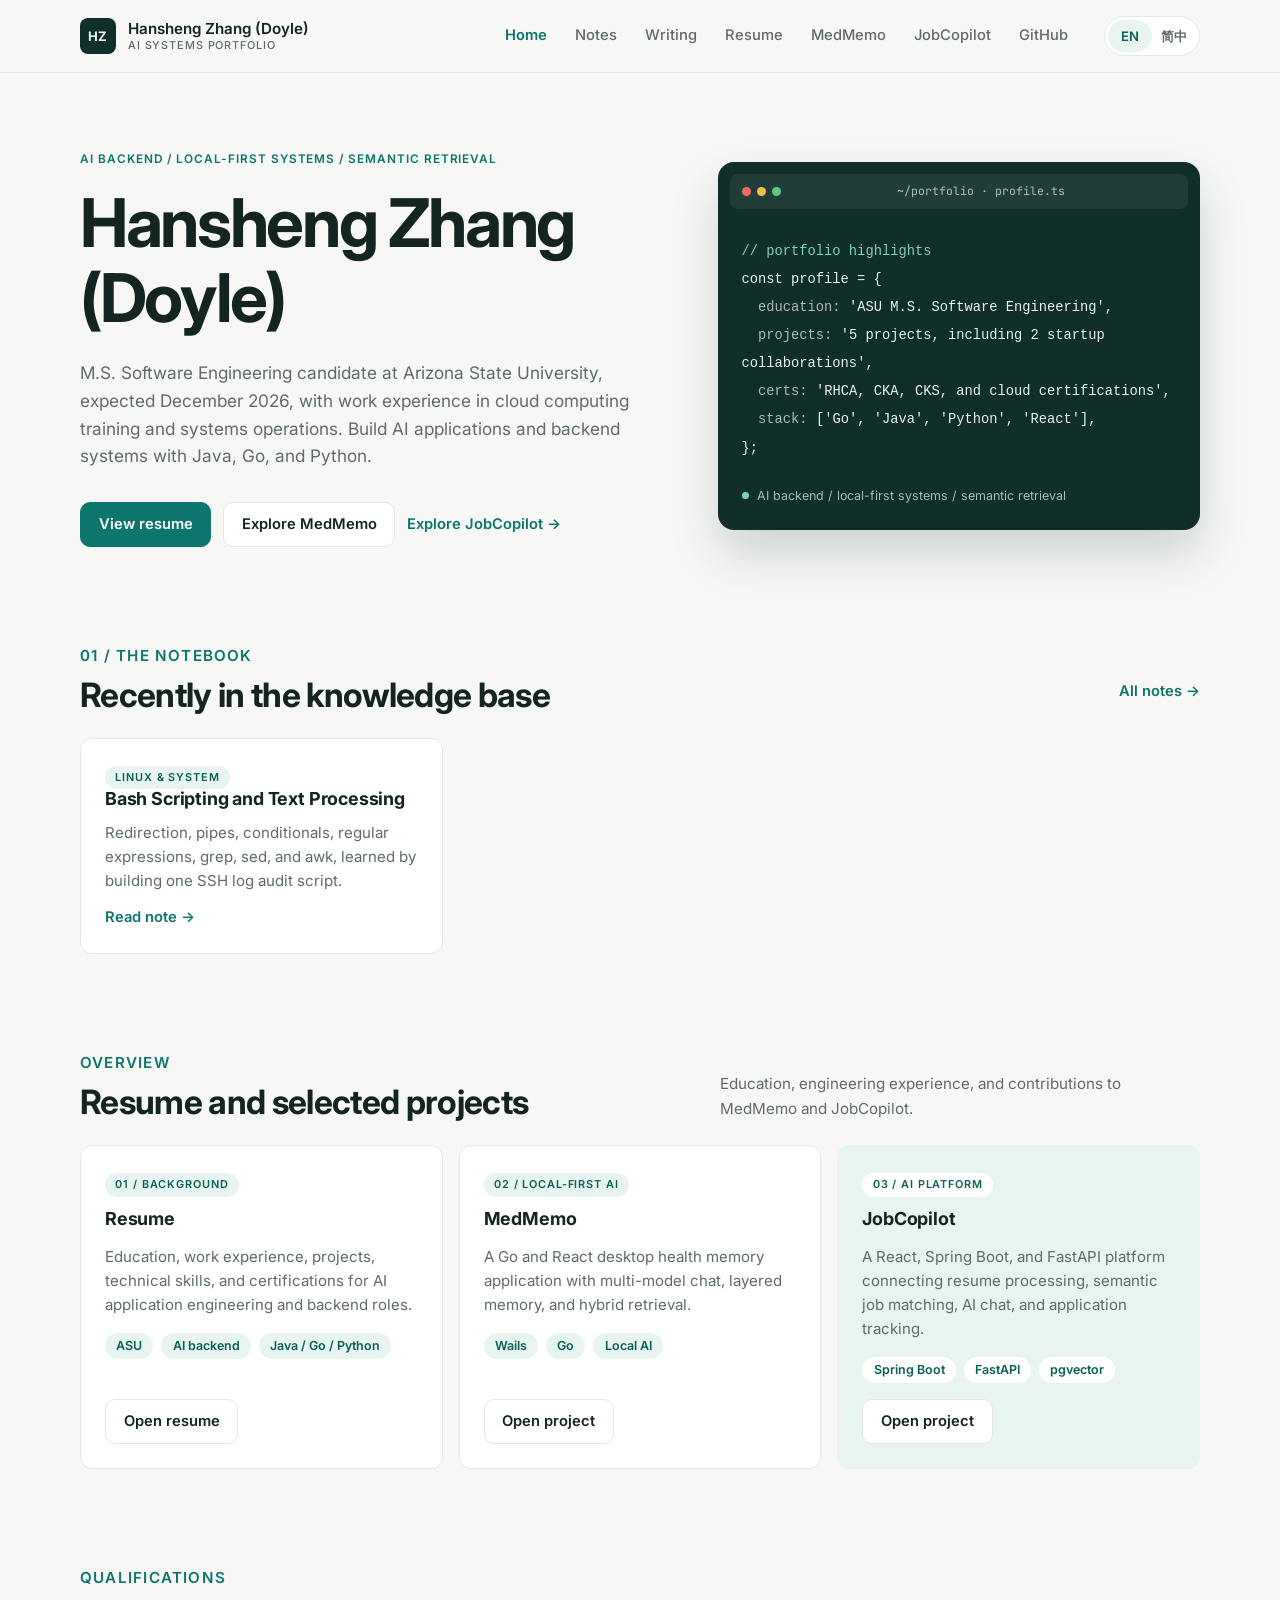
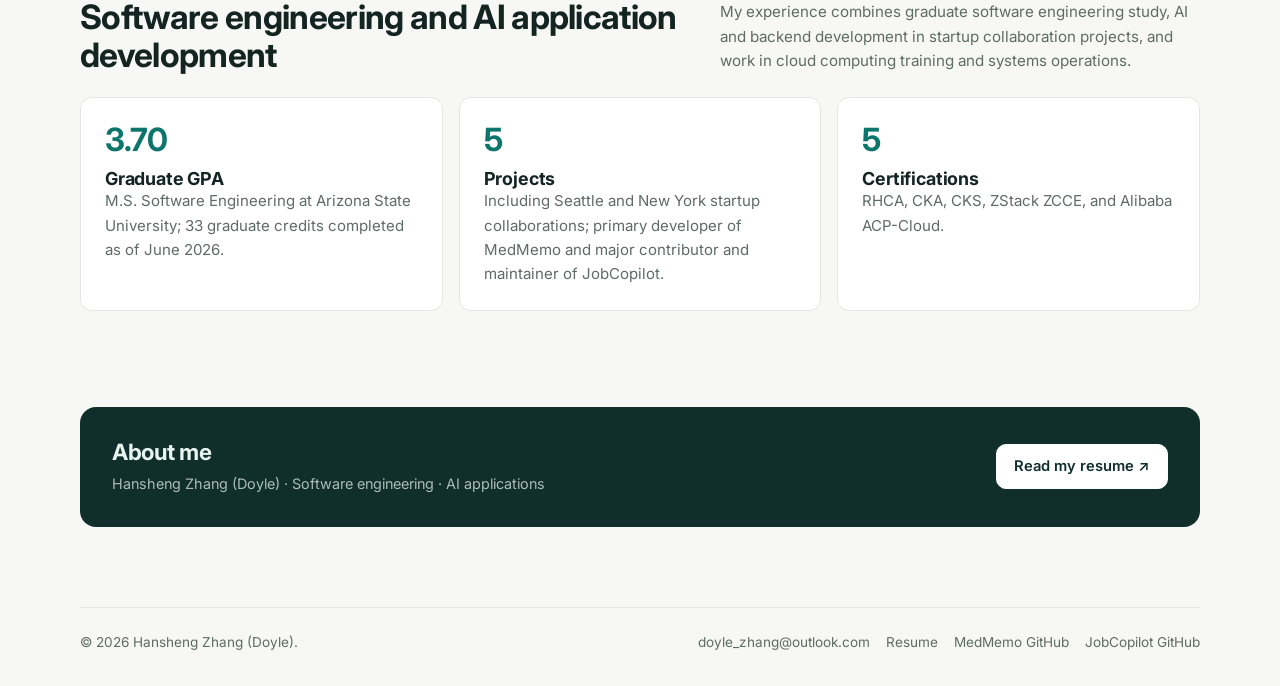
<file: index.html>
<!doctype html>
<html lang="en">
  <head>
    <meta charset="utf-8">
    <meta name="viewport" content="width=device-width, initial-scale=1">
    <meta name="description" content="Hansheng Zhang (Doyle) portfolio for AI backend, local-first AI systems, and semantic retrieval projects." data-i18n-attr="content:meta.index.description">
    <title data-i18n="meta.index.title">Hansheng Zhang (Doyle) | AI Backend Portfolio</title>
    <link rel="preconnect" href="https://fonts.googleapis.com">
    <link rel="preconnect" href="https://fonts.gstatic.com" crossorigin>
    <link href="https://fonts.googleapis.com/css2?family=Inter:wght@400;500;600;700&amp;family=JetBrains+Mono:wght@400;500&amp;display=swap" rel="stylesheet">
    <link rel="stylesheet" href="./styles.css">
    <script src="./script.js" defer></script>
  </head>
  <body>
    <a class="skip-link" href="#main" data-i18n="common.skip">Skip to content</a>
    <header class="site-header">
      <div class="nav-wrap">
        <a class="brand" href="./index.html" aria-label="Hansheng Zhang (Doyle) home" data-i18n-attr="aria-label:common.homeAria">
          <span class="brand-mark">HZ</span>
          <span class="brand-name">
            <span data-i18n="common.name">Hansheng Zhang (Doyle)</span>
            <small data-i18n="common.siteDescription">AI systems portfolio</small>
          </span>
        </a>
        <button class="nav-toggle" type="button" aria-expanded="false" aria-controls="nav-menu" aria-label="Toggle menu" data-i18n-attr="aria-label:common.menuToggle">
          <span class="nav-toggle-bars" aria-hidden="true"></span>
        </button>
        <div class="nav-menu" id="nav-menu">
          <nav class="site-nav" aria-label="Primary navigation" data-i18n-attr="aria-label:common.navAria">
            <a data-nav href="index.html" data-i18n="common.navHome">Home</a>
            <a data-nav data-nav-section="notes" href="notes.html" data-i18n="common.navNotes">Notes</a>
            <a data-nav data-nav-section="writing" href="writing.html" data-i18n="common.navWriting">Writing</a>
            <a data-nav href="resume.html" data-i18n="common.navResume">Resume</a>
            <a data-nav href="medmemo.html" data-i18n="common.navMedMemo">MedMemo</a>
            <a data-nav href="jobcopilot.html" data-i18n="common.navJobCopilot">JobCopilot</a>
            <a href="https://github.com/hzhan516" target="_blank" rel="noreferrer" data-i18n="common.navGitHub">GitHub</a>
          </nav>
          <div class="lang-switcher" aria-label="Language selector" data-i18n-attr="aria-label:common.languageSelector">
            <button type="button" data-lang-option="en" data-i18n="common.languageEnglish">EN</button>
            <button type="button" data-lang-option="zh-CN" data-i18n="common.languageChinese">简中</button>
          </div>
        </div>
      </div>
    </header>

    <main id="main">
      <section class="hero">
        <div class="container hero-grid">
          <div class="hero-copy">
            <p class="eyebrow" data-i18n="index.heroEyebrow">AI backend / local-first systems / semantic retrieval</p>
            <h1 data-i18n="index.heroTitle">Hansheng Zhang (Doyle)</h1>
            <p class="lead" data-i18n="index.heroLead">
              M.S. Software Engineering candidate at Arizona State University, expected December 2026, with work experience in cloud computing training and systems operations. Build AI applications and backend systems with Java, Go, and Python.
            </p>
            <div class="hero-actions" aria-label="Key portfolio routes" data-i18n-attr="aria-label:index.routesAria">
              <a class="button" href="./resume.html" data-i18n="index.viewResume">View resume</a>
              <a class="button secondary" href="./medmemo.html" data-i18n="index.exploreMedMemo">Explore MedMemo</a>
              <a class="text-link" href="./jobcopilot.html" data-i18n="index.exploreJobCopilot">Explore JobCopilot →</a>
            </div>
          </div>
          <div class="code-window" aria-label="Portfolio highlights" data-i18n-attr="aria-label:index.highlightsAria">
            <div class="code-window-bar" aria-hidden="true">
              <span></span><span></span><span></span>
              <small>~/portfolio · profile.ts</small>
            </div>
<pre><code><span class="code-comment">// <span data-i18n="index.codeComment">portfolio highlights</span></span>
const profile = {
  <span class="code-key">education:</span> '<span data-i18n="index.signalEducation">ASU M.S. Software Engineering</span>',
  <span class="code-key">projects:</span> '<span data-i18n="index.signalProjects">5 projects, including 2 startup collaborations</span>',
  <span class="code-key">certs:</span> '<span data-i18n="index.signalCerts">RHCA, CKA, CKS, and cloud certifications</span>',
  <span class="code-key">stack:</span> ['Go', 'Java', 'Python', 'React'],
};</code></pre>
            <p class="code-status" data-i18n="index.heroEyebrow">AI backend / local-first systems / semantic retrieval</p>
          </div>
        </div>
      </section>

      <section class="section">
        <div class="container">
          <div class="section-header">
            <div>
              <p class="eyebrow" data-i18n="index.notebookEyebrow">01 / The notebook</p>
              <h2 data-i18n="index.notebookTitle">Recently in the knowledge base</h2>
            </div>
            <a class="text-link" href="./notes.html" data-i18n="index.notebookAll">All notes →</a>
          </div>
          <div class="route-grid" data-notes-list>
            <article class="route-card post-card">
              <div>
                <p class="eyebrow" data-i18n="notes.cat_linux">Linux & System</p>
                <h3 data-i18n="notes.bashTitle">Bash Scripting and Text Processing</h3>
              </div>
              <p data-i18n="notes.bashSummary">Redirection, pipes, conditionals, regular expressions, grep, sed, and awk, learned by building one SSH log audit script.</p>
              <a class="text-link" href="./notes/bash-scripting-text-processing.html" data-i18n="notes.readNote" data-i18n-attr="href:notes.bashHref">Read note →</a>
            </article>
          </div>
        </div>
      </section>

      <section class="section">
        <div class="container">
          <div class="section-header">
            <div>
              <p class="eyebrow" data-i18n="index.routeEyebrow">Overview</p>
              <h2 data-i18n="index.routeTitle">Resume and selected projects</h2>
            </div>
            <p data-i18n="index.routeIntro">
              Education, engineering experience, and contributions to MedMemo and JobCopilot.
            </p>
          </div>
          <div class="route-grid">
            <article class="route-card">
              <div>
                <p class="eyebrow" data-i18n="index.resumeEyebrow">01 / Background</p>
                <h3 data-i18n="index.resumeTitle">Resume</h3>
              </div>
              <p data-i18n="index.resumeBody">
                Education, work experience, projects, technical skills, and certifications for AI application engineering and backend roles.
              </p>
              <div class="tag-row" aria-label="Resume topics" data-i18n-attr="aria-label:index.resumeTopics">
                <span class="tag" data-i18n="index.tagAsu">ASU</span>
                <span class="tag" data-i18n="index.tagAiBackend">AI backend</span>
                <span class="tag" data-i18n="index.tagLanguages">Java / Go / Python</span>
              </div>
              <a class="button secondary" href="./resume.html" data-i18n="index.openResume">Open resume</a>
            </article>

            <article class="route-card">
              <div>
                <p class="eyebrow" data-i18n="index.medmemoEyebrow">02 / Local-first AI</p>
                <h3>MedMemo</h3>
              </div>
              <p data-i18n="index.medmemoBody">
                A Go and React desktop health memory application with multi-model chat, layered memory, and hybrid retrieval.
              </p>
              <div class="tag-row" aria-label="MedMemo topics" data-i18n-attr="aria-label:index.medmemoTopics">
                <span class="tag" data-i18n="index.tagWails">Wails</span>
                <span class="tag" data-i18n="index.tagGo">Go</span>
                <span class="tag" data-i18n="index.tagLocalAi">Local AI</span>
              </div>
              <a class="button secondary" href="./medmemo.html" data-i18n="index.openProject">Open project</a>
            </article>

            <article class="route-card">
              <div>
                <p class="eyebrow" data-i18n="index.jobcopilotEyebrow">03 / AI platform</p>
                <h3>JobCopilot</h3>
              </div>
              <p data-i18n="index.jobcopilotBody">
                A React, Spring Boot, and FastAPI platform connecting resume processing, semantic job matching, AI chat, and application tracking.
              </p>
              <div class="tag-row" aria-label="JobCopilot topics" data-i18n-attr="aria-label:index.jobcopilotTopics">
                <span class="tag" data-i18n="index.tagSpring">Spring Boot</span>
                <span class="tag" data-i18n="index.tagFastapi">FastAPI</span>
                <span class="tag" data-i18n="index.tagPgvector">pgvector</span>
              </div>
              <a class="button secondary" href="./jobcopilot.html" data-i18n="index.openProject">Open project</a>
            </article>
          </div>
        </div>
      </section>

      <section class="section">
        <div class="container">
          <div class="section-header">
            <div>
              <p class="eyebrow" data-i18n="index.proofEyebrow">Qualifications</p>
              <h2 data-i18n="index.proofTitle">Software engineering and AI application development</h2>
            </div>
            <p data-i18n="index.proofIntro">
              My experience combines graduate software engineering study, AI and backend development in startup collaboration projects, and work in cloud computing training and systems operations.
            </p>
          </div>
          <div class="proof-grid">
            <article class="proof-item">
              <span class="proof-number">3.70</span>
              <h3 data-i18n="index.gpaTitle">Graduate GPA</h3>
              <p data-i18n="index.gpaBody">M.S. Software Engineering at Arizona State University; 33 graduate credits completed as of June 2026.</p>
            </article>
            <article class="proof-item">
              <span class="proof-number">5</span>
              <h3 data-i18n="index.flagshipTitle">Projects</h3>
              <p data-i18n="index.flagshipBody">Including Seattle and New York startup collaborations; primary developer of MedMemo and major contributor and maintainer of JobCopilot.</p>
            </article>
            <article class="proof-item">
              <span class="proof-number">5</span>
              <h3 data-i18n="index.certTitle">Certifications</h3>
              <p data-i18n="index.certBody">RHCA, CKA, CKS, ZStack ZCCE, and Alibaba ACP-Cloud.</p>
            </article>
          </div>
        </div>
      </section>

      <section class="section">
        <div class="container about-banner">
          <div>
            <h2 data-i18n="index.aboutTitle">About me</h2>
            <p data-i18n="index.aboutBody">Hansheng Zhang (Doyle) · Software engineering · AI applications</p>
          </div>
          <a class="button" href="./resume.html" data-i18n="index.aboutCta">Read my resume ↗</a>
        </div>
      </section>
    </main>

    <footer class="site-footer">
      <div class="container footer-wrap">
        <p>&copy; <span data-year></span> <span data-i18n="common.name">Hansheng Zhang (Doyle)</span>.</p>
        <div class="footer-links">
          <a href="mailto:doyle_zhang@outlook.com" data-i18n="common.footerEmail">doyle_zhang@outlook.com</a>
          <a href="./resume.html" data-i18n="common.footerResume">Resume</a>
          <a href="https://github.com/hzhan516/medmemo" target="_blank" rel="noreferrer" data-i18n="common.footerMedMemoGitHub">MedMemo GitHub</a>
          <a href="https://github.com/hzhan516/JobCopilot" target="_blank" rel="noreferrer" data-i18n="common.footerJobCopilotGitHub">JobCopilot GitHub</a>
        </div>
      </div>
    </footer>
  </body>
</html>
</file>
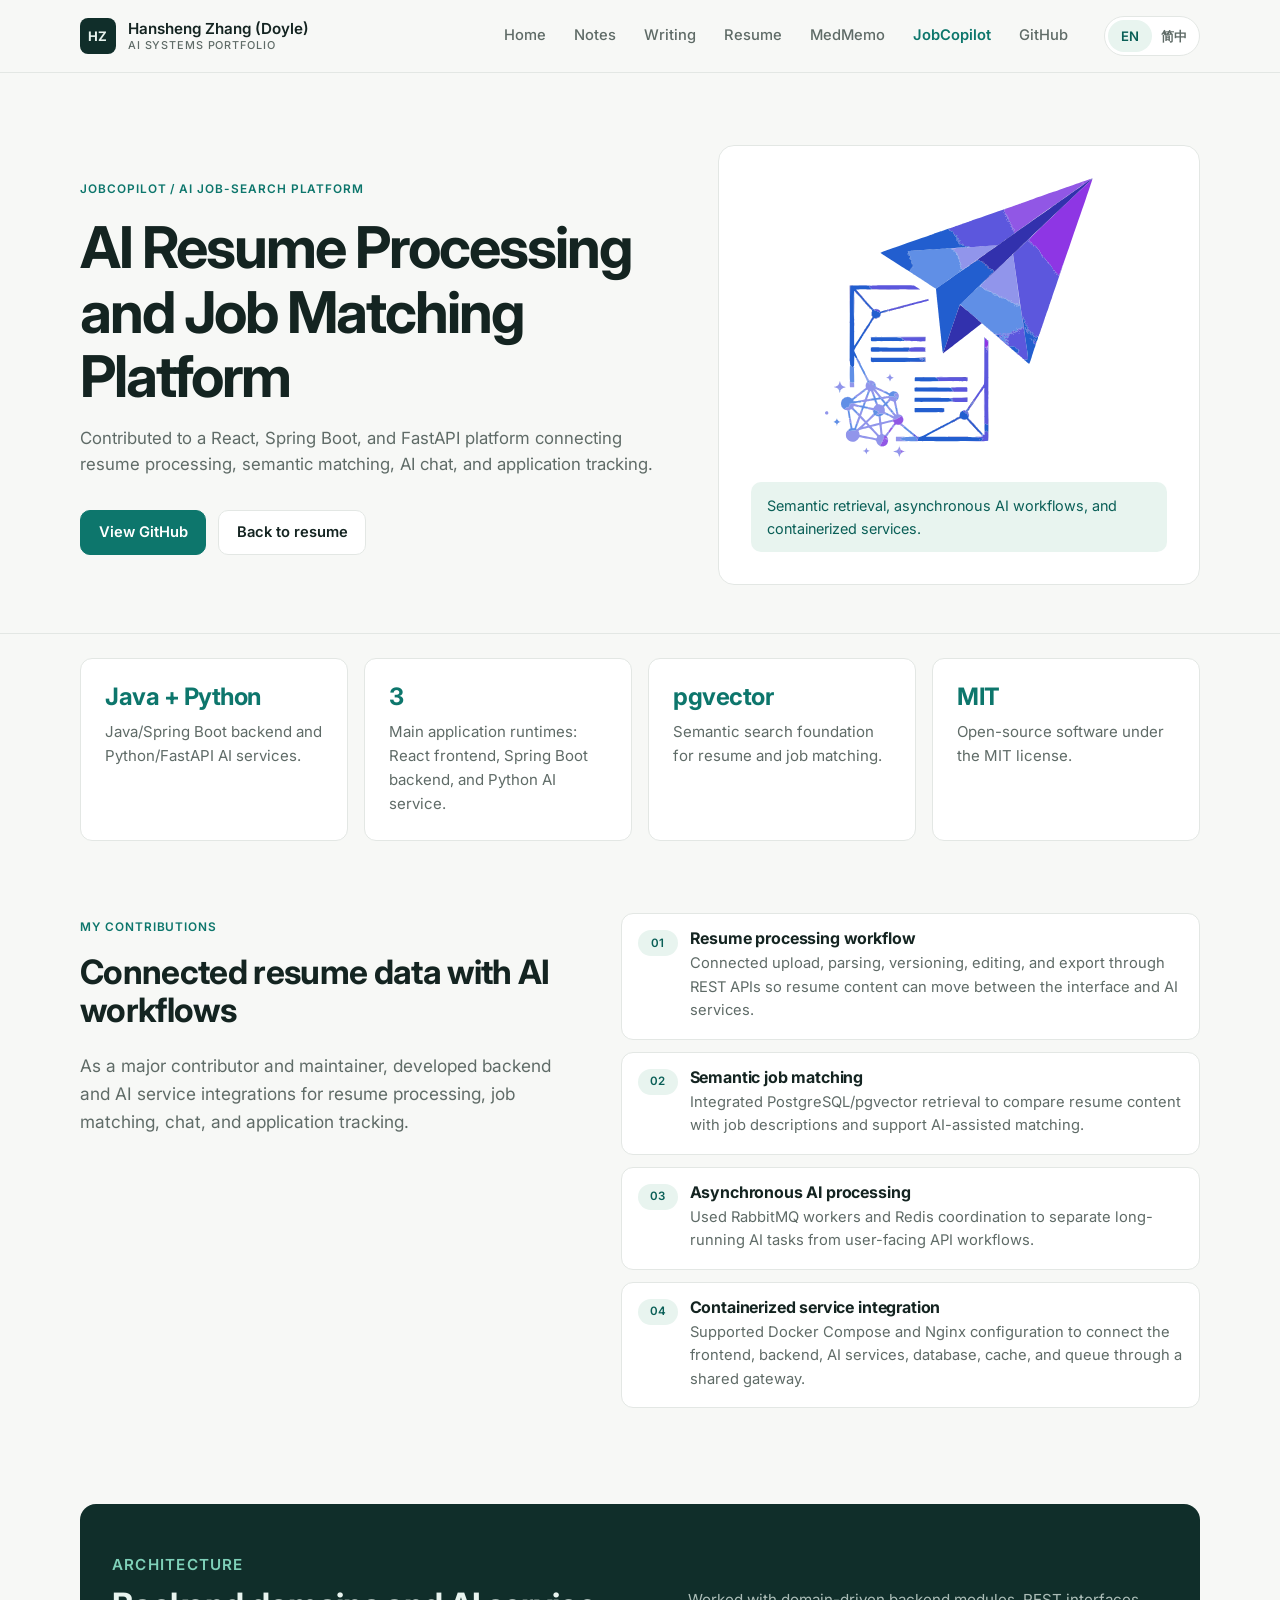
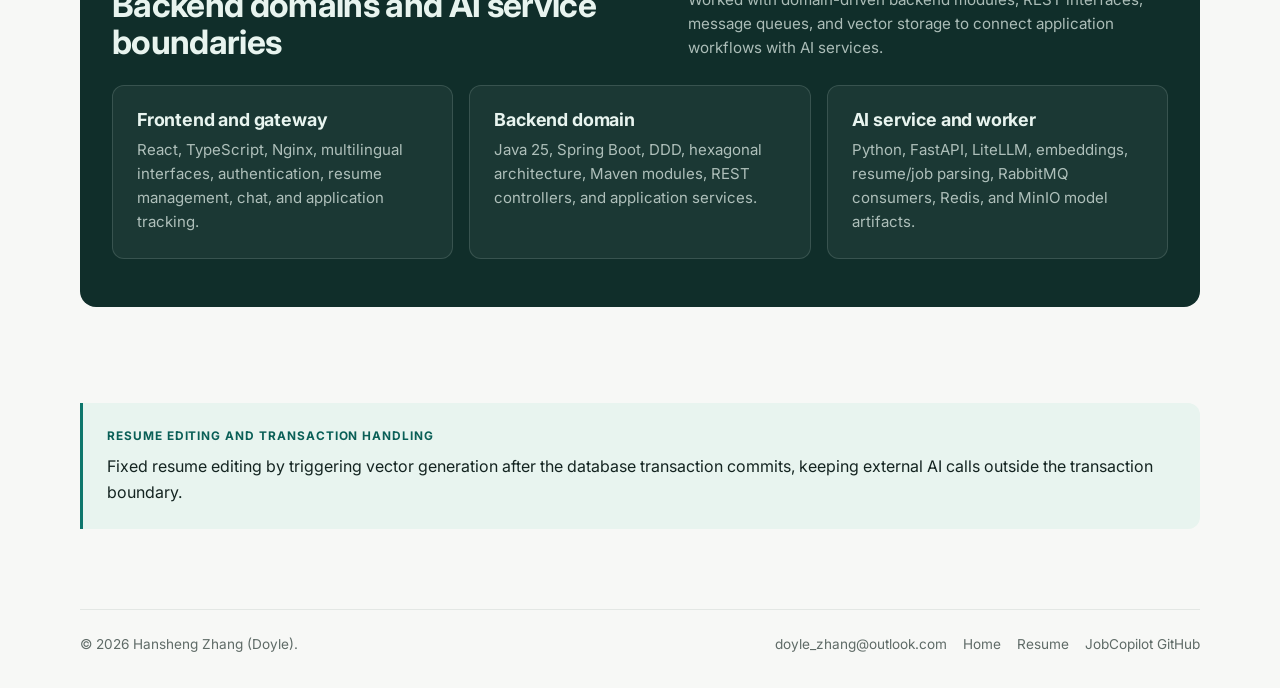
<file: jobcopilot.html>
<!doctype html>
<html lang="en">
  <head>
    <meta charset="utf-8">
    <meta name="viewport" content="width=device-width, initial-scale=1">
    <meta name="description" content="JobCopilot project page: an AI-powered job-search platform by Hansheng Zhang (Doyle)." data-i18n-attr="content:meta.jobcopilot.description">
    <title data-i18n="meta.jobcopilot.title">JobCopilot | Hansheng Zhang (Doyle)</title>
    <link rel="preconnect" href="https://fonts.googleapis.com">
    <link rel="preconnect" href="https://fonts.gstatic.com" crossorigin>
    <link href="https://fonts.googleapis.com/css2?family=Inter:wght@400;500;600;700&amp;family=JetBrains+Mono:wght@400;500&amp;display=swap" rel="stylesheet">
    <link rel="stylesheet" href="./styles.css">
    <script src="./script.js" defer></script>
  </head>
  <body>
    <a class="skip-link" href="#main" data-i18n="common.skip">Skip to content</a>
    <header class="site-header">
      <div class="nav-wrap">
        <a class="brand" href="./index.html" aria-label="Hansheng Zhang (Doyle) home" data-i18n-attr="aria-label:common.homeAria">
          <span class="brand-mark">HZ</span>
          <span class="brand-name">
            <span data-i18n="common.name">Hansheng Zhang (Doyle)</span>
            <small data-i18n="common.siteDescription">AI systems portfolio</small>
          </span>
        </a>
        <button class="nav-toggle" type="button" aria-expanded="false" aria-controls="nav-menu" aria-label="Toggle menu" data-i18n-attr="aria-label:common.menuToggle">
          <span class="nav-toggle-bars" aria-hidden="true"></span>
        </button>
        <div class="nav-menu" id="nav-menu">
          <nav class="site-nav" aria-label="Primary navigation" data-i18n-attr="aria-label:common.navAria">
            <a data-nav href="index.html" data-i18n="common.navHome">Home</a>
            <a data-nav data-nav-section="notes" href="notes.html" data-i18n="common.navNotes">Notes</a>
            <a data-nav data-nav-section="writing" href="writing.html" data-i18n="common.navWriting">Writing</a>
            <a data-nav href="resume.html" data-i18n="common.navResume">Resume</a>
            <a data-nav href="medmemo.html" data-i18n="common.navMedMemo">MedMemo</a>
            <a data-nav href="jobcopilot.html" data-i18n="common.navJobCopilot">JobCopilot</a>
            <a href="https://github.com/hzhan516" target="_blank" rel="noreferrer" data-i18n="common.navGitHub">GitHub</a>
          </nav>
          <div class="lang-switcher" aria-label="Language selector" data-i18n-attr="aria-label:common.languageSelector">
            <button type="button" data-lang-option="en" data-i18n="common.languageEnglish">EN</button>
            <button type="button" data-lang-option="zh-CN" data-i18n="common.languageChinese">简中</button>
          </div>
        </div>
      </div>
    </header>

    <main id="main">
      <section class="page-hero">
        <div class="container project-hero-grid">
          <div>
            <p class="eyebrow" data-i18n="jobcopilot.eyebrow">JobCopilot / AI job-search platform</p>
            <h1 class="page-title" data-i18n="jobcopilot.title">AI Resume Processing and Job Matching Platform</h1>
            <p class="page-kicker" data-i18n="jobcopilot.kicker">
              Contributed to a React, Spring Boot, and FastAPI platform connecting resume processing, semantic matching, AI chat, and application tracking.
            </p>
            <div class="inline-actions">
              <a class="button" href="https://github.com/hzhan516/JobCopilot" target="_blank" rel="noreferrer" data-i18n="jobcopilot.viewGithub">View GitHub</a>
              <a class="button secondary" href="./resume.html" data-i18n="jobcopilot.backResume">Back to resume</a>
            </div>
          </div>
          <div class="project-visual">
            <img src="./assets/jobcopilot-mark.svg" alt="JobCopilot project mark" data-i18n-attr="alt:jobcopilot.markAlt">
            <p class="caption" data-i18n="jobcopilot.caption">
              Semantic retrieval, asynchronous AI workflows, and containerized services.
            </p>
          </div>
        </div>
      </section>

      <section class="section compact">
        <div class="container metrics-grid" aria-label="JobCopilot quick facts" data-i18n-attr="aria-label:jobcopilot.factsAria">
          <article class="metric-item">
            <strong>Java + Python</strong>
            <p data-i18n="jobcopilot.stackBody">Java/Spring Boot backend and Python/FastAPI AI services.</p>
          </article>
          <article class="metric-item">
            <strong>3</strong>
            <p data-i18n="jobcopilot.runtimeBody">Main application runtimes: React frontend, Spring Boot backend, and Python AI service.</p>
          </article>
          <article class="metric-item">
            <strong>pgvector</strong>
            <p data-i18n="jobcopilot.vectorBody">Semantic search foundation for resume and job matching.</p>
          </article>
          <article class="metric-item">
            <strong>MIT</strong>
            <p data-i18n="jobcopilot.licenseBody">Open-source software under the MIT license.</p>
          </article>
        </div>
      </section>

      <section class="section">
        <div class="container split-section">
          <div>
            <p class="eyebrow" data-i18n="jobcopilot.takeawayEyebrow">My Contributions</p>
            <h2 data-i18n="jobcopilot.takeawayTitle">Connected resume data with AI workflows</h2>
            <p class="lead" data-i18n="jobcopilot.takeawayBody">
              As a major contributor and maintainer, developed backend and AI service integrations for resume processing, job matching, chat, and application tracking.
            </p>
          </div>
          <ul class="feature-list">
            <li>
              <div>
                <h3 data-i18n="jobcopilot.feature1Title">Resume processing workflow</h3>
                <p data-i18n="jobcopilot.feature1Body">Connected upload, parsing, versioning, editing, and export through REST APIs so resume content can move between the interface and AI services.</p>
              </div>
            </li>
            <li>
              <div>
                <h3 data-i18n="jobcopilot.feature2Title">Semantic job matching</h3>
                <p data-i18n="jobcopilot.feature2Body">Integrated PostgreSQL/pgvector retrieval to compare resume content with job descriptions and support AI-assisted matching.</p>
              </div>
            </li>
            <li>
              <div>
                <h3 data-i18n="jobcopilot.feature3Title">Asynchronous AI processing</h3>
                <p data-i18n="jobcopilot.feature3Body">Used RabbitMQ workers and Redis coordination to separate long-running AI tasks from user-facing API workflows.</p>
              </div>
            </li>
            <li>
              <div>
                <h3 data-i18n="jobcopilot.feature4Title">Containerized service integration</h3>
                <p data-i18n="jobcopilot.feature4Body">Supported Docker Compose and Nginx configuration to connect the frontend, backend, AI services, database, cache, and queue through a shared gateway.</p>
              </div>
            </li>
          </ul>
        </div>
      </section>

      <section class="section proof-band">
        <div class="container">
          <div class="section-header">
            <div>
              <p class="eyebrow" data-i18n="jobcopilot.proofEyebrow">Architecture</p>
              <h2 data-i18n="jobcopilot.proofTitle">Backend domains and AI service boundaries</h2>
            </div>
            <p data-i18n="jobcopilot.proofIntro">
              Worked with domain-driven backend modules, REST interfaces, message queues, and vector storage to connect application workflows with AI services.
            </p>
          </div>
          <div class="stack-grid">
            <article class="stack-item">
              <h3 data-i18n="jobcopilot.stack1Title">Frontend and gateway</h3>
              <p data-i18n="jobcopilot.stack1Body">React, TypeScript, Nginx, multilingual interfaces, authentication, resume management, chat, and application tracking.</p>
            </article>
            <article class="stack-item">
              <h3 data-i18n="jobcopilot.stack2Title">Backend domain</h3>
              <p data-i18n="jobcopilot.stack2Body">Java 25, Spring Boot, DDD, hexagonal architecture, Maven modules, REST controllers, and application services.</p>
            </article>
            <article class="stack-item">
              <h3 data-i18n="jobcopilot.stack3Title">AI service and worker</h3>
              <p data-i18n="jobcopilot.stack3Body">Python, FastAPI, LiteLLM, embeddings, resume/job parsing, RabbitMQ consumers, Redis, and MinIO model artifacts.</p>
            </article>
          </div>
        </div>
      </section>

      <section class="section">
        <div class="container">
          <div class="notice">
            <strong data-i18n="jobcopilot.resultTitle">Resume Editing and Transaction Handling</strong>
            <p data-i18n="jobcopilot.resultBody">
              Fixed resume editing by triggering vector generation after the database transaction commits, keeping external AI calls outside the transaction boundary.
            </p>
          </div>
        </div>
      </section>
    </main>

    <footer class="site-footer">
      <div class="container footer-wrap">
        <p>&copy; <span data-year></span> <span data-i18n="common.name">Hansheng Zhang (Doyle)</span>.</p>
        <div class="footer-links">
          <a href="mailto:doyle_zhang@outlook.com" data-i18n="common.footerEmail">doyle_zhang@outlook.com</a>
          <a href="./index.html" data-i18n="common.footerHome">Home</a>
          <a href="./resume.html" data-i18n="common.footerResume">Resume</a>
          <a href="https://github.com/hzhan516/JobCopilot" target="_blank" rel="noreferrer" data-i18n="common.footerJobCopilotGitHub">JobCopilot GitHub</a>
        </div>
      </div>
    </footer>
  </body>
</html>
</file>
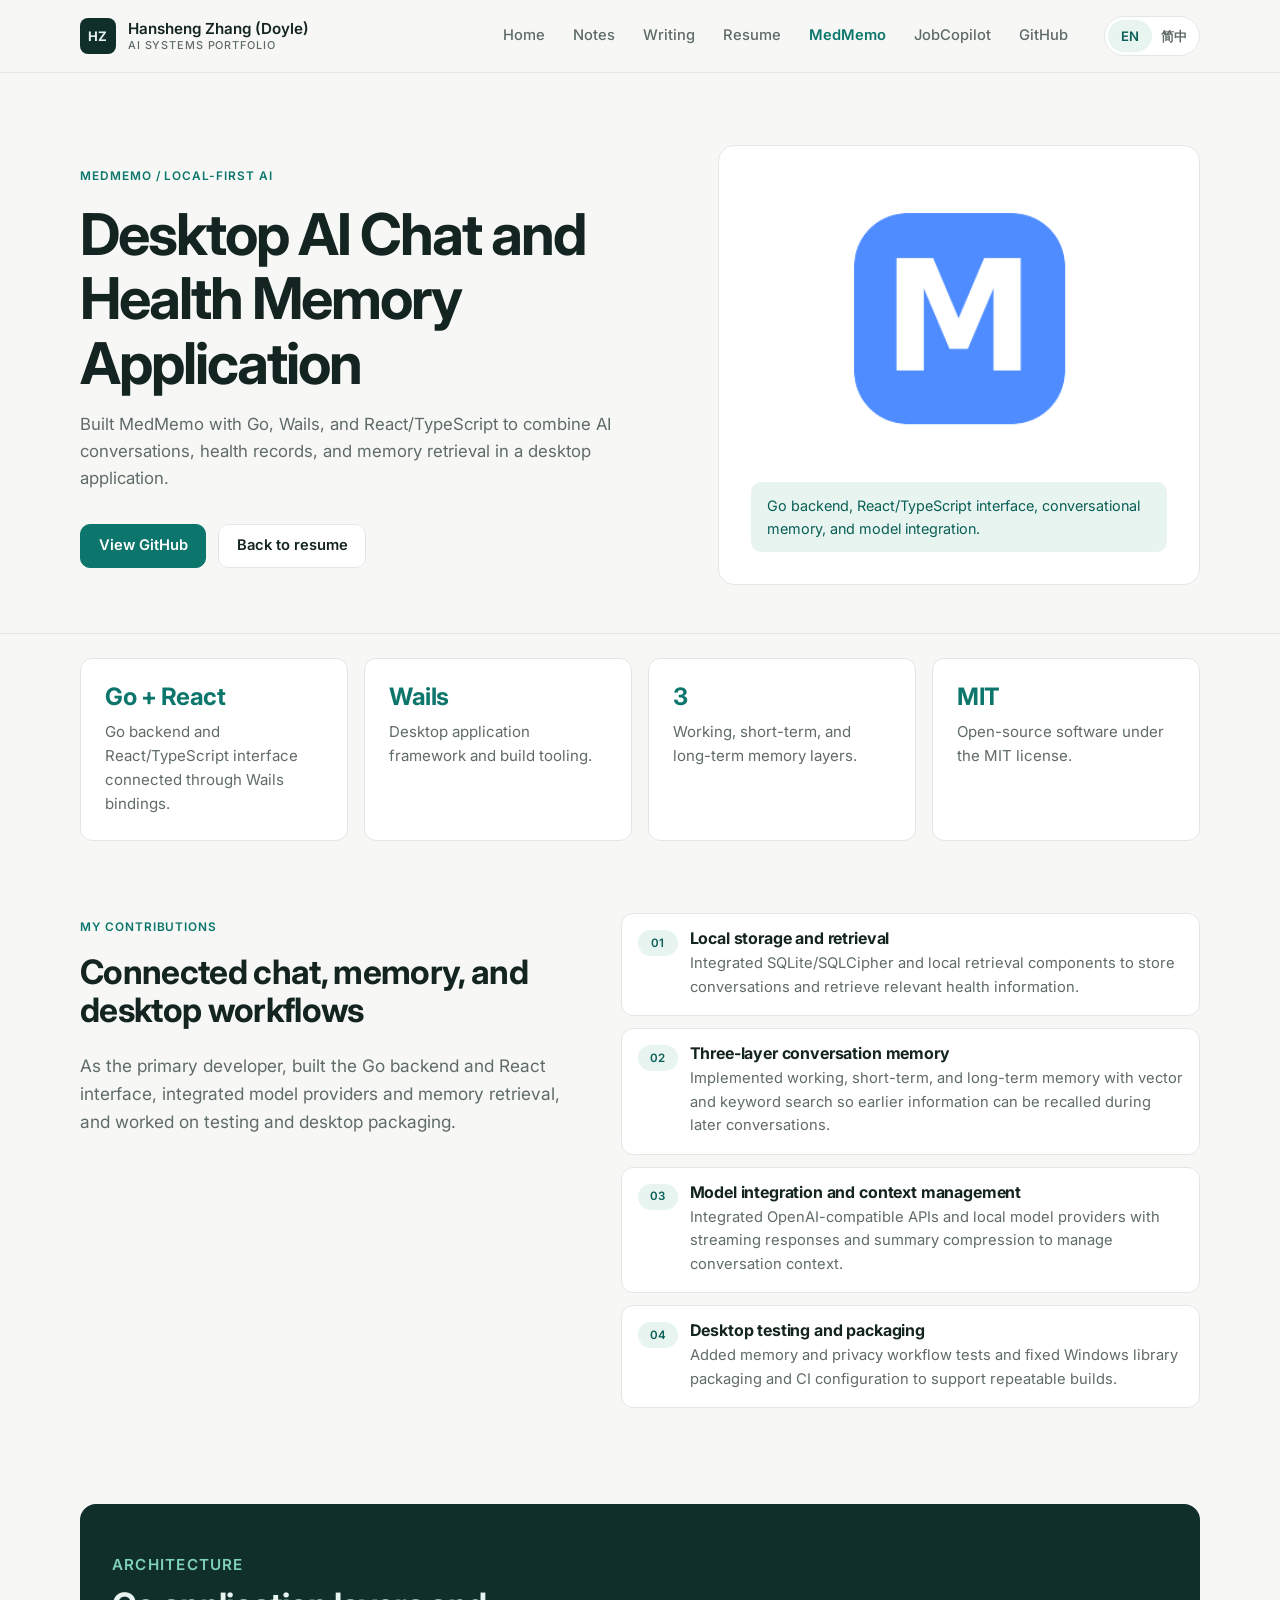
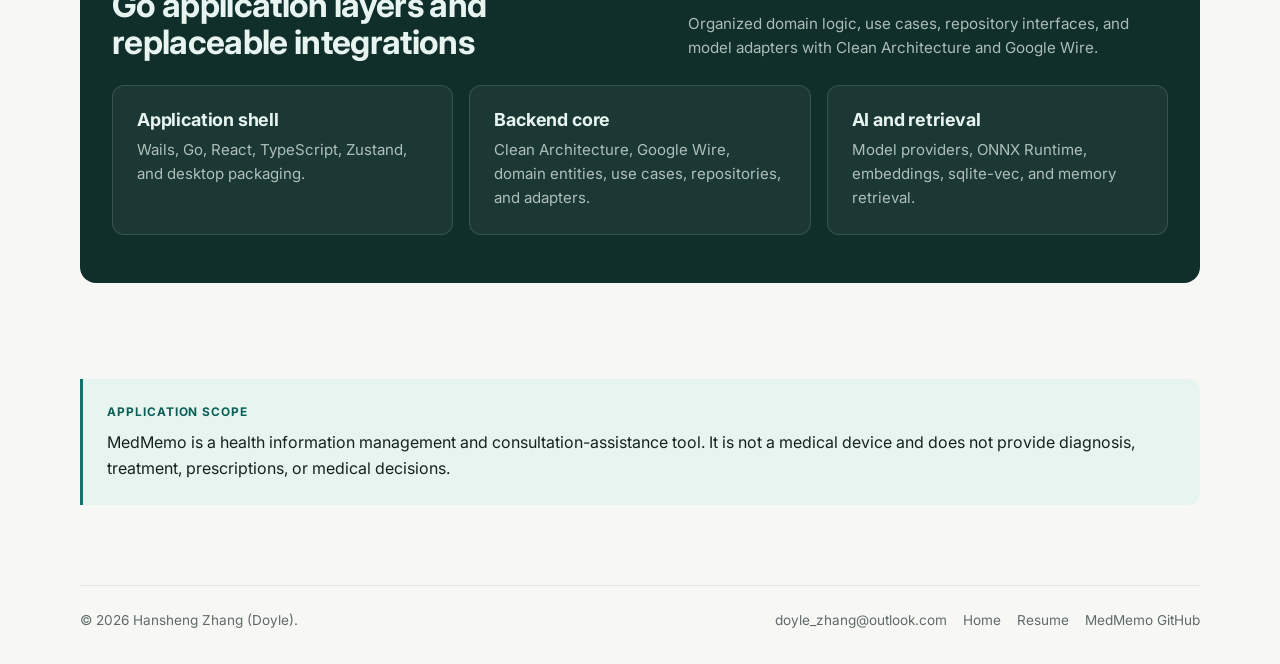
<file: medmemo.html>
<!doctype html>
<html lang="en">
  <head>
    <meta charset="utf-8">
    <meta name="viewport" content="width=device-width, initial-scale=1">
    <meta name="description" content="MedMemo project page: a privacy-first local health memory assistant by Hansheng Zhang (Doyle)." data-i18n-attr="content:meta.medmemo.description">
    <title data-i18n="meta.medmemo.title">MedMemo | Hansheng Zhang (Doyle)</title>
    <link rel="preconnect" href="https://fonts.googleapis.com">
    <link rel="preconnect" href="https://fonts.gstatic.com" crossorigin>
    <link href="https://fonts.googleapis.com/css2?family=Inter:wght@400;500;600;700&amp;family=JetBrains+Mono:wght@400;500&amp;display=swap" rel="stylesheet">
    <link rel="stylesheet" href="./styles.css">
    <script src="./script.js" defer></script>
  </head>
  <body>
    <a class="skip-link" href="#main" data-i18n="common.skip">Skip to content</a>
    <header class="site-header">
      <div class="nav-wrap">
        <a class="brand" href="./index.html" aria-label="Hansheng Zhang (Doyle) home" data-i18n-attr="aria-label:common.homeAria">
          <span class="brand-mark">HZ</span>
          <span class="brand-name">
            <span data-i18n="common.name">Hansheng Zhang (Doyle)</span>
            <small data-i18n="common.siteDescription">AI systems portfolio</small>
          </span>
        </a>
        <button class="nav-toggle" type="button" aria-expanded="false" aria-controls="nav-menu" aria-label="Toggle menu" data-i18n-attr="aria-label:common.menuToggle">
          <span class="nav-toggle-bars" aria-hidden="true"></span>
        </button>
        <div class="nav-menu" id="nav-menu">
          <nav class="site-nav" aria-label="Primary navigation" data-i18n-attr="aria-label:common.navAria">
            <a data-nav href="index.html" data-i18n="common.navHome">Home</a>
            <a data-nav data-nav-section="notes" href="notes.html" data-i18n="common.navNotes">Notes</a>
            <a data-nav data-nav-section="writing" href="writing.html" data-i18n="common.navWriting">Writing</a>
            <a data-nav href="resume.html" data-i18n="common.navResume">Resume</a>
            <a data-nav href="medmemo.html" data-i18n="common.navMedMemo">MedMemo</a>
            <a data-nav href="jobcopilot.html" data-i18n="common.navJobCopilot">JobCopilot</a>
            <a href="https://github.com/hzhan516" target="_blank" rel="noreferrer" data-i18n="common.navGitHub">GitHub</a>
          </nav>
          <div class="lang-switcher" aria-label="Language selector" data-i18n-attr="aria-label:common.languageSelector">
            <button type="button" data-lang-option="en" data-i18n="common.languageEnglish">EN</button>
            <button type="button" data-lang-option="zh-CN" data-i18n="common.languageChinese">简中</button>
          </div>
        </div>
      </div>
    </header>

    <main id="main">
      <section class="page-hero">
        <div class="container project-hero-grid">
          <div>
            <p class="eyebrow" data-i18n="medmemo.eyebrow">MedMemo / local-first AI</p>
            <h1 class="page-title" data-i18n="medmemo.title">Desktop AI Chat and Health Memory Application</h1>
            <p class="page-kicker" data-i18n="medmemo.kicker">
              Built MedMemo with Go, Wails, and React/TypeScript to combine AI conversations, health records, and memory retrieval in a desktop application.
            </p>
            <div class="inline-actions">
              <a class="button" href="https://github.com/hzhan516/medmemo" target="_blank" rel="noreferrer" data-i18n="medmemo.viewGithub">View GitHub</a>
              <a class="button secondary" href="./resume.html" data-i18n="medmemo.backResume">Back to resume</a>
            </div>
          </div>
          <div class="project-visual">
            <img src="./assets/medmemo-icon.png" alt="MedMemo app icon" data-i18n-attr="alt:medmemo.iconAlt">
            <p class="caption" data-i18n="medmemo.caption">
              Go backend, React/TypeScript interface, conversational memory, and model integration.
            </p>
          </div>
        </div>
      </section>

      <section class="section compact">
        <div class="container metrics-grid" aria-label="MedMemo quick facts" data-i18n-attr="aria-label:medmemo.factsAria">
          <article class="metric-item">
            <strong>Go + React</strong>
            <p data-i18n="medmemo.stackBody">Go backend and React/TypeScript interface connected through Wails bindings.</p>
          </article>
          <article class="metric-item">
            <strong>Wails</strong>
            <p data-i18n="medmemo.desktopBody">Desktop application framework and build tooling.</p>
          </article>
          <article class="metric-item">
            <strong>3</strong>
            <p data-i18n="medmemo.memoryBody">Working, short-term, and long-term memory layers.</p>
          </article>
          <article class="metric-item">
            <strong>MIT</strong>
            <p data-i18n="medmemo.licenseBody">Open-source software under the MIT license.</p>
          </article>
        </div>
      </section>

      <section class="section">
        <div class="container split-section">
          <div>
            <p class="eyebrow" data-i18n="medmemo.takeawayEyebrow">My Contributions</p>
            <h2 data-i18n="medmemo.takeawayTitle">Connected chat, memory, and desktop workflows</h2>
            <p class="lead" data-i18n="medmemo.takeawayBody">
              As the primary developer, built the Go backend and React interface, integrated model providers and memory retrieval, and worked on testing and desktop packaging.
            </p>
          </div>
          <ul class="feature-list">
            <li>
              <div>
                <h3 data-i18n="medmemo.feature1Title">Local storage and retrieval</h3>
                <p data-i18n="medmemo.feature1Body">Integrated SQLite/SQLCipher and local retrieval components to store conversations and retrieve relevant health information.</p>
              </div>
            </li>
            <li>
              <div>
                <h3 data-i18n="medmemo.feature2Title">Three-layer conversation memory</h3>
                <p data-i18n="medmemo.feature2Body">Implemented working, short-term, and long-term memory with vector and keyword search so earlier information can be recalled during later conversations.</p>
              </div>
            </li>
            <li>
              <div>
                <h3 data-i18n="medmemo.feature3Title">Model integration and context management</h3>
                <p data-i18n="medmemo.feature3Body">Integrated OpenAI-compatible APIs and local model providers with streaming responses and summary compression to manage conversation context.</p>
              </div>
            </li>
            <li>
              <div>
                <h3 data-i18n="medmemo.feature4Title">Desktop testing and packaging</h3>
                <p data-i18n="medmemo.feature4Body">Added memory and privacy workflow tests and fixed Windows library packaging and CI configuration to support repeatable builds.</p>
              </div>
            </li>
          </ul>
        </div>
      </section>

      <section class="section proof-band">
        <div class="container">
          <div class="section-header">
            <div>
              <p class="eyebrow" data-i18n="medmemo.proofEyebrow">Architecture</p>
              <h2 data-i18n="medmemo.proofTitle">Go application layers and replaceable integrations</h2>
            </div>
            <p data-i18n="medmemo.proofIntro">
              Organized domain logic, use cases, repository interfaces, and model adapters with Clean Architecture and Google Wire.
            </p>
          </div>
          <div class="stack-grid">
            <article class="stack-item">
              <h3 data-i18n="medmemo.stack1Title">Application shell</h3>
              <p data-i18n="medmemo.stack1Body">Wails, Go, React, TypeScript, Zustand, and desktop packaging.</p>
            </article>
            <article class="stack-item">
              <h3 data-i18n="medmemo.stack2Title">Backend core</h3>
              <p data-i18n="medmemo.stack2Body">Clean Architecture, Google Wire, domain entities, use cases, repositories, and adapters.</p>
            </article>
            <article class="stack-item">
              <h3 data-i18n="medmemo.stack3Title">AI and retrieval</h3>
              <p data-i18n="medmemo.stack3Body">Model providers, ONNX Runtime, embeddings, sqlite-vec, and memory retrieval.</p>
            </article>
          </div>
        </div>
      </section>

      <section class="section">
        <div class="container">
          <div class="notice">
            <strong data-i18n="medmemo.safetyTitle">Application Scope</strong>
            <p data-i18n="medmemo.safetyBody">
              MedMemo is a health information management and consultation-assistance tool. It is not a medical device and does not provide diagnosis, treatment, prescriptions, or medical decisions.
            </p>
          </div>
        </div>
      </section>
    </main>

    <footer class="site-footer">
      <div class="container footer-wrap">
        <p>&copy; <span data-year></span> <span data-i18n="common.name">Hansheng Zhang (Doyle)</span>.</p>
        <div class="footer-links">
          <a href="mailto:doyle_zhang@outlook.com" data-i18n="common.footerEmail">doyle_zhang@outlook.com</a>
          <a href="./index.html" data-i18n="common.footerHome">Home</a>
          <a href="./resume.html" data-i18n="common.footerResume">Resume</a>
          <a href="https://github.com/hzhan516/medmemo" target="_blank" rel="noreferrer" data-i18n="common.footerMedMemoGitHub">MedMemo GitHub</a>
        </div>
      </div>
    </footer>
  </body>
</html>
</file>
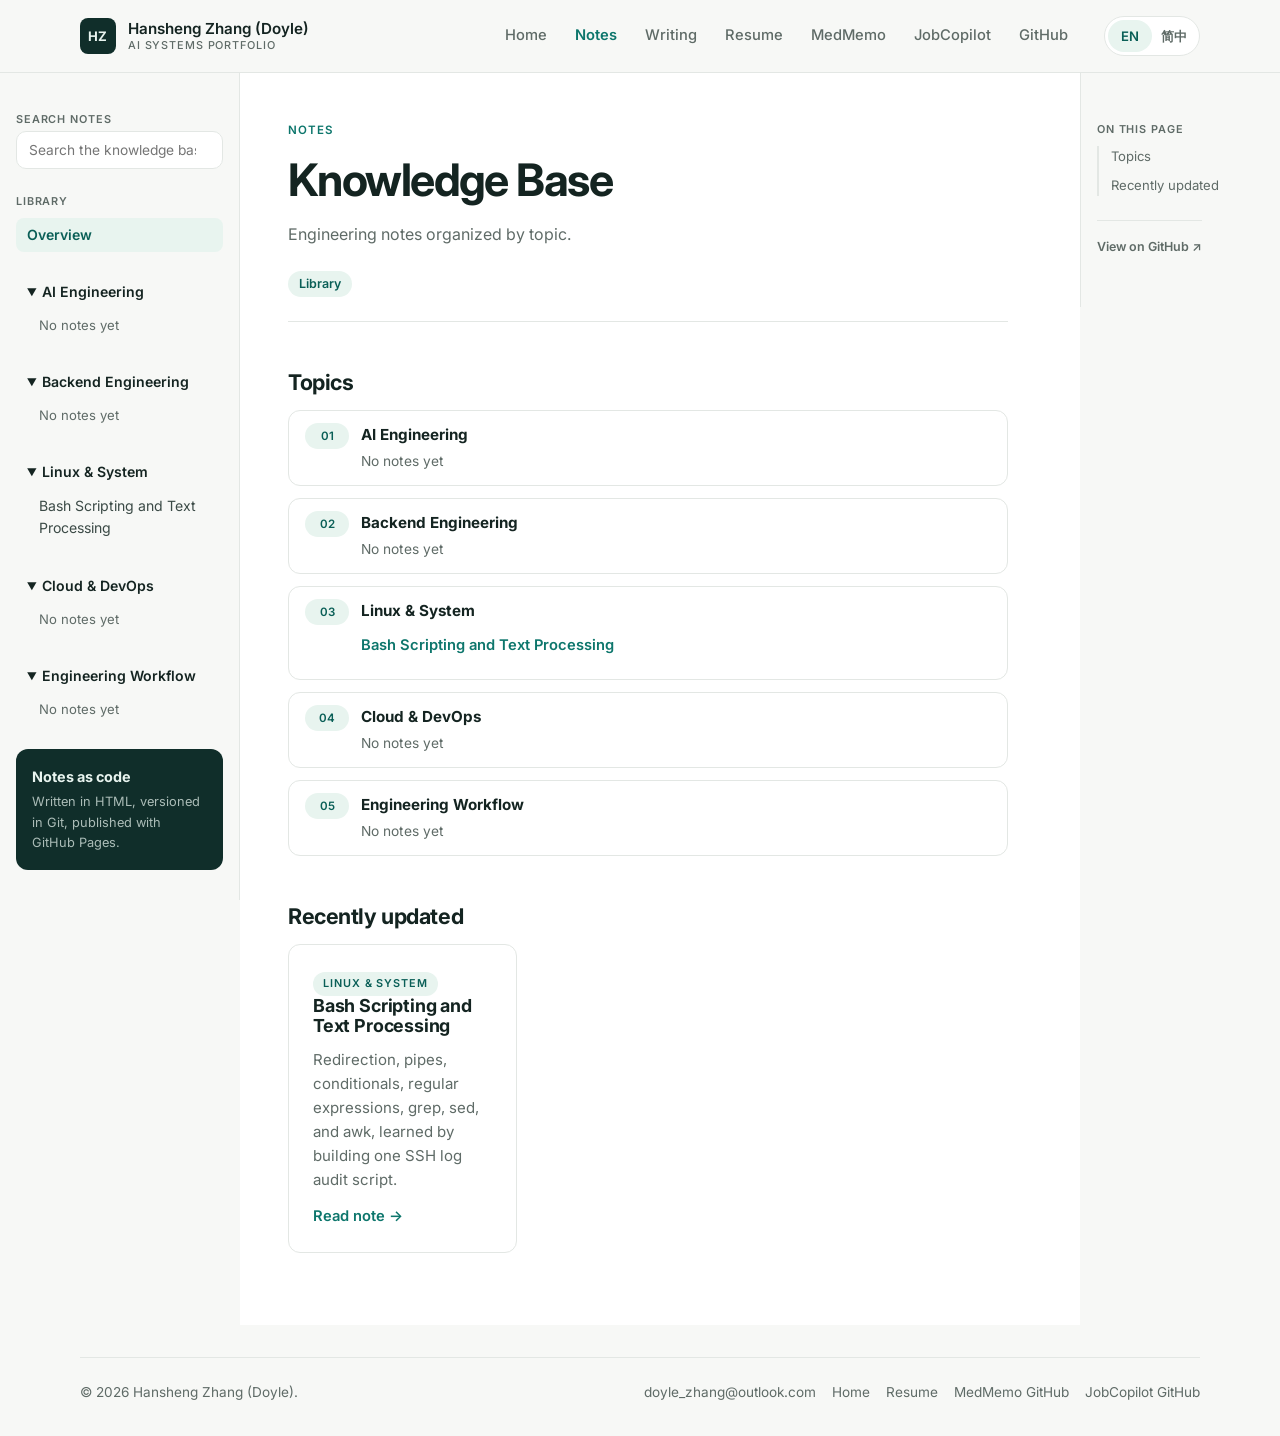
<file: notes.html>
<!doctype html>
<html lang="en">
  <head>
    <meta charset="utf-8">
    <meta name="viewport" content="width=device-width, initial-scale=1">
    <meta name="description" content="Engineering knowledge base by Hansheng Zhang (Doyle)." data-i18n-attr="content:meta.notes.description">
    <title data-i18n="meta.notes.title">Notes | Hansheng Zhang (Doyle)</title>
    <link rel="preconnect" href="https://fonts.googleapis.com">
    <link rel="preconnect" href="https://fonts.gstatic.com" crossorigin>
    <link href="https://fonts.googleapis.com/css2?family=Inter:wght@400;500;600;700&amp;family=JetBrains+Mono:wght@400;500&amp;display=swap" rel="stylesheet">
    <link rel="stylesheet" href="./styles.css">
    <script src="./script.js" defer></script>
  </head>
  <body>
    <a class="skip-link" href="#main" data-i18n="common.skip">Skip to content</a>
    <header class="site-header">
      <div class="nav-wrap">
        <a class="brand" href="./index.html" aria-label="Hansheng Zhang (Doyle) home" data-i18n-attr="aria-label:common.homeAria">
          <span class="brand-mark">HZ</span>
          <span class="brand-name">
            <span data-i18n="common.name">Hansheng Zhang (Doyle)</span>
            <small data-i18n="common.siteDescription">AI systems portfolio</small>
          </span>
        </a>
        <button class="nav-toggle" type="button" aria-expanded="false" aria-controls="nav-menu" aria-label="Toggle menu" data-i18n-attr="aria-label:common.menuToggle">
          <span class="nav-toggle-bars" aria-hidden="true"></span>
        </button>
        <div class="nav-menu" id="nav-menu">
          <nav class="site-nav" aria-label="Primary navigation" data-i18n-attr="aria-label:common.navAria">
            <a data-nav href="index.html" data-i18n="common.navHome">Home</a>
            <a data-nav data-nav-section="notes" href="notes.html" data-i18n="common.navNotes">Notes</a>
            <a data-nav data-nav-section="writing" href="writing.html" data-i18n="common.navWriting">Writing</a>
            <a data-nav href="resume.html" data-i18n="common.navResume">Resume</a>
            <a data-nav href="medmemo.html" data-i18n="common.navMedMemo">MedMemo</a>
            <a data-nav href="jobcopilot.html" data-i18n="common.navJobCopilot">JobCopilot</a>
            <a href="https://github.com/hzhan516" target="_blank" rel="noreferrer" data-i18n="common.navGitHub">GitHub</a>
          </nav>
          <div class="lang-switcher" aria-label="Language selector" data-i18n-attr="aria-label:common.languageSelector">
            <button type="button" data-lang-option="en" data-i18n="common.languageEnglish">EN</button>
            <button type="button" data-lang-option="zh-CN" data-i18n="common.languageChinese">简中</button>
          </div>
        </div>
      </div>
    </header>

    <main id="main" class="kb-layout">
        <aside class="kb-sidebar" aria-label="Knowledge base navigation" data-i18n-attr="aria-label:notes.sidebarAria">
          <div class="kb-search">
            <label class="kb-label" for="kb-search" data-i18n="notes.searchLabel">Search notes</label>
            <input id="kb-search" type="search" placeholder="Search the knowledge base…" data-kb-search data-i18n-attr="placeholder:notes.searchPlaceholder">
          </div>
          <div>
            <p class="kb-label" data-i18n="notes.library">Library</p>
            <ul class="kb-nav">
              <li><a href="./notes.html" aria-current="page" data-i18n="notes.overview">Overview</a></li>
            </ul>
          </div>
          <details class="kb-group" open>
            <summary data-i18n="notes.cat_ai">AI Engineering</summary>
            <ul class="kb-nav" data-category="ai">
              <li class="kb-empty" data-i18n="notes.emptyCategory">No notes yet</li>
            </ul>
          </details>
          <details class="kb-group" open>
            <summary data-i18n="notes.cat_backend">Backend Engineering</summary>
            <ul class="kb-nav" data-category="backend">
              <li class="kb-empty" data-i18n="notes.emptyCategory">No notes yet</li>
            </ul>
          </details>
          <details class="kb-group" open>
            <summary data-i18n="notes.cat_linux">Linux & System</summary>
            <ul class="kb-nav" data-category="linux">
              <li><a href="./notes/bash-scripting-text-processing.html" data-i18n="notes.bashTitle" data-i18n-attr="href:notes.bashHref">Bash Scripting and Text Processing</a></li>
            </ul>
          </details>
          <details class="kb-group" open>
            <summary data-i18n="notes.cat_cloud">Cloud & DevOps</summary>
            <ul class="kb-nav" data-category="cloud">
              <li class="kb-empty" data-i18n="notes.emptyCategory">No notes yet</li>
            </ul>
          </details>
          <details class="kb-group" open>
            <summary data-i18n="notes.cat_workflow">Engineering Workflow</summary>
            <ul class="kb-nav" data-category="workflow">
              <li class="kb-empty" data-i18n="notes.emptyCategory">No notes yet</li>
            </ul>
          </details>

          <div class="kb-card">
            <strong data-i18n="notes.cardTitle">Notes as code</strong>
            <p data-i18n="notes.cardBody">Written in HTML, versioned in Git, published with GitHub Pages.</p>
          </div>
        </aside>

        <article class="kb-article">
          <p class="breadcrumb" data-i18n="notes.breadcrumb">Notes</p>
          <h1 data-i18n="notes.title">Knowledge Base</h1>
          <p class="lead" data-i18n="notes.lead">Engineering notes organized by topic.</p>
          <div class="kb-meta">
            <span class="tag" data-i18n="notes.tagLibrary">Library</span>
          </div>

          <section id="topics" aria-labelledby="topics-heading">
            <h2 id="topics-heading" data-i18n="notes.topicsTitle">Topics</h2>
            <ol class="step-list">
              <li><div><strong data-i18n="notes.cat_ai">AI Engineering</strong><span data-i18n="notes.emptyCategory">No notes yet</span></div></li>
              <li><div><strong data-i18n="notes.cat_backend">Backend Engineering</strong><span data-i18n="notes.emptyCategory">No notes yet</span></div></li>
              <li><div><strong data-i18n="notes.cat_linux">Linux & System</strong><span><a class="text-link" href="./notes/bash-scripting-text-processing.html" data-i18n="notes.bashTitle" data-i18n-attr="href:notes.bashHref">Bash Scripting and Text Processing</a></span></div></li>
              <li><div><strong data-i18n="notes.cat_cloud">Cloud & DevOps</strong><span data-i18n="notes.emptyCategory">No notes yet</span></div></li>
              <li><div><strong data-i18n="notes.cat_workflow">Engineering Workflow</strong><span data-i18n="notes.emptyCategory">No notes yet</span></div></li>
            </ol>
          </section>

          <section id="recent" aria-labelledby="recent-heading">
            <h2 id="recent-heading" data-i18n="notes.recentTitle">Recently updated</h2>
            <div class="route-grid" data-notes-list>
              <article class="route-card post-card">
                <div>
                  <p class="eyebrow" data-i18n="notes.cat_linux">Linux & System</p>
                  <h3 data-i18n="notes.bashTitle">Bash Scripting and Text Processing</h3>
                </div>
                <p data-i18n="notes.bashSummary">Redirection, pipes, conditionals, regular expressions, grep, sed, and awk, learned by building one SSH log audit script.</p>
                <a class="text-link" href="./notes/bash-scripting-text-processing.html" data-i18n="notes.readNote" data-i18n-attr="href:notes.bashHref">Read note →</a>
              </article>
            </div>
          </section>
        </article>

        <aside class="kb-toc" aria-label="On this page" data-i18n-attr="aria-label:notes.tocLabel">
          <p class="kb-label" data-i18n="notes.tocLabel">On this page</p>
          <ul>
            <li><a href="#topics" data-i18n="notes.topicsTitle">Topics</a></li>
            <li><a href="#recent" data-i18n="notes.recentTitle">Recently updated</a></li>
          </ul>
          <a class="text-link" href="https://github.com/hzhan516/hzhan516.github.io" target="_blank" rel="noreferrer" data-i18n="notes.viewSource">View on GitHub ↗</a>
        </aside>
    </main>

    <footer class="site-footer">
      <div class="container footer-wrap">
        <p>&copy; <span data-year></span> <span data-i18n="common.name">Hansheng Zhang (Doyle)</span>.</p>
        <div class="footer-links">
          <a href="mailto:doyle_zhang@outlook.com" data-i18n="common.footerEmail">doyle_zhang@outlook.com</a>
          <a href="./index.html" data-i18n="common.footerHome">Home</a>
          <a href="./resume.html" data-i18n="common.footerResume">Resume</a>
          <a href="https://github.com/hzhan516/medmemo" target="_blank" rel="noreferrer" data-i18n="common.footerMedMemoGitHub">MedMemo GitHub</a>
          <a href="https://github.com/hzhan516/JobCopilot" target="_blank" rel="noreferrer" data-i18n="common.footerJobCopilotGitHub">JobCopilot GitHub</a>
        </div>
      </div>
    </footer>
  </body>
</html>
</file>
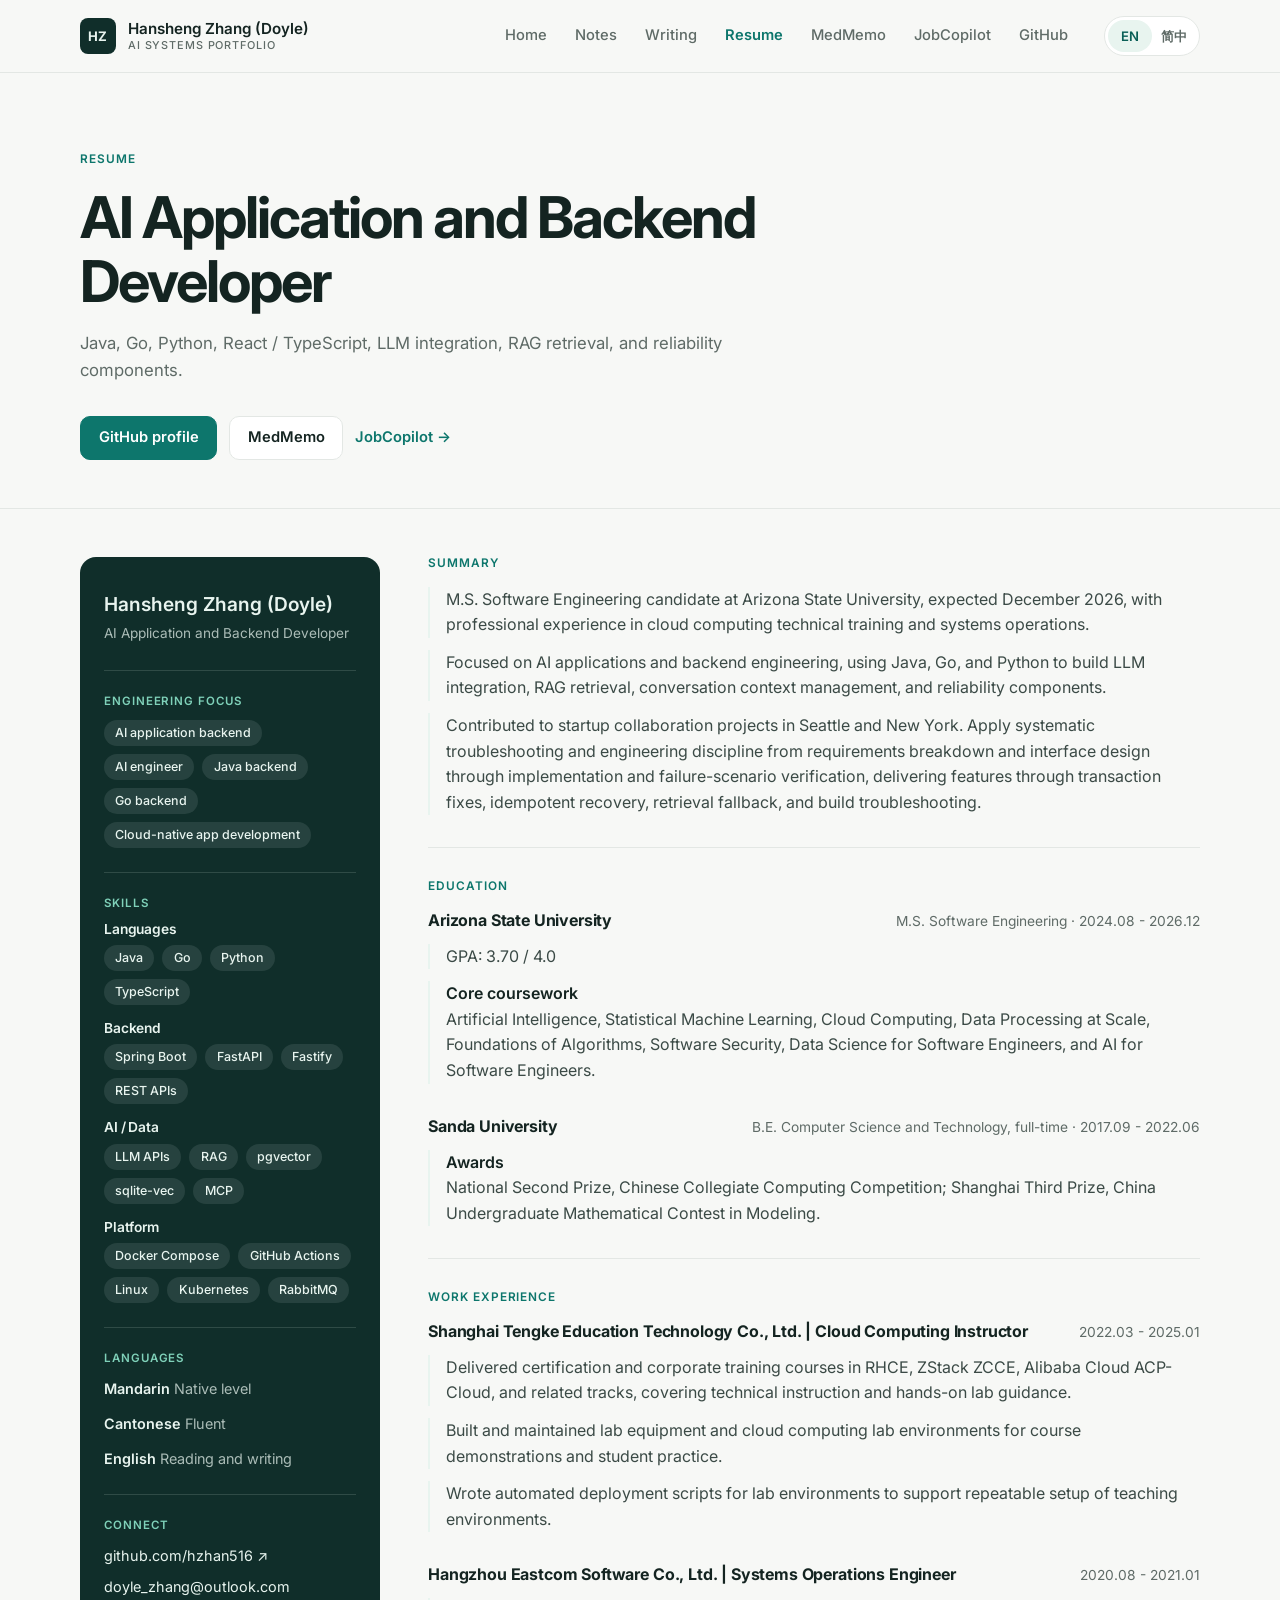
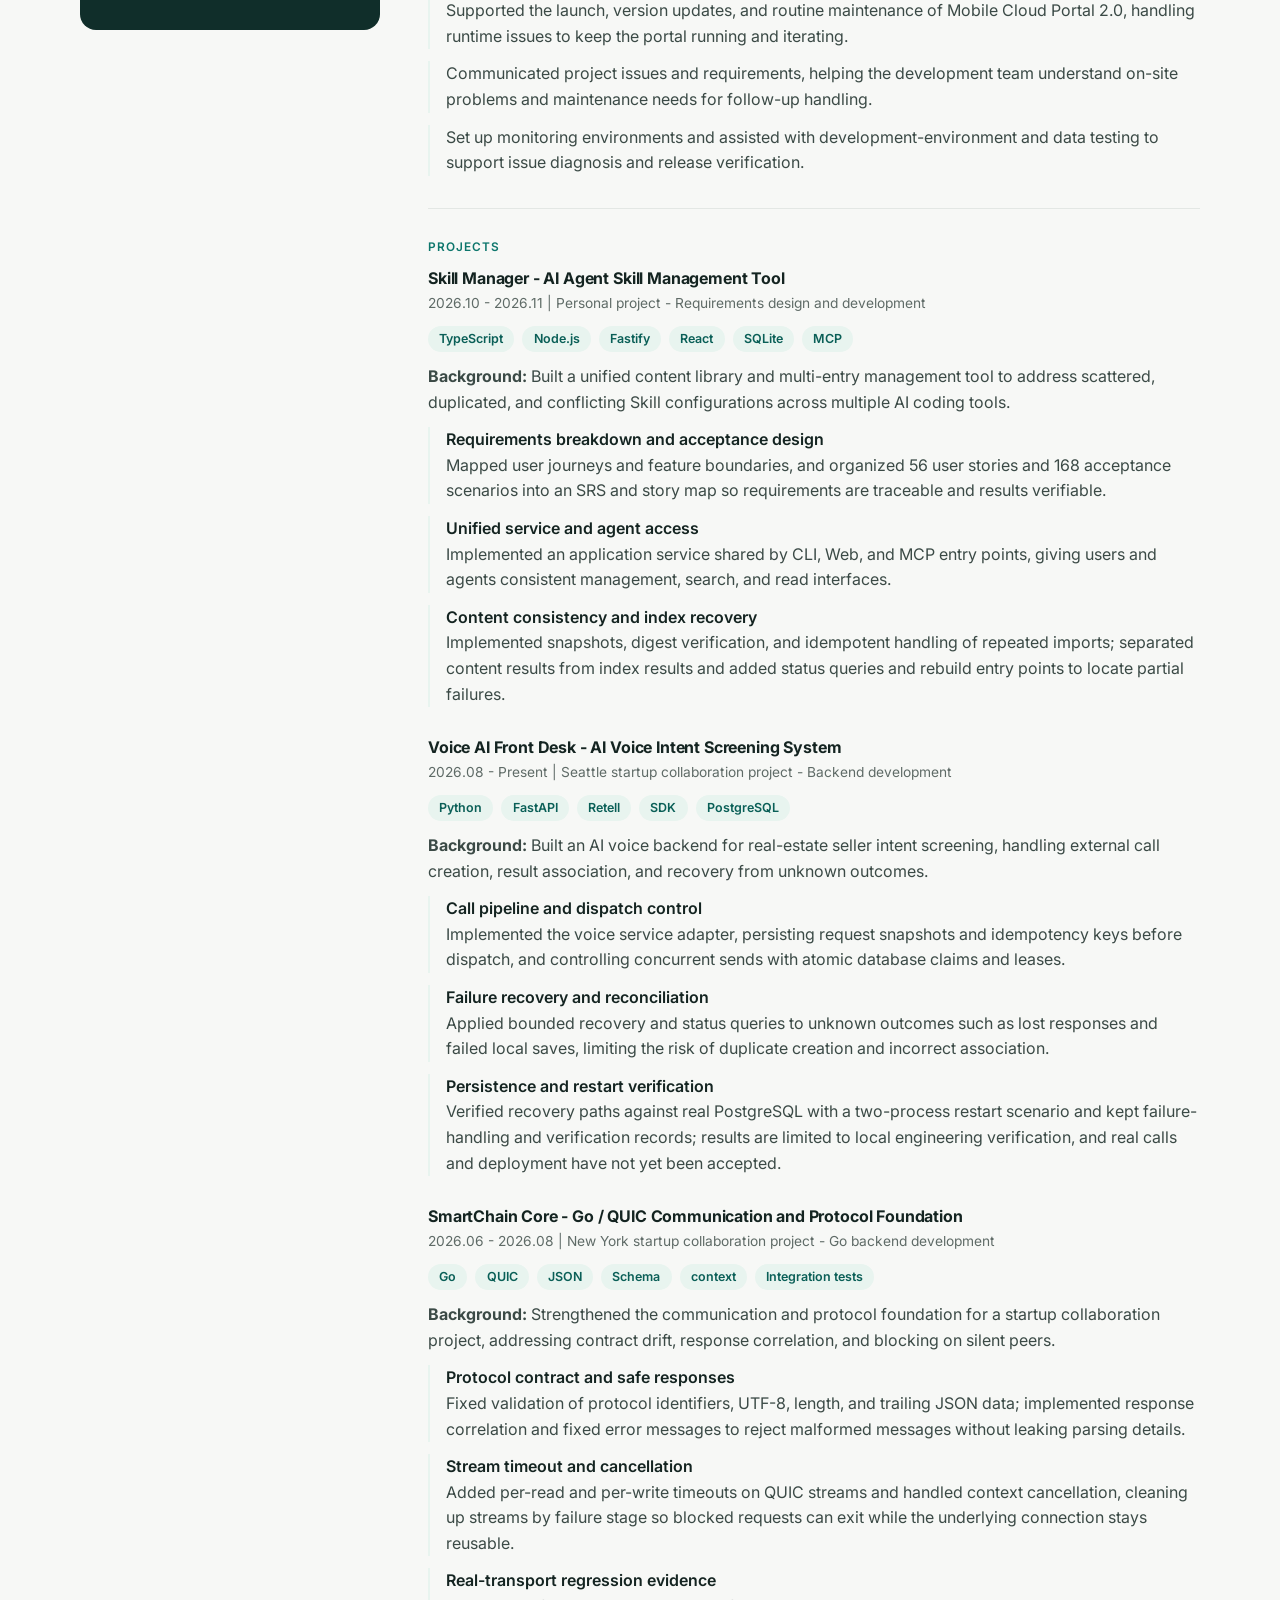
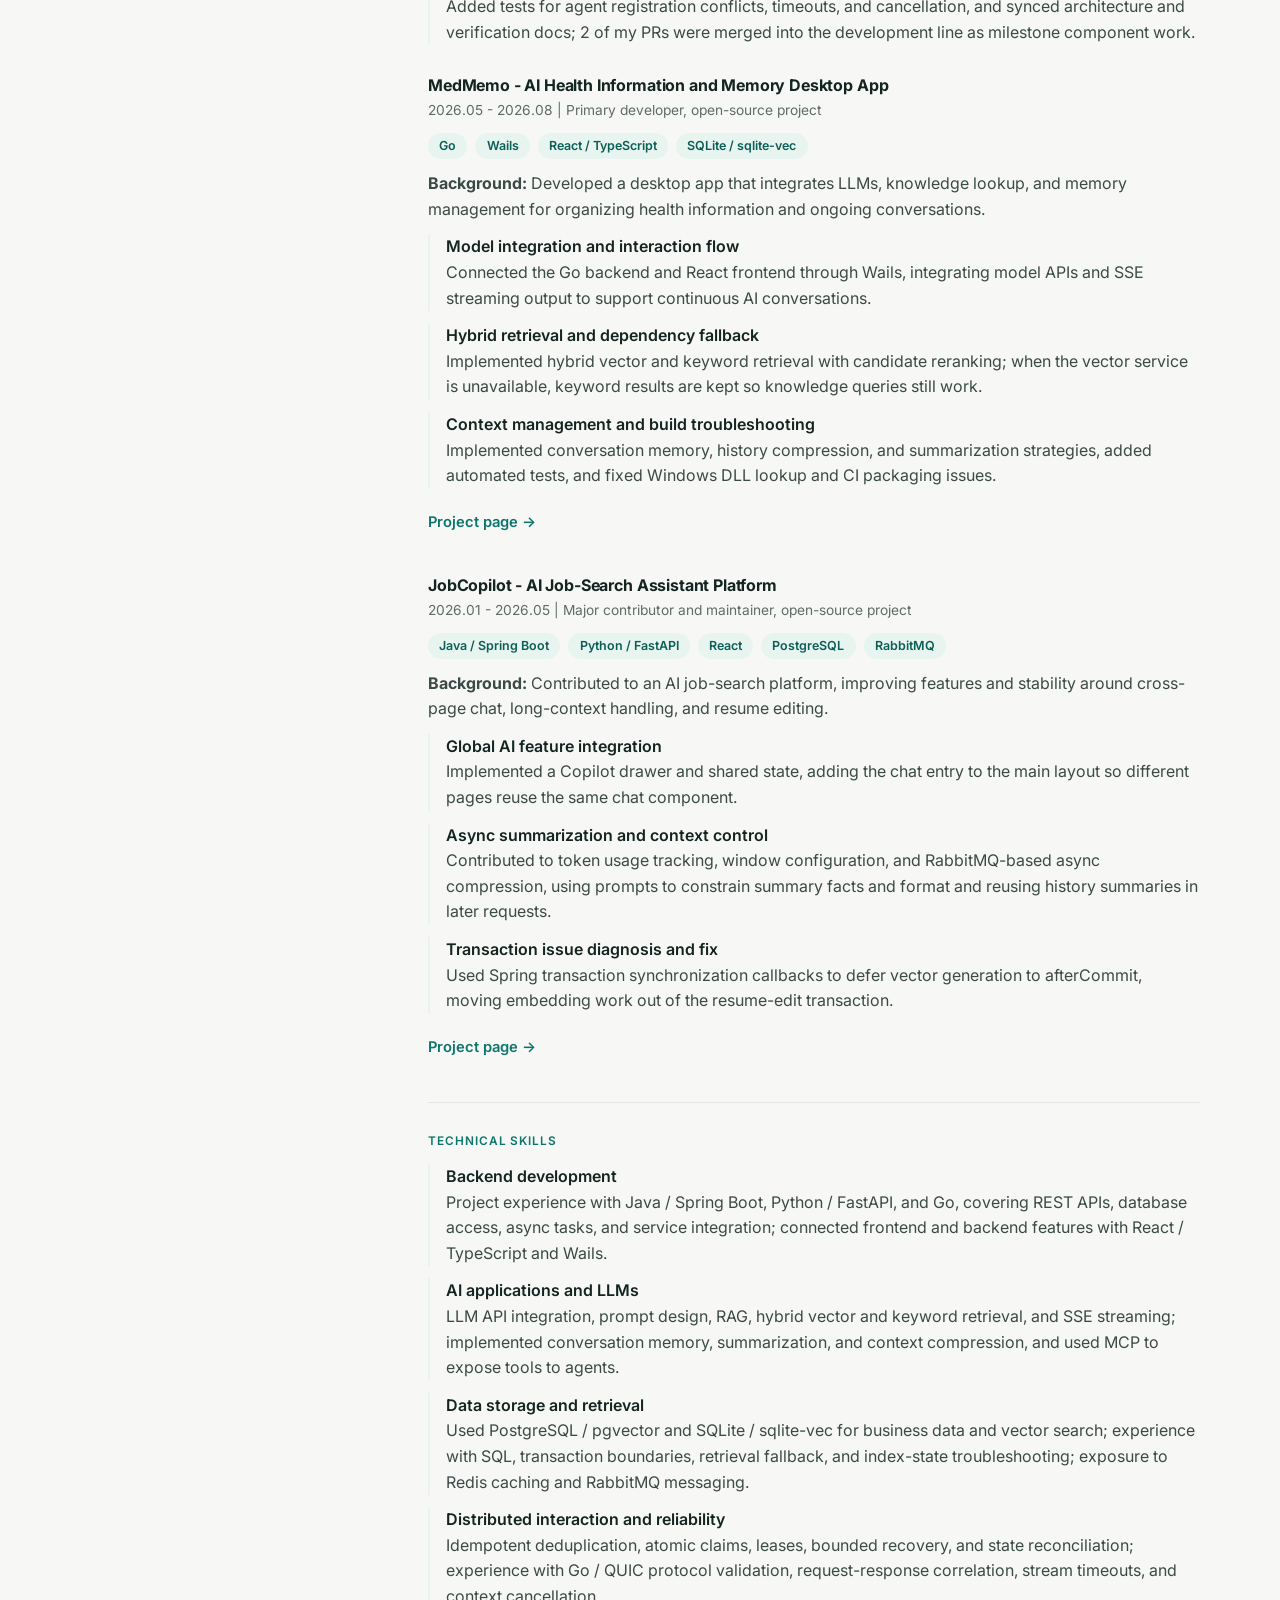
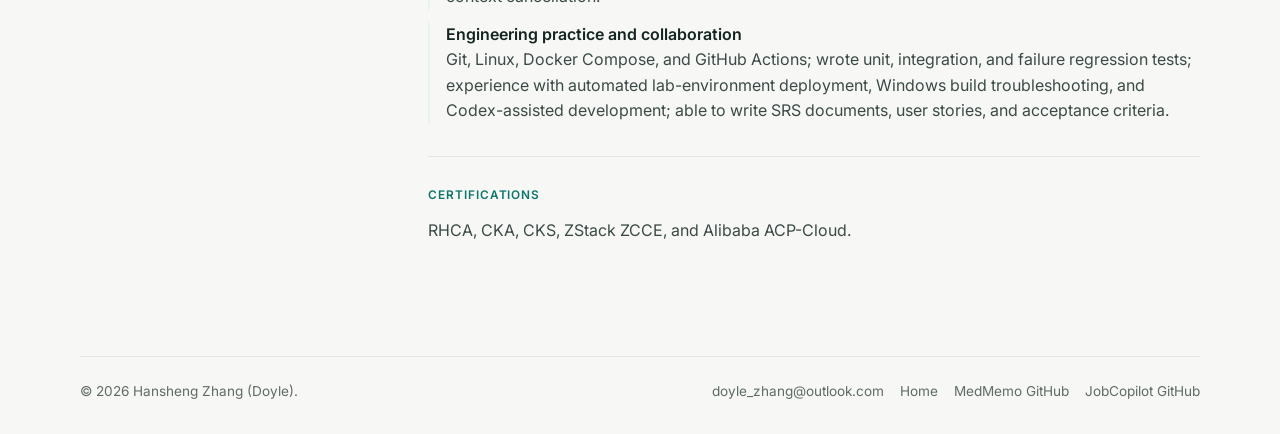
<file: resume.html>
<!doctype html>
<html lang="en">
  <head>
    <meta charset="utf-8">
    <meta name="viewport" content="width=device-width, initial-scale=1">
    <meta name="description" content="Resume for Hansheng Zhang (Doyle): education, work experience, and AI and backend projects." data-i18n-attr="content:meta.resume.description">
    <title data-i18n="meta.resume.title">Hansheng Zhang (Doyle) | Resume</title>
    <link rel="preconnect" href="https://fonts.googleapis.com">
    <link rel="preconnect" href="https://fonts.gstatic.com" crossorigin>
    <link href="https://fonts.googleapis.com/css2?family=Inter:wght@400;500;600;700&amp;family=JetBrains+Mono:wght@400;500&amp;display=swap" rel="stylesheet">
    <link rel="stylesheet" href="./styles.css">
    <script src="./script.js" defer></script>
  </head>
  <body>
    <a class="skip-link" href="#main" data-i18n="common.skip">Skip to content</a>
    <header class="site-header">
      <div class="nav-wrap">
        <a class="brand" href="./index.html" aria-label="Hansheng Zhang (Doyle) home" data-i18n-attr="aria-label:common.homeAria">
          <span class="brand-mark">HZ</span>
          <span class="brand-name">
            <span data-i18n="common.name">Hansheng Zhang (Doyle)</span>
            <small data-i18n="common.siteDescription">AI systems portfolio</small>
          </span>
        </a>
        <button class="nav-toggle" type="button" aria-expanded="false" aria-controls="nav-menu" aria-label="Toggle menu" data-i18n-attr="aria-label:common.menuToggle">
          <span class="nav-toggle-bars" aria-hidden="true"></span>
        </button>
        <div class="nav-menu" id="nav-menu">
          <nav class="site-nav" aria-label="Primary navigation" data-i18n-attr="aria-label:common.navAria">
            <a data-nav href="index.html" data-i18n="common.navHome">Home</a>
            <a data-nav data-nav-section="notes" href="notes.html" data-i18n="common.navNotes">Notes</a>
            <a data-nav data-nav-section="writing" href="writing.html" data-i18n="common.navWriting">Writing</a>
            <a data-nav href="resume.html" data-i18n="common.navResume">Resume</a>
            <a data-nav href="medmemo.html" data-i18n="common.navMedMemo">MedMemo</a>
            <a data-nav href="jobcopilot.html" data-i18n="common.navJobCopilot">JobCopilot</a>
            <a href="https://github.com/hzhan516" target="_blank" rel="noreferrer" data-i18n="common.navGitHub">GitHub</a>
          </nav>
          <div class="lang-switcher" aria-label="Language selector" data-i18n-attr="aria-label:common.languageSelector">
            <button type="button" data-lang-option="en" data-i18n="common.languageEnglish">EN</button>
            <button type="button" data-lang-option="zh-CN" data-i18n="common.languageChinese">简中</button>
          </div>
        </div>
      </div>
    </header>

    <main id="main">
      <section class="page-hero">
        <div class="container">
          <p class="eyebrow" data-i18n="resume.eyebrow">Resume</p>
          <h1 class="page-title" data-i18n="resume.title">AI Application and Backend Developer</h1>
          <p class="page-kicker" data-i18n="resume.kicker">
            Java, Go, Python, React / TypeScript, LLM integration, RAG retrieval, and reliability components.
          </p>
          <div class="inline-actions">
            <a class="button" href="https://github.com/hzhan516" target="_blank" rel="noreferrer" data-i18n="resume.githubProfile">GitHub profile</a>
            <a class="button secondary" href="./medmemo.html">MedMemo</a>
            <a class="text-link" href="./jobcopilot.html" data-i18n="resume.jobcopilotLink">JobCopilot →</a>
          </div>
        </div>
      </section>

      <section class="section">
        <div class="container resume-layout">
          <aside class="resume-side" aria-label="Resume side details" data-i18n-attr="aria-label:resume.sideAria">
            <div class="side-name">
              <strong data-i18n="common.name">Hansheng Zhang (Doyle)</strong>
              <span data-i18n="resume.title">AI Application and Backend Developer</span>
            </div>
            <section class="side-section" aria-labelledby="roles-heading">
              <h2 id="roles-heading" data-i18n="resume.targetRoles">Engineering Focus</h2>
              <div class="tag-row">
                <span class="tag" data-i18n="resume.roleAiBackend">AI application backend</span>
                <span class="tag" data-i18n="resume.roleAiEngineer">AI engineer</span>
                <span class="tag" data-i18n="resume.roleJavaBackend">Java backend</span>
                <span class="tag" data-i18n="resume.roleGoBackend">Go backend</span>
                <span class="tag" data-i18n="resume.roleCloudNative">Cloud-native app development</span>
              </div>
            </section>
            <section class="side-section" aria-labelledby="skills-heading">
              <h2 id="skills-heading" data-i18n="resume.skills">Skills</h2>
              <div class="skill-groups">
                <div class="skill-group">
                  <h3 data-i18n="resume.languages">Languages</h3>
                  <div class="tag-row">
                    <span class="tag">Java</span>
                    <span class="tag">Go</span>
                    <span class="tag">Python</span>
                    <span class="tag">TypeScript</span>
                  </div>
                </div>
                <div class="skill-group">
                  <h3 data-i18n="resume.backend">Backend</h3>
                  <div class="tag-row">
                    <span class="tag">Spring Boot</span>
                    <span class="tag">FastAPI</span>
                    <span class="tag">Fastify</span>
                    <span class="tag">REST APIs</span>
                  </div>
                </div>
                <div class="skill-group">
                  <h3 data-i18n="resume.aiData">AI / Data</h3>
                  <div class="tag-row">
                    <span class="tag">LLM APIs</span>
                    <span class="tag">RAG</span>
                    <span class="tag">pgvector</span>
                    <span class="tag">sqlite-vec</span>
                    <span class="tag">MCP</span>
                  </div>
                </div>
                <div class="skill-group">
                  <h3 data-i18n="resume.platform">Platform</h3>
                  <div class="tag-row">
                    <span class="tag">Docker Compose</span>
                    <span class="tag">GitHub Actions</span>
                    <span class="tag">Linux</span>
                    <span class="tag">Kubernetes</span>
                    <span class="tag">RabbitMQ</span>
                  </div>
                </div>
              </div>
            </section>
            <section class="side-section" aria-labelledby="languages-heading">
              <h2 id="languages-heading" data-i18n="resume.spokenLanguages">Languages</h2>
              <ul class="resume-list">
                <li><strong data-i18n="resume.mandarin">Mandarin</strong> <span data-i18n="resume.mandarinLevel">Native level</span></li>
                <li><strong data-i18n="resume.cantonese">Cantonese</strong> <span data-i18n="resume.cantoneseLevel">Fluent</span></li>
                <li><strong data-i18n="resume.english">English</strong> <span data-i18n="resume.englishLevel">Reading and writing</span></li>
              </ul>
            </section>
            <section class="side-section" aria-labelledby="connect-heading">
              <h2 id="connect-heading" data-i18n="resume.connect">Connect</h2>
              <div class="side-links">
                <a href="https://github.com/hzhan516" target="_blank" rel="noreferrer">github.com/hzhan516 ↗</a>
                <a href="mailto:doyle_zhang@outlook.com">doyle_zhang@outlook.com</a>
              </div>
            </section>
          </aside>

          <div class="resume-main">
            <section class="resume-block" aria-labelledby="profile-heading">
              <h2 id="profile-heading" data-i18n="resume.profileHeading">Summary</h2>
              <ul class="resume-list">
                <li data-i18n="resume.summary1">M.S. Software Engineering candidate at Arizona State University, expected December 2026, with professional experience in cloud computing technical training and systems operations.</li>
                <li data-i18n="resume.summary2">Focused on AI applications and backend engineering, using Java, Go, and Python to build LLM integration, RAG retrieval, conversation context management, and reliability components.</li>
                <li data-i18n="resume.summary3">Contributed to startup collaboration projects in Seattle and New York. Apply systematic troubleshooting and engineering discipline from requirements breakdown and interface design through implementation and failure-scenario verification, delivering features through transaction fixes, idempotent recovery, retrieval fallback, and build troubleshooting.</li>
              </ul>
            </section>

            <section class="resume-block" aria-labelledby="education-heading">
              <h2 id="education-heading" data-i18n="resume.education">Education</h2>
              <div class="resume-entry">
                <div class="entry-head">
                  <h3 data-i18n="resume.asuSchool">Arizona State University</h3>
                  <span class="entry-meta"><span data-i18n="resume.asuDegree">M.S. Software Engineering</span> · 2024.08 - 2026.12</span>
                </div>
                <ul class="resume-list">
                  <li data-i18n="resume.asuGpa">GPA: 3.70 / 4.0</li>
                  <li><strong data-i18n="resume.courseworkLabel">Core coursework</strong> <span data-i18n="resume.courseworkBody">Artificial Intelligence, Statistical Machine Learning, Cloud Computing, Data Processing at Scale, Foundations of Algorithms, Software Security, Data Science for Software Engineers, and AI for Software Engineers.</span></li>
                </ul>
              </div>
              <div class="resume-entry">
                <div class="entry-head">
                  <h3 data-i18n="resume.sandaSchool">Sanda University</h3>
                  <span class="entry-meta"><span data-i18n="resume.sandaDegree">B.E. Computer Science and Technology, full-time</span> · 2017.09 - 2022.06</span>
                </div>
                <ul class="resume-list">
                  <li><strong data-i18n="resume.awardsLabel">Awards</strong> <span data-i18n="resume.awardsBody">National Second Prize, Chinese Collegiate Computing Competition; Shanghai Third Prize, China Undergraduate Mathematical Contest in Modeling.</span></li>
                </ul>
              </div>
            </section>

            <section class="resume-block" aria-labelledby="work-heading">
              <h2 id="work-heading" data-i18n="resume.workHeading">Work Experience</h2>
              <div class="resume-entry">
                <div class="entry-head">
                  <h3 data-i18n="resume.tengkeTitle">Shanghai Tengke Education Technology Co., Ltd. | Cloud Computing Instructor</h3>
                  <span class="entry-meta">2022.03 - 2025.01</span>
                </div>
                <ul class="resume-list">
                  <li data-i18n="resume.tengke1">Delivered certification and corporate training courses in RHCE, ZStack ZCCE, Alibaba Cloud ACP-Cloud, and related tracks, covering technical instruction and hands-on lab guidance.</li>
                  <li data-i18n="resume.tengke2">Built and maintained lab equipment and cloud computing lab environments for course demonstrations and student practice.</li>
                  <li data-i18n="resume.tengke3">Wrote automated deployment scripts for lab environments to support repeatable setup of teaching environments.</li>
                </ul>
              </div>
              <div class="resume-entry">
                <div class="entry-head">
                  <h3 data-i18n="resume.eastcomTitle">Hangzhou Eastcom Software Co., Ltd. | Systems Operations Engineer</h3>
                  <span class="entry-meta">2020.08 - 2021.01</span>
                </div>
                <ul class="resume-list">
                  <li data-i18n="resume.eastcom1">Supported the launch, version updates, and routine maintenance of Mobile Cloud Portal 2.0, handling runtime issues to keep the portal running and iterating.</li>
                  <li data-i18n="resume.eastcom2">Communicated project issues and requirements, helping the development team understand on-site problems and maintenance needs for follow-up handling.</li>
                  <li data-i18n="resume.eastcom3">Set up monitoring environments and assisted with development-environment and data testing to support issue diagnosis and release verification.</li>
                </ul>
              </div>
            </section>

            <section class="resume-block" aria-labelledby="projects-heading">
              <h2 id="projects-heading" data-i18n="resume.projectsHeading">Projects</h2>
              <div class="resume-entry">
                <div class="entry-head">
                  <h3 data-i18n="resume.skillManagerTitle">Skill Manager - AI Agent Skill Management Tool</h3>
                  <span class="entry-meta"><span data-i18n="resume.skillManagerMeta">2026.10 - 2026.11 | Personal project - Requirements design and development</span></span>
                </div>
                <div class="tag-row"><span class="tag">TypeScript</span><span class="tag">Node.js</span><span class="tag">Fastify</span><span class="tag">React</span><span class="tag">SQLite</span><span class="tag">MCP</span></div>
                <p><strong data-i18n="resume.projectBackground">Background: </strong><span data-i18n="resume.skillManagerBackground">Built a unified content library and multi-entry management tool to address scattered, duplicated, and conflicting Skill configurations across multiple AI coding tools.</span></p>
                <ul class="resume-list">
                  <li><strong data-i18n="resume.skillManager1Label">Requirements breakdown and acceptance design</strong> <span data-i18n="resume.skillManager1Body">Mapped user journeys and feature boundaries, and organized 56 user stories and 168 acceptance scenarios into an SRS and story map so requirements are traceable and results verifiable.</span></li>
                  <li><strong data-i18n="resume.skillManager2Label">Unified service and agent access</strong> <span data-i18n="resume.skillManager2Body">Implemented an application service shared by CLI, Web, and MCP entry points, giving users and agents consistent management, search, and read interfaces.</span></li>
                  <li><strong data-i18n="resume.skillManager3Label">Content consistency and index recovery</strong> <span data-i18n="resume.skillManager3Body">Implemented snapshots, digest verification, and idempotent handling of repeated imports; separated content results from index results and added status queries and rebuild entry points to locate partial failures.</span></li>
                </ul>
              </div>
              <div class="resume-entry">
                <div class="entry-head">
                  <h3 data-i18n="resume.voiceTitle">Voice AI Front Desk - AI Voice Intent Screening System</h3>
                  <span class="entry-meta"><span data-i18n="resume.voiceMeta">2026.08 - Present | Seattle startup collaboration project - Backend development</span></span>
                </div>
                <div class="tag-row"><span class="tag">Python</span><span class="tag">FastAPI</span><span class="tag">Retell</span><span class="tag">SDK</span><span class="tag">PostgreSQL</span></div>
                <p><strong data-i18n="resume.projectBackground">Background: </strong><span data-i18n="resume.voiceBackground">Built an AI voice backend for real-estate seller intent screening, handling external call creation, result association, and recovery from unknown outcomes.</span></p>
                <ul class="resume-list">
                  <li><strong data-i18n="resume.voice1Label">Call pipeline and dispatch control</strong> <span data-i18n="resume.voice1Body">Implemented the voice service adapter, persisting request snapshots and idempotency keys before dispatch, and controlling concurrent sends with atomic database claims and leases.</span></li>
                  <li><strong data-i18n="resume.voice2Label">Failure recovery and reconciliation</strong> <span data-i18n="resume.voice2Body">Applied bounded recovery and status queries to unknown outcomes such as lost responses and failed local saves, limiting the risk of duplicate creation and incorrect association.</span></li>
                  <li><strong data-i18n="resume.voice3Label">Persistence and restart verification</strong> <span data-i18n="resume.voice3Body">Verified recovery paths against real PostgreSQL with a two-process restart scenario and kept failure-handling and verification records; results are limited to local engineering verification, and real calls and deployment have not yet been accepted.</span></li>
                </ul>
              </div>
              <div class="resume-entry">
                <div class="entry-head">
                  <h3 data-i18n="resume.smartchainTitle">SmartChain Core - Go / QUIC Communication and Protocol Foundation</h3>
                  <span class="entry-meta"><span data-i18n="resume.smartchainMeta">2026.06 - 2026.08 | New York startup collaboration project - Go backend development</span></span>
                </div>
                <div class="tag-row"><span class="tag">Go</span><span class="tag">QUIC</span><span class="tag">JSON</span><span class="tag">Schema</span><span class="tag">context</span><span class="tag" data-i18n="resume.tagIntegrationTests">Integration tests</span></div>
                <p><strong data-i18n="resume.projectBackground">Background: </strong><span data-i18n="resume.smartchainBackground">Strengthened the communication and protocol foundation for a startup collaboration project, addressing contract drift, response correlation, and blocking on silent peers.</span></p>
                <ul class="resume-list">
                  <li><strong data-i18n="resume.smartchain1Label">Protocol contract and safe responses</strong> <span data-i18n="resume.smartchain1Body">Fixed validation of protocol identifiers, UTF-8, length, and trailing JSON data; implemented response correlation and fixed error messages to reject malformed messages without leaking parsing details.</span></li>
                  <li><strong data-i18n="resume.smartchain2Label">Stream timeout and cancellation</strong> <span data-i18n="resume.smartchain2Body">Added per-read and per-write timeouts on QUIC streams and handled context cancellation, cleaning up streams by failure stage so blocked requests can exit while the underlying connection stays reusable.</span></li>
                  <li><strong data-i18n="resume.smartchain3Label">Real-transport regression evidence</strong> <span data-i18n="resume.smartchain3Body">Added tests for agent registration conflicts, timeouts, and cancellation, and synced architecture and verification docs; 2 of my PRs were merged into the development line as milestone component work.</span></li>
                </ul>
              </div>
              <div class="resume-entry">
                <div class="entry-head">
                  <h3 data-i18n="resume.medmemoTitle">MedMemo - AI Health Information and Memory Desktop App</h3>
                  <span class="entry-meta"><span data-i18n="resume.medmemoMeta">2026.05 - 2026.08 | Primary developer, open-source project</span></span>
                </div>
                <div class="tag-row"><span class="tag">Go</span><span class="tag">Wails</span><span class="tag">React / TypeScript</span><span class="tag">SQLite / sqlite-vec</span></div>
                <p><strong data-i18n="resume.projectBackground">Background: </strong><span data-i18n="resume.medmemoBackground">Developed a desktop app that integrates LLMs, knowledge lookup, and memory management for organizing health information and ongoing conversations.</span></p>
                <ul class="resume-list">
                  <li><strong data-i18n="resume.medmemo1Label">Model integration and interaction flow</strong> <span data-i18n="resume.medmemo1Body">Connected the Go backend and React frontend through Wails, integrating model APIs and SSE streaming output to support continuous AI conversations.</span></li>
                  <li><strong data-i18n="resume.medmemo2Label">Hybrid retrieval and dependency fallback</strong> <span data-i18n="resume.medmemo2Body">Implemented hybrid vector and keyword retrieval with candidate reranking; when the vector service is unavailable, keyword results are kept so knowledge queries still work.</span></li>
                  <li><strong data-i18n="resume.medmemo3Label">Context management and build troubleshooting</strong> <span data-i18n="resume.medmemo3Body">Implemented conversation memory, history compression, and summarization strategies, added automated tests, and fixed Windows DLL lookup and CI packaging issues.</span></li>
                </ul>
                <a class="text-link" href="./medmemo.html" data-i18n="resume.projectPage">Project page →</a>
              </div>
              <div class="resume-entry">
                <div class="entry-head">
                  <h3 data-i18n="resume.jobcopilotTitle">JobCopilot - AI Job-Search Assistant Platform</h3>
                  <span class="entry-meta"><span data-i18n="resume.jobcopilotMeta">2026.01 - 2026.05 | Major contributor and maintainer, open-source project</span></span>
                </div>
                <div class="tag-row"><span class="tag">Java / Spring Boot</span><span class="tag">Python / FastAPI</span><span class="tag">React</span><span class="tag">PostgreSQL</span><span class="tag">RabbitMQ</span></div>
                <p><strong data-i18n="resume.projectBackground">Background: </strong><span data-i18n="resume.jobcopilotBackground">Contributed to an AI job-search platform, improving features and stability around cross-page chat, long-context handling, and resume editing.</span></p>
                <ul class="resume-list">
                  <li><strong data-i18n="resume.jobcopilot1Label">Global AI feature integration</strong> <span data-i18n="resume.jobcopilot1Body">Implemented a Copilot drawer and shared state, adding the chat entry to the main layout so different pages reuse the same chat component.</span></li>
                  <li><strong data-i18n="resume.jobcopilot2Label">Async summarization and context control</strong> <span data-i18n="resume.jobcopilot2Body">Contributed to token usage tracking, window configuration, and RabbitMQ-based async compression, using prompts to constrain summary facts and format and reusing history summaries in later requests.</span></li>
                  <li><strong data-i18n="resume.jobcopilot3Label">Transaction issue diagnosis and fix</strong> <span data-i18n="resume.jobcopilot3Body">Used Spring transaction synchronization callbacks to defer vector generation to afterCommit, moving embedding work out of the resume-edit transaction.</span></li>
                </ul>
                <a class="text-link" href="./jobcopilot.html" data-i18n="resume.projectPage">Project page →</a>
              </div>
            </section>

            <section class="resume-block" aria-labelledby="skills-main-heading">
              <h2 id="skills-main-heading" data-i18n="resume.skillsHeading">Technical Skills</h2>
              <ul class="resume-list">
                <li><strong data-i18n="resume.skill1Label">Backend development</strong> <span data-i18n="resume.skill1Body">Project experience with Java / Spring Boot, Python / FastAPI, and Go, covering REST APIs, database access, async tasks, and service integration; connected frontend and backend features with React / TypeScript and Wails.</span></li>
                <li><strong data-i18n="resume.skill2Label">AI applications and LLMs</strong> <span data-i18n="resume.skill2Body">LLM API integration, prompt design, RAG, hybrid vector and keyword retrieval, and SSE streaming; implemented conversation memory, summarization, and context compression, and used MCP to expose tools to agents.</span></li>
                <li><strong data-i18n="resume.skill3Label">Data storage and retrieval</strong> <span data-i18n="resume.skill3Body">Used PostgreSQL / pgvector and SQLite / sqlite-vec for business data and vector search; experience with SQL, transaction boundaries, retrieval fallback, and index-state troubleshooting; exposure to Redis caching and RabbitMQ messaging.</span></li>
                <li><strong data-i18n="resume.skill4Label">Distributed interaction and reliability</strong> <span data-i18n="resume.skill4Body">Idempotent deduplication, atomic claims, leases, bounded recovery, and state reconciliation; experience with Go / QUIC protocol validation, request-response correlation, stream timeouts, and context cancellation.</span></li>
                <li><strong data-i18n="resume.skill5Label">Engineering practice and collaboration</strong> <span data-i18n="resume.skill5Body">Git, Linux, Docker Compose, and GitHub Actions; wrote unit, integration, and failure regression tests; experience with automated lab-environment deployment, Windows build troubleshooting, and Codex-assisted development; able to write SRS documents, user stories, and acceptance criteria.</span></li>
              </ul>
            </section>

            <section class="resume-block" aria-labelledby="certs-heading">
              <h2 id="certs-heading" data-i18n="resume.certificationsTitle">Certifications</h2>
              <p data-i18n="resume.certificationsBody">RHCA, CKA, CKS, ZStack ZCCE, and Alibaba ACP-Cloud.</p>
            </section>
          </div>
        </div>
      </section>
    </main>

    <footer class="site-footer">
      <div class="container footer-wrap">
        <p>&copy; <span data-year></span> <span data-i18n="common.name">Hansheng Zhang (Doyle)</span>.</p>
        <div class="footer-links">
          <a href="mailto:doyle_zhang@outlook.com" data-i18n="common.footerEmail">doyle_zhang@outlook.com</a>
          <a href="./index.html" data-i18n="common.footerHome">Home</a>
          <a href="https://github.com/hzhan516/medmemo" target="_blank" rel="noreferrer" data-i18n="common.footerMedMemoGitHub">MedMemo GitHub</a>
          <a href="https://github.com/hzhan516/JobCopilot" target="_blank" rel="noreferrer" data-i18n="common.footerJobCopilotGitHub">JobCopilot GitHub</a>
        </div>
      </div>
    </footer>
  </body>
</html>
</file>
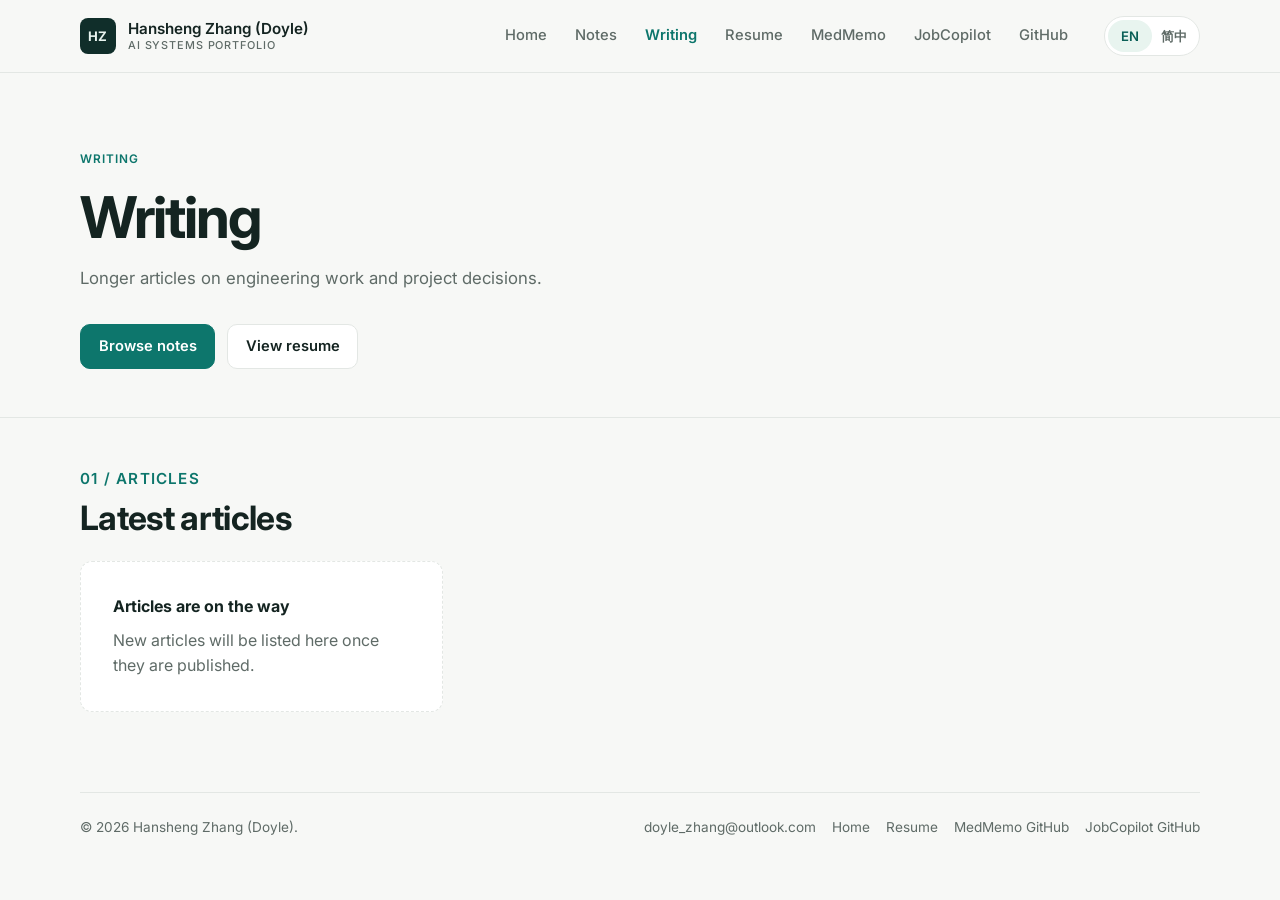
<file: writing.html>
<!doctype html>
<html lang="en">
  <head>
    <meta charset="utf-8">
    <meta name="viewport" content="width=device-width, initial-scale=1">
    <meta name="description" content="Articles by Hansheng Zhang (Doyle)." data-i18n-attr="content:meta.writing.description">
    <title data-i18n="meta.writing.title">Writing | Hansheng Zhang (Doyle)</title>
    <link rel="preconnect" href="https://fonts.googleapis.com">
    <link rel="preconnect" href="https://fonts.gstatic.com" crossorigin>
    <link href="https://fonts.googleapis.com/css2?family=Inter:wght@400;500;600;700&amp;family=JetBrains+Mono:wght@400;500&amp;display=swap" rel="stylesheet">
    <link rel="stylesheet" href="./styles.css">
    <script src="./script.js" defer></script>
  </head>
  <body>
    <a class="skip-link" href="#main" data-i18n="common.skip">Skip to content</a>
    <header class="site-header">
      <div class="nav-wrap">
        <a class="brand" href="./index.html" aria-label="Hansheng Zhang (Doyle) home" data-i18n-attr="aria-label:common.homeAria">
          <span class="brand-mark">HZ</span>
          <span class="brand-name">
            <span data-i18n="common.name">Hansheng Zhang (Doyle)</span>
            <small data-i18n="common.siteDescription">AI systems portfolio</small>
          </span>
        </a>
        <button class="nav-toggle" type="button" aria-expanded="false" aria-controls="nav-menu" aria-label="Toggle menu" data-i18n-attr="aria-label:common.menuToggle">
          <span class="nav-toggle-bars" aria-hidden="true"></span>
        </button>
        <div class="nav-menu" id="nav-menu">
          <nav class="site-nav" aria-label="Primary navigation" data-i18n-attr="aria-label:common.navAria">
            <a data-nav href="index.html" data-i18n="common.navHome">Home</a>
            <a data-nav data-nav-section="notes" href="notes.html" data-i18n="common.navNotes">Notes</a>
            <a data-nav data-nav-section="writing" href="writing.html" data-i18n="common.navWriting">Writing</a>
            <a data-nav href="resume.html" data-i18n="common.navResume">Resume</a>
            <a data-nav href="medmemo.html" data-i18n="common.navMedMemo">MedMemo</a>
            <a data-nav href="jobcopilot.html" data-i18n="common.navJobCopilot">JobCopilot</a>
            <a href="https://github.com/hzhan516" target="_blank" rel="noreferrer" data-i18n="common.navGitHub">GitHub</a>
          </nav>
          <div class="lang-switcher" aria-label="Language selector" data-i18n-attr="aria-label:common.languageSelector">
            <button type="button" data-lang-option="en" data-i18n="common.languageEnglish">EN</button>
            <button type="button" data-lang-option="zh-CN" data-i18n="common.languageChinese">简中</button>
          </div>
        </div>
      </div>
    </header>

    <main id="main">
      <section class="page-hero">
        <div class="container">
          <p class="eyebrow" data-i18n="writing.eyebrow">Writing</p>
          <h1 class="page-title" data-i18n="writing.title">Writing</h1>
          <p class="page-kicker" data-i18n="writing.kicker">Longer articles on engineering work and project decisions.</p>
          <div class="inline-actions">
            <a class="button" href="./notes.html" data-i18n="writing.toNotes">Browse notes</a>
            <a class="button secondary" href="./resume.html" data-i18n="index.viewResume">View resume</a>
          </div>
        </div>
      </section>

      <section class="section">
        <div class="container">
          <div class="section-header">
            <div>
              <p class="eyebrow" data-i18n="writing.listEyebrow">01 / Articles</p>
              <h2 data-i18n="writing.listTitle">Latest articles</h2>
            </div>
          </div>
          <div class="route-grid" data-posts-list>
            <div class="empty-state">
              <strong data-i18n="writing.emptyTitle">Articles are on the way</strong>
              <p data-i18n="writing.emptyBody">New articles will be listed here once they are published.</p>
            </div>
          </div>
        </div>
      </section>
    </main>

    <footer class="site-footer">
      <div class="container footer-wrap">
        <p>&copy; <span data-year></span> <span data-i18n="common.name">Hansheng Zhang (Doyle)</span>.</p>
        <div class="footer-links">
          <a href="mailto:doyle_zhang@outlook.com" data-i18n="common.footerEmail">doyle_zhang@outlook.com</a>
          <a href="./index.html" data-i18n="common.footerHome">Home</a>
          <a href="./resume.html" data-i18n="common.footerResume">Resume</a>
          <a href="https://github.com/hzhan516/medmemo" target="_blank" rel="noreferrer" data-i18n="common.footerMedMemoGitHub">MedMemo GitHub</a>
          <a href="https://github.com/hzhan516/JobCopilot" target="_blank" rel="noreferrer" data-i18n="common.footerJobCopilotGitHub">JobCopilot GitHub</a>
        </div>
      </div>
    </footer>
  </body>
</html>
</file>
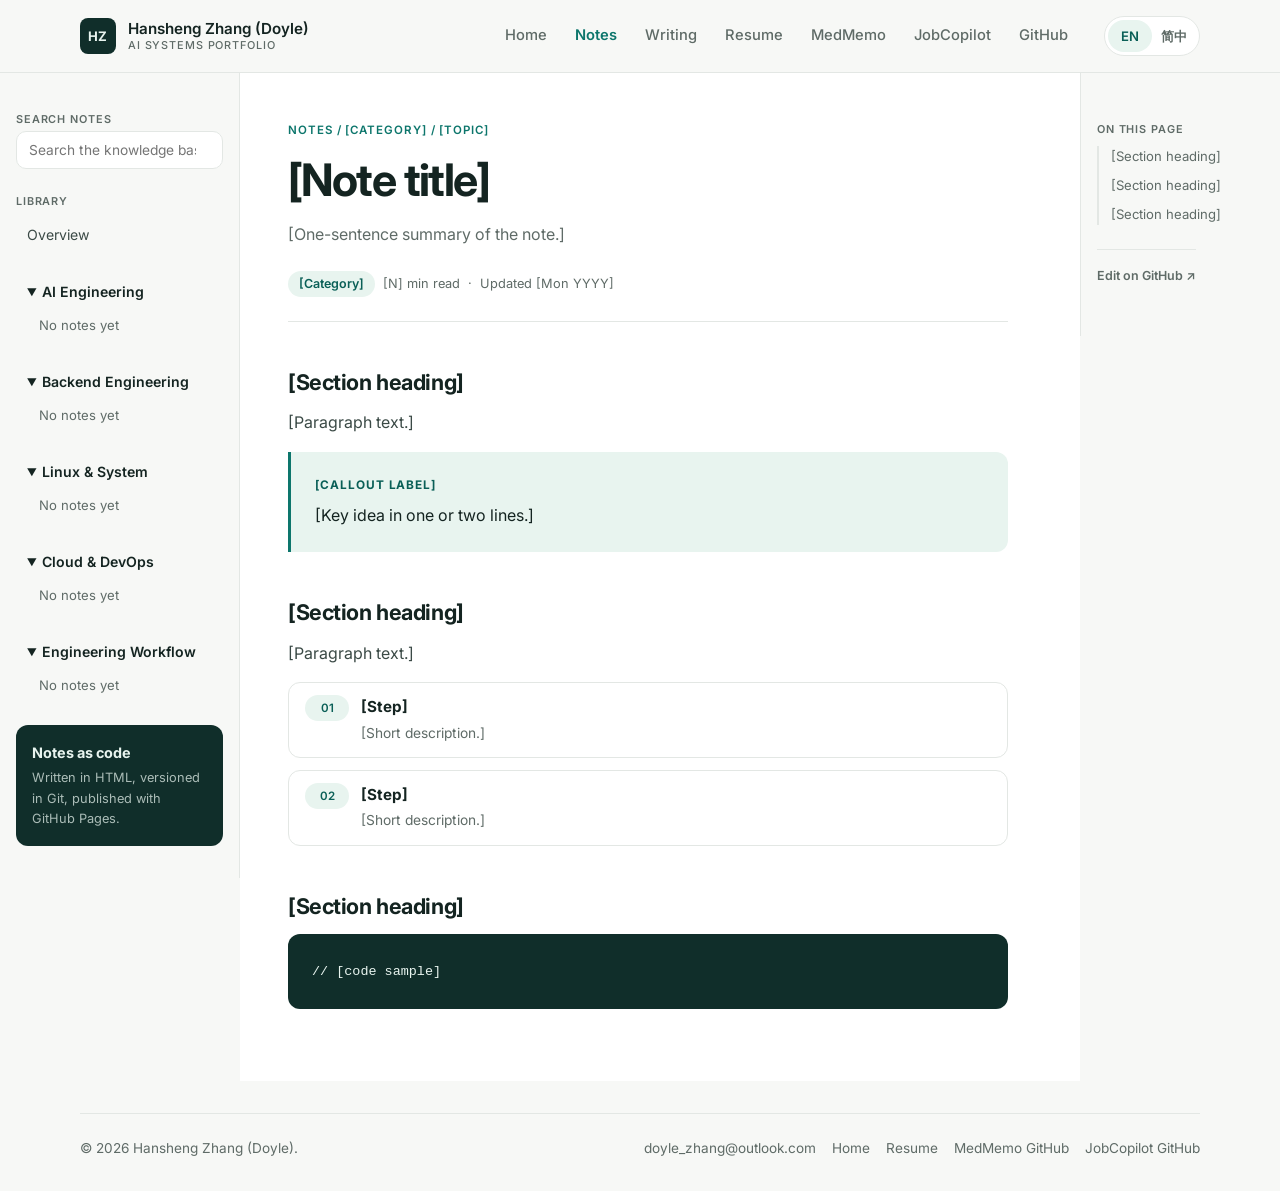
<file: notes/_template.html>
<!doctype html>
<html lang="en">
  <head>
    <meta charset="utf-8">
    <meta name="viewport" content="width=device-width, initial-scale=1">
    <meta name="description" content="[One-sentence summary of the note.]">
    <title>[Note title] | Notes</title>
    <meta name="robots" content="noindex">
    <link rel="preconnect" href="https://fonts.googleapis.com">
    <link rel="preconnect" href="https://fonts.gstatic.com" crossorigin>
    <link href="https://fonts.googleapis.com/css2?family=Inter:wght@400;500;600;700&amp;family=JetBrains+Mono:wght@400;500&amp;display=swap" rel="stylesheet">
    <link rel="stylesheet" href="../styles.css">
    <script src="../script.js" defer></script>
  </head>
  <body>
    <a class="skip-link" href="#main" data-i18n="common.skip">Skip to content</a>
    <header class="site-header">
      <div class="nav-wrap">
        <a class="brand" href="../index.html" aria-label="Hansheng Zhang (Doyle) home" data-i18n-attr="aria-label:common.homeAria">
          <span class="brand-mark">HZ</span>
          <span class="brand-name">
            <span data-i18n="common.name">Hansheng Zhang (Doyle)</span>
            <small data-i18n="common.siteDescription">AI systems portfolio</small>
          </span>
        </a>
        <button class="nav-toggle" type="button" aria-expanded="false" aria-controls="nav-menu" aria-label="Toggle menu" data-i18n-attr="aria-label:common.menuToggle">
          <span class="nav-toggle-bars" aria-hidden="true"></span>
        </button>
        <div class="nav-menu" id="nav-menu">
          <nav class="site-nav" aria-label="Primary navigation" data-i18n-attr="aria-label:common.navAria">
            <a data-nav href="../index.html" data-i18n="common.navHome">Home</a>
            <a data-nav data-nav-section="notes" href="../notes.html" data-i18n="common.navNotes">Notes</a>
            <a data-nav data-nav-section="writing" href="../writing.html" data-i18n="common.navWriting">Writing</a>
            <a data-nav href="../resume.html" data-i18n="common.navResume">Resume</a>
            <a data-nav href="../medmemo.html" data-i18n="common.navMedMemo">MedMemo</a>
            <a data-nav href="../jobcopilot.html" data-i18n="common.navJobCopilot">JobCopilot</a>
            <a href="https://github.com/hzhan516" target="_blank" rel="noreferrer" data-i18n="common.navGitHub">GitHub</a>
          </nav>
          <div class="lang-switcher" aria-label="Language selector" data-i18n-attr="aria-label:common.languageSelector">
            <button type="button" data-lang-option="en" data-i18n="common.languageEnglish">EN</button>
            <button type="button" data-lang-option="zh-CN" data-i18n="common.languageChinese">简中</button>
          </div>
        </div>
      </div>
    </header>

    <main id="main" class="kb-layout">
        <aside class="kb-sidebar" aria-label="Knowledge base navigation" data-i18n-attr="aria-label:notes.sidebarAria">
          <div class="kb-search">
            <label class="kb-label" for="kb-search" data-i18n="notes.searchLabel">Search notes</label>
            <input id="kb-search" type="search" placeholder="Search the knowledge base…" data-kb-search data-i18n-attr="placeholder:notes.searchPlaceholder">
          </div>
          <div>
            <p class="kb-label" data-i18n="notes.library">Library</p>
            <ul class="kb-nav">
              <li><a href="../notes.html" data-i18n="notes.overview">Overview</a></li>
            </ul>
          </div>
          <details class="kb-group" open>
            <summary data-i18n="notes.cat_ai">AI Engineering</summary>
            <ul class="kb-nav" data-category="ai">
              <li class="kb-empty" data-i18n="notes.emptyCategory">No notes yet</li>
            </ul>
          </details>
          <details class="kb-group" open>
            <summary data-i18n="notes.cat_backend">Backend Engineering</summary>
            <ul class="kb-nav" data-category="backend">
              <li class="kb-empty" data-i18n="notes.emptyCategory">No notes yet</li>
            </ul>
          </details>
          <details class="kb-group" open>
            <summary data-i18n="notes.cat_linux">Linux & System</summary>
            <ul class="kb-nav" data-category="linux">
              <li class="kb-empty" data-i18n="notes.emptyCategory">No notes yet</li>
            </ul>
          </details>
          <details class="kb-group" open>
            <summary data-i18n="notes.cat_cloud">Cloud & DevOps</summary>
            <ul class="kb-nav" data-category="cloud">
              <li class="kb-empty" data-i18n="notes.emptyCategory">No notes yet</li>
            </ul>
          </details>
          <details class="kb-group" open>
            <summary data-i18n="notes.cat_workflow">Engineering Workflow</summary>
            <ul class="kb-nav" data-category="workflow">
              <li class="kb-empty" data-i18n="notes.emptyCategory">No notes yet</li>
            </ul>
          </details>

          <div class="kb-card">
            <strong data-i18n="notes.cardTitle">Notes as code</strong>
            <p data-i18n="notes.cardBody">Written in HTML, versioned in Git, published with GitHub Pages.</p>
          </div>
        </aside>

        <article class="kb-article">
          <p class="breadcrumb">Notes / [Category] / [Topic]</p>
          <h1>[Note title]</h1>
          <p class="lead">[One-sentence summary of the note.]</p>
          <div class="kb-meta">
            <span class="tag">[Category]</span>
            <span>[N] min read</span>
            <span>·</span>
            <time datetime="YYYY-MM-DD">Updated [Mon YYYY]</time>
          </div>

          <section id="section-1">
            <h2>[Section heading]</h2>
            <p>[Paragraph text.]</p>
            <div class="notice">
              <strong>[Callout label]</strong>
              <p>[Key idea in one or two lines.]</p>
            </div>
          </section>

          <section id="section-2">
            <h2>[Section heading]</h2>
            <p>[Paragraph text.]</p>
            <ol class="step-list">
              <li><div><strong>[Step]</strong><span>[Short description.]</span></div></li>
              <li><div><strong>[Step]</strong><span>[Short description.]</span></div></li>
            </ol>
          </section>

          <section id="section-3">
            <h2>[Section heading]</h2>
<pre class="code-block"><code>// [code sample]</code></pre>
          </section>
        </article>

        <aside class="kb-toc" aria-label="On this page" data-i18n-attr="aria-label:notes.tocLabel">
          <p class="kb-label" data-i18n="notes.tocLabel">On this page</p>
          <ul>
            <li><a href="#section-1">[Section heading]</a></li>
            <li><a href="#section-2">[Section heading]</a></li>
            <li><a href="#section-3">[Section heading]</a></li>
          </ul>
          <a class="text-link" href="https://github.com/hzhan516/hzhan516.github.io" target="_blank" rel="noreferrer" data-i18n="notes.editSource">Edit on GitHub ↗</a>
        </aside>
    </main>

    <footer class="site-footer">
      <div class="container footer-wrap">
        <p>&copy; <span data-year></span> <span data-i18n="common.name">Hansheng Zhang (Doyle)</span>.</p>
        <div class="footer-links">
          <a href="mailto:doyle_zhang@outlook.com" data-i18n="common.footerEmail">doyle_zhang@outlook.com</a>
          <a href="../index.html" data-i18n="common.footerHome">Home</a>
          <a href="../resume.html" data-i18n="common.footerResume">Resume</a>
          <a href="https://github.com/hzhan516/medmemo" target="_blank" rel="noreferrer" data-i18n="common.footerMedMemoGitHub">MedMemo GitHub</a>
          <a href="https://github.com/hzhan516/JobCopilot" target="_blank" rel="noreferrer" data-i18n="common.footerJobCopilotGitHub">JobCopilot GitHub</a>
        </div>
      </div>
    </footer>
  </body>
</html>
</file>
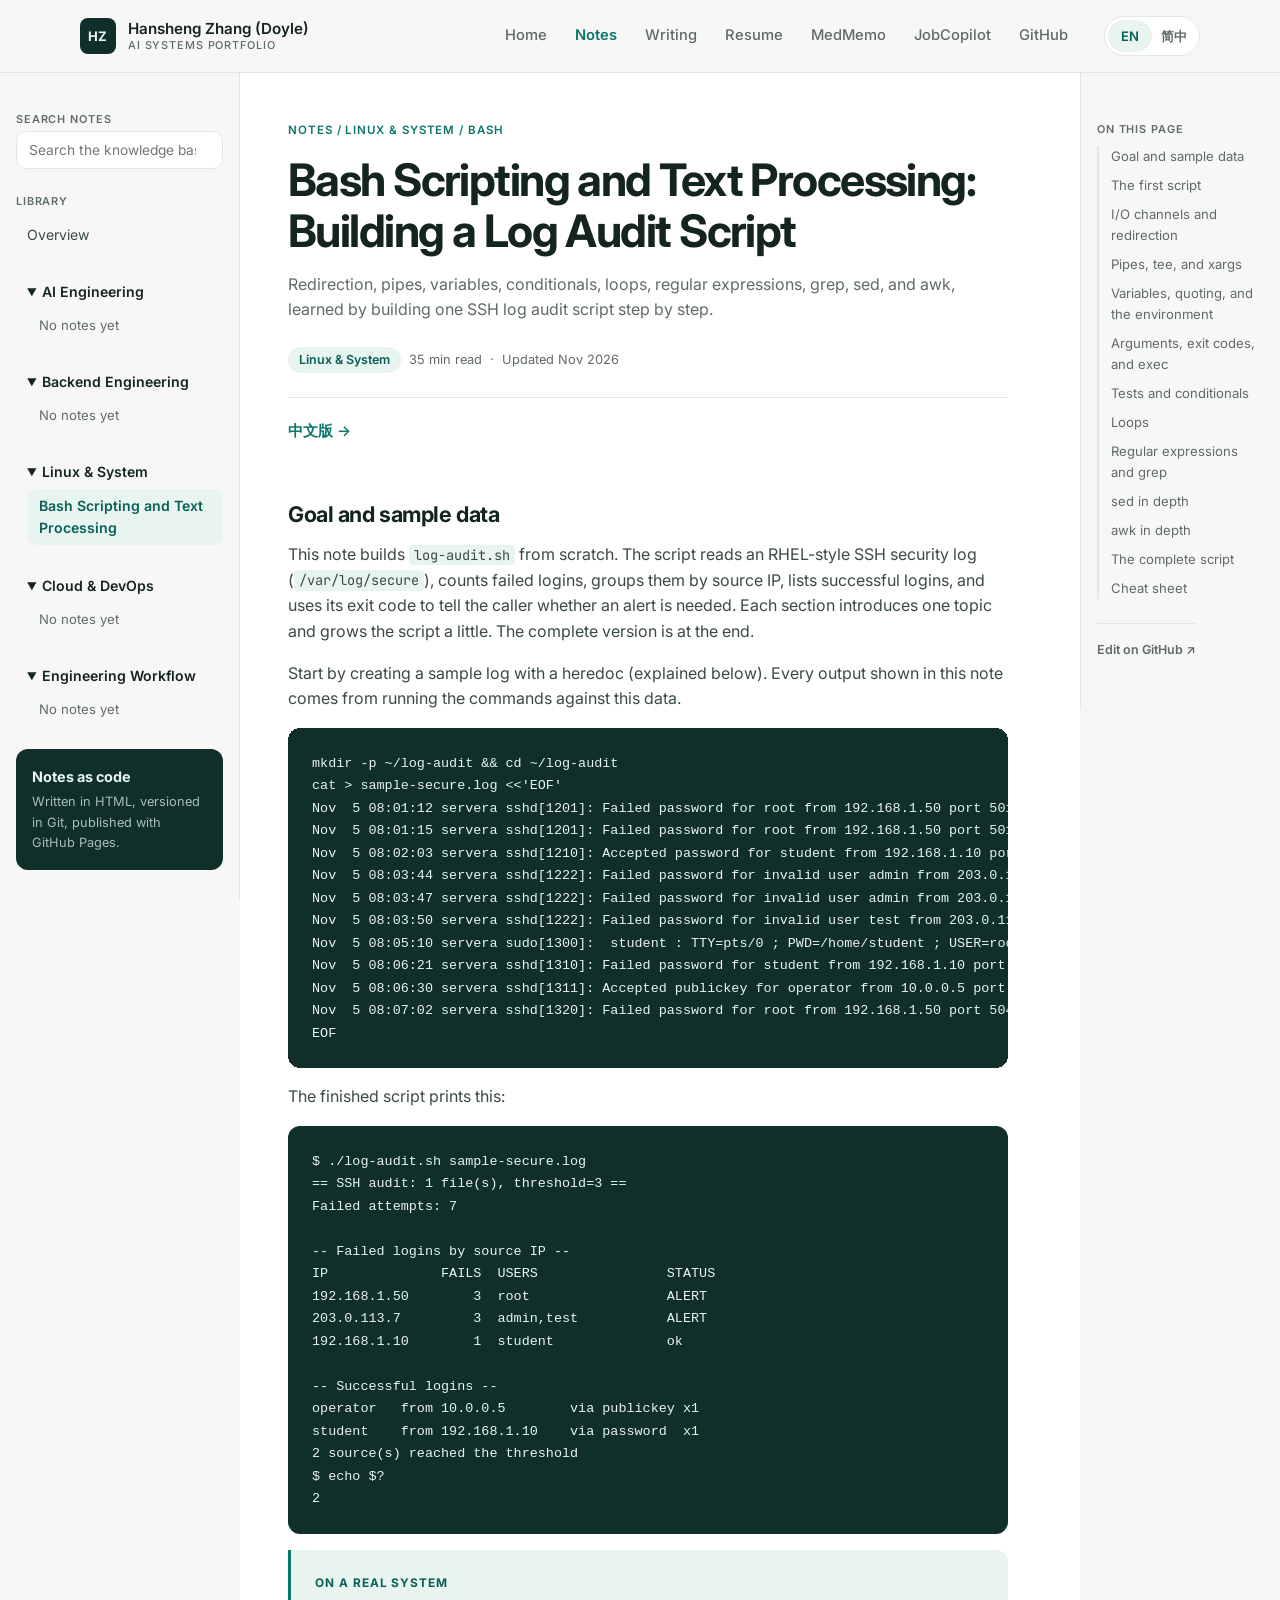
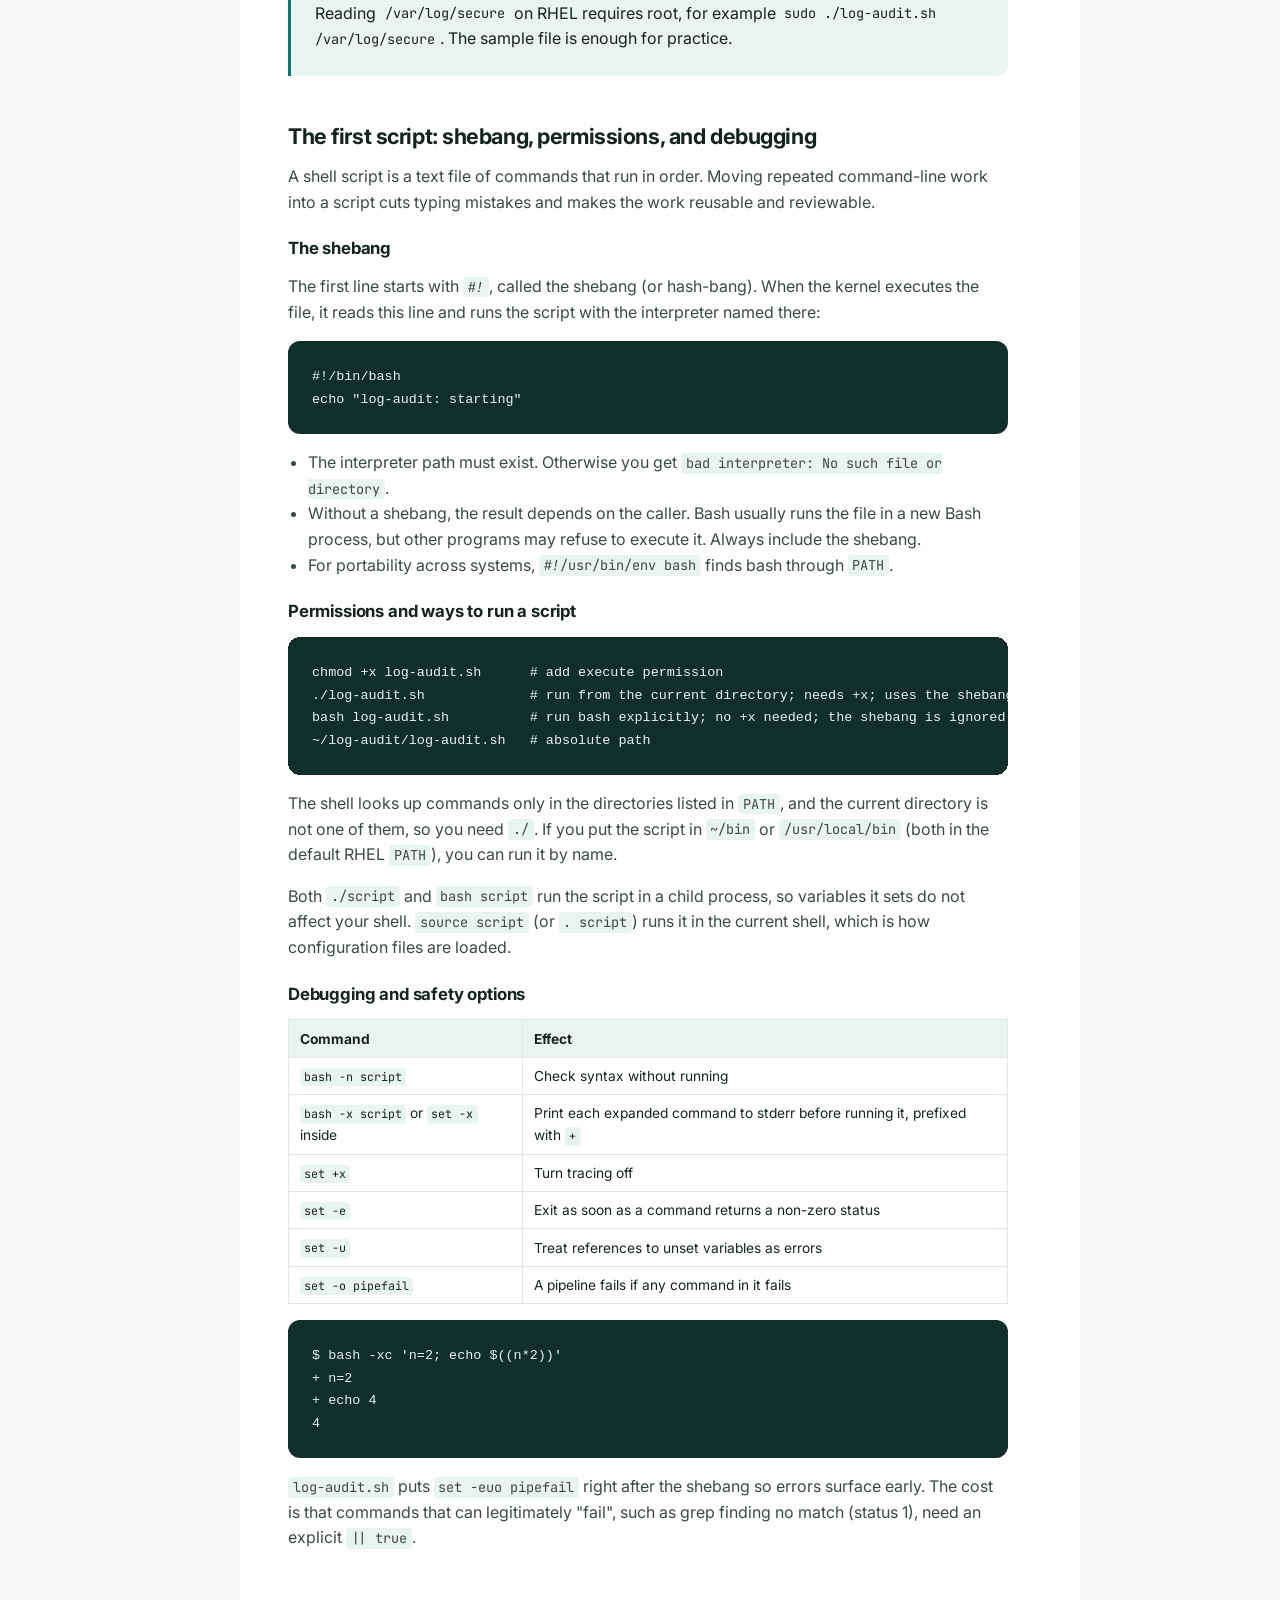
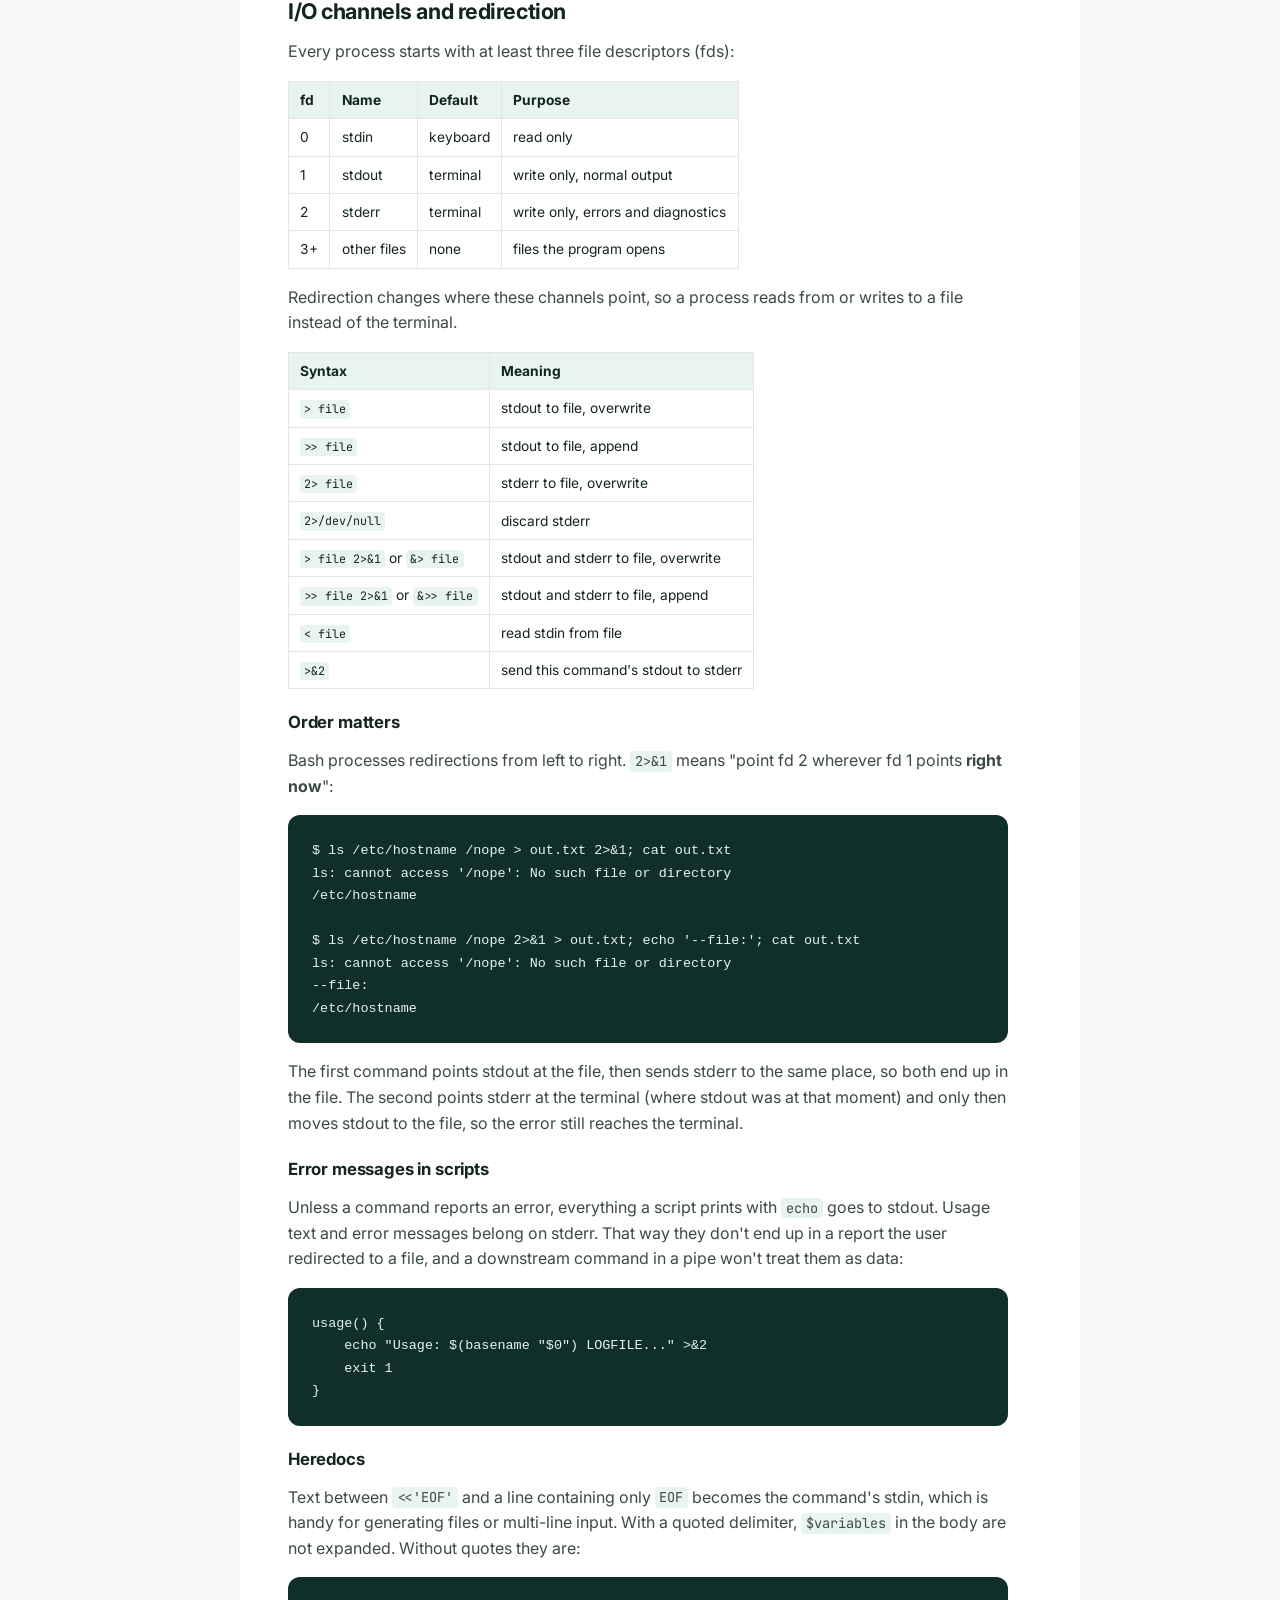
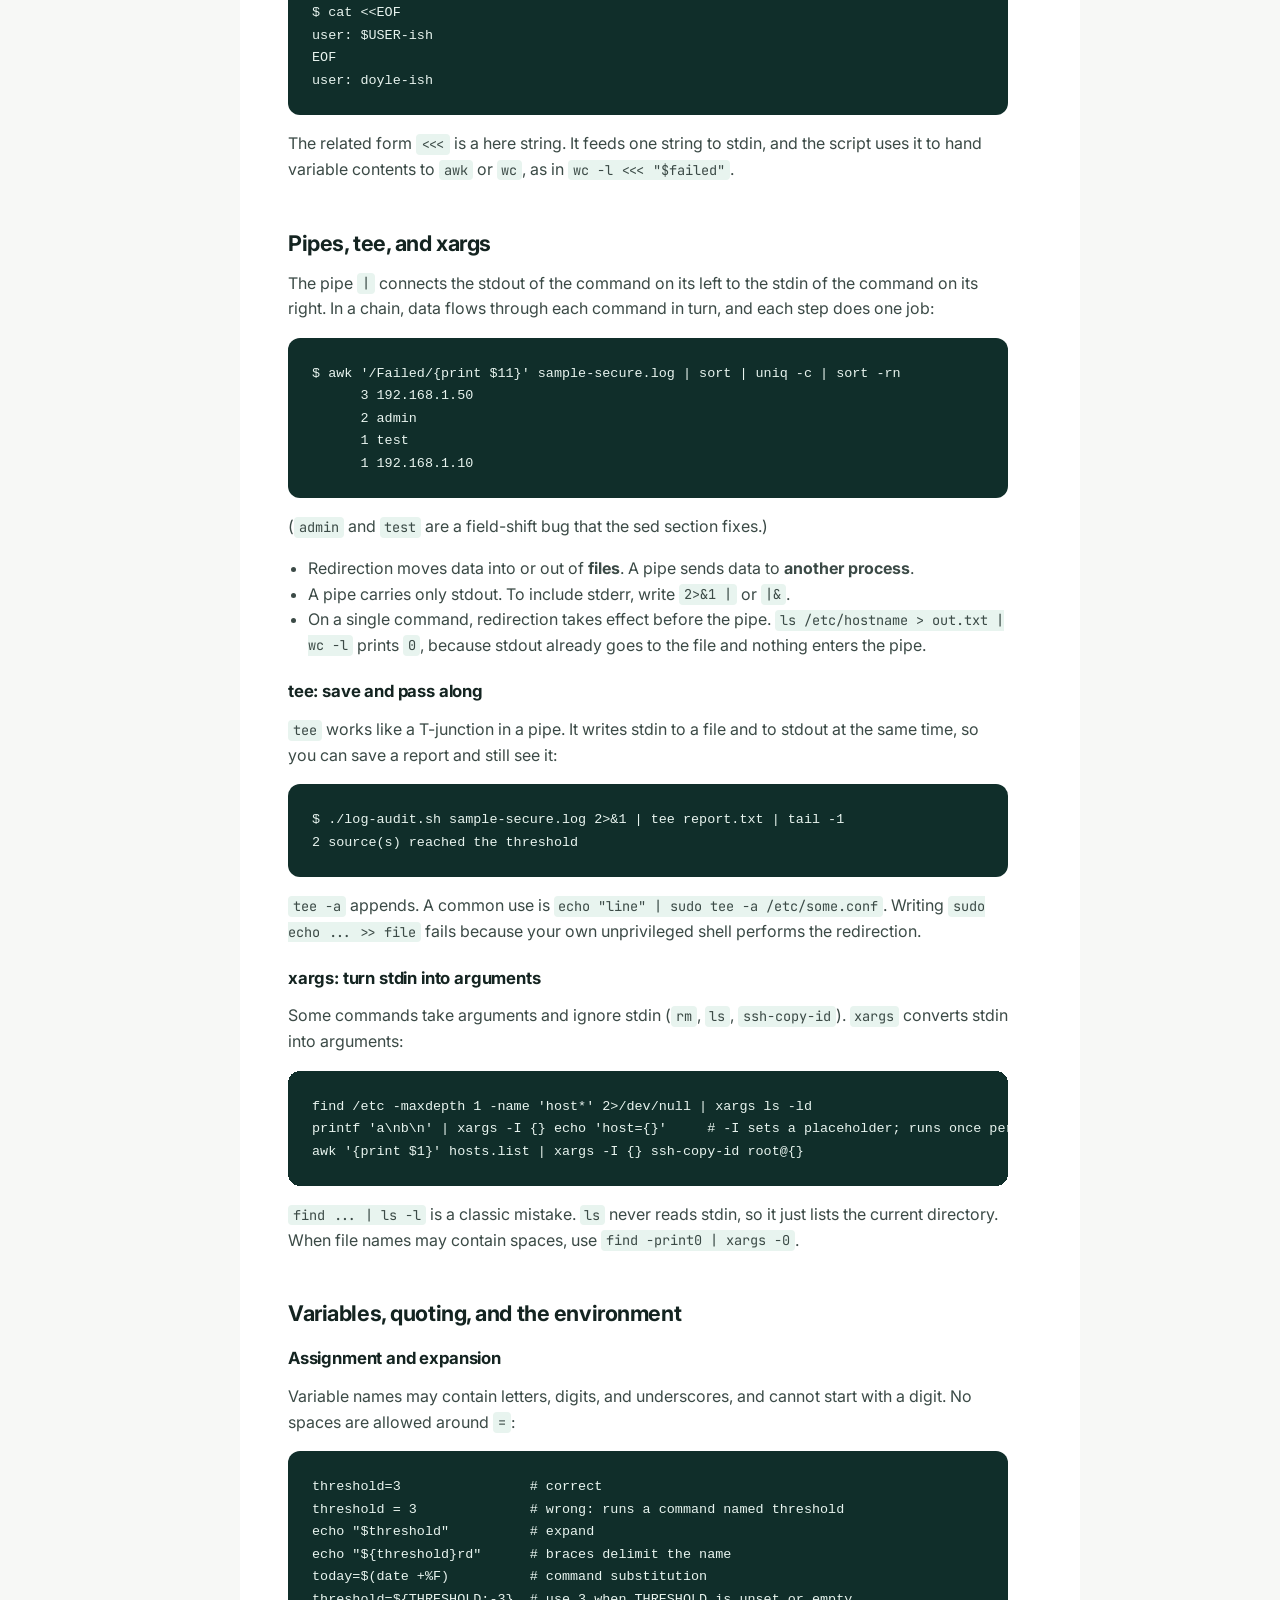
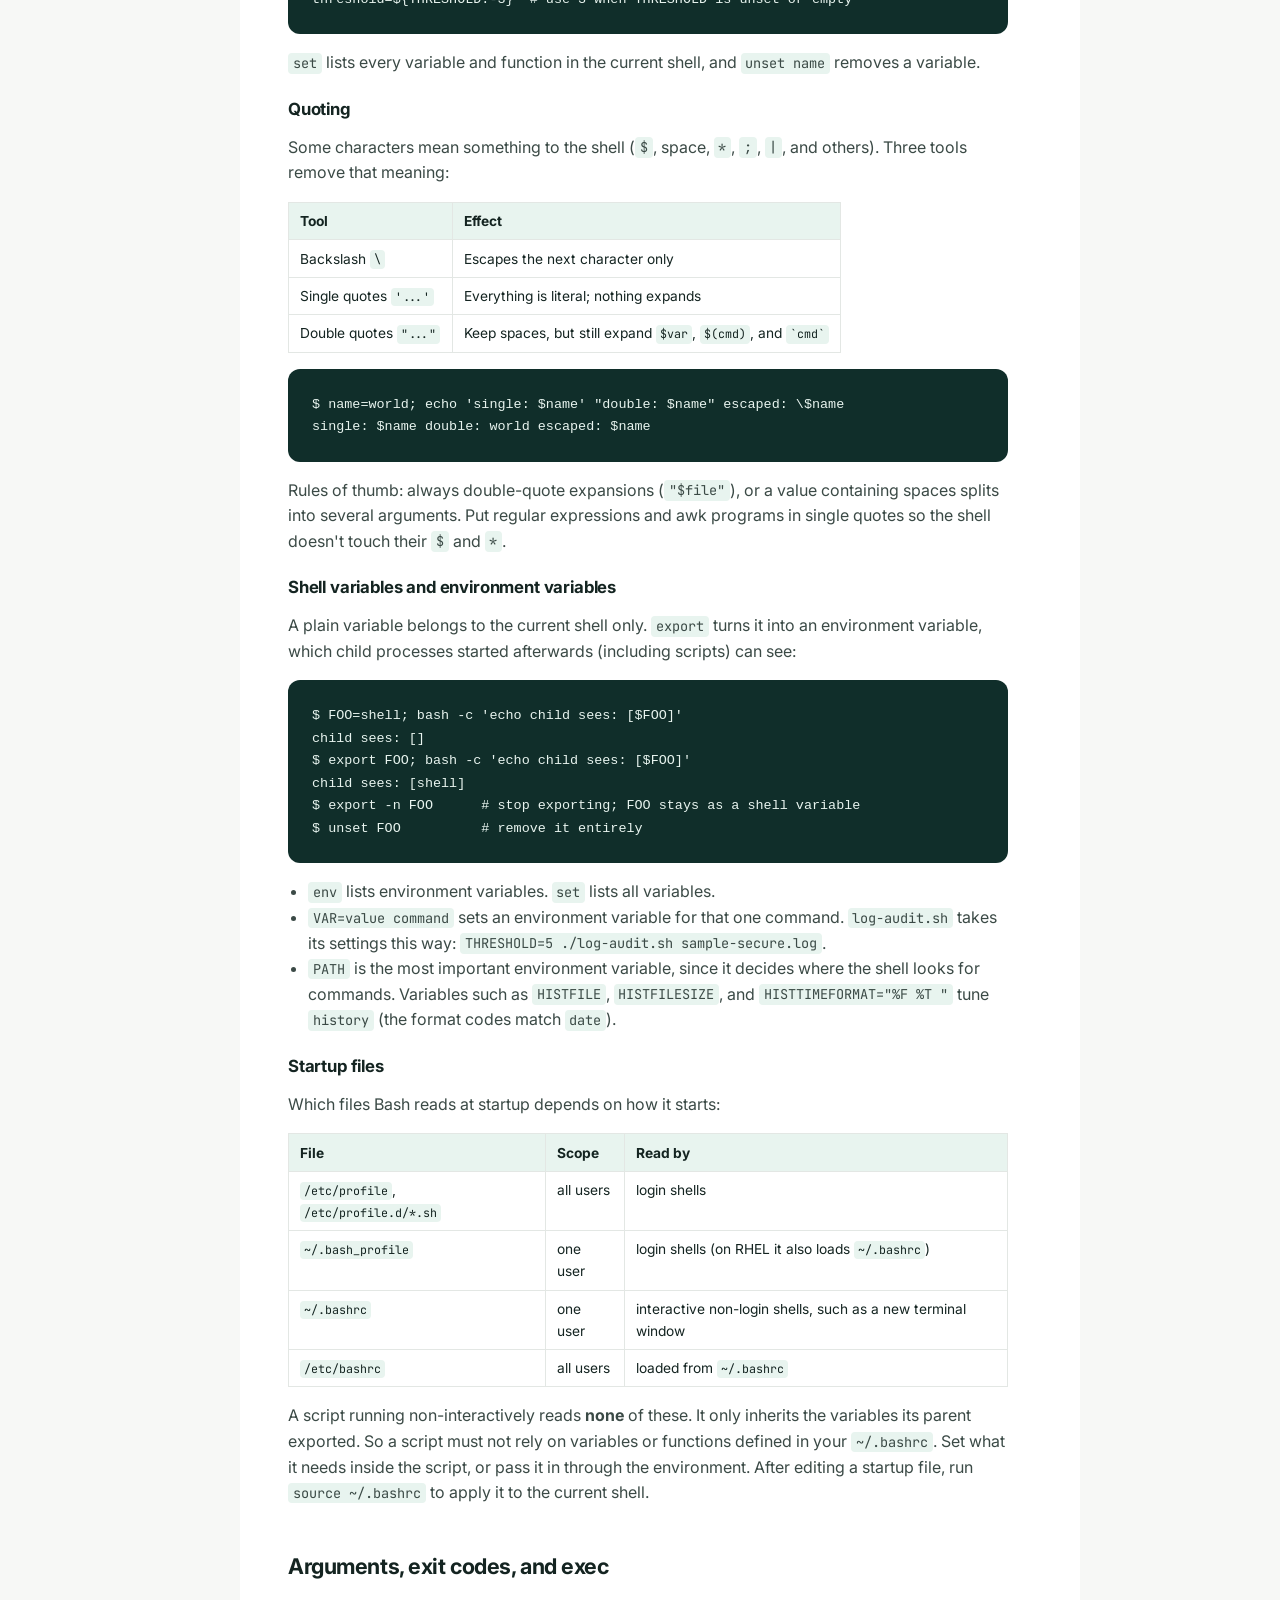
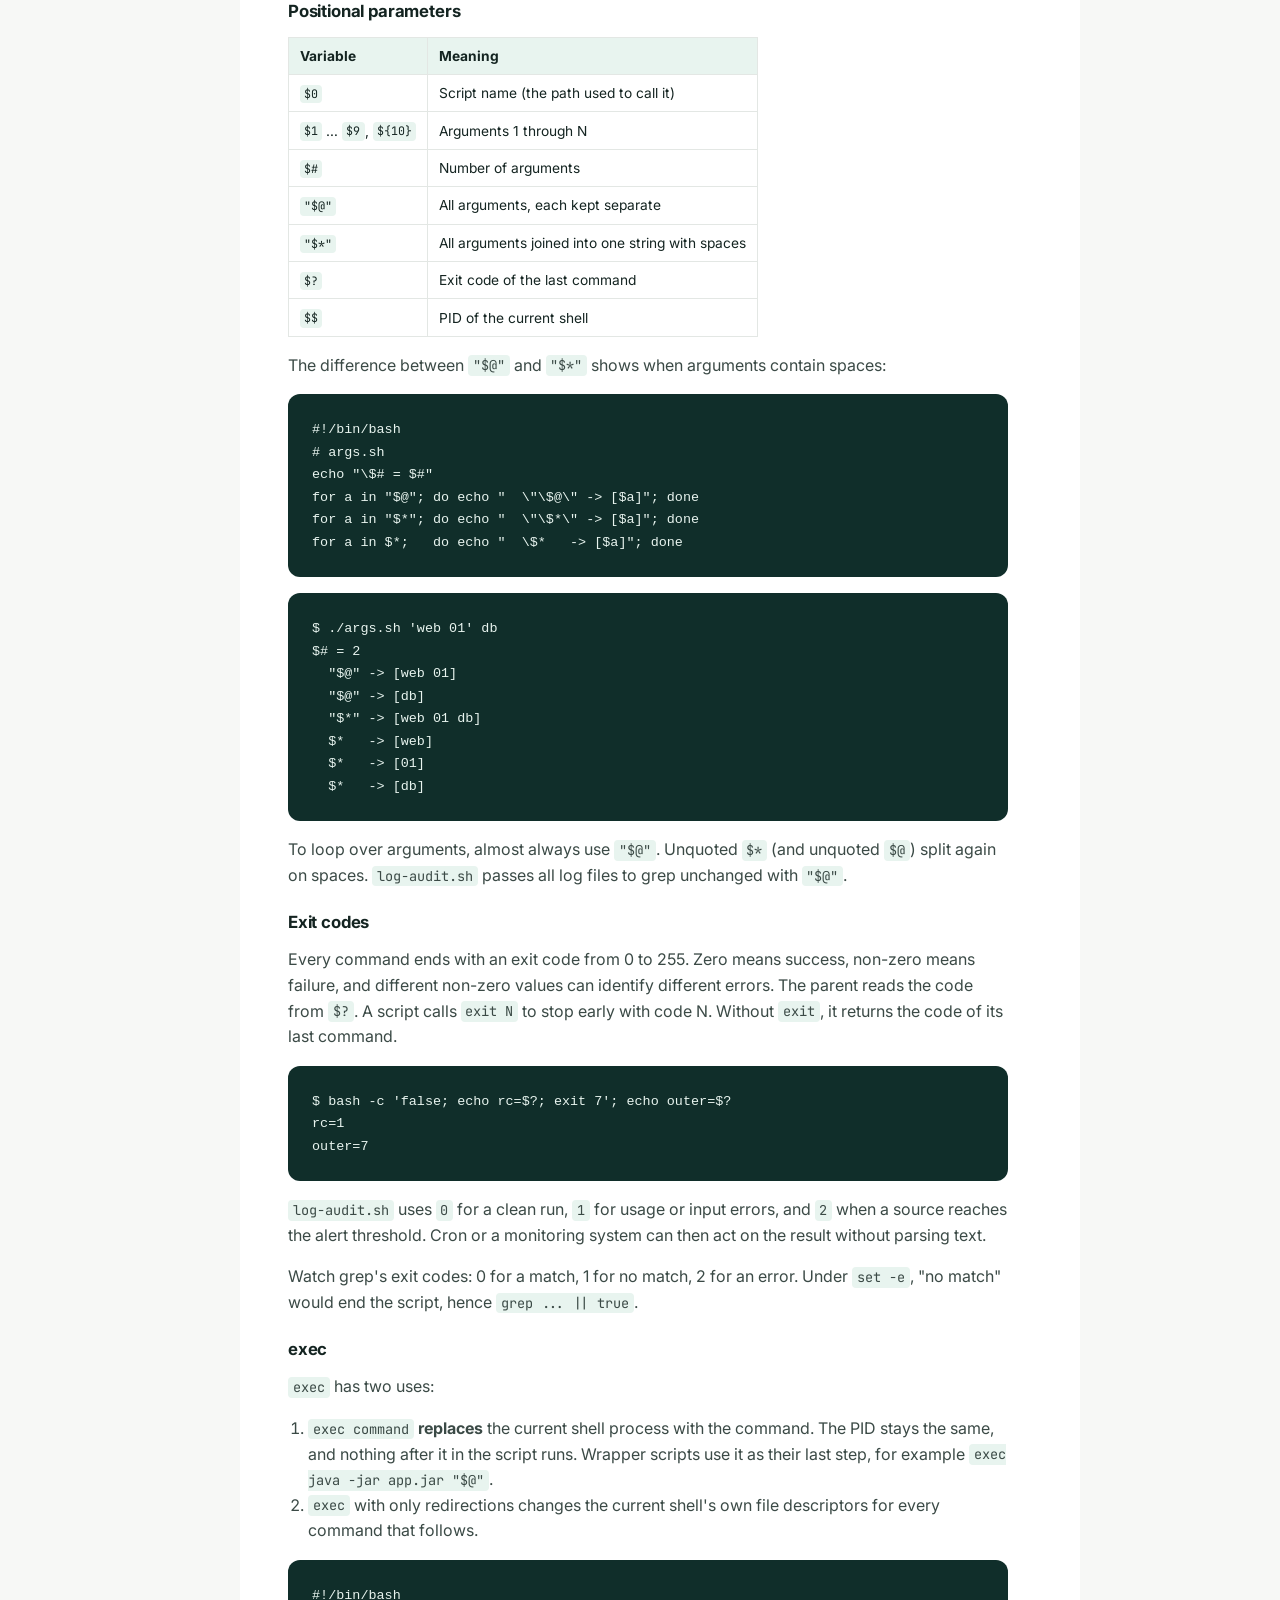
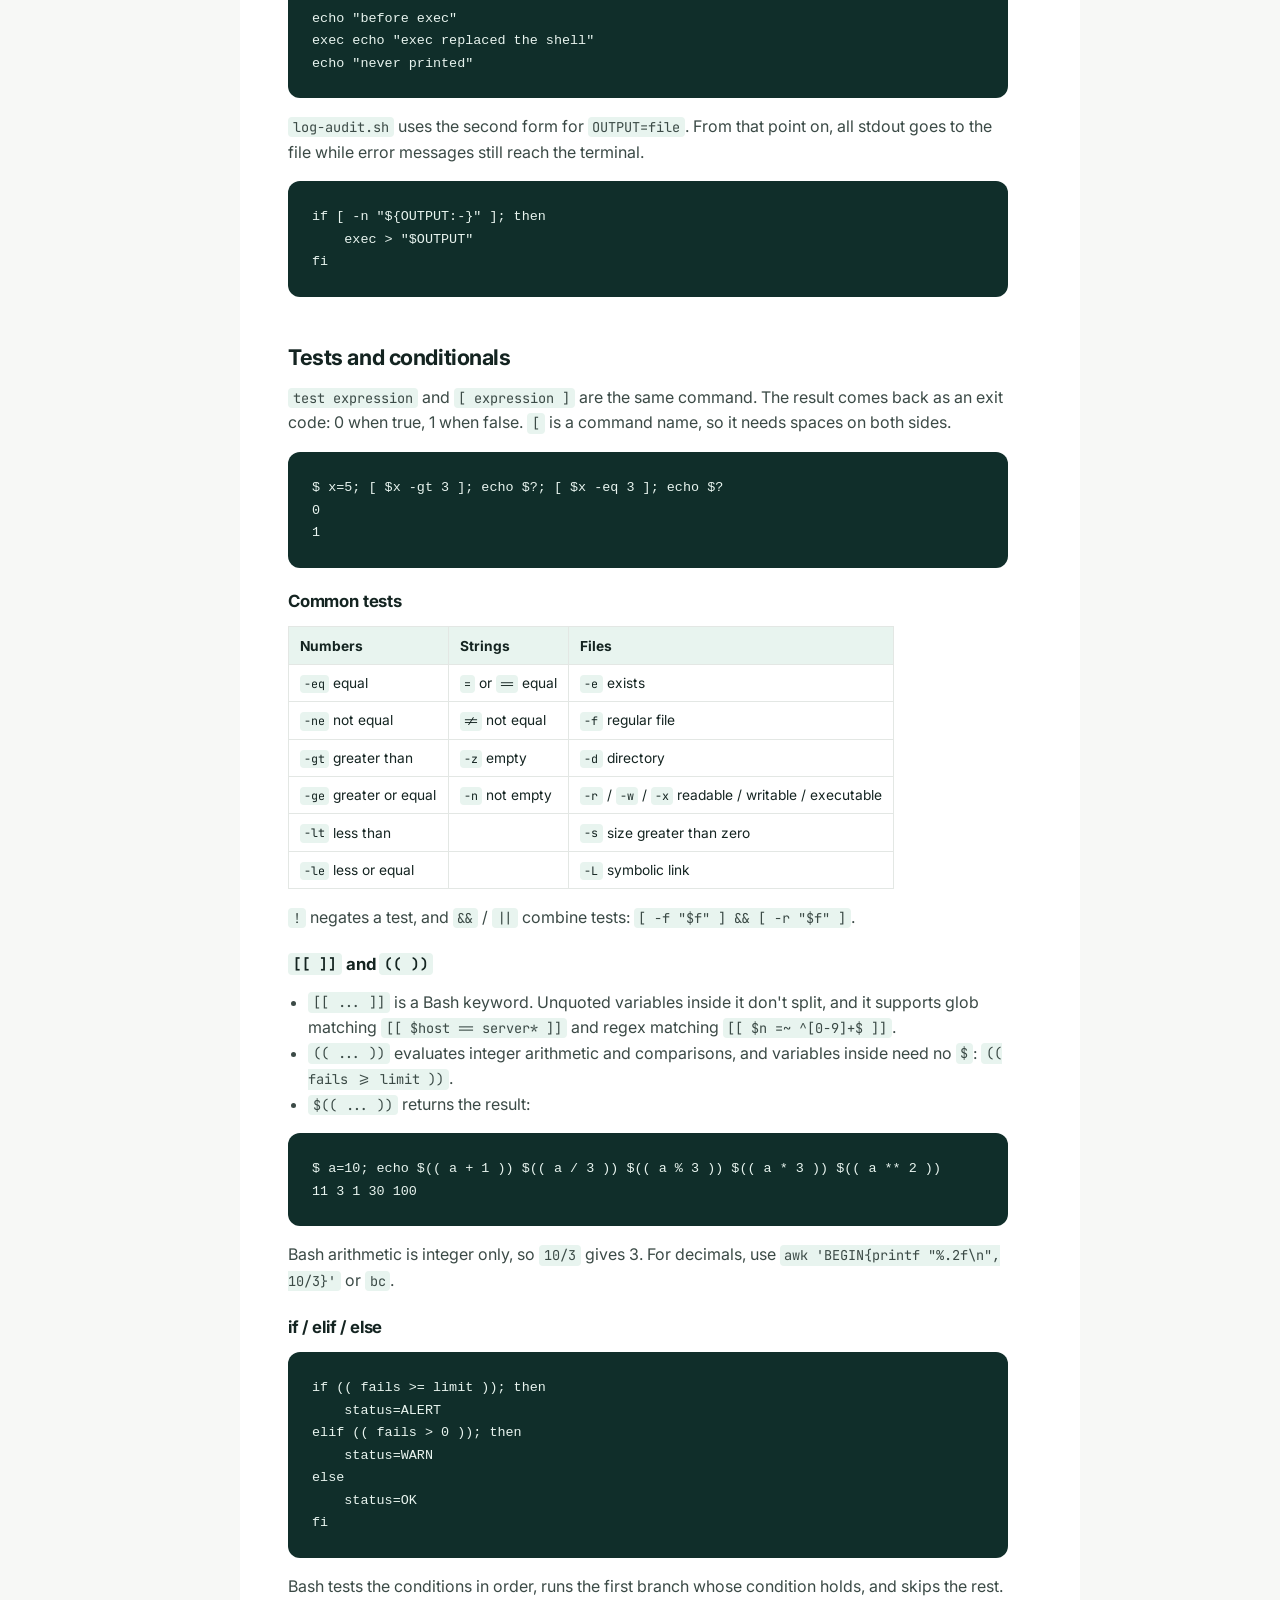
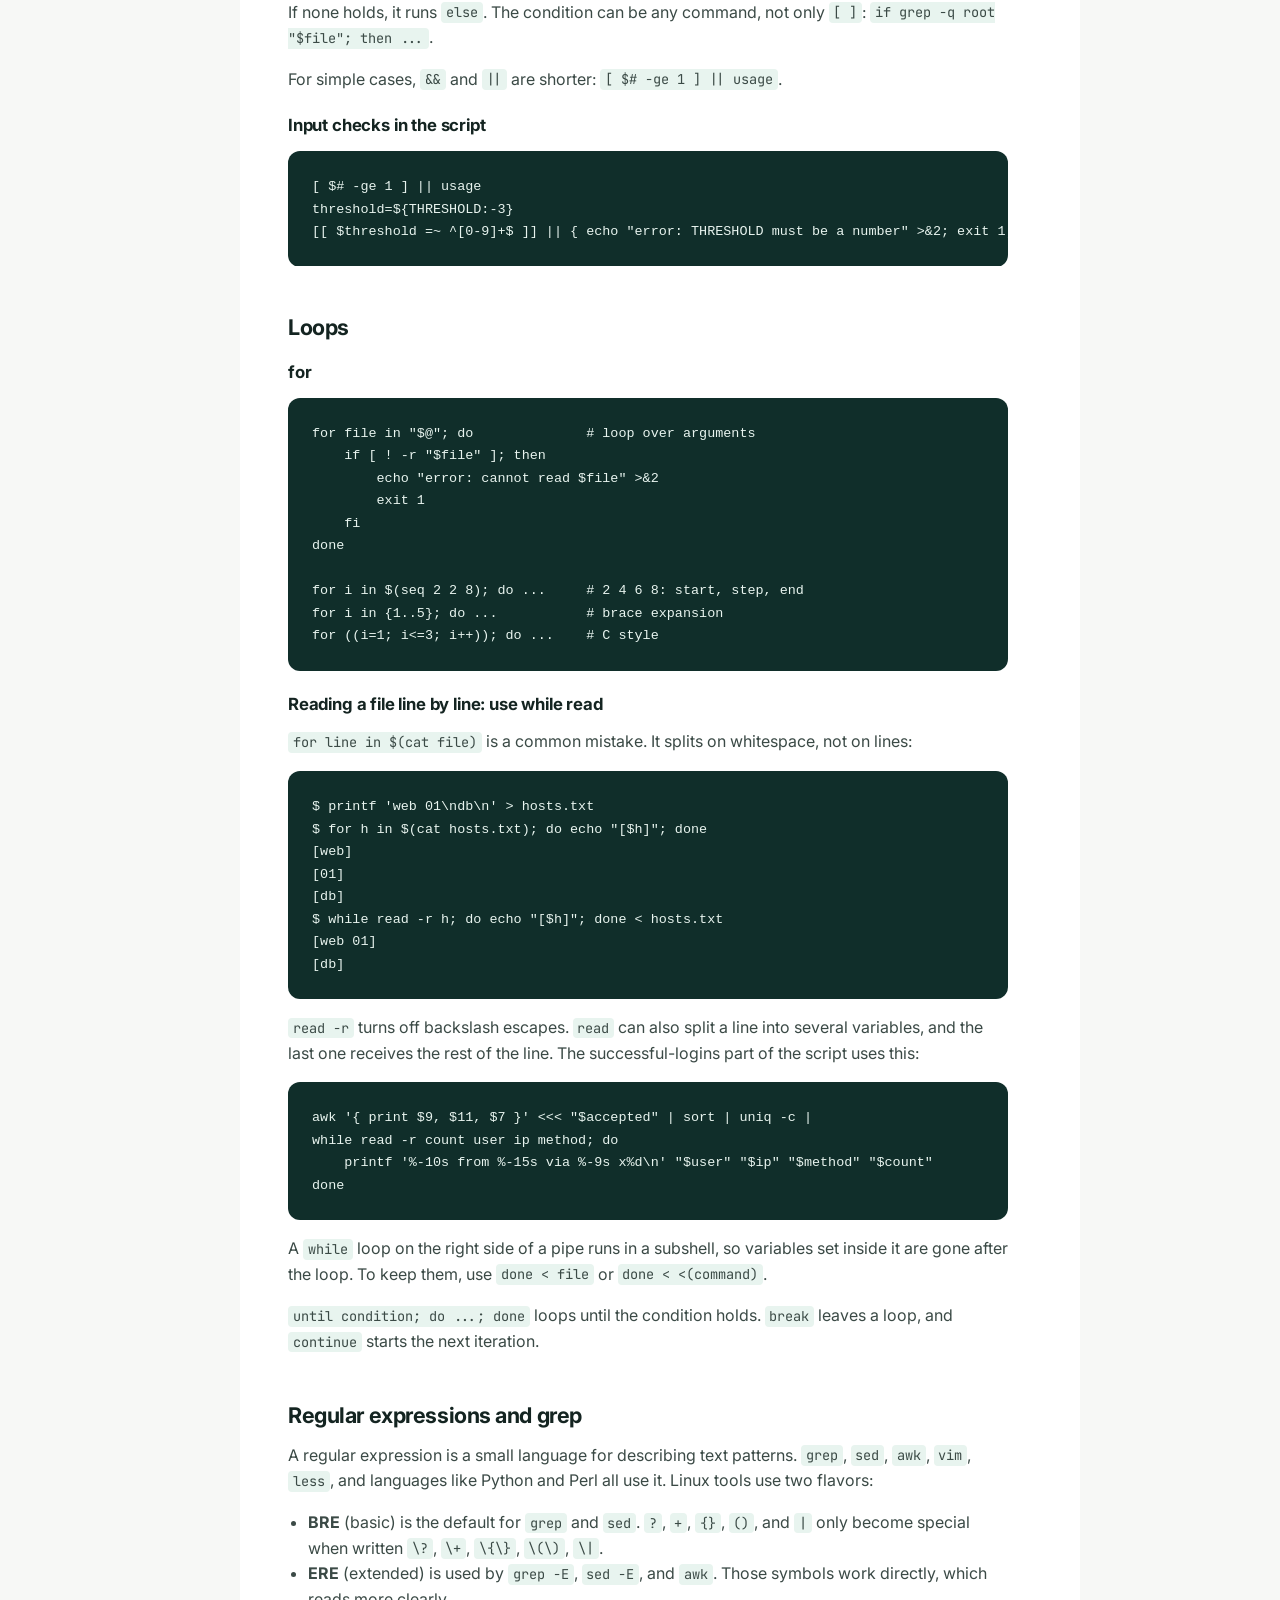
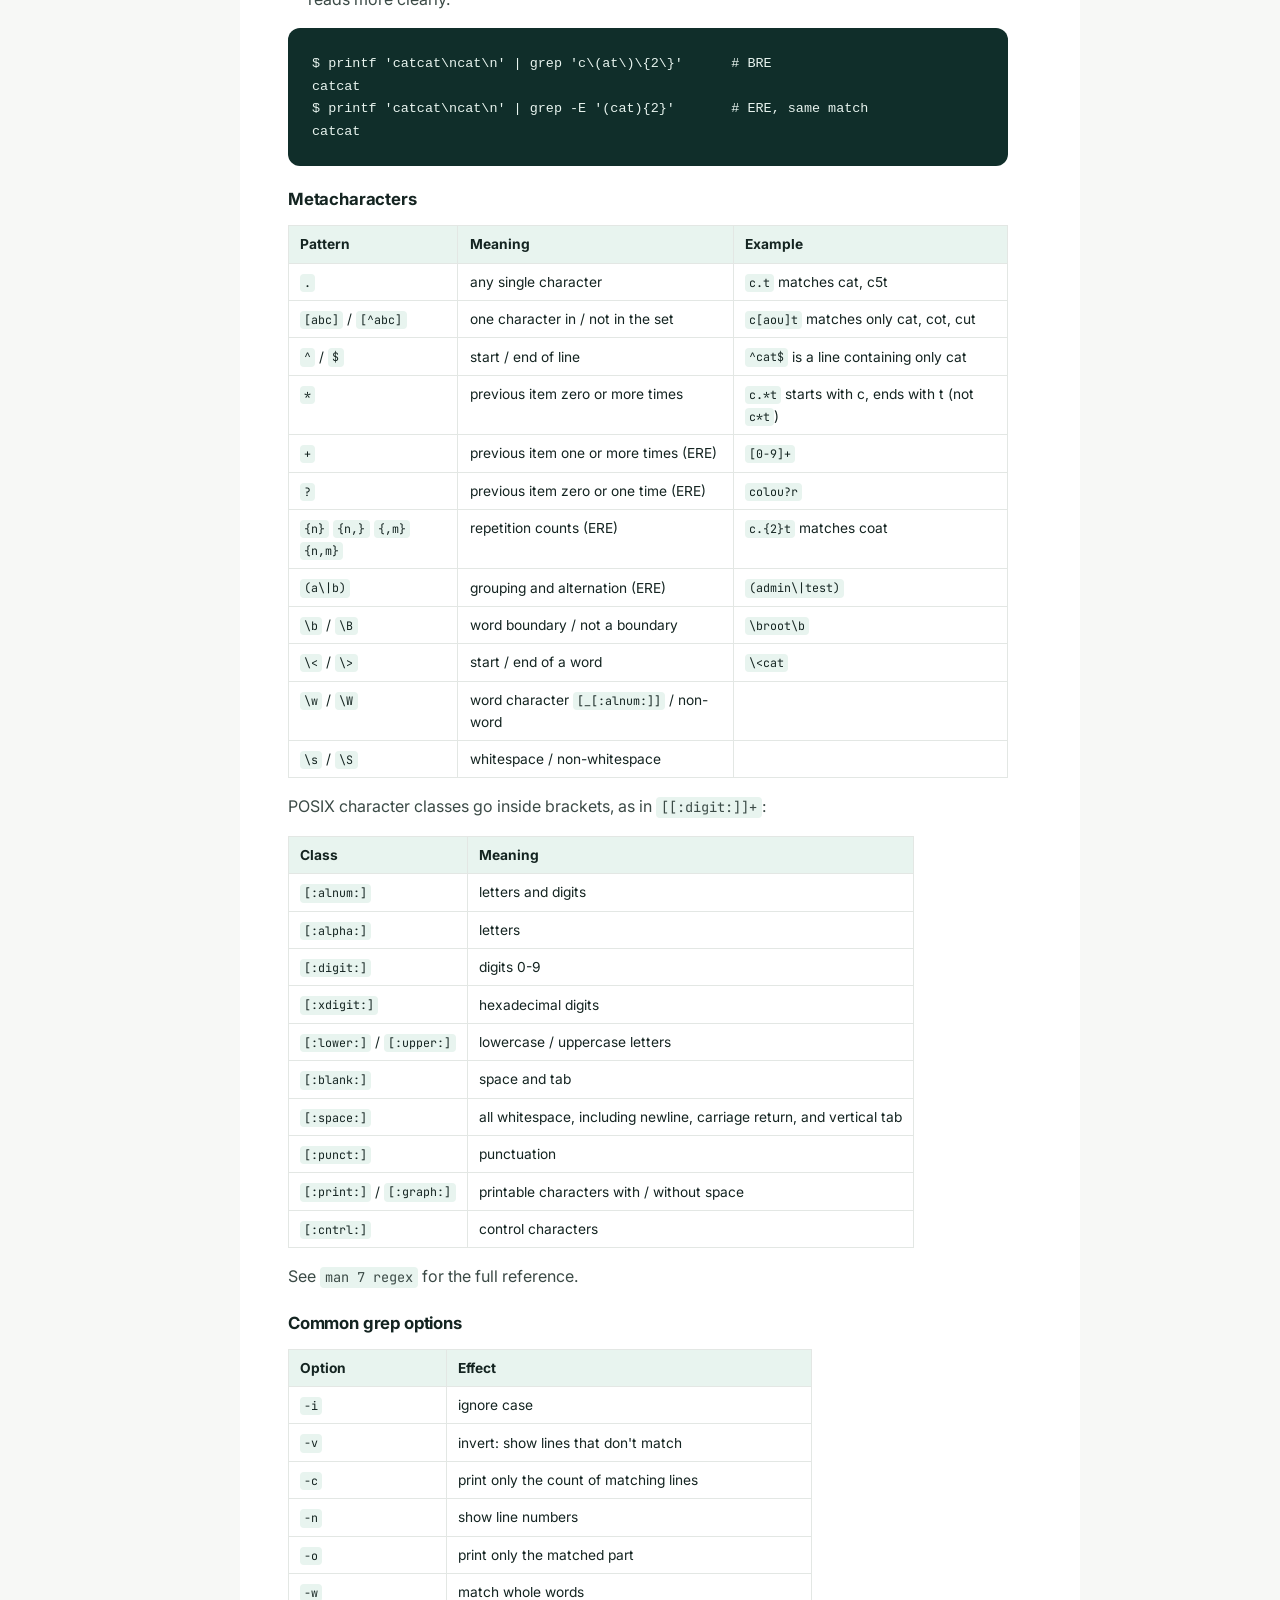
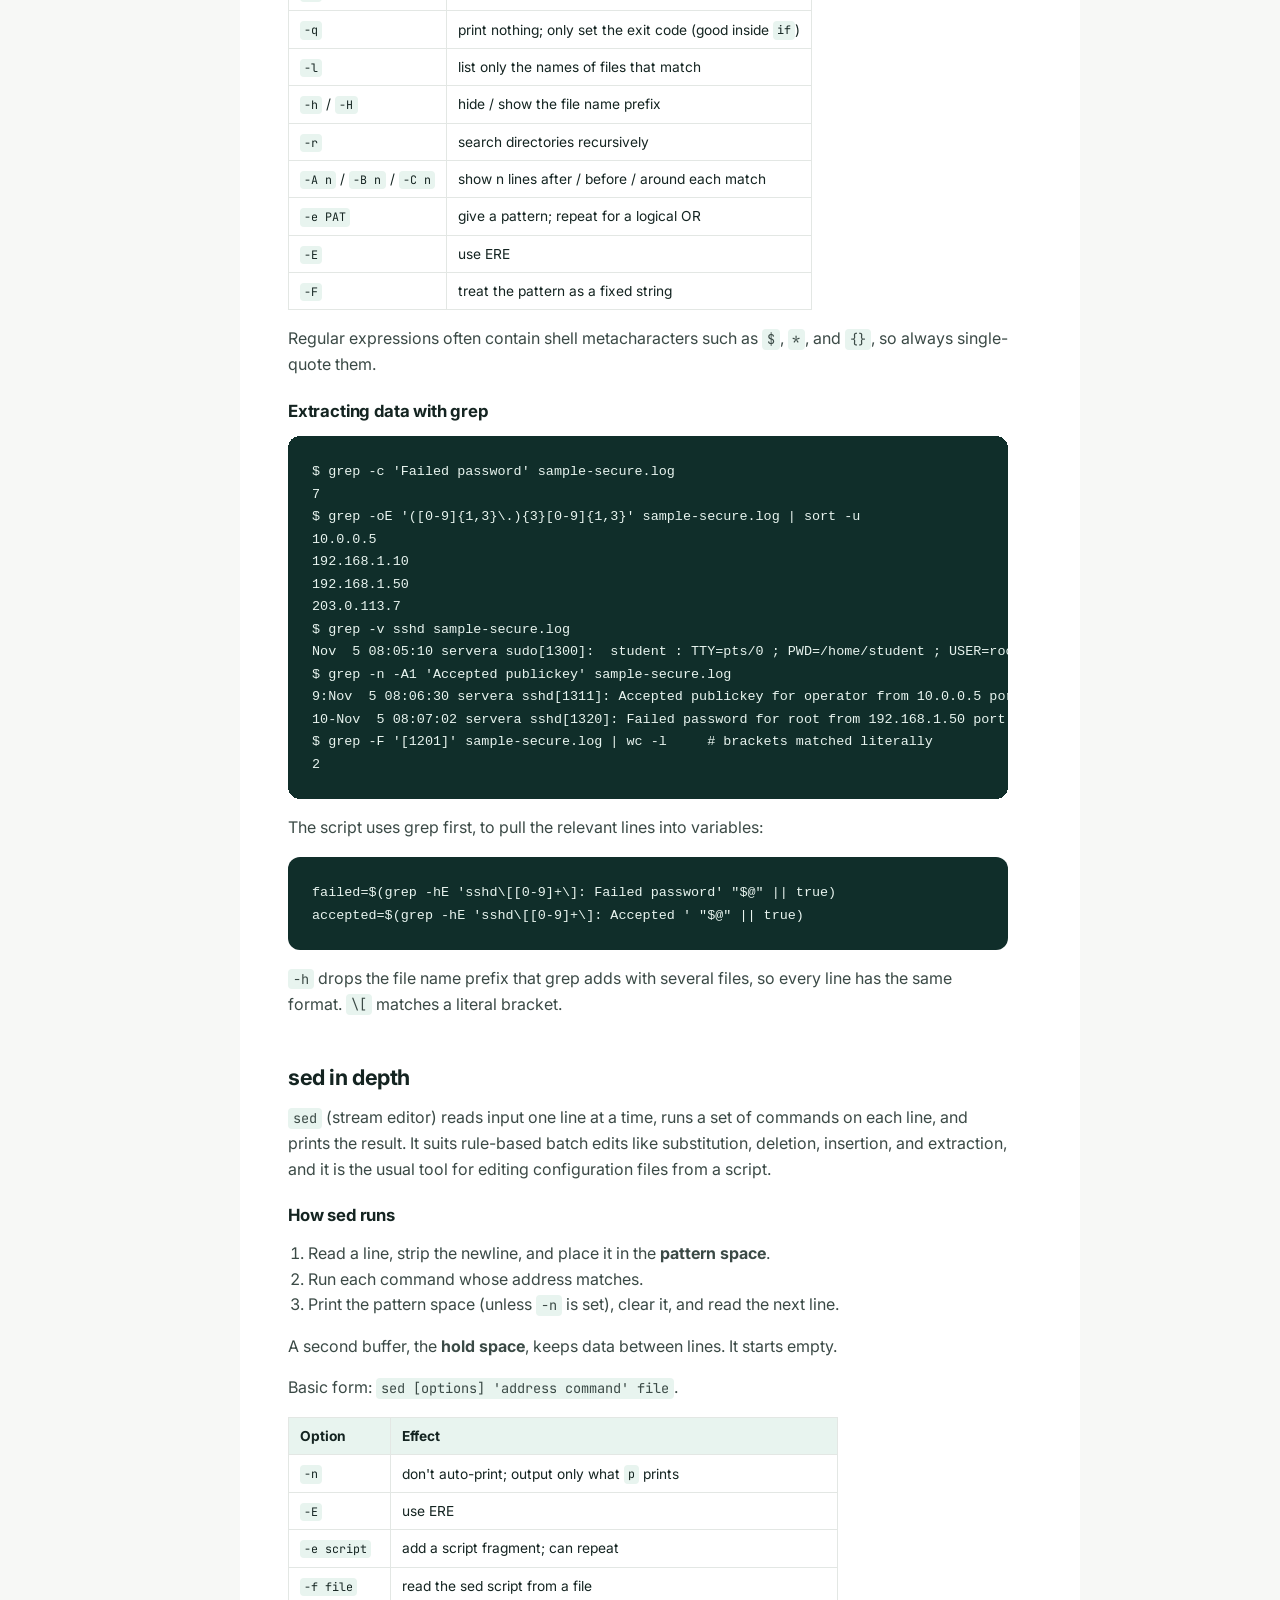
<file: notes/bash-scripting-text-processing.html>
<!doctype html>
<html lang="en">
  <head>
    <meta charset="utf-8">
    <meta name="viewport" content="width=device-width, initial-scale=1">
    <meta name="description" content="Redirection, pipes, variables, conditionals, loops, regular expressions, grep, sed, and awk, learned by building one SSH log audit script step by step.">
    <title>Bash Scripting and Text Processing: Building a Log Audit Script | Notes</title>
    <link rel="preconnect" href="https://fonts.googleapis.com">
    <link rel="preconnect" href="https://fonts.gstatic.com" crossorigin>
    <link href="https://fonts.googleapis.com/css2?family=Inter:wght@400;500;600;700&amp;family=JetBrains+Mono:wght@400;500&amp;display=swap" rel="stylesheet">
    <link rel="stylesheet" href="../styles.css">
    <script src="../script.js" defer></script>
    <style>
      .kb-article table { width: 100%; border-collapse: collapse; font-size: 0.86rem; display: block; overflow-x: auto; }
      .kb-article th, .kb-article td { padding: 0.45rem 0.7rem; border: 1px solid var(--line); text-align: left; vertical-align: top; }
      .kb-article th { background: var(--mint); }
      .kb-article :not(pre) > code { font-family: var(--font-mono); font-size: 0.85em; padding: 0.1em 0.35em; border-radius: 4px; background: var(--mint); }
      .kb-article section > h3 { margin-top: var(--space-5); font-size: 1.05rem; }
      .kb-article section ul, .kb-article section ol:not(.step-list) { padding-left: 1.25rem; color: var(--ink-soft); }
      .kb-article .code-block { line-height: 1.6; white-space: pre; }
      .kb-lang-switch { margin-top: var(--space-3); font-size: 0.85rem; }
    </style>
  </head>
  <body>
    <a class="skip-link" href="#main" data-i18n="common.skip">Skip to content</a>
    <header class="site-header">
      <div class="nav-wrap">
        <a class="brand" href="../index.html" aria-label="Hansheng Zhang (Doyle) home" data-i18n-attr="aria-label:common.homeAria">
          <span class="brand-mark">HZ</span>
          <span class="brand-name">
            <span data-i18n="common.name">Hansheng Zhang (Doyle)</span>
            <small data-i18n="common.siteDescription">AI systems portfolio</small>
          </span>
        </a>
        <button class="nav-toggle" type="button" aria-expanded="false" aria-controls="nav-menu" aria-label="Toggle menu" data-i18n-attr="aria-label:common.menuToggle">
          <span class="nav-toggle-bars" aria-hidden="true"></span>
        </button>
        <div class="nav-menu" id="nav-menu">
          <nav class="site-nav" aria-label="Primary navigation" data-i18n-attr="aria-label:common.navAria">
            <a data-nav href="../index.html" data-i18n="common.navHome">Home</a>
            <a data-nav data-nav-section="notes" href="../notes.html" data-i18n="common.navNotes">Notes</a>
            <a data-nav data-nav-section="writing" href="../writing.html" data-i18n="common.navWriting">Writing</a>
            <a data-nav href="../resume.html" data-i18n="common.navResume">Resume</a>
            <a data-nav href="../medmemo.html" data-i18n="common.navMedMemo">MedMemo</a>
            <a data-nav href="../jobcopilot.html" data-i18n="common.navJobCopilot">JobCopilot</a>
            <a href="https://github.com/hzhan516" target="_blank" rel="noreferrer" data-i18n="common.navGitHub">GitHub</a>
          </nav>
          <div class="lang-switcher" aria-label="Language selector" data-i18n-attr="aria-label:common.languageSelector">
            <button type="button" data-lang-option="en" data-i18n="common.languageEnglish">EN</button>
            <button type="button" data-lang-option="zh-CN" data-i18n="common.languageChinese">简中</button>
          </div>
        </div>
      </div>
    </header>

    <main id="main" class="kb-layout">
        <aside class="kb-sidebar" aria-label="Knowledge base navigation" data-i18n-attr="aria-label:notes.sidebarAria">
          <div class="kb-search">
            <label class="kb-label" for="kb-search" data-i18n="notes.searchLabel">Search notes</label>
            <input id="kb-search" type="search" placeholder="Search the knowledge base…" data-kb-search data-i18n-attr="placeholder:notes.searchPlaceholder">
          </div>
          <div>
            <p class="kb-label" data-i18n="notes.library">Library</p>
            <ul class="kb-nav">
              <li><a href="../notes.html" data-i18n="notes.overview">Overview</a></li>
            </ul>
          </div>
          <details class="kb-group" open>
            <summary data-i18n="notes.cat_ai">AI Engineering</summary>
            <ul class="kb-nav" data-category="ai">
              <li class="kb-empty" data-i18n="notes.emptyCategory">No notes yet</li>
            </ul>
          </details>
          <details class="kb-group" open>
            <summary data-i18n="notes.cat_backend">Backend Engineering</summary>
            <ul class="kb-nav" data-category="backend">
              <li class="kb-empty" data-i18n="notes.emptyCategory">No notes yet</li>
            </ul>
          </details>
          <details class="kb-group" open>
            <summary data-i18n="notes.cat_linux">Linux & System</summary>
            <ul class="kb-nav" data-category="linux">
              <li><a href="./bash-scripting-text-processing.html" aria-current="page">Bash Scripting and Text Processing</a></li>
            </ul>
          </details>
          <details class="kb-group" open>
            <summary data-i18n="notes.cat_cloud">Cloud & DevOps</summary>
            <ul class="kb-nav" data-category="cloud">
              <li class="kb-empty" data-i18n="notes.emptyCategory">No notes yet</li>
            </ul>
          </details>
          <details class="kb-group" open>
            <summary data-i18n="notes.cat_workflow">Engineering Workflow</summary>
            <ul class="kb-nav" data-category="workflow">
              <li class="kb-empty" data-i18n="notes.emptyCategory">No notes yet</li>
            </ul>
          </details>

          <div class="kb-card">
            <strong data-i18n="notes.cardTitle">Notes as code</strong>
            <p data-i18n="notes.cardBody">Written in HTML, versioned in Git, published with GitHub Pages.</p>
          </div>
        </aside>

        <article class="kb-article">
          <p class="breadcrumb">Notes / Linux &amp; System / Bash</p>
          <h1>Bash Scripting and Text Processing: Building a Log Audit Script</h1>
          <p class="lead">Redirection, pipes, variables, conditionals, loops, regular expressions, grep, sed, and awk, learned by building one SSH log audit script step by step.</p>
          <div class="kb-meta">
            <span class="tag">Linux &amp; System</span>
            <span>35 min read</span>
            <span>·</span>
            <time datetime="2026-11-05">Updated Nov 2026</time>
          </div>
          <p class="kb-lang-switch"><a class="text-link" href="./bash-scripting-text-processing.zh-CN.html" hreflang="zh-Hans-CN">中文版 →</a></p>

          <section id="goal">
<h2>Goal and sample data</h2>
<p>This note builds <code>log-audit.sh</code> from scratch. The script reads an RHEL-style SSH security log (<code>/var/log/secure</code>), counts failed logins, groups them by source IP, lists successful logins, and uses its exit code to tell the caller whether an alert is needed. Each section introduces one topic and grows the script a little. The complete version is at the end.</p>
<p>Start by creating a sample log with a heredoc (explained below). Every output shown in this note comes from running the commands against this data.</p>
<pre class="code-block"><code>mkdir -p ~/log-audit &amp;&amp; cd ~/log-audit
cat &gt; sample-secure.log &lt;&lt;'EOF'
Nov  5 08:01:12 servera sshd[1201]: Failed password for root from 192.168.1.50 port 50122 ssh2
Nov  5 08:01:15 servera sshd[1201]: Failed password for root from 192.168.1.50 port 50122 ssh2
Nov  5 08:02:03 servera sshd[1210]: Accepted password for student from 192.168.1.10 port 50200 ssh2
Nov  5 08:03:44 servera sshd[1222]: Failed password for invalid user admin from 203.0.113.7 port 41000 ssh2
Nov  5 08:03:47 servera sshd[1222]: Failed password for invalid user admin from 203.0.113.7 port 41000 ssh2
Nov  5 08:03:50 servera sshd[1222]: Failed password for invalid user test from 203.0.113.7 port 41002 ssh2
Nov  5 08:05:10 servera sudo[1300]:  student : TTY=pts/0 ; PWD=/home/student ; USER=root ; COMMAND=/usr/bin/dnf update
Nov  5 08:06:21 servera sshd[1310]: Failed password for student from 192.168.1.10 port 50300 ssh2
Nov  5 08:06:30 servera sshd[1311]: Accepted publickey for operator from 10.0.0.5 port 52000 ssh2
Nov  5 08:07:02 servera sshd[1320]: Failed password for root from 192.168.1.50 port 50400 ssh2
EOF
</code></pre>
<p>The finished script prints this:</p>
<pre class="code-block"><code>$ ./log-audit.sh sample-secure.log
== SSH audit: 1 file(s), threshold=3 ==
Failed attempts: 7

-- Failed logins by source IP --
IP              FAILS  USERS                STATUS
192.168.1.50        3  root                 ALERT
203.0.113.7         3  admin,test           ALERT
192.168.1.10        1  student              ok

-- Successful logins --
operator   from 10.0.0.5        via publickey x1
student    from 192.168.1.10    via password  x1
2 source(s) reached the threshold
$ echo $?
2
</code></pre>
<div class="notice"><strong>On a real system</strong><p>Reading <code>/var/log/secure</code> on RHEL requires root, for example <code>sudo ./log-audit.sh /var/log/secure</code>. The sample file is enough for practice.</p></div>
          </section>
          <section id="first-script">
<h2>The first script: shebang, permissions, and debugging</h2>
<p>A shell script is a text file of commands that run in order. Moving repeated command-line work into a script cuts typing mistakes and makes the work reusable and reviewable.</p>
<h3>The shebang</h3>
<p>The first line starts with <code>#!</code>, called the shebang (or hash-bang). When the kernel executes the file, it reads this line and runs the script with the interpreter named there:</p>
<pre class="code-block"><code>#!/bin/bash
echo &quot;log-audit: starting&quot;
</code></pre>
<ul>
<li>The interpreter path must exist. Otherwise you get <code>bad interpreter: No such file or directory</code>.</li>
<li>Without a shebang, the result depends on the caller. Bash usually runs the file in a new Bash process, but other programs may refuse to execute it. Always include the shebang.</li>
<li>For portability across systems, <code>#!/usr/bin/env bash</code> finds bash through <code>PATH</code>.</li>
</ul>
<h3>Permissions and ways to run a script</h3>
<pre class="code-block"><code>chmod +x log-audit.sh      # add execute permission
./log-audit.sh             # run from the current directory; needs +x; uses the shebang
bash log-audit.sh          # run bash explicitly; no +x needed; the shebang is ignored
~/log-audit/log-audit.sh   # absolute path
</code></pre>
<p>The shell looks up commands only in the directories listed in <code>PATH</code>, and the current directory is not one of them, so you need <code>./</code>. If you put the script in <code>~/bin</code> or <code>/usr/local/bin</code> (both in the default RHEL <code>PATH</code>), you can run it by name.</p>
<p>Both <code>./script</code> and <code>bash script</code> run the script in a child process, so variables it sets do not affect your shell. <code>source script</code> (or <code>. script</code>) runs it in the current shell, which is how configuration files are loaded.</p>
<h3>Debugging and safety options</h3>
<table>
<thead>
<tr>
<th>Command</th>
<th>Effect</th>
</tr>
</thead>
<tbody>
<tr>
<td><code>bash -n script</code></td>
<td>Check syntax without running</td>
</tr>
<tr>
<td><code>bash -x script</code> or <code>set -x</code> inside</td>
<td>Print each expanded command to stderr before running it, prefixed with <code>+</code></td>
</tr>
<tr>
<td><code>set +x</code></td>
<td>Turn tracing off</td>
</tr>
<tr>
<td><code>set -e</code></td>
<td>Exit as soon as a command returns a non-zero status</td>
</tr>
<tr>
<td><code>set -u</code></td>
<td>Treat references to unset variables as errors</td>
</tr>
<tr>
<td><code>set -o pipefail</code></td>
<td>A pipeline fails if any command in it fails</td>
</tr>
</tbody>
</table>
<pre class="code-block"><code>$ bash -xc 'n=2; echo $((n*2))'
+ n=2
+ echo 4
4
</code></pre>
<p><code>log-audit.sh</code> puts <code>set -euo pipefail</code> right after the shebang so errors surface early. The cost is that commands that can legitimately "fail", such as grep finding no match (status 1), need an explicit <code>|| true</code>.</p>
          </section>
          <section id="io">
<h2>I/O channels and redirection</h2>
<p>Every process starts with at least three file descriptors (fds):</p>
<table>
<thead>
<tr>
<th>fd</th>
<th>Name</th>
<th>Default</th>
<th>Purpose</th>
</tr>
</thead>
<tbody>
<tr>
<td>0</td>
<td>stdin</td>
<td>keyboard</td>
<td>read only</td>
</tr>
<tr>
<td>1</td>
<td>stdout</td>
<td>terminal</td>
<td>write only, normal output</td>
</tr>
<tr>
<td>2</td>
<td>stderr</td>
<td>terminal</td>
<td>write only, errors and diagnostics</td>
</tr>
<tr>
<td>3+</td>
<td>other files</td>
<td>none</td>
<td>files the program opens</td>
</tr>
</tbody>
</table>
<p>Redirection changes where these channels point, so a process reads from or writes to a file instead of the terminal.</p>
<table>
<thead>
<tr>
<th>Syntax</th>
<th>Meaning</th>
</tr>
</thead>
<tbody>
<tr>
<td><code>&gt; file</code></td>
<td>stdout to file, overwrite</td>
</tr>
<tr>
<td><code>&gt;&gt; file</code></td>
<td>stdout to file, append</td>
</tr>
<tr>
<td><code>2&gt; file</code></td>
<td>stderr to file, overwrite</td>
</tr>
<tr>
<td><code>2&gt;/dev/null</code></td>
<td>discard stderr</td>
</tr>
<tr>
<td><code>&gt; file 2&gt;&amp;1</code> or <code>&amp;&gt; file</code></td>
<td>stdout and stderr to file, overwrite</td>
</tr>
<tr>
<td><code>&gt;&gt; file 2&gt;&amp;1</code> or <code>&amp;&gt;&gt; file</code></td>
<td>stdout and stderr to file, append</td>
</tr>
<tr>
<td><code>&lt; file</code></td>
<td>read stdin from file</td>
</tr>
<tr>
<td><code>&gt;&amp;2</code></td>
<td>send this command's stdout to stderr</td>
</tr>
</tbody>
</table>
<h3>Order matters</h3>
<p>Bash processes redirections from left to right. <code>2&gt;&amp;1</code> means "point fd 2 wherever fd 1 points <strong>right now</strong>":</p>
<pre class="code-block"><code>$ ls /etc/hostname /nope &gt; out.txt 2&gt;&amp;1; cat out.txt
ls: cannot access '/nope': No such file or directory
/etc/hostname

$ ls /etc/hostname /nope 2&gt;&amp;1 &gt; out.txt; echo '--file:'; cat out.txt
ls: cannot access '/nope': No such file or directory
--file:
/etc/hostname
</code></pre>
<p>The first command points stdout at the file, then sends stderr to the same place, so both end up in the file. The second points stderr at the terminal (where stdout was at that moment) and only then moves stdout to the file, so the error still reaches the terminal.</p>
<h3>Error messages in scripts</h3>
<p>Unless a command reports an error, everything a script prints with <code>echo</code> goes to stdout. Usage text and error messages belong on stderr. That way they don't end up in a report the user redirected to a file, and a downstream command in a pipe won't treat them as data:</p>
<pre class="code-block"><code>usage() {
    echo &quot;Usage: $(basename &quot;$0&quot;) LOGFILE...&quot; &gt;&amp;2
    exit 1
}
</code></pre>
<h3>Heredocs</h3>
<p>Text between <code>&lt;&lt;'EOF'</code> and a line containing only <code>EOF</code> becomes the command's stdin, which is handy for generating files or multi-line input. With a quoted delimiter, <code>$variables</code> in the body are not expanded. Without quotes they are:</p>
<pre class="code-block"><code>$ cat &lt;&lt;EOF
user: $USER-ish
EOF
user: doyle-ish
</code></pre>
<p>The related form <code>&lt;&lt;&lt;</code> is a here string. It feeds one string to stdin, and the script uses it to hand variable contents to <code>awk</code> or <code>wc</code>, as in <code>wc -l &lt;&lt;&lt; "$failed"</code>.</p>
          </section>
          <section id="pipes">
<h2>Pipes, tee, and xargs</h2>
<p>The pipe <code>|</code> connects the stdout of the command on its left to the stdin of the command on its right. In a chain, data flows through each command in turn, and each step does one job:</p>
<pre class="code-block"><code>$ awk '/Failed/{print $11}' sample-secure.log | sort | uniq -c | sort -rn
      3 192.168.1.50
      2 admin
      1 test
      1 192.168.1.10
</code></pre>
<p>(<code>admin</code> and <code>test</code> are a field-shift bug that the sed section fixes.)</p>
<ul>
<li>Redirection moves data into or out of <strong>files</strong>. A pipe sends data to <strong>another process</strong>.</li>
<li>A pipe carries only stdout. To include stderr, write <code>2&gt;&amp;1 |</code> or <code>|&amp;</code>.</li>
<li>On a single command, redirection takes effect before the pipe. <code>ls /etc/hostname &gt; out.txt | wc -l</code> prints <code>0</code>, because stdout already goes to the file and nothing enters the pipe.</li>
</ul>
<h3>tee: save and pass along</h3>
<p><code>tee</code> works like a T-junction in a pipe. It writes stdin to a file and to stdout at the same time, so you can save a report and still see it:</p>
<pre class="code-block"><code>$ ./log-audit.sh sample-secure.log 2&gt;&amp;1 | tee report.txt | tail -1
2 source(s) reached the threshold
</code></pre>
<p><code>tee -a</code> appends. A common use is <code>echo "line" | sudo tee -a /etc/some.conf</code>. Writing <code>sudo echo ... &gt;&gt; file</code> fails because your own unprivileged shell performs the redirection.</p>
<h3>xargs: turn stdin into arguments</h3>
<p>Some commands take arguments and ignore stdin (<code>rm</code>, <code>ls</code>, <code>ssh-copy-id</code>). <code>xargs</code> converts stdin into arguments:</p>
<pre class="code-block"><code>find /etc -maxdepth 1 -name 'host*' 2&gt;/dev/null | xargs ls -ld
printf 'a\nb\n' | xargs -I {} echo 'host={}'     # -I sets a placeholder; runs once per line
awk '{print $1}' hosts.list | xargs -I {} ssh-copy-id root@{}
</code></pre>
<p><code>find ... | ls -l</code> is a classic mistake. <code>ls</code> never reads stdin, so it just lists the current directory. When file names may contain spaces, use <code>find -print0 | xargs -0</code>.</p>
          </section>
          <section id="variables">
<h2>Variables, quoting, and the environment</h2>
<h3>Assignment and expansion</h3>
<p>Variable names may contain letters, digits, and underscores, and cannot start with a digit. No spaces are allowed around <code>=</code>:</p>
<pre class="code-block"><code>threshold=3                # correct
threshold = 3              # wrong: runs a command named threshold
echo &quot;$threshold&quot;          # expand
echo &quot;${threshold}rd&quot;      # braces delimit the name
today=$(date +%F)          # command substitution
threshold=${THRESHOLD:-3}  # use 3 when THRESHOLD is unset or empty
</code></pre>
<p><code>set</code> lists every variable and function in the current shell, and <code>unset name</code> removes a variable.</p>
<h3>Quoting</h3>
<p>Some characters mean something to the shell (<code>$</code>, space, <code>*</code>, <code>;</code>, <code>|</code>, and others). Three tools remove that meaning:</p>
<table>
<thead>
<tr>
<th>Tool</th>
<th>Effect</th>
</tr>
</thead>
<tbody>
<tr>
<td>Backslash <code>\</code></td>
<td>Escapes the next character only</td>
</tr>
<tr>
<td>Single quotes <code>'...'</code></td>
<td>Everything is literal; nothing expands</td>
</tr>
<tr>
<td>Double quotes <code>"..."</code></td>
<td>Keep spaces, but still expand <code>$var</code>, <code>$(cmd)</code>, and <code>`cmd`</code></td>
</tr>
</tbody>
</table>
<pre class="code-block"><code>$ name=world; echo 'single: $name' &quot;double: $name&quot; escaped: \$name
single: $name double: world escaped: $name
</code></pre>
<p>Rules of thumb: always double-quote expansions (<code>"$file"</code>), or a value containing spaces splits into several arguments. Put regular expressions and awk programs in single quotes so the shell doesn't touch their <code>$</code> and <code>*</code>.</p>
<h3>Shell variables and environment variables</h3>
<p>A plain variable belongs to the current shell only. <code>export</code> turns it into an environment variable, which child processes started afterwards (including scripts) can see:</p>
<pre class="code-block"><code>$ FOO=shell; bash -c 'echo child sees: [$FOO]'
child sees: []
$ export FOO; bash -c 'echo child sees: [$FOO]'
child sees: [shell]
$ export -n FOO      # stop exporting; FOO stays as a shell variable
$ unset FOO          # remove it entirely
</code></pre>
<ul>
<li><code>env</code> lists environment variables. <code>set</code> lists all variables.</li>
<li><code>VAR=value command</code> sets an environment variable for that one command. <code>log-audit.sh</code> takes its settings this way: <code>THRESHOLD=5 ./log-audit.sh sample-secure.log</code>.</li>
<li><code>PATH</code> is the most important environment variable, since it decides where the shell looks for commands. Variables such as <code>HISTFILE</code>, <code>HISTFILESIZE</code>, and <code>HISTTIMEFORMAT="%F %T "</code> tune <code>history</code> (the format codes match <code>date</code>).</li>
</ul>
<h3>Startup files</h3>
<p>Which files Bash reads at startup depends on how it starts:</p>
<table>
<thead>
<tr>
<th>File</th>
<th>Scope</th>
<th>Read by</th>
</tr>
</thead>
<tbody>
<tr>
<td><code>/etc/profile</code>, <code>/etc/profile.d/*.sh</code></td>
<td>all users</td>
<td>login shells</td>
</tr>
<tr>
<td><code>~/.bash_profile</code></td>
<td>one user</td>
<td>login shells (on RHEL it also loads <code>~/.bashrc</code>)</td>
</tr>
<tr>
<td><code>~/.bashrc</code></td>
<td>one user</td>
<td>interactive non-login shells, such as a new terminal window</td>
</tr>
<tr>
<td><code>/etc/bashrc</code></td>
<td>all users</td>
<td>loaded from <code>~/.bashrc</code></td>
</tr>
</tbody>
</table>
<p>A script running non-interactively reads <strong>none</strong> of these. It only inherits the variables its parent exported. So a script must not rely on variables or functions defined in your <code>~/.bashrc</code>. Set what it needs inside the script, or pass it in through the environment. After editing a startup file, run <code>source ~/.bashrc</code> to apply it to the current shell.</p>
          </section>
          <section id="args-exit">
<h2>Arguments, exit codes, and exec</h2>
<h3>Positional parameters</h3>
<table>
<thead>
<tr>
<th>Variable</th>
<th>Meaning</th>
</tr>
</thead>
<tbody>
<tr>
<td><code>$0</code></td>
<td>Script name (the path used to call it)</td>
</tr>
<tr>
<td><code>$1</code> … <code>$9</code>, <code>${10}</code></td>
<td>Arguments 1 through N</td>
</tr>
<tr>
<td><code>$#</code></td>
<td>Number of arguments</td>
</tr>
<tr>
<td><code>"$@"</code></td>
<td>All arguments, each kept separate</td>
</tr>
<tr>
<td><code>"$*"</code></td>
<td>All arguments joined into one string with spaces</td>
</tr>
<tr>
<td><code>$?</code></td>
<td>Exit code of the last command</td>
</tr>
<tr>
<td><code>$$</code></td>
<td>PID of the current shell</td>
</tr>
</tbody>
</table>
<p>The difference between <code>"$@"</code> and <code>"$*"</code> shows when arguments contain spaces:</p>
<pre class="code-block"><code>#!/bin/bash
# args.sh
echo &quot;\$# = $#&quot;
for a in &quot;$@&quot;; do echo &quot;  \&quot;\$@\&quot; -&gt; [$a]&quot;; done
for a in &quot;$*&quot;; do echo &quot;  \&quot;\$*\&quot; -&gt; [$a]&quot;; done
for a in $*;   do echo &quot;  \$*   -&gt; [$a]&quot;; done
</code></pre>
<pre class="code-block"><code>$ ./args.sh 'web 01' db
$# = 2
  &quot;$@&quot; -&gt; [web 01]
  &quot;$@&quot; -&gt; [db]
  &quot;$*&quot; -&gt; [web 01 db]
  $*   -&gt; [web]
  $*   -&gt; [01]
  $*   -&gt; [db]
</code></pre>
<p>To loop over arguments, almost always use <code>"$@"</code>. Unquoted <code>$*</code> (and unquoted <code>$@</code>) split again on spaces. <code>log-audit.sh</code> passes all log files to grep unchanged with <code>"$@"</code>.</p>
<h3>Exit codes</h3>
<p>Every command ends with an exit code from 0 to 255. Zero means success, non-zero means failure, and different non-zero values can identify different errors. The parent reads the code from <code>$?</code>. A script calls <code>exit N</code> to stop early with code N. Without <code>exit</code>, it returns the code of its last command.</p>
<pre class="code-block"><code>$ bash -c 'false; echo rc=$?; exit 7'; echo outer=$?
rc=1
outer=7
</code></pre>
<p><code>log-audit.sh</code> uses <code>0</code> for a clean run, <code>1</code> for usage or input errors, and <code>2</code> when a source reaches the alert threshold. Cron or a monitoring system can then act on the result without parsing text.</p>
<p>Watch grep's exit codes: 0 for a match, 1 for no match, 2 for an error. Under <code>set -e</code>, "no match" would end the script, hence <code>grep ... || true</code>.</p>
<h3>exec</h3>
<p><code>exec</code> has two uses:</p>
<ol>
<li><code>exec command</code> <strong>replaces</strong> the current shell process with the command. The PID stays the same, and nothing after it in the script runs. Wrapper scripts use it as their last step, for example <code>exec java -jar app.jar "$@"</code>.</li>
<li><code>exec</code> with only redirections changes the current shell's own file descriptors for every command that follows.</li>
</ol>
<pre class="code-block"><code>#!/bin/bash
echo &quot;before exec&quot;
exec echo &quot;exec replaced the shell&quot;
echo &quot;never printed&quot;
</code></pre>
<p><code>log-audit.sh</code> uses the second form for <code>OUTPUT=file</code>. From that point on, all stdout goes to the file while error messages still reach the terminal.</p>
<pre class="code-block"><code>if [ -n &quot;${OUTPUT:-}&quot; ]; then
    exec &gt; &quot;$OUTPUT&quot;
fi
</code></pre>
          </section>
          <section id="tests">
<h2>Tests and conditionals</h2>
<p><code>test expression</code> and <code>[ expression ]</code> are the same command. The result comes back as an exit code: 0 when true, 1 when false. <code>[</code> is a command name, so it needs spaces on both sides.</p>
<pre class="code-block"><code>$ x=5; [ $x -gt 3 ]; echo $?; [ $x -eq 3 ]; echo $?
0
1
</code></pre>
<h3>Common tests</h3>
<table>
<thead>
<tr>
<th>Numbers</th>
<th>Strings</th>
<th>Files</th>
</tr>
</thead>
<tbody>
<tr>
<td><code>-eq</code> equal</td>
<td><code>=</code> or <code>==</code> equal</td>
<td><code>-e</code> exists</td>
</tr>
<tr>
<td><code>-ne</code> not equal</td>
<td><code>!=</code> not equal</td>
<td><code>-f</code> regular file</td>
</tr>
<tr>
<td><code>-gt</code> greater than</td>
<td><code>-z</code> empty</td>
<td><code>-d</code> directory</td>
</tr>
<tr>
<td><code>-ge</code> greater or equal</td>
<td><code>-n</code> not empty</td>
<td><code>-r</code> / <code>-w</code> / <code>-x</code> readable / writable / executable</td>
</tr>
<tr>
<td><code>-lt</code> less than</td>
<td></td>
<td><code>-s</code> size greater than zero</td>
</tr>
<tr>
<td><code>-le</code> less or equal</td>
<td></td>
<td><code>-L</code> symbolic link</td>
</tr>
</tbody>
</table>
<p><code>!</code> negates a test, and <code>&amp;&amp;</code> / <code>||</code> combine tests: <code>[ -f "$f" ] &amp;&amp; [ -r "$f" ]</code>.</p>
<h3><code>[[ ]]</code> and <code>(( ))</code></h3>
<ul>
<li><code>[[ ... ]]</code> is a Bash keyword. Unquoted variables inside it don't split, and it supports glob matching <code>[[ $host == server* ]]</code> and regex matching <code>[[ $n =~ ^[0-9]+$ ]]</code>.</li>
<li><code>(( ... ))</code> evaluates integer arithmetic and comparisons, and variables inside need no <code>$</code>: <code>(( fails &gt;= limit ))</code>.</li>
<li><code>$(( ... ))</code> returns the result:</li>
</ul>
<pre class="code-block"><code>$ a=10; echo $(( a + 1 )) $(( a / 3 )) $(( a % 3 )) $(( a * 3 )) $(( a ** 2 ))
11 3 1 30 100
</code></pre>
<p>Bash arithmetic is integer only, so <code>10/3</code> gives 3. For decimals, use <code>awk 'BEGIN{printf "%.2f\n", 10/3}'</code> or <code>bc</code>.</p>
<h3>if / elif / else</h3>
<pre class="code-block"><code>if (( fails &gt;= limit )); then
    status=ALERT
elif (( fails &gt; 0 )); then
    status=WARN
else
    status=OK
fi
</code></pre>
<p>Bash tests the conditions in order, runs the first branch whose condition holds, and skips the rest. If none holds, it runs <code>else</code>. The condition can be any command, not only <code>[ ]</code>: <code>if grep -q root "$file"; then ...</code>.</p>
<p>For simple cases, <code>&amp;&amp;</code> and <code>||</code> are shorter: <code>[ $# -ge 1 ] || usage</code>.</p>
<h3>Input checks in the script</h3>
<pre class="code-block"><code>[ $# -ge 1 ] || usage
threshold=${THRESHOLD:-3}
[[ $threshold =~ ^[0-9]+$ ]] || { echo &quot;error: THRESHOLD must be a number&quot; &gt;&amp;2; exit 1; }
</code></pre>
          </section>
          <section id="loops">
<h2>Loops</h2>
<h3>for</h3>
<pre class="code-block"><code>for file in &quot;$@&quot;; do              # loop over arguments
    if [ ! -r &quot;$file&quot; ]; then
        echo &quot;error: cannot read $file&quot; &gt;&amp;2
        exit 1
    fi
done

for i in $(seq 2 2 8); do ...     # 2 4 6 8: start, step, end
for i in {1..5}; do ...           # brace expansion
for ((i=1; i&lt;=3; i++)); do ...    # C style
</code></pre>
<h3>Reading a file line by line: use while read</h3>
<p><code>for line in $(cat file)</code> is a common mistake. It splits on whitespace, not on lines:</p>
<pre class="code-block"><code>$ printf 'web 01\ndb\n' &gt; hosts.txt
$ for h in $(cat hosts.txt); do echo &quot;[$h]&quot;; done
[web]
[01]
[db]
$ while read -r h; do echo &quot;[$h]&quot;; done &lt; hosts.txt
[web 01]
[db]
</code></pre>
<p><code>read -r</code> turns off backslash escapes. <code>read</code> can also split a line into several variables, and the last one receives the rest of the line. The successful-logins part of the script uses this:</p>
<pre class="code-block"><code>awk '{ print $9, $11, $7 }' &lt;&lt;&lt; &quot;$accepted&quot; | sort | uniq -c |
while read -r count user ip method; do
    printf '%-10s from %-15s via %-9s x%d\n' &quot;$user&quot; &quot;$ip&quot; &quot;$method&quot; &quot;$count&quot;
done
</code></pre>
<p>A <code>while</code> loop on the right side of a pipe runs in a subshell, so variables set inside it are gone after the loop. To keep them, use <code>done &lt; file</code> or <code>done &lt; &lt;(command)</code>.</p>
<p><code>until condition; do ...; done</code> loops until the condition holds. <code>break</code> leaves a loop, and <code>continue</code> starts the next iteration.</p>
          </section>
          <section id="grep-regex">
<h2>Regular expressions and grep</h2>
<p>A regular expression is a small language for describing text patterns. <code>grep</code>, <code>sed</code>, <code>awk</code>, <code>vim</code>, <code>less</code>, and languages like Python and Perl all use it. Linux tools use two flavors:</p>
<ul>
<li><strong>BRE</strong> (basic) is the default for <code>grep</code> and <code>sed</code>. <code>?</code>, <code>+</code>, <code>{}</code>, <code>()</code>, and <code>|</code> only become special when written <code>\?</code>, <code>\+</code>, <code>\{\}</code>, <code>\(\)</code>, <code>\|</code>.</li>
<li><strong>ERE</strong> (extended) is used by <code>grep -E</code>, <code>sed -E</code>, and <code>awk</code>. Those symbols work directly, which reads more clearly.</li>
</ul>
<pre class="code-block"><code>$ printf 'catcat\ncat\n' | grep 'c\(at\)\{2\}'      # BRE
catcat
$ printf 'catcat\ncat\n' | grep -E '(cat){2}'       # ERE, same match
catcat
</code></pre>
<h3>Metacharacters</h3>
<table>
<thead>
<tr>
<th>Pattern</th>
<th>Meaning</th>
<th>Example</th>
</tr>
</thead>
<tbody>
<tr>
<td><code>.</code></td>
<td>any single character</td>
<td><code>c.t</code> matches cat, c5t</td>
</tr>
<tr>
<td><code>[abc]</code> / <code>[^abc]</code></td>
<td>one character in / not in the set</td>
<td><code>c[aou]t</code> matches only cat, cot, cut</td>
</tr>
<tr>
<td><code>^</code> / <code>$</code></td>
<td>start / end of line</td>
<td><code>^cat$</code> is a line containing only cat</td>
</tr>
<tr>
<td><code>*</code></td>
<td>previous item zero or more times</td>
<td><code>c.*t</code> starts with c, ends with t (not <code>c*t</code>)</td>
</tr>
<tr>
<td><code>+</code></td>
<td>previous item one or more times (ERE)</td>
<td><code>[0-9]+</code></td>
</tr>
<tr>
<td><code>?</code></td>
<td>previous item zero or one time (ERE)</td>
<td><code>colou?r</code></td>
</tr>
<tr>
<td><code>{n}</code> <code>{n,}</code> <code>{,m}</code> <code>{n,m}</code></td>
<td>repetition counts (ERE)</td>
<td><code>c.{2}t</code> matches coat</td>
</tr>
<tr>
<td><code>(a\|b)</code></td>
<td>grouping and alternation (ERE)</td>
<td><code>(admin\|test)</code></td>
</tr>
<tr>
<td><code>\b</code> / <code>\B</code></td>
<td>word boundary / not a boundary</td>
<td><code>\broot\b</code></td>
</tr>
<tr>
<td><code>\&lt;</code> / <code>\&gt;</code></td>
<td>start / end of a word</td>
<td><code>\&lt;cat</code></td>
</tr>
<tr>
<td><code>\w</code> / <code>\W</code></td>
<td>word character <code>[_[:alnum:]]</code> / non-word</td>
<td></td>
</tr>
<tr>
<td><code>\s</code> / <code>\S</code></td>
<td>whitespace / non-whitespace</td>
<td></td>
</tr>
</tbody>
</table>
<p>POSIX character classes go inside brackets, as in <code>[[:digit:]]+</code>:</p>
<table>
<thead>
<tr>
<th>Class</th>
<th>Meaning</th>
</tr>
</thead>
<tbody>
<tr>
<td><code>[:alnum:]</code></td>
<td>letters and digits</td>
</tr>
<tr>
<td><code>[:alpha:]</code></td>
<td>letters</td>
</tr>
<tr>
<td><code>[:digit:]</code></td>
<td>digits 0-9</td>
</tr>
<tr>
<td><code>[:xdigit:]</code></td>
<td>hexadecimal digits</td>
</tr>
<tr>
<td><code>[:lower:]</code> / <code>[:upper:]</code></td>
<td>lowercase / uppercase letters</td>
</tr>
<tr>
<td><code>[:blank:]</code></td>
<td>space and tab</td>
</tr>
<tr>
<td><code>[:space:]</code></td>
<td>all whitespace, including newline, carriage return, and vertical tab</td>
</tr>
<tr>
<td><code>[:punct:]</code></td>
<td>punctuation</td>
</tr>
<tr>
<td><code>[:print:]</code> / <code>[:graph:]</code></td>
<td>printable characters with / without space</td>
</tr>
<tr>
<td><code>[:cntrl:]</code></td>
<td>control characters</td>
</tr>
</tbody>
</table>
<p>See <code>man 7 regex</code> for the full reference.</p>
<h3>Common grep options</h3>
<table>
<thead>
<tr>
<th>Option</th>
<th>Effect</th>
</tr>
</thead>
<tbody>
<tr>
<td><code>-i</code></td>
<td>ignore case</td>
</tr>
<tr>
<td><code>-v</code></td>
<td>invert: show lines that don't match</td>
</tr>
<tr>
<td><code>-c</code></td>
<td>print only the count of matching lines</td>
</tr>
<tr>
<td><code>-n</code></td>
<td>show line numbers</td>
</tr>
<tr>
<td><code>-o</code></td>
<td>print only the matched part</td>
</tr>
<tr>
<td><code>-w</code></td>
<td>match whole words</td>
</tr>
<tr>
<td><code>-q</code></td>
<td>print nothing; only set the exit code (good inside <code>if</code>)</td>
</tr>
<tr>
<td><code>-l</code></td>
<td>list only the names of files that match</td>
</tr>
<tr>
<td><code>-h</code> / <code>-H</code></td>
<td>hide / show the file name prefix</td>
</tr>
<tr>
<td><code>-r</code></td>
<td>search directories recursively</td>
</tr>
<tr>
<td><code>-A n</code> / <code>-B n</code> / <code>-C n</code></td>
<td>show n lines after / before / around each match</td>
</tr>
<tr>
<td><code>-e PAT</code></td>
<td>give a pattern; repeat for a logical OR</td>
</tr>
<tr>
<td><code>-E</code></td>
<td>use ERE</td>
</tr>
<tr>
<td><code>-F</code></td>
<td>treat the pattern as a fixed string</td>
</tr>
</tbody>
</table>
<p>Regular expressions often contain shell metacharacters such as <code>$</code>, <code>*</code>, and <code>{}</code>, so always single-quote them.</p>
<h3>Extracting data with grep</h3>
<pre class="code-block"><code>$ grep -c 'Failed password' sample-secure.log
7
$ grep -oE '([0-9]{1,3}\.){3}[0-9]{1,3}' sample-secure.log | sort -u
10.0.0.5
192.168.1.10
192.168.1.50
203.0.113.7
$ grep -v sshd sample-secure.log
Nov  5 08:05:10 servera sudo[1300]:  student : TTY=pts/0 ; PWD=/home/student ; USER=root ; COMMAND=/usr/bin/dnf update
$ grep -n -A1 'Accepted publickey' sample-secure.log
9:Nov  5 08:06:30 servera sshd[1311]: Accepted publickey for operator from 10.0.0.5 port 52000 ssh2
10-Nov  5 08:07:02 servera sshd[1320]: Failed password for root from 192.168.1.50 port 50400 ssh2
$ grep -F '[1201]' sample-secure.log | wc -l     # brackets matched literally
2
</code></pre>
<p>The script uses grep first, to pull the relevant lines into variables:</p>
<pre class="code-block"><code>failed=$(grep -hE 'sshd\[[0-9]+\]: Failed password' &quot;$@&quot; || true)
accepted=$(grep -hE 'sshd\[[0-9]+\]: Accepted ' &quot;$@&quot; || true)
</code></pre>
<p><code>-h</code> drops the file name prefix that grep adds with several files, so every line has the same format. <code>\[</code> matches a literal bracket.</p>
          </section>
          <section id="sed">
<h2>sed in depth</h2>
<p><code>sed</code> (stream editor) reads input one line at a time, runs a set of commands on each line, and prints the result. It suits rule-based batch edits like substitution, deletion, insertion, and extraction, and it is the usual tool for editing configuration files from a script.</p>
<h3>How sed runs</h3>
<ol>
<li>Read a line, strip the newline, and place it in the <strong>pattern space</strong>.</li>
<li>Run each command whose address matches.</li>
<li>Print the pattern space (unless <code>-n</code> is set), clear it, and read the next line.</li>
</ol>
<p>A second buffer, the <strong>hold space</strong>, keeps data between lines. It starts empty.</p>
<p>Basic form: <code>sed [options] 'address command' file</code>.</p>
<table>
<thead>
<tr>
<th>Option</th>
<th>Effect</th>
</tr>
</thead>
<tbody>
<tr>
<td><code>-n</code></td>
<td>don't auto-print; output only what <code>p</code> prints</td>
</tr>
<tr>
<td><code>-E</code></td>
<td>use ERE</td>
</tr>
<tr>
<td><code>-e script</code></td>
<td>add a script fragment; can repeat</td>
</tr>
<tr>
<td><code>-f file</code></td>
<td>read the sed script from a file</td>
</tr>
<tr>
<td><code>-i[suffix]</code></td>
<td>edit the file in place; with a suffix, keep a backup such as <code>-i.bak</code></td>
</tr>
</tbody>
</table>
<h3>Addresses</h3>
<table>
<thead>
<tr>
<th>Address</th>
<th>Selects</th>
</tr>
</thead>
<tbody>
<tr>
<td><code>3</code></td>
<td>line 3</td>
</tr>
<tr>
<td><code>$</code></td>
<td>the last line</td>
</tr>
<tr>
<td><code>2,5</code></td>
<td>lines 2 through 5</td>
</tr>
<tr>
<td><code>/re/</code></td>
<td>lines matching the regex</td>
</tr>
<tr>
<td><code>/re1/,/re2/</code></td>
<td>from a line matching re1 to the next line matching re2</td>
</tr>
<tr>
<td><code>1~4</code></td>
<td>every 4th line starting at line 1 (GNU)</td>
</tr>
<tr>
<td><code>addr!</code></td>
<td>lines that do not match the address</td>
</tr>
</tbody>
</table>
<pre class="code-block"><code>$ sed -n '3p' sample-secure.log
Nov  5 08:02:03 servera sshd[1210]: Accepted password for student from 192.168.1.10 port 50200 ssh2
$ sed -n '/sudo/,/publickey/p' sample-secure.log
Nov  5 08:05:10 servera sudo[1300]:  student : TTY=pts/0 ; PWD=/home/student ; USER=root ; COMMAND=/usr/bin/dnf update
Nov  5 08:06:21 servera sshd[1310]: Failed password for student from 192.168.1.10 port 50300 ssh2
Nov  5 08:06:30 servera sshd[1311]: Accepted publickey for operator from 10.0.0.5 port 52000 ssh2
$ sed -n '/Accepted/=' sample-secure.log      # = prints the line number
3
9
</code></pre>
<h3>The s command</h3>
<p><code>s/regex/replacement/flags</code>. Any character can be the delimiter. When the pattern contains paths, <code>#</code> or <code>|</code> is easier to read: <code>s#/usr/bin/#BIN:#</code>.</p>
<table>
<thead>
<tr>
<th>Flag</th>
<th>Effect</th>
</tr>
</thead>
<tbody>
<tr>
<td><code>g</code></td>
<td>replace every match on the line (default is the first only)</td>
</tr>
<tr>
<td><code>N</code> (a number)</td>
<td>replace only the Nth match</td>
</tr>
<tr>
<td><code>I</code></td>
<td>ignore case (GNU)</td>
</tr>
<tr>
<td><code>p</code></td>
<td>print the line if a substitution happened; usually with <code>-n</code></td>
</tr>
<tr>
<td><code>w file</code></td>
<td>write the line to a file if a substitution happened</td>
</tr>
</tbody>
</table>
<p>In the replacement, <code>&amp;</code> is the whole match and <code>\1</code>…<code>\9</code> are groups (<code>\(\)</code> in BRE, <code>()</code> in ERE):</p>
<pre class="code-block"><code>$ sed 's/[0-9]\{1,3\}\.[0-9]\{1,3\}\.[0-9]\{1,3\}\.[0-9]\{1,3\}/&lt;&amp;&gt;/' sample-secure.log | sed -n '1p'
Nov  5 08:01:12 servera sshd[1201]: Failed password for root from &lt;192.168.1.50&gt; port 50122 ssh2

$ sed -E 's/from ([0-9.]+) port ([0-9]+)/from \2:\1/' sample-secure.log | sed -n '1p'
Nov  5 08:01:12 servera sshd[1201]: Failed password for root from 50122:192.168.1.50 ssh2

$ sed -E 's/([0-9]+\.[0-9]+\.[0-9]+)\.[0-9]+/\1.xxx/g' sample-secure.log | sed -n '3p'
Nov  5 08:02:03 servera sshd[1210]: Accepted password for student from 192.168.1.xxx port 50200 ssh2

$ sed -n 's/Failed/FAILED/2p' &lt;&lt;&lt; 'Failed Failed Failed'
Failed FAILED Failed

$ sed -n '/Failed/{s/.*from \([0-9.]*\).*/\1/;p}' sample-secure.log | sort | uniq -c
      1 192.168.1.10
      3 192.168.1.50
      3 203.0.113.7
</code></pre>
<p>The third example masks IP addresses before you share a log. The last one groups commands under a single address with <code>{}</code>, extracting the IP from Failed lines only.</p>
<h3>Other commands</h3>
<table>
<thead>
<tr>
<th>Command</th>
<th>Effect</th>
</tr>
</thead>
<tbody>
<tr>
<td><code>p</code></td>
<td>print the pattern space</td>
</tr>
<tr>
<td><code>d</code></td>
<td>delete the pattern space and start the next cycle</td>
</tr>
<tr>
<td><code>a text</code> / <code>i text</code></td>
<td>add a line after / before the current line</td>
</tr>
<tr>
<td><code>c text</code></td>
<td>replace the current line with text</td>
</tr>
<tr>
<td><code>y/abc/ABC/</code></td>
<td>translate characters one-for-one, like <code>tr</code></td>
</tr>
<tr>
<td><code>q</code></td>
<td>print the current line and quit</td>
</tr>
<tr>
<td><code>n</code></td>
<td>print the current line (without <code>-n</code>) and replace it with the next line</td>
</tr>
<tr>
<td><code>N</code></td>
<td>append the next line to the pattern space, separated by a newline</td>
</tr>
<tr>
<td><code>=</code></td>
<td>print the line number</td>
</tr>
<tr>
<td><code>r file</code> / <code>w file</code></td>
<td>insert a file after the current line / write the current line to a file</td>
</tr>
</tbody>
</table>
<pre class="code-block"><code>$ sed '/sudo/d; /Accepted/d' sample-secure.log | wc -l
7
$ sed -e '1i # audit start' -e '$a # audit end' -e '2,9d' sample-secure.log
# audit start
Nov  5 08:01:12 servera sshd[1201]: Failed password for root from 192.168.1.50 port 50122 ssh2
Nov  5 08:07:02 servera sshd[1320]: Failed password for root from 192.168.1.50 port 50400 ssh2
# audit end
$ sed '/sudo/c [sudo line redacted]' sample-secure.log | sed -n '7p'
[sudo line redacted]
$ sed '3q' sample-secure.log | wc -l        # stops reading after line 3
3
$ printf 'a\nb\nc\nd\n' | sed -n 'n;p'       # even lines only
b
d
$ printf 'line1\nline2\nline3\nline4\n' | sed 'N;s/\n/ | /'   # join pairs of lines
line1 | line2
line3 | line4
</code></pre>
<h3>The hold space</h3>
<table>
<thead>
<tr>
<th>Command</th>
<th>Effect</th>
</tr>
</thead>
<tbody>
<tr>
<td><code>h</code> / <code>H</code></td>
<td>copy / append the pattern space to the hold space</td>
</tr>
<tr>
<td><code>g</code> / <code>G</code></td>
<td>copy / append the hold space to the pattern space</td>
</tr>
<tr>
<td><code>x</code></td>
<td>swap the two buffers</td>
</tr>
</tbody>
</table>
<p>Reverse the line order (like <code>tac</code>):</p>
<pre class="code-block"><code>$ printf 'a\nb\nc\n' | sed -n '1!G;h;$p'
c
b
a
</code></pre>
<p>Line by line: line 1 (<code>a</code>) skips <code>G</code>, and <code>h</code> saves it. On line 2, <code>G</code> appends the hold space to give <code>b\na</code>, which <code>h</code> saves again. On the last line the pattern space holds <code>c\nb\na</code>, and <code>$p</code> prints it.</p>
<p>Join blank-line-separated paragraphs into single lines:</p>
<pre class="code-block"><code>$ printf 'para1 a\npara1 b\n\npara2 a\npara2 b\n' | sed -n '/./{H;$!d};x;s/\n/ /g;s/^ //;/./p'
para1 a para1 b
para2 a para2 b
</code></pre>
<p>Non-empty lines accumulate in the hold space with <code>H</code>, and <code>d</code> ends the cycle unless it is the last line. On a blank line or the last line, <code>x</code> swaps the paragraph out, newlines become spaces, and the result is printed.</p>
<h3>Editing configuration files in place</h3>
<pre class="code-block"><code>$ printf 'key=old\n' &gt; c.conf
$ sed -i.bak 's/^key=.*/key=new/' c.conf; cat c.conf c.conf.bak
key=new
key=old
</code></pre>
<p>When you change system configuration, always pass a backup suffix, and preview the result without <code>-i</code> first.</p>
<h3>In the script: normalize the data with sed</h3>
<p>Printing the fields of line 4 shows the problem. <code>invalid user</code> adds two words and shifts every later field to the right:</p>
<pre class="code-block"><code>$ sed -n '4p' sample-secure.log | awk '{for (i=6; i&lt;=NF; i++) printf &quot;$%d=%s &quot;, i, $i; print &quot;&quot;}'
$6=Failed $7=password $8=for $9=invalid $10=user $11=admin $12=from $13=203.0.113.7 $14=port $15=41000 $16=ssh2
</code></pre>
<p>That is why <code>admin</code> and <code>test</code> showed up in the earlier <code>uniq -c</code> output. Normalize both formats with sed before awk sees them:</p>
<pre class="code-block"><code>$ sed -E 's/ for invalid user / for /' sample-secure.log | sed -n '4,6p'
Nov  5 08:03:44 servera sshd[1222]: Failed password for admin from 203.0.113.7 port 41000 ssh2
Nov  5 08:03:47 servera sshd[1222]: Failed password for admin from 203.0.113.7 port 41000 ssh2
Nov  5 08:03:50 servera sshd[1222]: Failed password for test from 203.0.113.7 port 41002 ssh2
</code></pre>
<pre class="code-block"><code>failed=$(grep -hE 'sshd\[[0-9]+\]: Failed password' &quot;$@&quot; \
    | sed -E 's/ for invalid user / for /' || true)
</code></pre>
<p>After this, the user name is always <code>$9</code> and the IP is always <code>$11</code>.</p>
          </section>
          <section id="awk">
<h2>awk in depth</h2>
<p><code>awk</code> treats its input as <strong>records</strong> (one line by default), and splits each record into <strong>fields</strong> (on runs of whitespace by default). An awk program is a list of <code>pattern { action }</code> rules. For each record, awk checks every pattern and runs the action when it matches. It suits column extraction, filtering, counting, and formatted reports.</p>
<h3>Fields and built-in variables</h3>
<table>
<thead>
<tr>
<th>Variable</th>
<th>Meaning</th>
</tr>
</thead>
<tbody>
<tr>
<td><code>$0</code></td>
<td>the whole record</td>
</tr>
<tr>
<td><code>$1</code>…<code>$N</code></td>
<td>field N; <code>$NF</code> is the last, <code>$(NF-1)</code> the second to last</td>
</tr>
<tr>
<td><code>NF</code></td>
<td>number of fields in the record</td>
</tr>
<tr>
<td><code>NR</code></td>
<td>records read so far, across all files</td>
</tr>
<tr>
<td><code>FNR</code></td>
<td>record number within the current file</td>
</tr>
<tr>
<td><code>FS</code> / <code>OFS</code></td>
<td>input / output field separator; <code>-F</code> sets FS</td>
</tr>
<tr>
<td><code>RS</code> / <code>ORS</code></td>
<td>input / output record separator</td>
</tr>
<tr>
<td><code>FILENAME</code></td>
<td>current file name</td>
</tr>
</tbody>
</table>
<pre class="code-block"><code>$ awk '{print $1, $2, $3}' sample-secure.log | head -2
Nov 5 08:01:12
Nov 5 08:01:15
$ awk -F: 'BEGIN{OFS=&quot; -&gt; &quot;} NR&lt;=2 {print $1, $6}' /etc/passwd
root -&gt; /root
bin -&gt; /bin
$ awk 'END{print NR}' sample-secure.log
10
</code></pre>
<p>In the first example, the two spaces in <code>Nov  5</code> became one. The default FS treats any run of whitespace as one separator, and <code>print</code> joins fields with OFS (a single space). <code>cut -d' '</code> treats every space as a separator, which makes it fragile on logs like this one.</p>
<h3>Patterns</h3>
<table>
<thead>
<tr>
<th>Pattern</th>
<th>Example</th>
</tr>
</thead>
<tbody>
<tr>
<td>regex</td>
<td><code>/Accepted/</code></td>
</tr>
<tr>
<td>field match</td>
<td><code>$5 ~ /^sudo/</code>, <code>$6 !~ /Failed/</code></td>
</tr>
<tr>
<td>comparison</td>
<td><code>$3 &gt;= 1000</code>, <code>$6 == "Failed"</code></td>
</tr>
<tr>
<td>combination</td>
<td><code>/Failed/ &amp;&amp; /root/</code>, <code>!/sshd/</code></td>
</tr>
<tr>
<td>range</td>
<td><code>NR==2, NR==4</code></td>
</tr>
<tr>
<td><code>BEGIN</code> / <code>END</code></td>
<td>run once before input / after all input</td>
</tr>
</tbody>
</table>
<pre class="code-block"><code>$ awk '/Accepted/ {print $9, $11}' sample-secure.log
student 192.168.1.10
operator 10.0.0.5
$ awk '$5 ~ /^sudo/ {print $6, $NF}' sample-secure.log
student update
$ awk '/Failed/ &amp;&amp; /root/ {n++} END {print n+0}' sample-secure.log
3
$ awk -F: '$3 &gt;= 1000 &amp;&amp; $3 &lt; 60000 {print $1, $7}' /etc/passwd   # regular users
</code></pre>
<p><code>n+0</code> prints 0 instead of an empty string when nothing matched.</p>
<h3>Variables, printf, and -v</h3>
<p>awk variables need no declaration. Unset variables are 0 as numbers and empty as strings. <code>-v</code> passes a shell value into awk, which is safer than splicing <code>$var</code> into a single-quoted program:</p>
<pre class="code-block"><code>$ awk -v ip=203.0.113.7 '$0 ~ ip {n++} END{print ip, n}' sample-secure.log
203.0.113.7 3
$ awk '/Failed/ {f++} /Accepted/ {a++} END {printf &quot;failed=%d accepted=%d rate=%.1f%%\n&quot;, f, a, f*100/(f+a)}' sample-secure.log
failed=7 accepted=2 rate=77.8%
</code></pre>
<p><code>printf</code> uses C formats: <code>%s</code> string, <code>%d</code> integer, <code>%.1f</code> decimal, <code>%-15s</code> left-aligned width 15, <code>%5d</code> right-aligned width 5, and <code>%%</code> for a literal percent sign. Unlike <code>print</code>, it adds no newline.</p>
<h3>Associative arrays</h3>
<p>awk arrays are indexed by strings, which makes counting and grouping easy:</p>
<pre class="code-block"><code>$ awk '/Failed/ {c[$(NF-3)]++} END {for (k in c) printf &quot;%-15s %d\n&quot;, k, c[k]}' sample-secure.log | sort -k2,2nr
192.168.1.50    3
203.0.113.7     3
192.168.1.10    1
$ awk '{split($3, t, &quot;:&quot;); h[t[1]&quot;:&quot;t[2]]++} END{for(k in h) print k, h[k]}' sample-secure.log | sort
08:01 2
08:02 1
08:03 3
08:05 1
08:06 2
08:07 1
</code></pre>
<ul>
<li>The first example counts back from the end of the line with <code>$(NF-3)</code>, so <code>invalid user</code> doesn't affect it. That is a second fix for the field shift.</li>
<li><code>for (k in a)</code> visits keys in no fixed order. Pipe to <code>sort</code> when order matters.</li>
<li><code>(k in a)</code> tests whether a key exists without creating it, and <code>delete a[k]</code> removes an element.</li>
<li>A subscript like <code>seen[ip, user]</code> joins both values into one key with <code>SUBSEP</code>. <code>!seen[key]++</code> is the classic dedupe idiom: it is true only the first time a key appears.</li>
</ul>
<h3>Built-in functions</h3>
<table>
<thead>
<tr>
<th>Function</th>
<th>Effect</th>
</tr>
</thead>
<tbody>
<tr>
<td><code>length(s)</code></td>
<td>length</td>
</tr>
<tr>
<td><code>substr(s, start, len)</code></td>
<td>substring, 1-based</td>
</tr>
<tr>
<td><code>index(s, t)</code></td>
<td>position of t in s</td>
</tr>
<tr>
<td><code>split(s, arr, sep)</code></td>
<td>split into an array; returns the element count</td>
</tr>
<tr>
<td><code>sub(re, repl, target)</code></td>
<td>replace the first match; defaults to <code>$0</code></td>
</tr>
<tr>
<td><code>gsub(re, repl, target)</code></td>
<td>replace every match</td>
</tr>
<tr>
<td><code>match(s, re)</code></td>
<td>sets <code>RSTART</code> and <code>RLENGTH</code></td>
</tr>
<tr>
<td><code>tolower(s)</code> / <code>toupper(s)</code></td>
<td>change case</td>
</tr>
<tr>
<td><code>sprintf(fmt, ...)</code></td>
<td>format and return a string</td>
</tr>
<tr>
<td><code>system(cmd)</code></td>
<td>run a shell command</td>
</tr>
</tbody>
</table>
<pre class="code-block"><code>$ awk '/sudo/ {sub(/.*COMMAND=/, &quot;&quot;); print}' sample-secure.log
/usr/bin/dnf update
$ awk '{gsub(/[0-9]+/, &quot;N&quot;, $5); print $5}' sample-secure.log | sort | uniq -c
      9 sshd[N]:
      1 sudo[N]:
$ awk 'match($0, /port [0-9]+/) {print substr($0, RSTART+5, RLENGTH-5)}' sample-secure.log | head -3
50122
50122
50200
$ awk 'BEGIN{n=split(&quot;a,b,c&quot;, p, &quot;,&quot;); print n, p[2]}'
3 b
</code></pre>
<h3>User-defined functions</h3>
<pre class="code-block"><code>$ awk 'function ipclass(ip) { return (ip ~ /^(10|192\.168)\./) ? &quot;private&quot; : &quot;public&quot; }
       /from/ {print $(NF-3), ipclass($(NF-3))}' sample-secure.log | sort -u
10.0.0.5 private
192.168.1.10 private
192.168.1.50 private
203.0.113.7 public
</code></pre>
<h3>Several files: NR==FNR</h3>
<p>While awk reads the first file, <code>NR</code> equals <code>FNR</code>. That lets you load a lookup table into an array first and then process the second file, which amounts to a join between two files:</p>
<pre class="code-block"><code>$ printf '192.168.1.50 lab-gateway\n203.0.113.7 external-scanner\n' &gt; known-hosts.txt
$ awk 'NR==FNR {name[$1]=$2; next}
       /Failed/ {ip=$(NF-3); print ip, (ip in name ? name[ip] : &quot;unknown&quot;)}' \
      known-hosts.txt sample-secure.log | sort | uniq -c
      1 192.168.1.10 unknown
      3 192.168.1.50 lab-gateway
      3 203.0.113.7 external-scanner
</code></pre>
<p><code>next</code> moves straight to the next record and skips the remaining rules.</p>
<h3>Changing the record separator</h3>
<p><code>RS=""</code> turns on paragraph mode, where blank lines separate records. With <code>FS="\n"</code>, each line becomes a field:</p>
<pre class="code-block"><code>$ printf 'name: a\nage: 1\n\nname: b\nage: 2\n' | awk 'BEGIN{RS=&quot;&quot;; FS=&quot;\n&quot;} {print NR&quot;: &quot;$1&quot; / &quot;$2}'
1: name: a / age: 1
2: name: b / age: 2
</code></pre>
<h3>getline</h3>
<p><code>getline</code> reads input on demand. It is mostly used in BEGIN blocks to read another file or a command's output:</p>
<pre class="code-block"><code>awk 'BEGIN { while ((getline line &lt; &quot;known-hosts.txt&quot;) &gt; 0) n++; print n }'   # prints 2
awk 'BEGIN { &quot;date +%Y&quot; | getline y; close(&quot;date +%Y&quot;); print &quot;year:&quot;, y }'
</code></pre>
<p><code>getline</code> returns 1 on success, 0 at end of input, and -1 on error. Write the loop condition as <code>&gt; 0</code> so a missing file doesn't cause an infinite loop, and call <code>close()</code> when you are done with a command or file. In most cases <code>NR==FNR</code> is simpler.</p>
<h3>In the script: count and format the report</h3>
<pre class="code-block"><code>report=$(awk -v limit=&quot;$threshold&quot; '
    {
        ip = $11; user = $9
        fails[ip]++
        if (!seen[ip, user]++)
            users[ip] = users[ip] (users[ip] ? &quot;,&quot; : &quot;&quot;) user
    }
    END {
        for (ip in fails)
            printf &quot;%-15s %5d  %-20s %s\n&quot;, ip, fails[ip], users[ip],
                   (fails[ip] &gt;= limit ? &quot;ALERT&quot; : &quot;ok&quot;)
    }' &lt;&lt;&lt; &quot;$failed&quot; | sort -k2,2nr -k1,1)
</code></pre>
<ul>
<li><code>-v limit=</code> passes the shell's threshold into awk.</li>
<li><code>fails[ip]++</code> counts per IP. <code>seen[ip, user]</code> dedupes user names per IP, and <code>users[ip]</code> joins them with commas.</li>
<li>In awk, writing two strings side by side concatenates them. The ternary <code>cond ? a : b</code> picks the status.</li>
<li><code>sort -k2,2nr -k1,1</code> sorts by column 2 numerically in descending order, then by IP, so the output is stable.</li>
</ul>
          </section>
          <section id="full-script">
<h2>The complete script</h2>
<pre class="code-block"><code>#!/bin/bash
# log-audit.sh - summarize SSH login activity from secure-style logs
set -euo pipefail

usage() {
    echo &quot;Usage: $(basename &quot;$0&quot;) LOGFILE...&quot; &gt;&amp;2
    echo &quot;Env:   THRESHOLD=N (default 3)  OUTPUT=FILE (write report to FILE)&quot; &gt;&amp;2
    exit 1
}

[ $# -ge 1 ] || usage
threshold=${THRESHOLD:-3}
[[ $threshold =~ ^[0-9]+$ ]] || { echo &quot;error: THRESHOLD must be a number&quot; &gt;&amp;2; exit 1; }

for file in &quot;$@&quot;; do
    if [ ! -r &quot;$file&quot; ]; then
        echo &quot;error: cannot read $file&quot; &gt;&amp;2
        exit 1
    fi
done

if [ -n &quot;${OUTPUT:-}&quot; ]; then
    exec &gt; &quot;$OUTPUT&quot;
fi

failed=$(grep -hE 'sshd\[[0-9]+\]: Failed password' &quot;$@&quot; \
    | sed -E 's/ for invalid user / for /' || true)
accepted=$(grep -hE 'sshd\[[0-9]+\]: Accepted ' &quot;$@&quot; || true)

if [ -z &quot;$failed&quot; ]; then
    failed_total=0
else
    failed_total=$(wc -l &lt;&lt;&lt; &quot;$failed&quot;)
fi

echo &quot;== SSH audit: $# file(s), threshold=$threshold ==&quot;
echo &quot;Failed attempts: $failed_total&quot;
echo
echo &quot;-- Failed logins by source IP --&quot;
printf '%-15s %5s  %-20s %s\n' &quot;IP&quot; &quot;FAILS&quot; &quot;USERS&quot; &quot;STATUS&quot;

report=&quot;&quot;
if [ &quot;$failed_total&quot; -gt 0 ]; then
    report=$(awk -v limit=&quot;$threshold&quot; '
        {
            ip = $11; user = $9
            fails[ip]++
            if (!seen[ip, user]++)
                users[ip] = users[ip] (users[ip] ? &quot;,&quot; : &quot;&quot;) user
        }
        END {
            for (ip in fails)
                printf &quot;%-15s %5d  %-20s %s\n&quot;, ip, fails[ip], users[ip],
                       (fails[ip] &gt;= limit ? &quot;ALERT&quot; : &quot;ok&quot;)
        }' &lt;&lt;&lt; &quot;$failed&quot; | sort -k2,2nr -k1,1)
    echo &quot;$report&quot;
fi

echo
echo &quot;-- Successful logins --&quot;
if [ -n &quot;$accepted&quot; ]; then
    awk '{ print $9, $11, $7 }' &lt;&lt;&lt; &quot;$accepted&quot; | sort | uniq -c |
    while read -r count user ip method; do
        printf '%-10s from %-15s via %-9s x%d\n' &quot;$user&quot; &quot;$ip&quot; &quot;$method&quot; &quot;$count&quot;
    done
else
    echo &quot;(none)&quot;
fi

alerts=$(grep -c 'ALERT$' &lt;&lt;&lt; &quot;$report&quot; || true)
if [ &quot;$alerts&quot; -gt 0 ]; then
    echo &quot;$alerts source(s) reached the threshold&quot; &gt;&amp;2
    exit 2
fi
exit 0
</code></pre>
<h3>Runs and exit codes</h3>
<table>
<thead>
<tr>
<th>Case</th>
<th>Command</th>
<th>Exit code</th>
</tr>
</thead>
<tbody>
<tr>
<td>A source reached the threshold</td>
<td><code>./log-audit.sh sample-secure.log</code></td>
<td>2</td>
</tr>
<tr>
<td>Higher threshold, no alert</td>
<td><code>THRESHOLD=5 ./log-audit.sh sample-secure.log</code></td>
<td>0</td>
</tr>
<tr>
<td>No arguments</td>
<td><code>./log-audit.sh</code></td>
<td>1, usage on stderr</td>
</tr>
<tr>
<td>Unreadable file</td>
<td><code>./log-audit.sh nope.log</code></td>
<td>1, <code>error: cannot read nope.log</code></td>
</tr>
<tr>
<td>Threshold is not a number</td>
<td><code>THRESHOLD=x ./log-audit.sh sample-secure.log</code></td>
<td>1</td>
</tr>
<tr>
<td>Report to a file</td>
<td><code>OUTPUT=report.txt ./log-audit.sh sample-secure.log</code></td>
<td>2; the alert notice still reaches the terminal</td>
</tr>
</tbody>
</table>
<p>The alert notice goes to stderr, so with <code>OUTPUT=report.txt</code> the report lands in the file and the notice stays on the terminal. From cron, you could use:</p>
<pre class="code-block"><code>./log-audit.sh /var/log/secure &gt; /tmp/audit.txt 2&gt;&amp;1 || [ $? -ne 2 ] || mail -s &quot;SSH alert&quot; root &lt; /tmp/audit.txt
</code></pre>
<h3>Ideas for further practice</h3>
<ul>
<li>Add a <code>-t N</code> command-line option instead of the environment variable (with <code>getopts</code>).</li>
<li>Read rotated <code>/var/log/secure-*</code> files, or take input from <code>journalctl -u sshd</code>.</li>
<li>Load an IP allowlist with <code>NR==FNR</code> and skip alerts for listed addresses.</li>
</ul>
          </section>
          <section id="cheatsheet">
<h2>Cheat sheet</h2>
<table>
<thead>
<tr>
<th>Task</th>
<th>Syntax</th>
</tr>
</thead>
<tbody>
<tr>
<td>stdout and stderr to a file</td>
<td><code>cmd &gt; file 2&gt;&amp;1</code> or <code>cmd &amp;&gt; file</code></td>
</tr>
<tr>
<td>discard errors</td>
<td><code>cmd 2&gt;/dev/null</code></td>
</tr>
<tr>
<td>error message to stderr</td>
<td><code>echo "error" &gt;&amp;2</code></td>
</tr>
<tr>
<td>save and pass along</td>
<td><code>cmd \| tee file \| next</code></td>
</tr>
<tr>
<td>stdin to arguments</td>
<td><code>... \| xargs -I {} cmd {}</code></td>
</tr>
<tr>
<td>default value</td>
<td><code>${VAR:-default}</code></td>
</tr>
<tr>
<td>loop over all arguments</td>
<td><code>for a in "$@"</code></td>
</tr>
<tr>
<td>read a file by line</td>
<td><code>while read -r line; do ...; done &lt; file</code></td>
</tr>
<tr>
<td>integer math</td>
<td><code>$(( a * 3 ))</code>, <code>(( a &gt; b ))</code></td>
</tr>
<tr>
<td>regex test</td>
<td><code>[[ $s =~ ^[0-9]+$ ]]</code></td>
</tr>
<tr>
<td>silent match test</td>
<td><code>if grep -q pat file</code></td>
</tr>
<tr>
<td>only the matched part</td>
<td><code>grep -oE 'pat'</code></td>
</tr>
<tr>
<td>print line N</td>
<td><code>sed -n 'Np'</code></td>
</tr>
<tr>
<td>replace all, with backup</td>
<td><code>sed -i.bak 's/old/new/g' file</code></td>
</tr>
<tr>
<td>delete matching lines</td>
<td><code>sed '/pat/d'</code></td>
</tr>
<tr>
<td>print a range</td>
<td><code>sed -n '/start/,/end/p'</code></td>
</tr>
<tr>
<td>reverse lines</td>
<td><code>sed -n '1!G;h;$p'</code></td>
</tr>
<tr>
<td>print some columns</td>
<td><code>awk '{print $1, $NF}'</code></td>
</tr>
<tr>
<td>set the separator</td>
<td><code>awk -F: '{print $1}'</code></td>
</tr>
<tr>
<td>count by group</td>
<td><code>awk '{c[$1]++} END {for (k in c) print k, c[k]}'</code></td>
</tr>
<tr>
<td>dedupe, keep order</td>
<td><code>awk '!seen[$0]++'</code></td>
</tr>
<tr>
<td>pass a shell variable</td>
<td><code>awk -v n="$n" '$3 &gt; n'</code></td>
</tr>
<tr>
<td>join two files</td>
<td><code>awk 'NR==FNR {m[$1]=$2; next} {print $0, m[$1]}' a b</code></td>
</tr>
<tr>
<td>rank by count</td>
<td><code>... \| sort \| uniq -c \| sort -rn</code></td>
</tr>
</tbody>
</table>
          </section>
        </article>

        <aside class="kb-toc" aria-label="On this page" data-i18n-attr="aria-label:notes.tocLabel">
          <p class="kb-label" data-i18n="notes.tocLabel">On this page</p>
          <ul>
            <li><a href="#goal">Goal and sample data</a></li>
            <li><a href="#first-script">The first script</a></li>
            <li><a href="#io">I/O channels and redirection</a></li>
            <li><a href="#pipes">Pipes, tee, and xargs</a></li>
            <li><a href="#variables">Variables, quoting, and the environment</a></li>
            <li><a href="#args-exit">Arguments, exit codes, and exec</a></li>
            <li><a href="#tests">Tests and conditionals</a></li>
            <li><a href="#loops">Loops</a></li>
            <li><a href="#grep-regex">Regular expressions and grep</a></li>
            <li><a href="#sed">sed in depth</a></li>
            <li><a href="#awk">awk in depth</a></li>
            <li><a href="#full-script">The complete script</a></li>
            <li><a href="#cheatsheet">Cheat sheet</a></li>
          </ul>
          <a class="text-link" href="https://github.com/hzhan516/hzhan516.github.io" target="_blank" rel="noreferrer" data-i18n="notes.editSource">Edit on GitHub ↗</a>
        </aside>
    </main>

    <footer class="site-footer">
      <div class="container footer-wrap">
        <p>&copy; <span data-year></span> <span data-i18n="common.name">Hansheng Zhang (Doyle)</span>.</p>
        <div class="footer-links">
          <a href="mailto:doyle_zhang@outlook.com" data-i18n="common.footerEmail">doyle_zhang@outlook.com</a>
          <a href="../index.html" data-i18n="common.footerHome">Home</a>
          <a href="../resume.html" data-i18n="common.footerResume">Resume</a>
          <a href="https://github.com/hzhan516/medmemo" target="_blank" rel="noreferrer" data-i18n="common.footerMedMemoGitHub">MedMemo GitHub</a>
          <a href="https://github.com/hzhan516/JobCopilot" target="_blank" rel="noreferrer" data-i18n="common.footerJobCopilotGitHub">JobCopilot GitHub</a>
        </div>
      </div>
    </footer>
  </body>
</html>
</file>
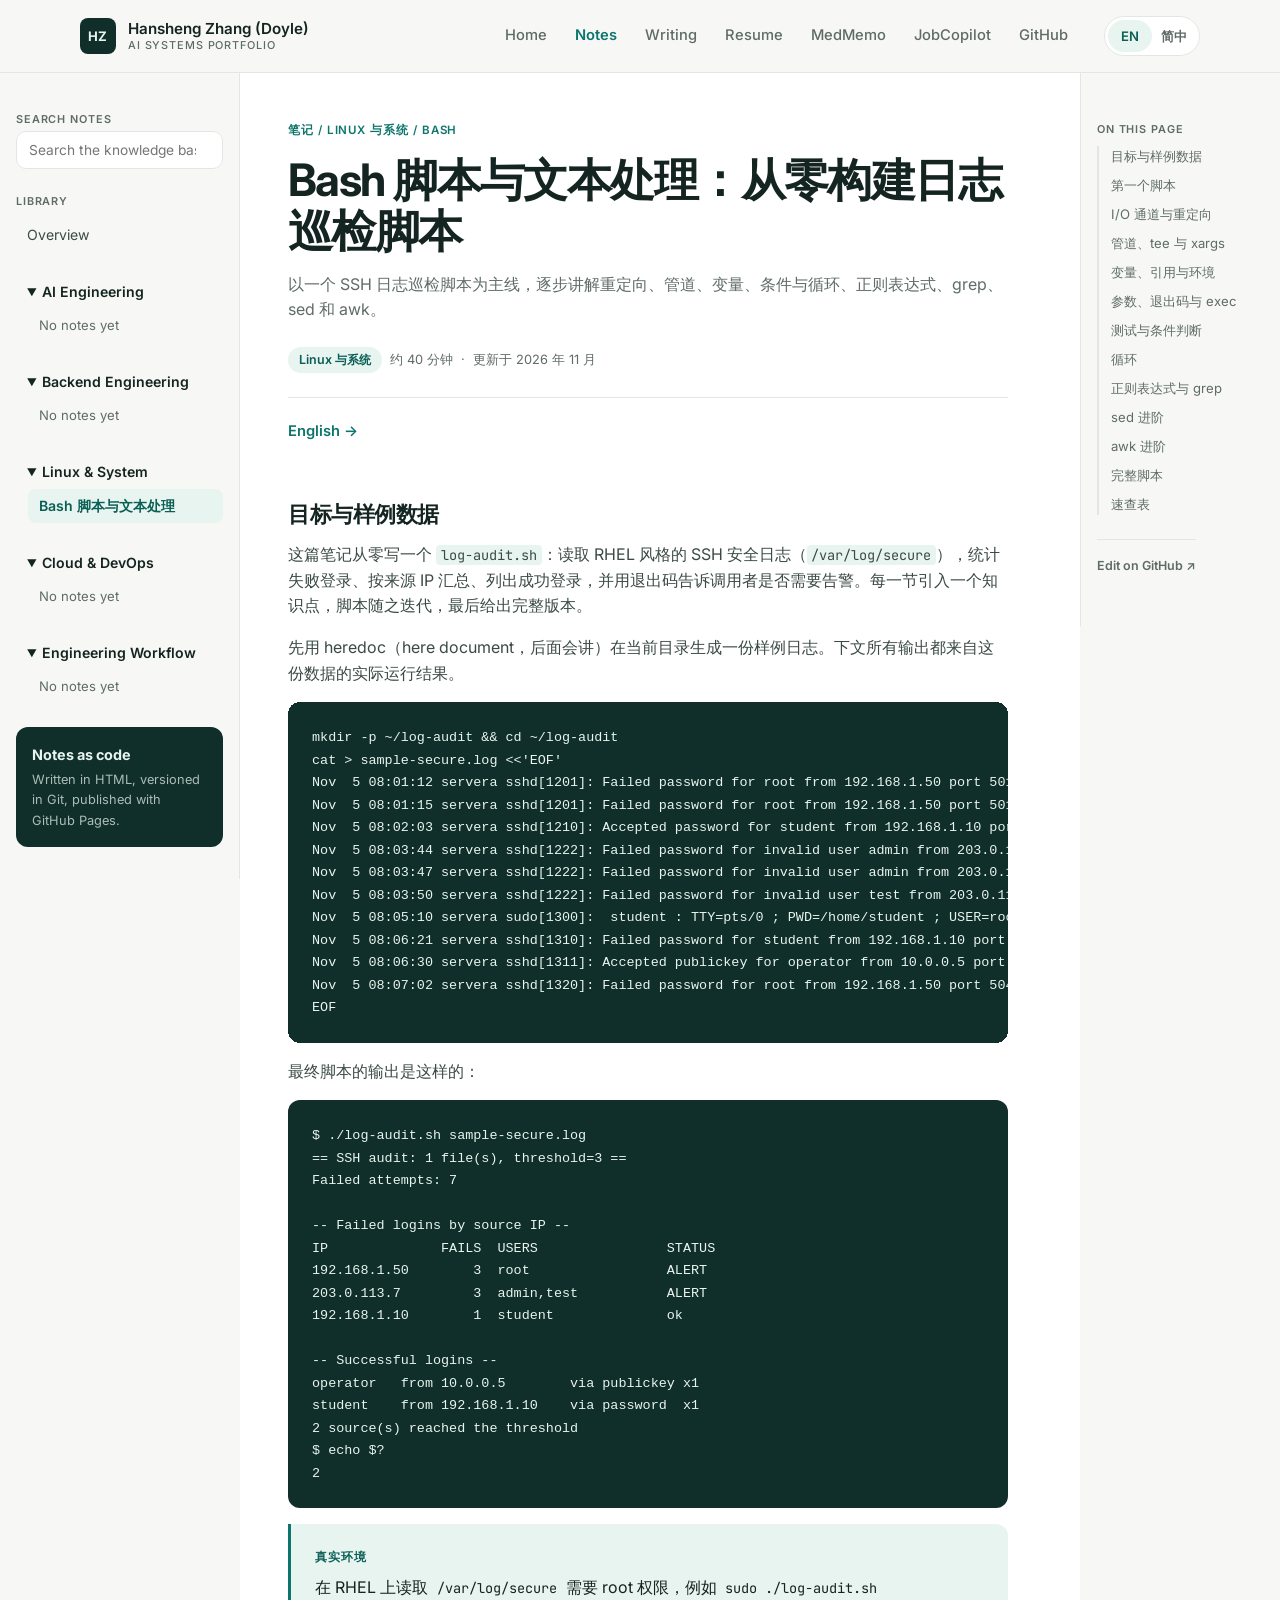
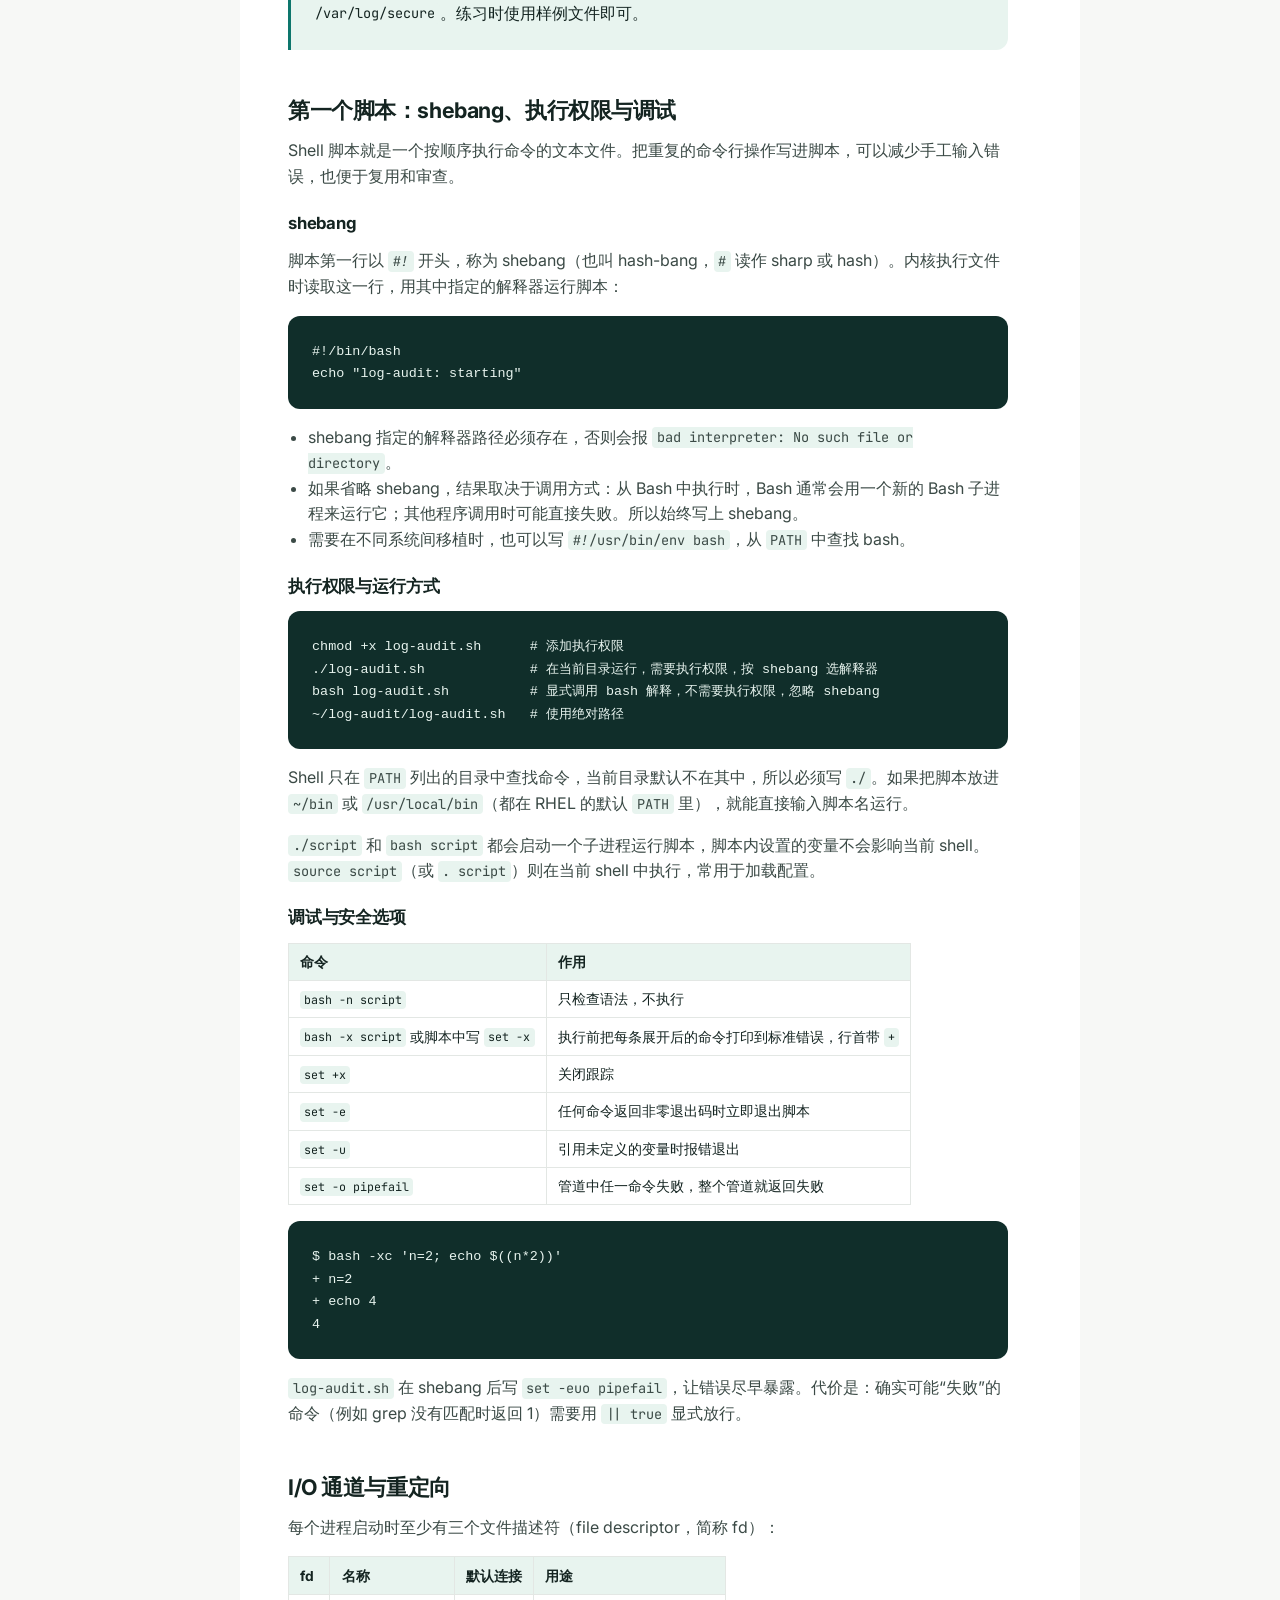
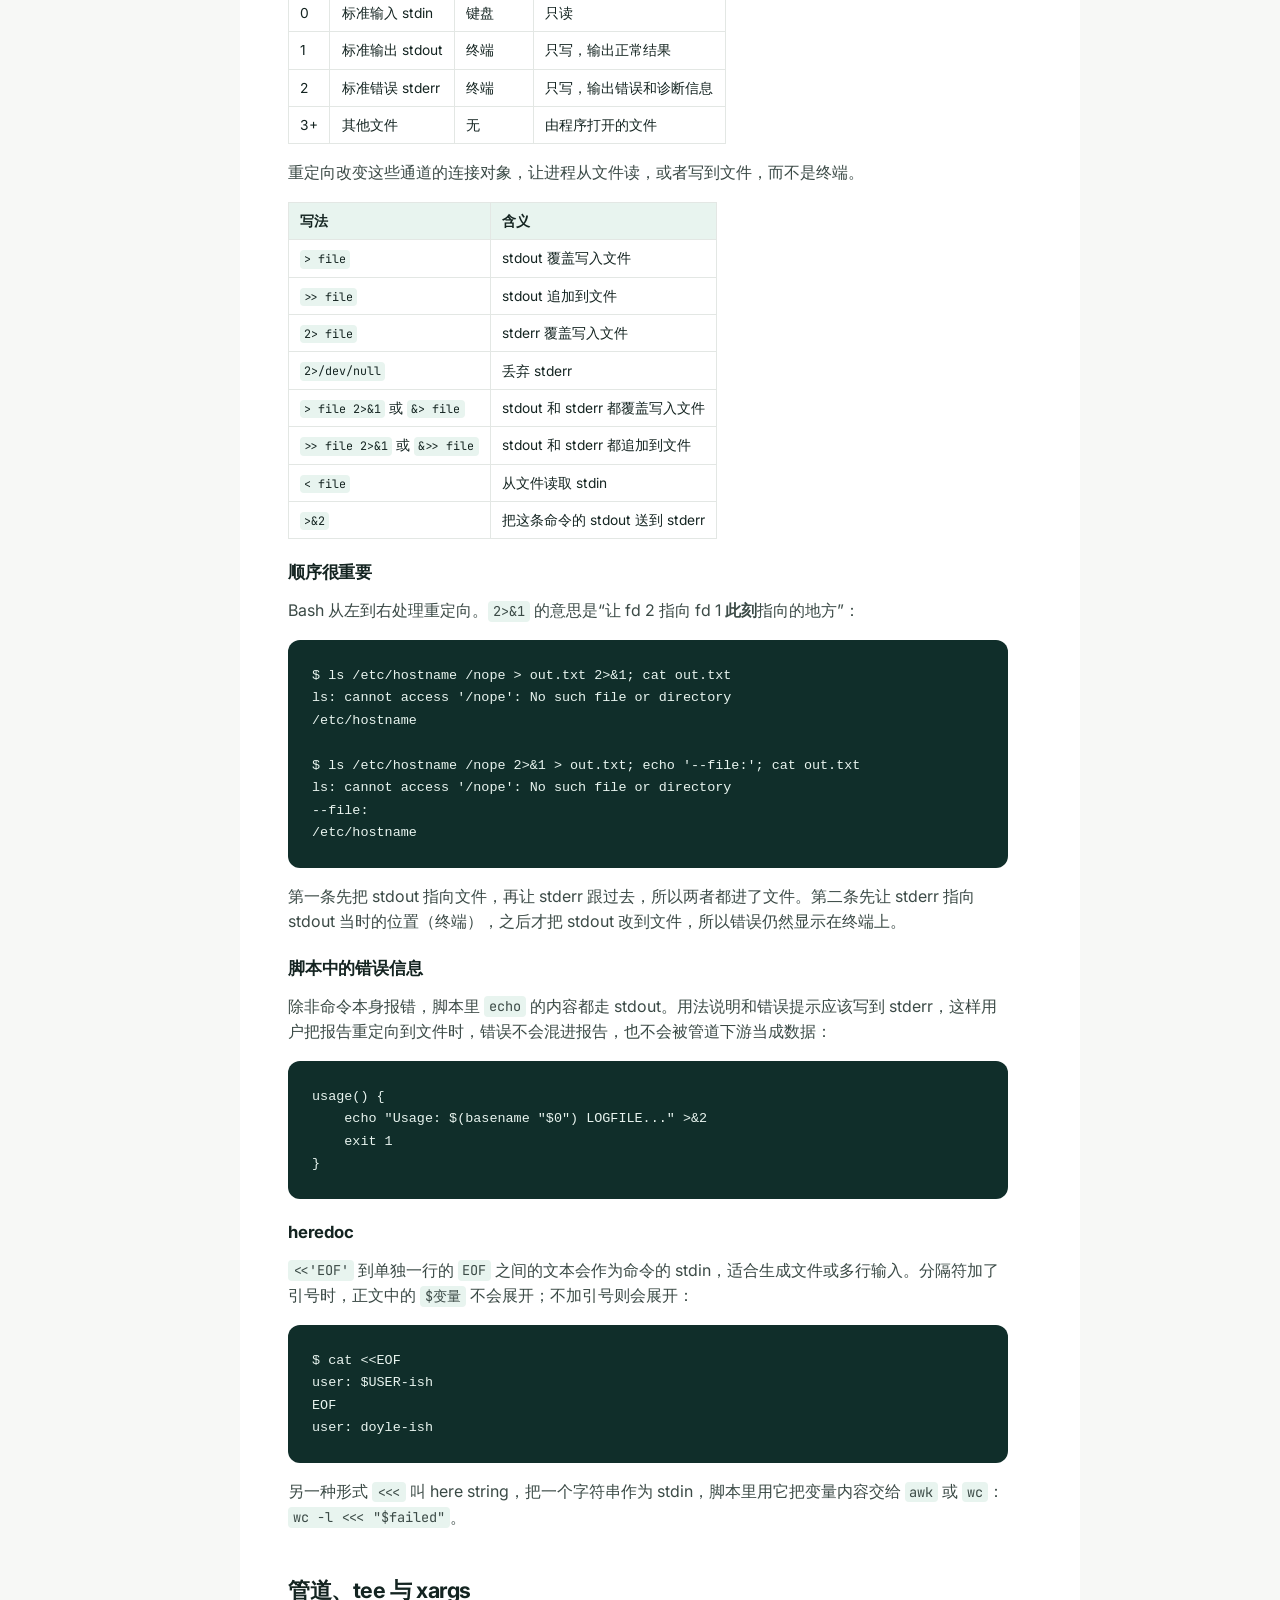
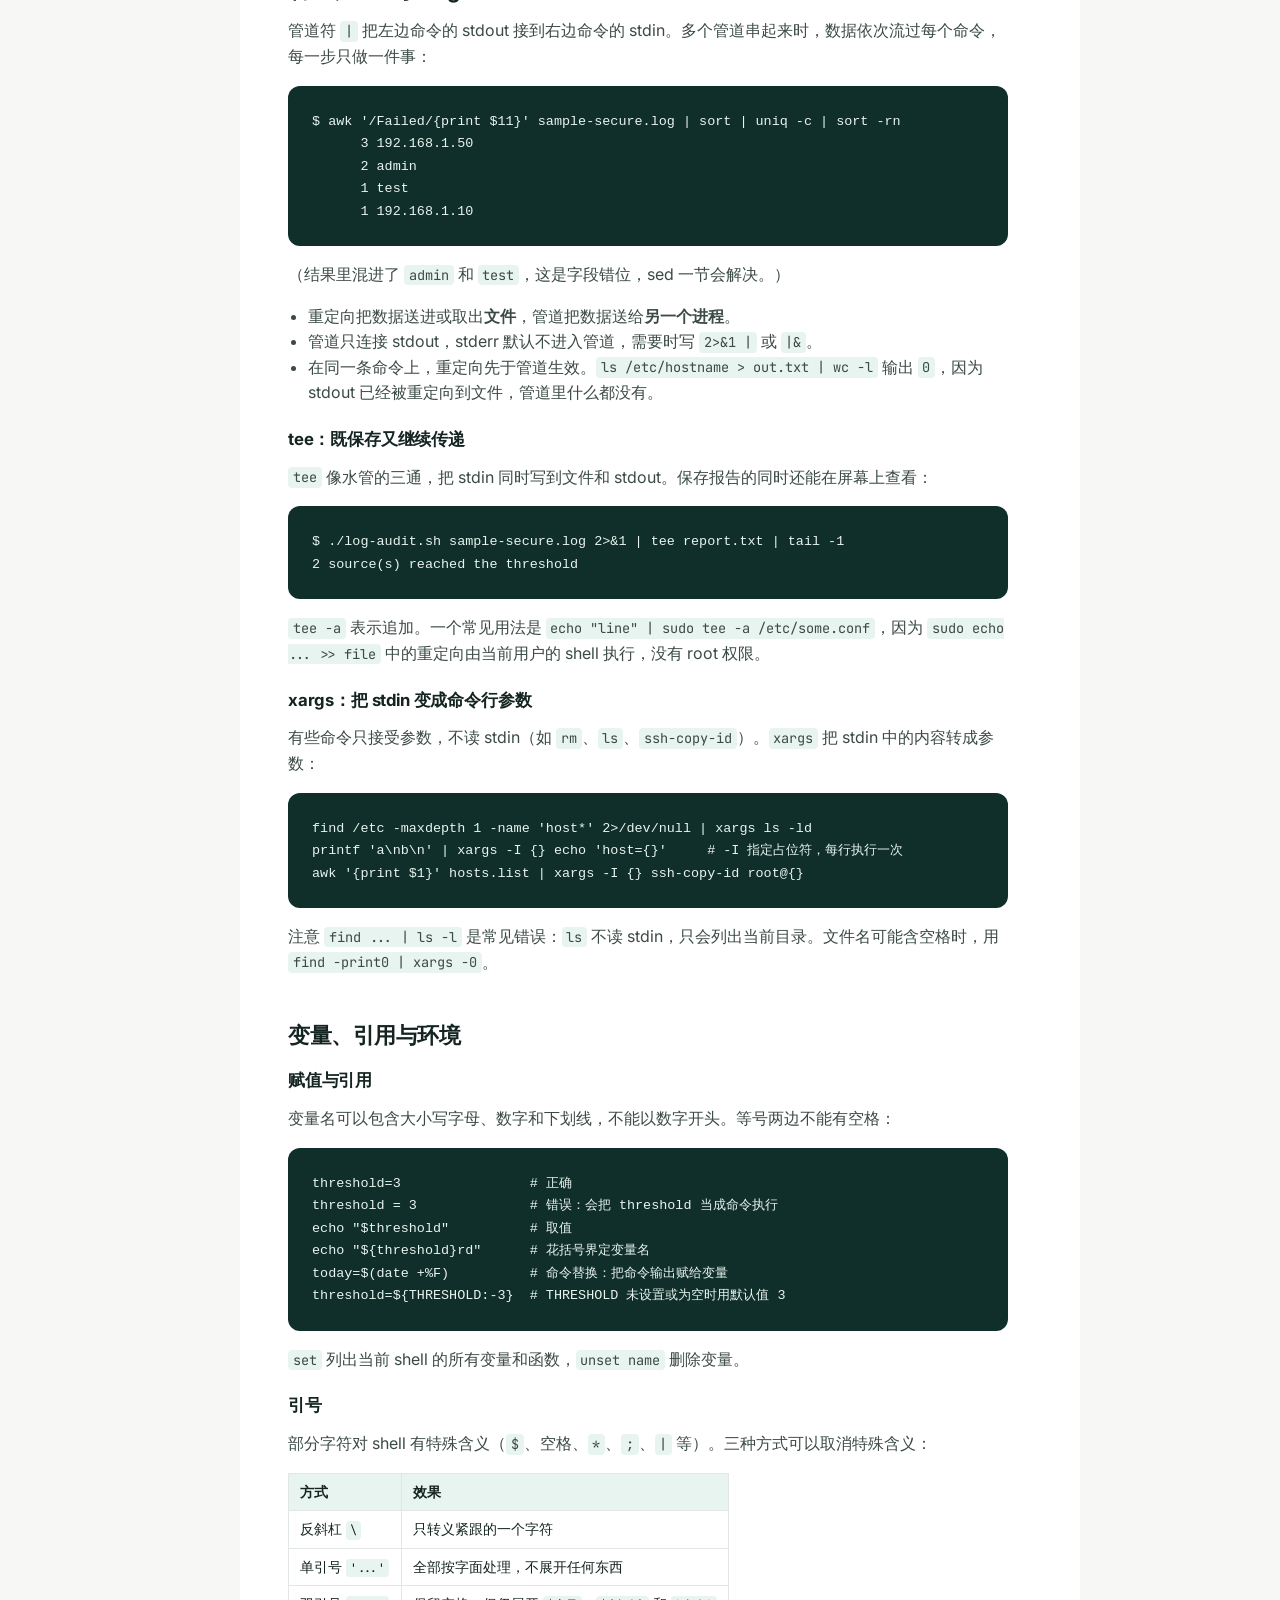
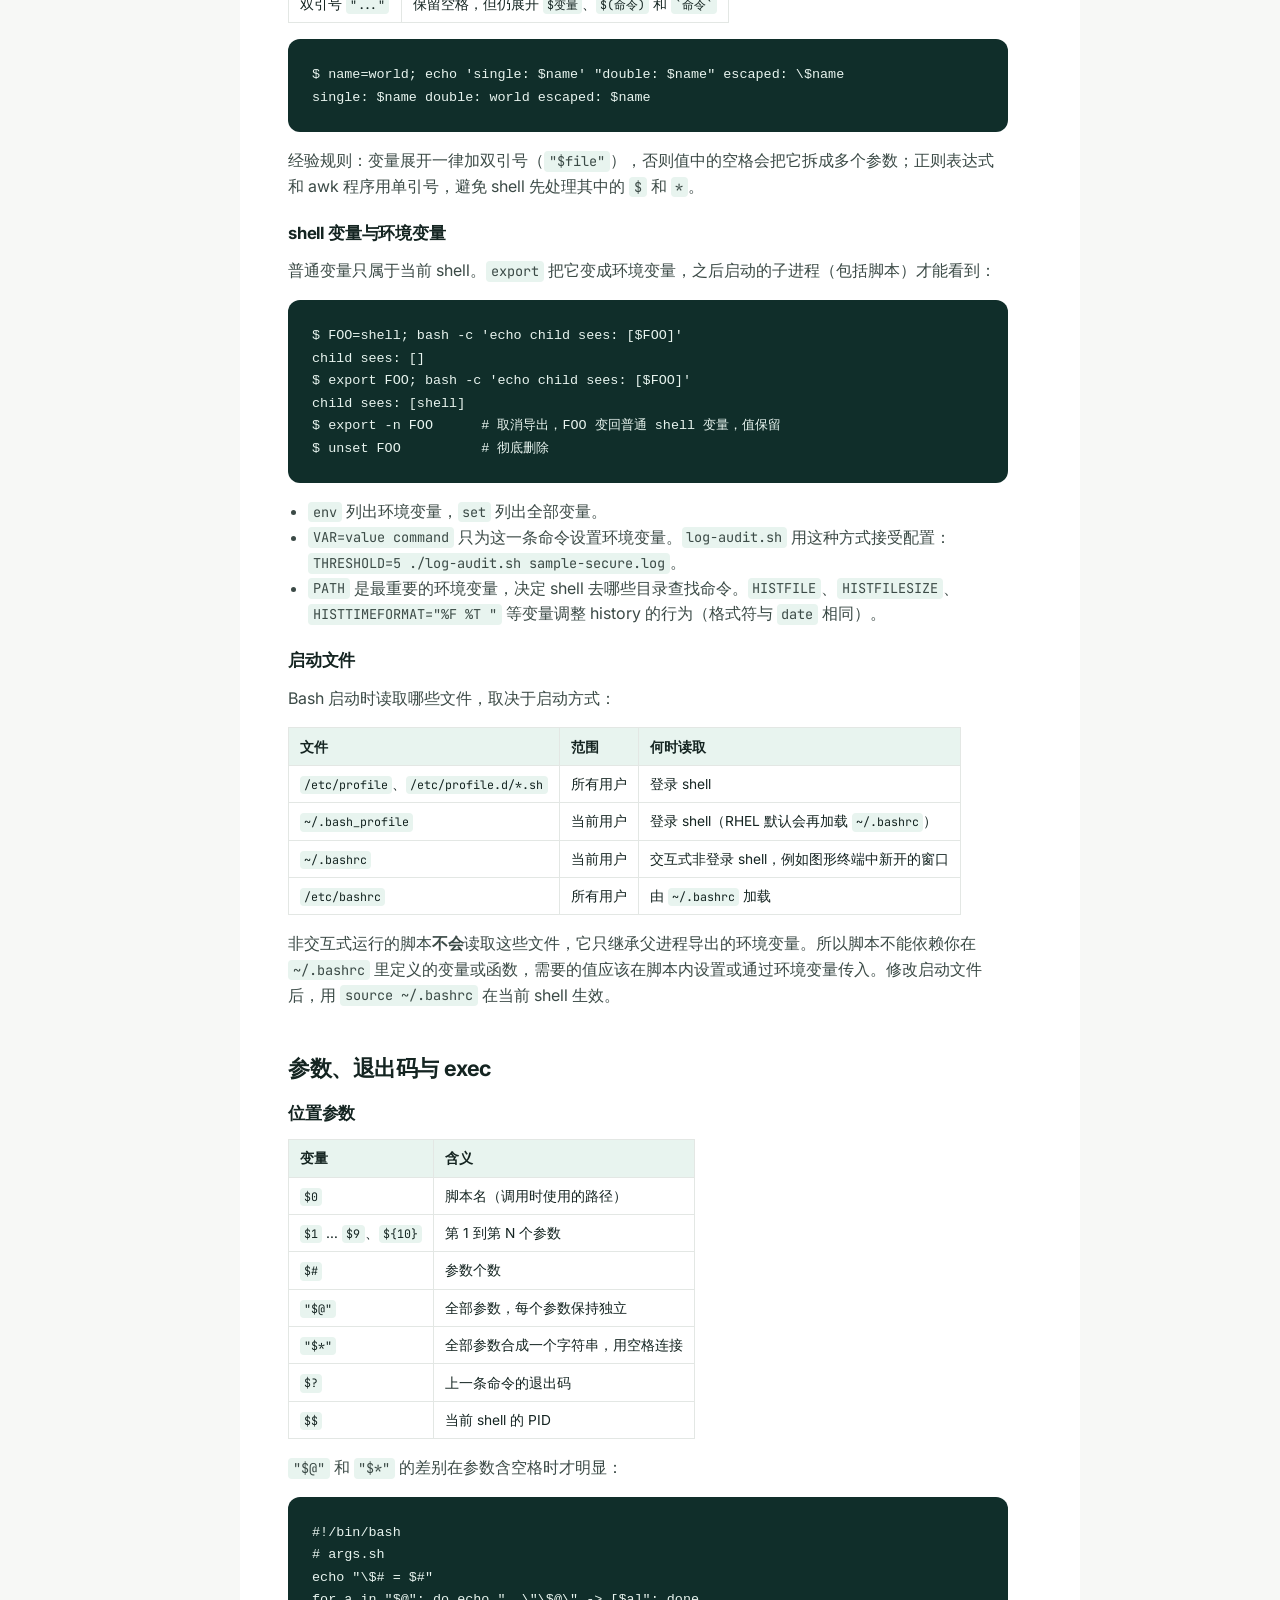
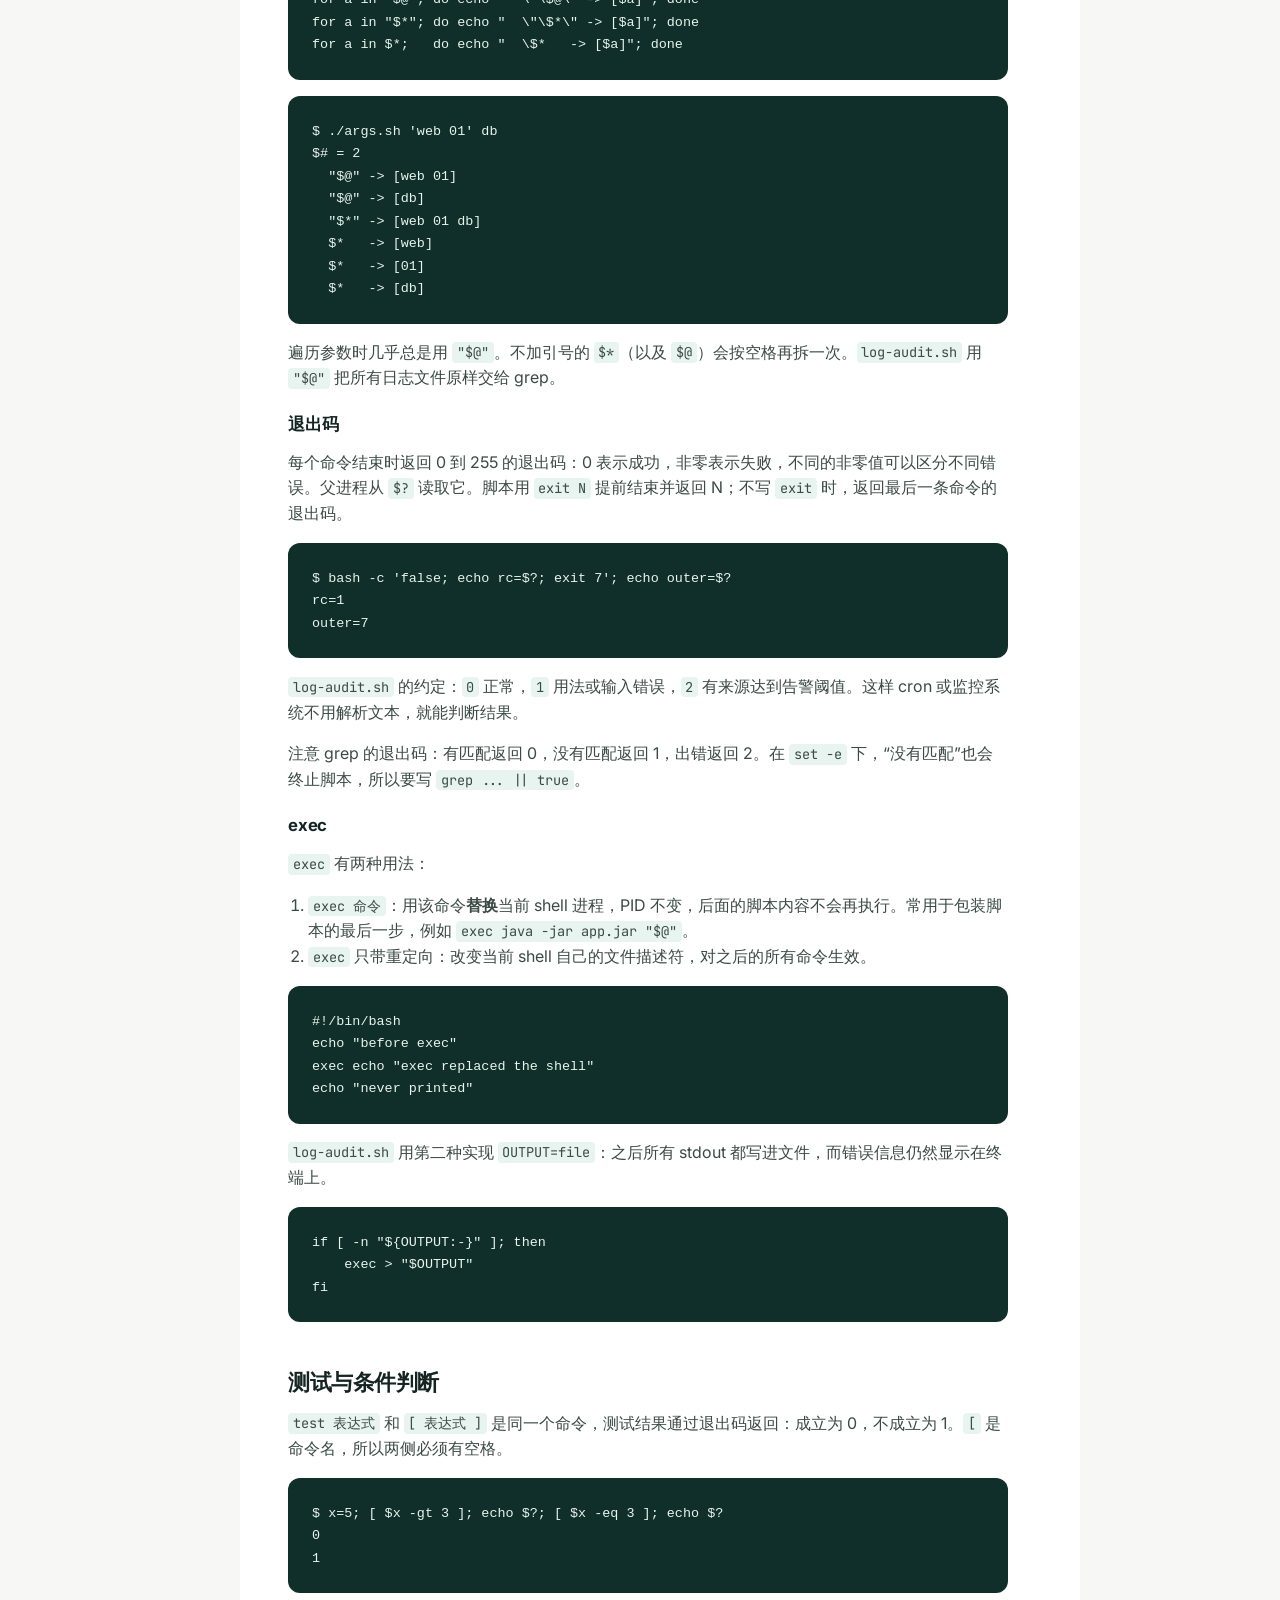
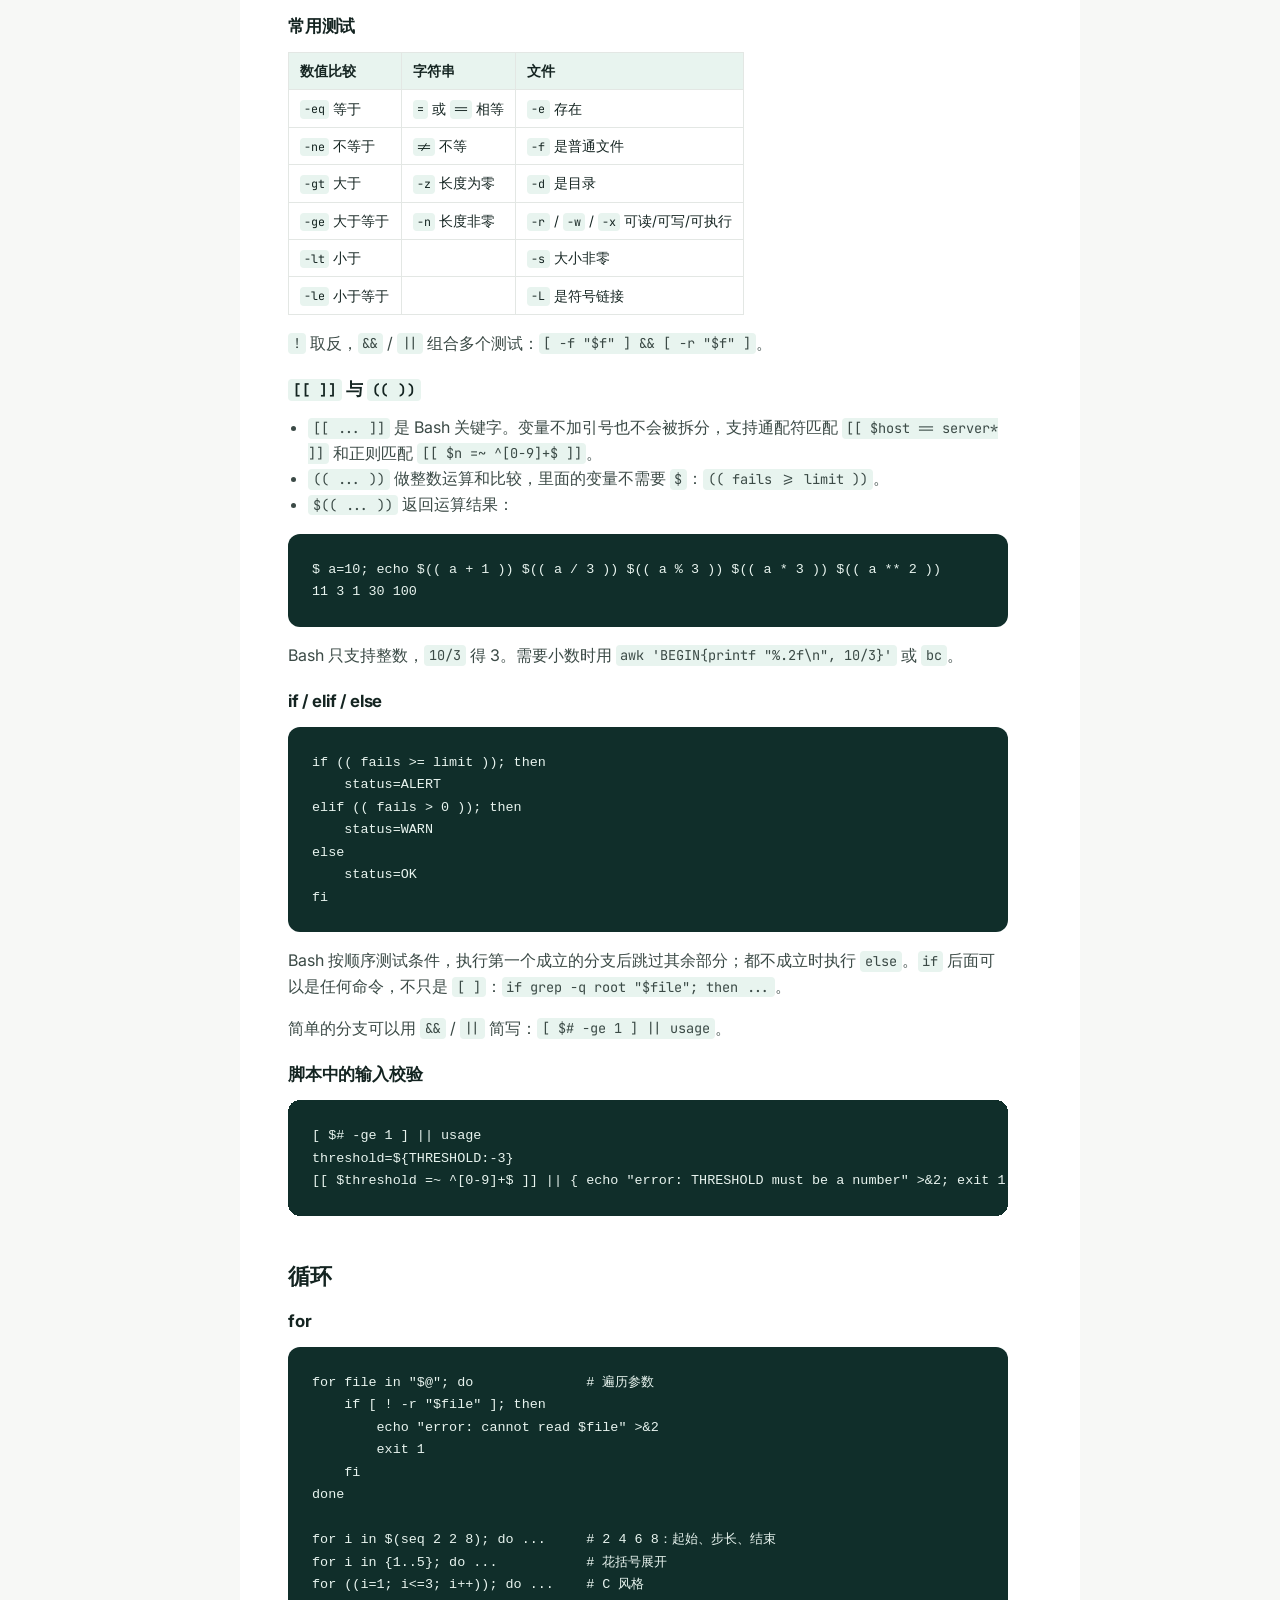
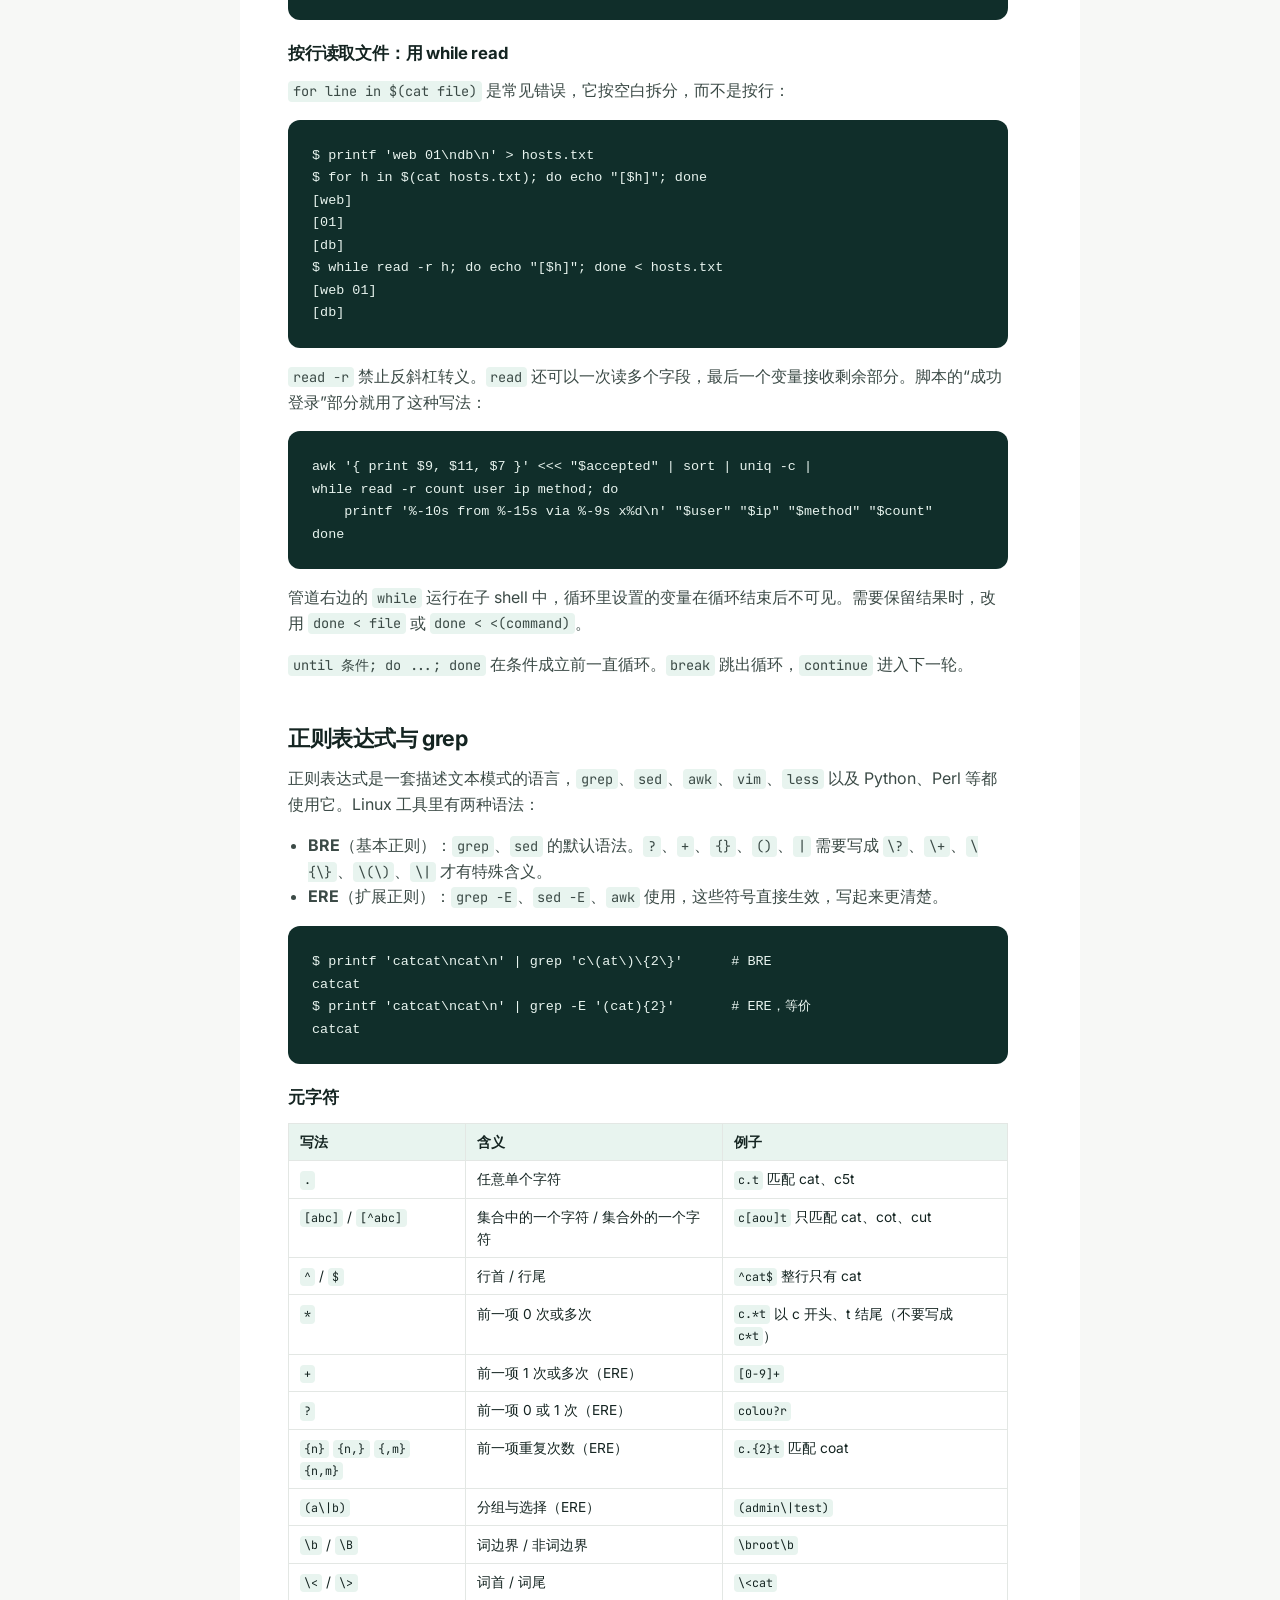
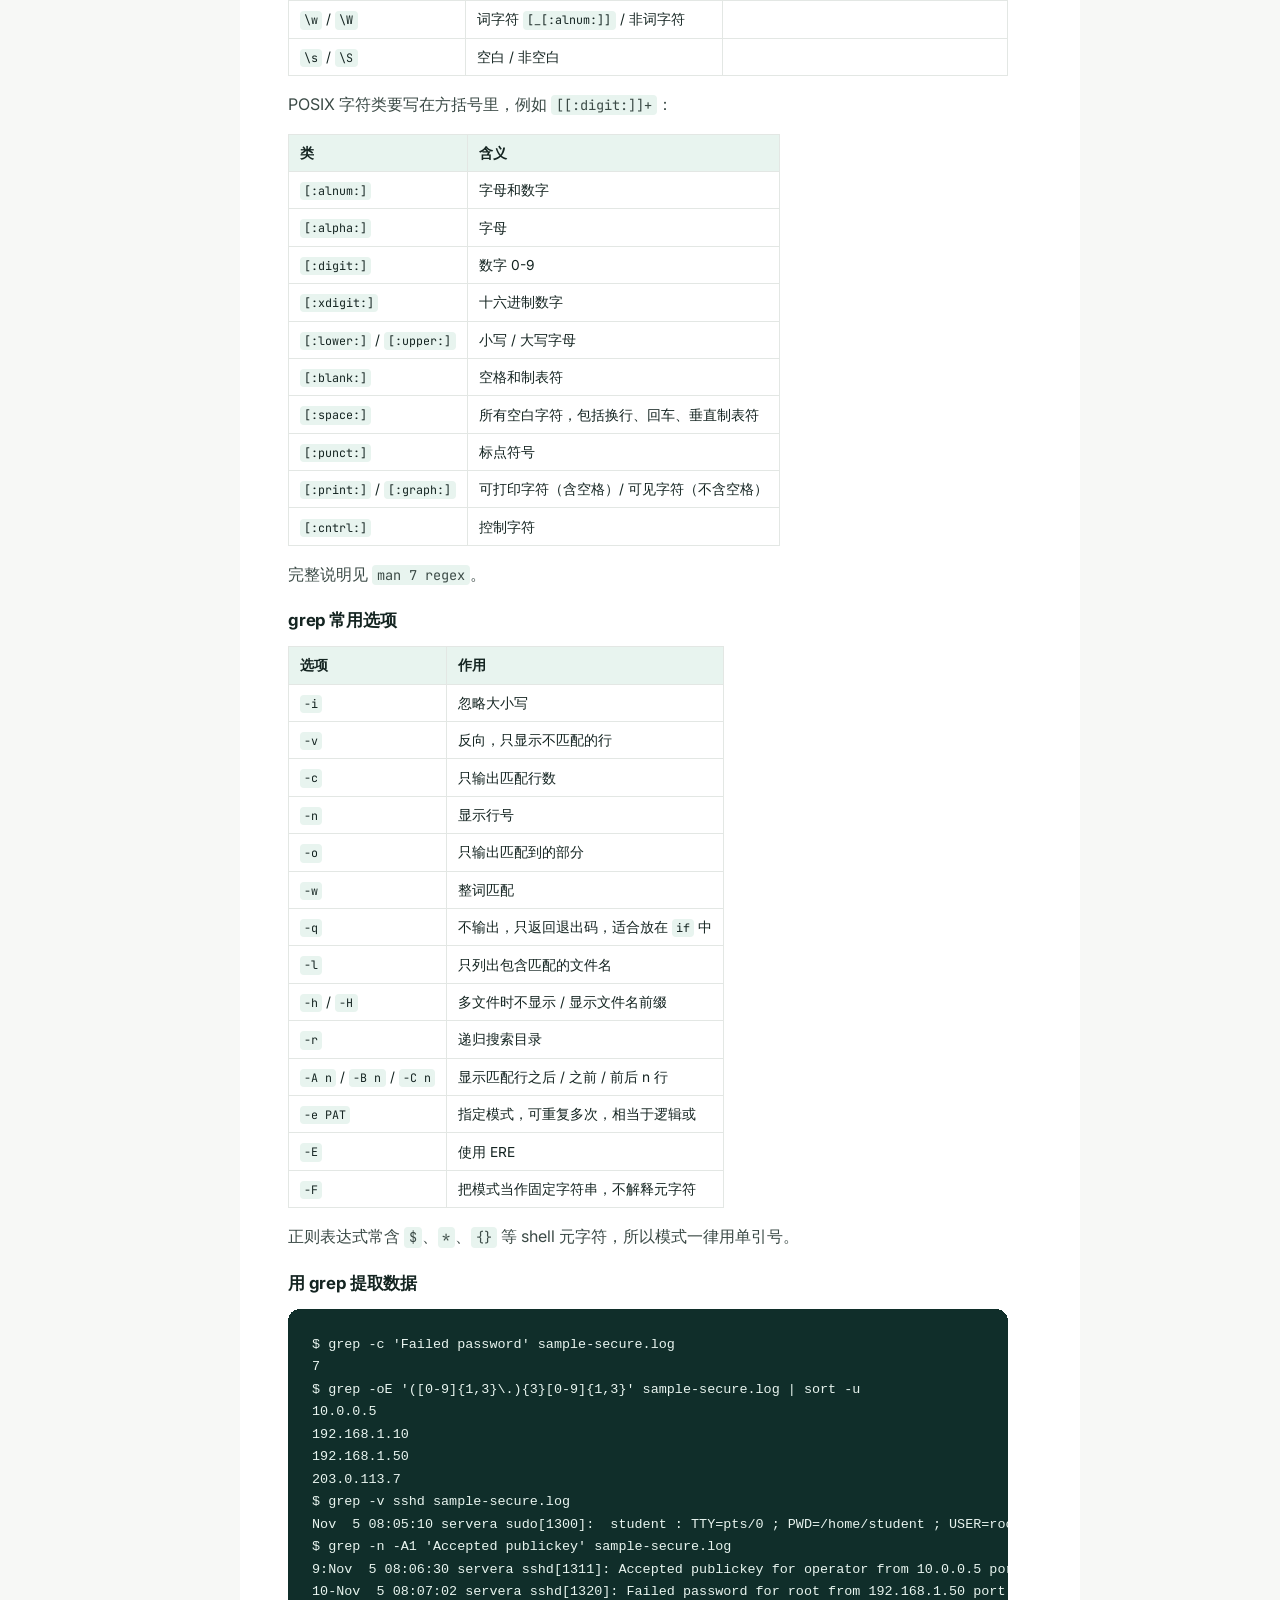
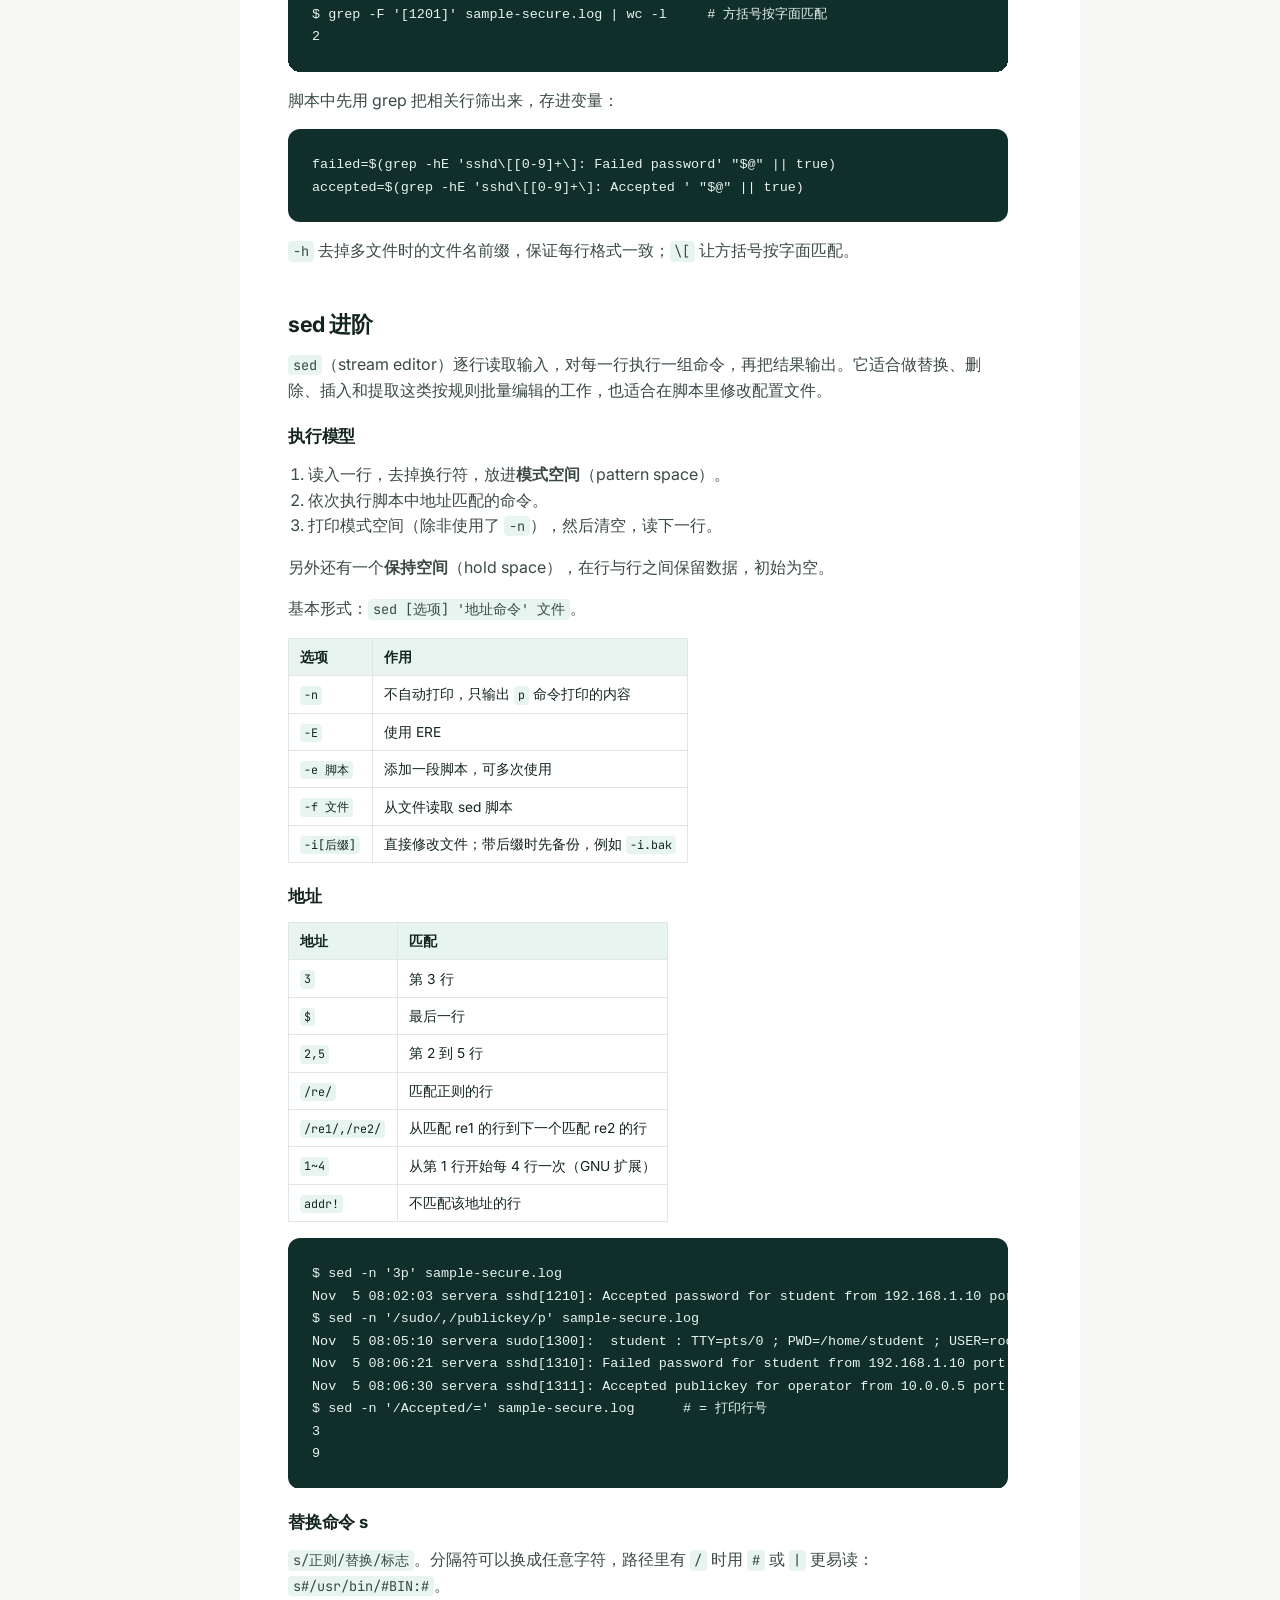
<file: notes/bash-scripting-text-processing.zh-CN.html>
<!doctype html>
<html lang="zh-Hans-CN">
  <head>
    <meta charset="utf-8">
    <meta name="viewport" content="width=device-width, initial-scale=1">
    <meta name="description" content="以一个 SSH 日志巡检脚本为主线，逐步讲解重定向、管道、变量、条件与循环、正则表达式、grep、sed 和 awk。">
    <title>Bash 脚本与文本处理：从零构建日志巡检脚本 | Notes</title>
    <link rel="preconnect" href="https://fonts.googleapis.com">
    <link rel="preconnect" href="https://fonts.gstatic.com" crossorigin>
    <link href="https://fonts.googleapis.com/css2?family=Inter:wght@400;500;600;700&amp;family=JetBrains+Mono:wght@400;500&amp;display=swap" rel="stylesheet">
    <link rel="stylesheet" href="../styles.css">
    <script src="../script.js" defer></script>
    <style>
      .kb-article table { width: 100%; border-collapse: collapse; font-size: 0.86rem; display: block; overflow-x: auto; }
      .kb-article th, .kb-article td { padding: 0.45rem 0.7rem; border: 1px solid var(--line); text-align: left; vertical-align: top; }
      .kb-article th { background: var(--mint); }
      .kb-article :not(pre) > code { font-family: var(--font-mono); font-size: 0.85em; padding: 0.1em 0.35em; border-radius: 4px; background: var(--mint); }
      .kb-article section > h3 { margin-top: var(--space-5); font-size: 1.05rem; }
      .kb-article section ul, .kb-article section ol:not(.step-list) { padding-left: 1.25rem; color: var(--ink-soft); }
      .kb-article .code-block { line-height: 1.6; white-space: pre; }
      .kb-lang-switch { margin-top: var(--space-3); font-size: 0.85rem; }
    </style>
  </head>
  <body>
    <a class="skip-link" href="#main" data-i18n="common.skip">Skip to content</a>
    <header class="site-header">
      <div class="nav-wrap">
        <a class="brand" href="../index.html" aria-label="Hansheng Zhang (Doyle) home" data-i18n-attr="aria-label:common.homeAria">
          <span class="brand-mark">HZ</span>
          <span class="brand-name">
            <span data-i18n="common.name">Hansheng Zhang (Doyle)</span>
            <small data-i18n="common.siteDescription">AI systems portfolio</small>
          </span>
        </a>
        <button class="nav-toggle" type="button" aria-expanded="false" aria-controls="nav-menu" aria-label="Toggle menu" data-i18n-attr="aria-label:common.menuToggle">
          <span class="nav-toggle-bars" aria-hidden="true"></span>
        </button>
        <div class="nav-menu" id="nav-menu">
          <nav class="site-nav" aria-label="Primary navigation" data-i18n-attr="aria-label:common.navAria">
            <a data-nav href="../index.html" data-i18n="common.navHome">Home</a>
            <a data-nav data-nav-section="notes" href="../notes.html" data-i18n="common.navNotes">Notes</a>
            <a data-nav data-nav-section="writing" href="../writing.html" data-i18n="common.navWriting">Writing</a>
            <a data-nav href="../resume.html" data-i18n="common.navResume">Resume</a>
            <a data-nav href="../medmemo.html" data-i18n="common.navMedMemo">MedMemo</a>
            <a data-nav href="../jobcopilot.html" data-i18n="common.navJobCopilot">JobCopilot</a>
            <a href="https://github.com/hzhan516" target="_blank" rel="noreferrer" data-i18n="common.navGitHub">GitHub</a>
          </nav>
          <div class="lang-switcher" aria-label="Language selector" data-i18n-attr="aria-label:common.languageSelector">
            <button type="button" data-lang-option="en" data-i18n="common.languageEnglish">EN</button>
            <button type="button" data-lang-option="zh-CN" data-i18n="common.languageChinese">简中</button>
          </div>
        </div>
      </div>
    </header>

    <main id="main" class="kb-layout">
        <aside class="kb-sidebar" aria-label="Knowledge base navigation" data-i18n-attr="aria-label:notes.sidebarAria">
          <div class="kb-search">
            <label class="kb-label" for="kb-search" data-i18n="notes.searchLabel">Search notes</label>
            <input id="kb-search" type="search" placeholder="Search the knowledge base…" data-kb-search data-i18n-attr="placeholder:notes.searchPlaceholder">
          </div>
          <div>
            <p class="kb-label" data-i18n="notes.library">Library</p>
            <ul class="kb-nav">
              <li><a href="../notes.html" data-i18n="notes.overview">Overview</a></li>
            </ul>
          </div>
          <details class="kb-group" open>
            <summary data-i18n="notes.cat_ai">AI Engineering</summary>
            <ul class="kb-nav" data-category="ai">
              <li class="kb-empty" data-i18n="notes.emptyCategory">No notes yet</li>
            </ul>
          </details>
          <details class="kb-group" open>
            <summary data-i18n="notes.cat_backend">Backend Engineering</summary>
            <ul class="kb-nav" data-category="backend">
              <li class="kb-empty" data-i18n="notes.emptyCategory">No notes yet</li>
            </ul>
          </details>
          <details class="kb-group" open>
            <summary data-i18n="notes.cat_linux">Linux & System</summary>
            <ul class="kb-nav" data-category="linux">
              <li><a href="./bash-scripting-text-processing.zh-CN.html" aria-current="page">Bash 脚本与文本处理</a></li>
            </ul>
          </details>
          <details class="kb-group" open>
            <summary data-i18n="notes.cat_cloud">Cloud & DevOps</summary>
            <ul class="kb-nav" data-category="cloud">
              <li class="kb-empty" data-i18n="notes.emptyCategory">No notes yet</li>
            </ul>
          </details>
          <details class="kb-group" open>
            <summary data-i18n="notes.cat_workflow">Engineering Workflow</summary>
            <ul class="kb-nav" data-category="workflow">
              <li class="kb-empty" data-i18n="notes.emptyCategory">No notes yet</li>
            </ul>
          </details>

          <div class="kb-card">
            <strong data-i18n="notes.cardTitle">Notes as code</strong>
            <p data-i18n="notes.cardBody">Written in HTML, versioned in Git, published with GitHub Pages.</p>
          </div>
        </aside>

        <article class="kb-article">
          <p class="breadcrumb">笔记 / Linux 与系统 / Bash</p>
          <h1>Bash 脚本与文本处理：从零构建日志巡检脚本</h1>
          <p class="lead">以一个 SSH 日志巡检脚本为主线，逐步讲解重定向、管道、变量、条件与循环、正则表达式、grep、sed 和 awk。</p>
          <div class="kb-meta">
            <span class="tag">Linux 与系统</span>
            <span>约 40 分钟</span>
            <span>·</span>
            <time datetime="2026-11-05">更新于 2026 年 11 月</time>
          </div>
          <p class="kb-lang-switch"><a class="text-link" href="./bash-scripting-text-processing.html" hreflang="en">English →</a></p>

          <section id="goal">
<h2>目标与样例数据</h2>
<p>这篇笔记从零写一个 <code>log-audit.sh</code>：读取 RHEL 风格的 SSH 安全日志（<code>/var/log/secure</code>），统计失败登录、按来源 IP 汇总、列出成功登录，并用退出码告诉调用者是否需要告警。每一节引入一个知识点，脚本随之迭代，最后给出完整版本。</p>
<p>先用 heredoc（here document，后面会讲）在当前目录生成一份样例日志。下文所有输出都来自这份数据的实际运行结果。</p>
<pre class="code-block"><code>mkdir -p ~/log-audit &amp;&amp; cd ~/log-audit
cat &gt; sample-secure.log &lt;&lt;'EOF'
Nov  5 08:01:12 servera sshd[1201]: Failed password for root from 192.168.1.50 port 50122 ssh2
Nov  5 08:01:15 servera sshd[1201]: Failed password for root from 192.168.1.50 port 50122 ssh2
Nov  5 08:02:03 servera sshd[1210]: Accepted password for student from 192.168.1.10 port 50200 ssh2
Nov  5 08:03:44 servera sshd[1222]: Failed password for invalid user admin from 203.0.113.7 port 41000 ssh2
Nov  5 08:03:47 servera sshd[1222]: Failed password for invalid user admin from 203.0.113.7 port 41000 ssh2
Nov  5 08:03:50 servera sshd[1222]: Failed password for invalid user test from 203.0.113.7 port 41002 ssh2
Nov  5 08:05:10 servera sudo[1300]:  student : TTY=pts/0 ; PWD=/home/student ; USER=root ; COMMAND=/usr/bin/dnf update
Nov  5 08:06:21 servera sshd[1310]: Failed password for student from 192.168.1.10 port 50300 ssh2
Nov  5 08:06:30 servera sshd[1311]: Accepted publickey for operator from 10.0.0.5 port 52000 ssh2
Nov  5 08:07:02 servera sshd[1320]: Failed password for root from 192.168.1.50 port 50400 ssh2
EOF
</code></pre>
<p>最终脚本的输出是这样的：</p>
<pre class="code-block"><code>$ ./log-audit.sh sample-secure.log
== SSH audit: 1 file(s), threshold=3 ==
Failed attempts: 7

-- Failed logins by source IP --
IP              FAILS  USERS                STATUS
192.168.1.50        3  root                 ALERT
203.0.113.7         3  admin,test           ALERT
192.168.1.10        1  student              ok

-- Successful logins --
operator   from 10.0.0.5        via publickey x1
student    from 192.168.1.10    via password  x1
2 source(s) reached the threshold
$ echo $?
2
</code></pre>
<div class="notice"><strong>真实环境</strong><p>在 RHEL 上读取 <code>/var/log/secure</code> 需要 root 权限，例如 <code>sudo ./log-audit.sh /var/log/secure</code>。练习时使用样例文件即可。</p></div>
          </section>
          <section id="first-script">
<h2>第一个脚本：shebang、执行权限与调试</h2>
<p>Shell 脚本就是一个按顺序执行命令的文本文件。把重复的命令行操作写进脚本，可以减少手工输入错误，也便于复用和审查。</p>
<h3>shebang</h3>
<p>脚本第一行以 <code>#!</code> 开头，称为 shebang（也叫 hash-bang，<code>#</code> 读作 sharp 或 hash）。内核执行文件时读取这一行，用其中指定的解释器运行脚本：</p>
<pre class="code-block"><code>#!/bin/bash
echo &quot;log-audit: starting&quot;
</code></pre>
<ul>
<li>shebang 指定的解释器路径必须存在，否则会报 <code>bad interpreter: No such file or directory</code>。</li>
<li>如果省略 shebang，结果取决于调用方式：从 Bash 中执行时，Bash 通常会用一个新的 Bash 子进程来运行它；其他程序调用时可能直接失败。所以始终写上 shebang。</li>
<li>需要在不同系统间移植时，也可以写 <code>#!/usr/bin/env bash</code>，从 <code>PATH</code> 中查找 bash。</li>
</ul>
<h3>执行权限与运行方式</h3>
<pre class="code-block"><code>chmod +x log-audit.sh      # 添加执行权限
./log-audit.sh             # 在当前目录运行，需要执行权限，按 shebang 选解释器
bash log-audit.sh          # 显式调用 bash 解释，不需要执行权限，忽略 shebang
~/log-audit/log-audit.sh   # 使用绝对路径
</code></pre>
<p>Shell 只在 <code>PATH</code> 列出的目录中查找命令，当前目录默认不在其中，所以必须写 <code>./</code>。如果把脚本放进 <code>~/bin</code> 或 <code>/usr/local/bin</code>（都在 RHEL 的默认 <code>PATH</code> 里），就能直接输入脚本名运行。</p>
<p><code>./script</code> 和 <code>bash script</code> 都会启动一个子进程运行脚本，脚本内设置的变量不会影响当前 shell。<code>source script</code>（或 <code>. script</code>）则在当前 shell 中执行，常用于加载配置。</p>
<h3>调试与安全选项</h3>
<table>
<thead>
<tr>
<th>命令</th>
<th>作用</th>
</tr>
</thead>
<tbody>
<tr>
<td><code>bash -n script</code></td>
<td>只检查语法，不执行</td>
</tr>
<tr>
<td><code>bash -x script</code> 或脚本中写 <code>set -x</code></td>
<td>执行前把每条展开后的命令打印到标准错误，行首带 <code>+</code></td>
</tr>
<tr>
<td><code>set +x</code></td>
<td>关闭跟踪</td>
</tr>
<tr>
<td><code>set -e</code></td>
<td>任何命令返回非零退出码时立即退出脚本</td>
</tr>
<tr>
<td><code>set -u</code></td>
<td>引用未定义的变量时报错退出</td>
</tr>
<tr>
<td><code>set -o pipefail</code></td>
<td>管道中任一命令失败，整个管道就返回失败</td>
</tr>
</tbody>
</table>
<pre class="code-block"><code>$ bash -xc 'n=2; echo $((n*2))'
+ n=2
+ echo 4
4
</code></pre>
<p><code>log-audit.sh</code> 在 shebang 后写 <code>set -euo pipefail</code>，让错误尽早暴露。代价是：确实可能“失败”的命令（例如 grep 没有匹配时返回 1）需要用 <code>|| true</code> 显式放行。</p>
          </section>
          <section id="io">
<h2>I/O 通道与重定向</h2>
<p>每个进程启动时至少有三个文件描述符（file descriptor，简称 fd）：</p>
<table>
<thead>
<tr>
<th>fd</th>
<th>名称</th>
<th>默认连接</th>
<th>用途</th>
</tr>
</thead>
<tbody>
<tr>
<td>0</td>
<td>标准输入 stdin</td>
<td>键盘</td>
<td>只读</td>
</tr>
<tr>
<td>1</td>
<td>标准输出 stdout</td>
<td>终端</td>
<td>只写，输出正常结果</td>
</tr>
<tr>
<td>2</td>
<td>标准错误 stderr</td>
<td>终端</td>
<td>只写，输出错误和诊断信息</td>
</tr>
<tr>
<td>3+</td>
<td>其他文件</td>
<td>无</td>
<td>由程序打开的文件</td>
</tr>
</tbody>
</table>
<p>重定向改变这些通道的连接对象，让进程从文件读，或者写到文件，而不是终端。</p>
<table>
<thead>
<tr>
<th>写法</th>
<th>含义</th>
</tr>
</thead>
<tbody>
<tr>
<td><code>&gt; file</code></td>
<td>stdout 覆盖写入文件</td>
</tr>
<tr>
<td><code>&gt;&gt; file</code></td>
<td>stdout 追加到文件</td>
</tr>
<tr>
<td><code>2&gt; file</code></td>
<td>stderr 覆盖写入文件</td>
</tr>
<tr>
<td><code>2&gt;/dev/null</code></td>
<td>丢弃 stderr</td>
</tr>
<tr>
<td><code>&gt; file 2&gt;&amp;1</code> 或 <code>&amp;&gt; file</code></td>
<td>stdout 和 stderr 都覆盖写入文件</td>
</tr>
<tr>
<td><code>&gt;&gt; file 2&gt;&amp;1</code> 或 <code>&amp;&gt;&gt; file</code></td>
<td>stdout 和 stderr 都追加到文件</td>
</tr>
<tr>
<td><code>&lt; file</code></td>
<td>从文件读取 stdin</td>
</tr>
<tr>
<td><code>&gt;&amp;2</code></td>
<td>把这条命令的 stdout 送到 stderr</td>
</tr>
</tbody>
</table>
<h3>顺序很重要</h3>
<p>Bash 从左到右处理重定向。<code>2&gt;&amp;1</code> 的意思是“让 fd 2 指向 fd 1 <strong>此刻</strong>指向的地方”：</p>
<pre class="code-block"><code>$ ls /etc/hostname /nope &gt; out.txt 2&gt;&amp;1; cat out.txt
ls: cannot access '/nope': No such file or directory
/etc/hostname

$ ls /etc/hostname /nope 2&gt;&amp;1 &gt; out.txt; echo '--file:'; cat out.txt
ls: cannot access '/nope': No such file or directory
--file:
/etc/hostname
</code></pre>
<p>第一条先把 stdout 指向文件，再让 stderr 跟过去，所以两者都进了文件。第二条先让 stderr 指向 stdout 当时的位置（终端），之后才把 stdout 改到文件，所以错误仍然显示在终端上。</p>
<h3>脚本中的错误信息</h3>
<p>除非命令本身报错，脚本里 <code>echo</code> 的内容都走 stdout。用法说明和错误提示应该写到 stderr，这样用户把报告重定向到文件时，错误不会混进报告，也不会被管道下游当成数据：</p>
<pre class="code-block"><code>usage() {
    echo &quot;Usage: $(basename &quot;$0&quot;) LOGFILE...&quot; &gt;&amp;2
    exit 1
}
</code></pre>
<h3>heredoc</h3>
<p><code>&lt;&lt;'EOF'</code> 到单独一行的 <code>EOF</code> 之间的文本会作为命令的 stdin，适合生成文件或多行输入。分隔符加了引号时，正文中的 <code>$变量</code> 不会展开；不加引号则会展开：</p>
<pre class="code-block"><code>$ cat &lt;&lt;EOF
user: $USER-ish
EOF
user: doyle-ish
</code></pre>
<p>另一种形式 <code>&lt;&lt;&lt;</code> 叫 here string，把一个字符串作为 stdin，脚本里用它把变量内容交给 <code>awk</code> 或 <code>wc</code>：<code>wc -l &lt;&lt;&lt; "$failed"</code>。</p>
          </section>
          <section id="pipes">
<h2>管道、tee 与 xargs</h2>
<p>管道符 <code>|</code> 把左边命令的 stdout 接到右边命令的 stdin。多个管道串起来时，数据依次流过每个命令，每一步只做一件事：</p>
<pre class="code-block"><code>$ awk '/Failed/{print $11}' sample-secure.log | sort | uniq -c | sort -rn
      3 192.168.1.50
      2 admin
      1 test
      1 192.168.1.10
</code></pre>
<p>（结果里混进了 <code>admin</code> 和 <code>test</code>，这是字段错位，sed 一节会解决。）</p>
<ul>
<li>重定向把数据送进或取出<strong>文件</strong>，管道把数据送给<strong>另一个进程</strong>。</li>
<li>管道只连接 stdout，stderr 默认不进入管道，需要时写 <code>2&gt;&amp;1 |</code> 或 <code>|&amp;</code>。</li>
<li>在同一条命令上，重定向先于管道生效。<code>ls /etc/hostname &gt; out.txt | wc -l</code> 输出 <code>0</code>，因为 stdout 已经被重定向到文件，管道里什么都没有。</li>
</ul>
<h3>tee：既保存又继续传递</h3>
<p><code>tee</code> 像水管的三通，把 stdin 同时写到文件和 stdout。保存报告的同时还能在屏幕上查看：</p>
<pre class="code-block"><code>$ ./log-audit.sh sample-secure.log 2&gt;&amp;1 | tee report.txt | tail -1
2 source(s) reached the threshold
</code></pre>
<p><code>tee -a</code> 表示追加。一个常见用法是 <code>echo "line" | sudo tee -a /etc/some.conf</code>，因为 <code>sudo echo ... &gt;&gt; file</code> 中的重定向由当前用户的 shell 执行，没有 root 权限。</p>
<h3>xargs：把 stdin 变成命令行参数</h3>
<p>有些命令只接受参数，不读 stdin（如 <code>rm</code>、<code>ls</code>、<code>ssh-copy-id</code>）。<code>xargs</code> 把 stdin 中的内容转成参数：</p>
<pre class="code-block"><code>find /etc -maxdepth 1 -name 'host*' 2&gt;/dev/null | xargs ls -ld
printf 'a\nb\n' | xargs -I {} echo 'host={}'     # -I 指定占位符，每行执行一次
awk '{print $1}' hosts.list | xargs -I {} ssh-copy-id root@{}
</code></pre>
<p>注意 <code>find ... | ls -l</code> 是常见错误：<code>ls</code> 不读 stdin，只会列出当前目录。文件名可能含空格时，用 <code>find -print0 | xargs -0</code>。</p>
          </section>
          <section id="variables">
<h2>变量、引用与环境</h2>
<h3>赋值与引用</h3>
<p>变量名可以包含大小写字母、数字和下划线，不能以数字开头。等号两边不能有空格：</p>
<pre class="code-block"><code>threshold=3                # 正确
threshold = 3              # 错误：会把 threshold 当成命令执行
echo &quot;$threshold&quot;          # 取值
echo &quot;${threshold}rd&quot;      # 花括号界定变量名
today=$(date +%F)          # 命令替换：把命令输出赋给变量
threshold=${THRESHOLD:-3}  # THRESHOLD 未设置或为空时用默认值 3
</code></pre>
<p><code>set</code> 列出当前 shell 的所有变量和函数，<code>unset name</code> 删除变量。</p>
<h3>引号</h3>
<p>部分字符对 shell 有特殊含义（<code>$</code>、空格、<code>*</code>、<code>;</code>、<code>|</code> 等）。三种方式可以取消特殊含义：</p>
<table>
<thead>
<tr>
<th>方式</th>
<th>效果</th>
</tr>
</thead>
<tbody>
<tr>
<td>反斜杠 <code>\</code></td>
<td>只转义紧跟的一个字符</td>
</tr>
<tr>
<td>单引号 <code>'...'</code></td>
<td>全部按字面处理，不展开任何东西</td>
</tr>
<tr>
<td>双引号 <code>"..."</code></td>
<td>保留空格，但仍展开 <code>$变量</code>、<code>$(命令)</code> 和 <code>`命令`</code></td>
</tr>
</tbody>
</table>
<pre class="code-block"><code>$ name=world; echo 'single: $name' &quot;double: $name&quot; escaped: \$name
single: $name double: world escaped: $name
</code></pre>
<p>经验规则：变量展开一律加双引号（<code>"$file"</code>），否则值中的空格会把它拆成多个参数；正则表达式和 awk 程序用单引号，避免 shell 先处理其中的 <code>$</code> 和 <code>*</code>。</p>
<h3>shell 变量与环境变量</h3>
<p>普通变量只属于当前 shell。<code>export</code> 把它变成环境变量，之后启动的子进程（包括脚本）才能看到：</p>
<pre class="code-block"><code>$ FOO=shell; bash -c 'echo child sees: [$FOO]'
child sees: []
$ export FOO; bash -c 'echo child sees: [$FOO]'
child sees: [shell]
$ export -n FOO      # 取消导出，FOO 变回普通 shell 变量，值保留
$ unset FOO          # 彻底删除
</code></pre>
<ul>
<li><code>env</code> 列出环境变量，<code>set</code> 列出全部变量。</li>
<li><code>VAR=value command</code> 只为这一条命令设置环境变量。<code>log-audit.sh</code> 用这种方式接受配置：<code>THRESHOLD=5 ./log-audit.sh sample-secure.log</code>。</li>
<li><code>PATH</code> 是最重要的环境变量，决定 shell 去哪些目录查找命令。<code>HISTFILE</code>、<code>HISTFILESIZE</code>、<code>HISTTIMEFORMAT="%F %T "</code> 等变量调整 history 的行为（格式符与 <code>date</code> 相同）。</li>
</ul>
<h3>启动文件</h3>
<p>Bash 启动时读取哪些文件，取决于启动方式：</p>
<table>
<thead>
<tr>
<th>文件</th>
<th>范围</th>
<th>何时读取</th>
</tr>
</thead>
<tbody>
<tr>
<td><code>/etc/profile</code>、<code>/etc/profile.d/*.sh</code></td>
<td>所有用户</td>
<td>登录 shell</td>
</tr>
<tr>
<td><code>~/.bash_profile</code></td>
<td>当前用户</td>
<td>登录 shell（RHEL 默认会再加载 <code>~/.bashrc</code>）</td>
</tr>
<tr>
<td><code>~/.bashrc</code></td>
<td>当前用户</td>
<td>交互式非登录 shell，例如图形终端中新开的窗口</td>
</tr>
<tr>
<td><code>/etc/bashrc</code></td>
<td>所有用户</td>
<td>由 <code>~/.bashrc</code> 加载</td>
</tr>
</tbody>
</table>
<p>非交互式运行的脚本<strong>不会</strong>读取这些文件，它只继承父进程导出的环境变量。所以脚本不能依赖你在 <code>~/.bashrc</code> 里定义的变量或函数，需要的值应该在脚本内设置或通过环境变量传入。修改启动文件后，用 <code>source ~/.bashrc</code> 在当前 shell 生效。</p>
          </section>
          <section id="args-exit">
<h2>参数、退出码与 exec</h2>
<h3>位置参数</h3>
<table>
<thead>
<tr>
<th>变量</th>
<th>含义</th>
</tr>
</thead>
<tbody>
<tr>
<td><code>$0</code></td>
<td>脚本名（调用时使用的路径）</td>
</tr>
<tr>
<td><code>$1</code> … <code>$9</code>、<code>${10}</code></td>
<td>第 1 到第 N 个参数</td>
</tr>
<tr>
<td><code>$#</code></td>
<td>参数个数</td>
</tr>
<tr>
<td><code>"$@"</code></td>
<td>全部参数，每个参数保持独立</td>
</tr>
<tr>
<td><code>"$*"</code></td>
<td>全部参数合成一个字符串，用空格连接</td>
</tr>
<tr>
<td><code>$?</code></td>
<td>上一条命令的退出码</td>
</tr>
<tr>
<td><code>$$</code></td>
<td>当前 shell 的 PID</td>
</tr>
</tbody>
</table>
<p><code>"$@"</code> 和 <code>"$*"</code> 的差别在参数含空格时才明显：</p>
<pre class="code-block"><code>#!/bin/bash
# args.sh
echo &quot;\$# = $#&quot;
for a in &quot;$@&quot;; do echo &quot;  \&quot;\$@\&quot; -&gt; [$a]&quot;; done
for a in &quot;$*&quot;; do echo &quot;  \&quot;\$*\&quot; -&gt; [$a]&quot;; done
for a in $*;   do echo &quot;  \$*   -&gt; [$a]&quot;; done
</code></pre>
<pre class="code-block"><code>$ ./args.sh 'web 01' db
$# = 2
  &quot;$@&quot; -&gt; [web 01]
  &quot;$@&quot; -&gt; [db]
  &quot;$*&quot; -&gt; [web 01 db]
  $*   -&gt; [web]
  $*   -&gt; [01]
  $*   -&gt; [db]
</code></pre>
<p>遍历参数时几乎总是用 <code>"$@"</code>。不加引号的 <code>$*</code>（以及 <code>$@</code>）会按空格再拆一次。<code>log-audit.sh</code> 用 <code>"$@"</code> 把所有日志文件原样交给 grep。</p>
<h3>退出码</h3>
<p>每个命令结束时返回 0 到 255 的退出码：0 表示成功，非零表示失败，不同的非零值可以区分不同错误。父进程从 <code>$?</code> 读取它。脚本用 <code>exit N</code> 提前结束并返回 N；不写 <code>exit</code> 时，返回最后一条命令的退出码。</p>
<pre class="code-block"><code>$ bash -c 'false; echo rc=$?; exit 7'; echo outer=$?
rc=1
outer=7
</code></pre>
<p><code>log-audit.sh</code> 的约定：<code>0</code> 正常，<code>1</code> 用法或输入错误，<code>2</code> 有来源达到告警阈值。这样 cron 或监控系统不用解析文本，就能判断结果。</p>
<p>注意 grep 的退出码：有匹配返回 0，没有匹配返回 1，出错返回 2。在 <code>set -e</code> 下，“没有匹配”也会终止脚本，所以要写 <code>grep ... || true</code>。</p>
<h3>exec</h3>
<p><code>exec</code> 有两种用法：</p>
<ol>
<li><code>exec 命令</code>：用该命令<strong>替换</strong>当前 shell 进程，PID 不变，后面的脚本内容不会再执行。常用于包装脚本的最后一步，例如 <code>exec java -jar app.jar "$@"</code>。</li>
<li><code>exec</code> 只带重定向：改变当前 shell 自己的文件描述符，对之后的所有命令生效。</li>
</ol>
<pre class="code-block"><code>#!/bin/bash
echo &quot;before exec&quot;
exec echo &quot;exec replaced the shell&quot;
echo &quot;never printed&quot;
</code></pre>
<p><code>log-audit.sh</code> 用第二种实现 <code>OUTPUT=file</code>：之后所有 stdout 都写进文件，而错误信息仍然显示在终端上。</p>
<pre class="code-block"><code>if [ -n &quot;${OUTPUT:-}&quot; ]; then
    exec &gt; &quot;$OUTPUT&quot;
fi
</code></pre>
          </section>
          <section id="tests">
<h2>测试与条件判断</h2>
<p><code>test 表达式</code> 和 <code>[ 表达式 ]</code> 是同一个命令，测试结果通过退出码返回：成立为 0，不成立为 1。<code>[</code> 是命令名，所以两侧必须有空格。</p>
<pre class="code-block"><code>$ x=5; [ $x -gt 3 ]; echo $?; [ $x -eq 3 ]; echo $?
0
1
</code></pre>
<h3>常用测试</h3>
<table>
<thead>
<tr>
<th>数值比较</th>
<th>字符串</th>
<th>文件</th>
</tr>
</thead>
<tbody>
<tr>
<td><code>-eq</code> 等于</td>
<td><code>=</code> 或 <code>==</code> 相等</td>
<td><code>-e</code> 存在</td>
</tr>
<tr>
<td><code>-ne</code> 不等于</td>
<td><code>!=</code> 不等</td>
<td><code>-f</code> 是普通文件</td>
</tr>
<tr>
<td><code>-gt</code> 大于</td>
<td><code>-z</code> 长度为零</td>
<td><code>-d</code> 是目录</td>
</tr>
<tr>
<td><code>-ge</code> 大于等于</td>
<td><code>-n</code> 长度非零</td>
<td><code>-r</code> / <code>-w</code> / <code>-x</code> 可读/可写/可执行</td>
</tr>
<tr>
<td><code>-lt</code> 小于</td>
<td></td>
<td><code>-s</code> 大小非零</td>
</tr>
<tr>
<td><code>-le</code> 小于等于</td>
<td></td>
<td><code>-L</code> 是符号链接</td>
</tr>
</tbody>
</table>
<p><code>!</code> 取反，<code>&amp;&amp;</code> / <code>||</code> 组合多个测试：<code>[ -f "$f" ] &amp;&amp; [ -r "$f" ]</code>。</p>
<h3><code>[[ ]]</code> 与 <code>(( ))</code></h3>
<ul>
<li><code>[[ ... ]]</code> 是 Bash 关键字。变量不加引号也不会被拆分，支持通配符匹配 <code>[[ $host == server* ]]</code> 和正则匹配 <code>[[ $n =~ ^[0-9]+$ ]]</code>。</li>
<li><code>(( ... ))</code> 做整数运算和比较，里面的变量不需要 <code>$</code>：<code>(( fails &gt;= limit ))</code>。</li>
<li><code>$(( ... ))</code> 返回运算结果：</li>
</ul>
<pre class="code-block"><code>$ a=10; echo $(( a + 1 )) $(( a / 3 )) $(( a % 3 )) $(( a * 3 )) $(( a ** 2 ))
11 3 1 30 100
</code></pre>
<p>Bash 只支持整数，<code>10/3</code> 得 3。需要小数时用 <code>awk 'BEGIN{printf "%.2f\n", 10/3}'</code> 或 <code>bc</code>。</p>
<h3>if / elif / else</h3>
<pre class="code-block"><code>if (( fails &gt;= limit )); then
    status=ALERT
elif (( fails &gt; 0 )); then
    status=WARN
else
    status=OK
fi
</code></pre>
<p>Bash 按顺序测试条件，执行第一个成立的分支后跳过其余部分；都不成立时执行 <code>else</code>。<code>if</code> 后面可以是任何命令，不只是 <code>[ ]</code>：<code>if grep -q root "$file"; then ...</code>。</p>
<p>简单的分支可以用 <code>&amp;&amp;</code> / <code>||</code> 简写：<code>[ $# -ge 1 ] || usage</code>。</p>
<h3>脚本中的输入校验</h3>
<pre class="code-block"><code>[ $# -ge 1 ] || usage
threshold=${THRESHOLD:-3}
[[ $threshold =~ ^[0-9]+$ ]] || { echo &quot;error: THRESHOLD must be a number&quot; &gt;&amp;2; exit 1; }
</code></pre>
          </section>
          <section id="loops">
<h2>循环</h2>
<h3>for</h3>
<pre class="code-block"><code>for file in &quot;$@&quot;; do              # 遍历参数
    if [ ! -r &quot;$file&quot; ]; then
        echo &quot;error: cannot read $file&quot; &gt;&amp;2
        exit 1
    fi
done

for i in $(seq 2 2 8); do ...     # 2 4 6 8：起始、步长、结束
for i in {1..5}; do ...           # 花括号展开
for ((i=1; i&lt;=3; i++)); do ...    # C 风格
</code></pre>
<h3>按行读取文件：用 while read</h3>
<p><code>for line in $(cat file)</code> 是常见错误，它按空白拆分，而不是按行：</p>
<pre class="code-block"><code>$ printf 'web 01\ndb\n' &gt; hosts.txt
$ for h in $(cat hosts.txt); do echo &quot;[$h]&quot;; done
[web]
[01]
[db]
$ while read -r h; do echo &quot;[$h]&quot;; done &lt; hosts.txt
[web 01]
[db]
</code></pre>
<p><code>read -r</code> 禁止反斜杠转义。<code>read</code> 还可以一次读多个字段，最后一个变量接收剩余部分。脚本的“成功登录”部分就用了这种写法：</p>
<pre class="code-block"><code>awk '{ print $9, $11, $7 }' &lt;&lt;&lt; &quot;$accepted&quot; | sort | uniq -c |
while read -r count user ip method; do
    printf '%-10s from %-15s via %-9s x%d\n' &quot;$user&quot; &quot;$ip&quot; &quot;$method&quot; &quot;$count&quot;
done
</code></pre>
<p>管道右边的 <code>while</code> 运行在子 shell 中，循环里设置的变量在循环结束后不可见。需要保留结果时，改用 <code>done &lt; file</code> 或 <code>done &lt; &lt;(command)</code>。</p>
<p><code>until 条件; do ...; done</code> 在条件成立前一直循环。<code>break</code> 跳出循环，<code>continue</code> 进入下一轮。</p>
          </section>
          <section id="grep-regex">
<h2>正则表达式与 grep</h2>
<p>正则表达式是一套描述文本模式的语言，<code>grep</code>、<code>sed</code>、<code>awk</code>、<code>vim</code>、<code>less</code> 以及 Python、Perl 等都使用它。Linux 工具里有两种语法：</p>
<ul>
<li><strong>BRE</strong>（基本正则）：<code>grep</code>、<code>sed</code> 的默认语法。<code>?</code>、<code>+</code>、<code>{}</code>、<code>()</code>、<code>|</code> 需要写成 <code>\?</code>、<code>\+</code>、<code>\{\}</code>、<code>\(\)</code>、<code>\|</code> 才有特殊含义。</li>
<li><strong>ERE</strong>（扩展正则）：<code>grep -E</code>、<code>sed -E</code>、<code>awk</code> 使用，这些符号直接生效，写起来更清楚。</li>
</ul>
<pre class="code-block"><code>$ printf 'catcat\ncat\n' | grep 'c\(at\)\{2\}'      # BRE
catcat
$ printf 'catcat\ncat\n' | grep -E '(cat){2}'       # ERE，等价
catcat
</code></pre>
<h3>元字符</h3>
<table>
<thead>
<tr>
<th>写法</th>
<th>含义</th>
<th>例子</th>
</tr>
</thead>
<tbody>
<tr>
<td><code>.</code></td>
<td>任意单个字符</td>
<td><code>c.t</code> 匹配 cat、c5t</td>
</tr>
<tr>
<td><code>[abc]</code> / <code>[^abc]</code></td>
<td>集合中的一个字符 / 集合外的一个字符</td>
<td><code>c[aou]t</code> 只匹配 cat、cot、cut</td>
</tr>
<tr>
<td><code>^</code> / <code>$</code></td>
<td>行首 / 行尾</td>
<td><code>^cat$</code> 整行只有 cat</td>
</tr>
<tr>
<td><code>*</code></td>
<td>前一项 0 次或多次</td>
<td><code>c.*t</code> 以 c 开头、t 结尾（不要写成 <code>c*t</code>）</td>
</tr>
<tr>
<td><code>+</code></td>
<td>前一项 1 次或多次（ERE）</td>
<td><code>[0-9]+</code></td>
</tr>
<tr>
<td><code>?</code></td>
<td>前一项 0 或 1 次（ERE）</td>
<td><code>colou?r</code></td>
</tr>
<tr>
<td><code>{n}</code> <code>{n,}</code> <code>{,m}</code> <code>{n,m}</code></td>
<td>前一项重复次数（ERE）</td>
<td><code>c.{2}t</code> 匹配 coat</td>
</tr>
<tr>
<td><code>(a\|b)</code></td>
<td>分组与选择（ERE）</td>
<td><code>(admin\|test)</code></td>
</tr>
<tr>
<td><code>\b</code> / <code>\B</code></td>
<td>词边界 / 非词边界</td>
<td><code>\broot\b</code></td>
</tr>
<tr>
<td><code>\&lt;</code> / <code>\&gt;</code></td>
<td>词首 / 词尾</td>
<td><code>\&lt;cat</code></td>
</tr>
<tr>
<td><code>\w</code> / <code>\W</code></td>
<td>词字符 <code>[_[:alnum:]]</code> / 非词字符</td>
<td></td>
</tr>
<tr>
<td><code>\s</code> / <code>\S</code></td>
<td>空白 / 非空白</td>
<td></td>
</tr>
</tbody>
</table>
<p>POSIX 字符类要写在方括号里，例如 <code>[[:digit:]]+</code>：</p>
<table>
<thead>
<tr>
<th>类</th>
<th>含义</th>
</tr>
</thead>
<tbody>
<tr>
<td><code>[:alnum:]</code></td>
<td>字母和数字</td>
</tr>
<tr>
<td><code>[:alpha:]</code></td>
<td>字母</td>
</tr>
<tr>
<td><code>[:digit:]</code></td>
<td>数字 0-9</td>
</tr>
<tr>
<td><code>[:xdigit:]</code></td>
<td>十六进制数字</td>
</tr>
<tr>
<td><code>[:lower:]</code> / <code>[:upper:]</code></td>
<td>小写 / 大写字母</td>
</tr>
<tr>
<td><code>[:blank:]</code></td>
<td>空格和制表符</td>
</tr>
<tr>
<td><code>[:space:]</code></td>
<td>所有空白字符，包括换行、回车、垂直制表符</td>
</tr>
<tr>
<td><code>[:punct:]</code></td>
<td>标点符号</td>
</tr>
<tr>
<td><code>[:print:]</code> / <code>[:graph:]</code></td>
<td>可打印字符（含空格）/ 可见字符（不含空格）</td>
</tr>
<tr>
<td><code>[:cntrl:]</code></td>
<td>控制字符</td>
</tr>
</tbody>
</table>
<p>完整说明见 <code>man 7 regex</code>。</p>
<h3>grep 常用选项</h3>
<table>
<thead>
<tr>
<th>选项</th>
<th>作用</th>
</tr>
</thead>
<tbody>
<tr>
<td><code>-i</code></td>
<td>忽略大小写</td>
</tr>
<tr>
<td><code>-v</code></td>
<td>反向，只显示不匹配的行</td>
</tr>
<tr>
<td><code>-c</code></td>
<td>只输出匹配行数</td>
</tr>
<tr>
<td><code>-n</code></td>
<td>显示行号</td>
</tr>
<tr>
<td><code>-o</code></td>
<td>只输出匹配到的部分</td>
</tr>
<tr>
<td><code>-w</code></td>
<td>整词匹配</td>
</tr>
<tr>
<td><code>-q</code></td>
<td>不输出，只返回退出码，适合放在 <code>if</code> 中</td>
</tr>
<tr>
<td><code>-l</code></td>
<td>只列出包含匹配的文件名</td>
</tr>
<tr>
<td><code>-h</code> / <code>-H</code></td>
<td>多文件时不显示 / 显示文件名前缀</td>
</tr>
<tr>
<td><code>-r</code></td>
<td>递归搜索目录</td>
</tr>
<tr>
<td><code>-A n</code> / <code>-B n</code> / <code>-C n</code></td>
<td>显示匹配行之后 / 之前 / 前后 n 行</td>
</tr>
<tr>
<td><code>-e PAT</code></td>
<td>指定模式，可重复多次，相当于逻辑或</td>
</tr>
<tr>
<td><code>-E</code></td>
<td>使用 ERE</td>
</tr>
<tr>
<td><code>-F</code></td>
<td>把模式当作固定字符串，不解释元字符</td>
</tr>
</tbody>
</table>
<p>正则表达式常含 <code>$</code>、<code>*</code>、<code>{}</code> 等 shell 元字符，所以模式一律用单引号。</p>
<h3>用 grep 提取数据</h3>
<pre class="code-block"><code>$ grep -c 'Failed password' sample-secure.log
7
$ grep -oE '([0-9]{1,3}\.){3}[0-9]{1,3}' sample-secure.log | sort -u
10.0.0.5
192.168.1.10
192.168.1.50
203.0.113.7
$ grep -v sshd sample-secure.log
Nov  5 08:05:10 servera sudo[1300]:  student : TTY=pts/0 ; PWD=/home/student ; USER=root ; COMMAND=/usr/bin/dnf update
$ grep -n -A1 'Accepted publickey' sample-secure.log
9:Nov  5 08:06:30 servera sshd[1311]: Accepted publickey for operator from 10.0.0.5 port 52000 ssh2
10-Nov  5 08:07:02 servera sshd[1320]: Failed password for root from 192.168.1.50 port 50400 ssh2
$ grep -F '[1201]' sample-secure.log | wc -l     # 方括号按字面匹配
2
</code></pre>
<p>脚本中先用 grep 把相关行筛出来，存进变量：</p>
<pre class="code-block"><code>failed=$(grep -hE 'sshd\[[0-9]+\]: Failed password' &quot;$@&quot; || true)
accepted=$(grep -hE 'sshd\[[0-9]+\]: Accepted ' &quot;$@&quot; || true)
</code></pre>
<p><code>-h</code> 去掉多文件时的文件名前缀，保证每行格式一致；<code>\[</code> 让方括号按字面匹配。</p>
          </section>
          <section id="sed">
<h2>sed 进阶</h2>
<p><code>sed</code>（stream editor）逐行读取输入，对每一行执行一组命令，再把结果输出。它适合做替换、删除、插入和提取这类按规则批量编辑的工作，也适合在脚本里修改配置文件。</p>
<h3>执行模型</h3>
<ol>
<li>读入一行，去掉换行符，放进<strong>模式空间</strong>（pattern space）。</li>
<li>依次执行脚本中地址匹配的命令。</li>
<li>打印模式空间（除非使用了 <code>-n</code>），然后清空，读下一行。</li>
</ol>
<p>另外还有一个<strong>保持空间</strong>（hold space），在行与行之间保留数据，初始为空。</p>
<p>基本形式：<code>sed [选项] '地址命令' 文件</code>。</p>
<table>
<thead>
<tr>
<th>选项</th>
<th>作用</th>
</tr>
</thead>
<tbody>
<tr>
<td><code>-n</code></td>
<td>不自动打印，只输出 <code>p</code> 命令打印的内容</td>
</tr>
<tr>
<td><code>-E</code></td>
<td>使用 ERE</td>
</tr>
<tr>
<td><code>-e 脚本</code></td>
<td>添加一段脚本，可多次使用</td>
</tr>
<tr>
<td><code>-f 文件</code></td>
<td>从文件读取 sed 脚本</td>
</tr>
<tr>
<td><code>-i[后缀]</code></td>
<td>直接修改文件；带后缀时先备份，例如 <code>-i.bak</code></td>
</tr>
</tbody>
</table>
<h3>地址</h3>
<table>
<thead>
<tr>
<th>地址</th>
<th>匹配</th>
</tr>
</thead>
<tbody>
<tr>
<td><code>3</code></td>
<td>第 3 行</td>
</tr>
<tr>
<td><code>$</code></td>
<td>最后一行</td>
</tr>
<tr>
<td><code>2,5</code></td>
<td>第 2 到 5 行</td>
</tr>
<tr>
<td><code>/re/</code></td>
<td>匹配正则的行</td>
</tr>
<tr>
<td><code>/re1/,/re2/</code></td>
<td>从匹配 re1 的行到下一个匹配 re2 的行</td>
</tr>
<tr>
<td><code>1~4</code></td>
<td>从第 1 行开始每 4 行一次（GNU 扩展）</td>
</tr>
<tr>
<td><code>addr!</code></td>
<td>不匹配该地址的行</td>
</tr>
</tbody>
</table>
<pre class="code-block"><code>$ sed -n '3p' sample-secure.log
Nov  5 08:02:03 servera sshd[1210]: Accepted password for student from 192.168.1.10 port 50200 ssh2
$ sed -n '/sudo/,/publickey/p' sample-secure.log
Nov  5 08:05:10 servera sudo[1300]:  student : TTY=pts/0 ; PWD=/home/student ; USER=root ; COMMAND=/usr/bin/dnf update
Nov  5 08:06:21 servera sshd[1310]: Failed password for student from 192.168.1.10 port 50300 ssh2
Nov  5 08:06:30 servera sshd[1311]: Accepted publickey for operator from 10.0.0.5 port 52000 ssh2
$ sed -n '/Accepted/=' sample-secure.log      # = 打印行号
3
9
</code></pre>
<h3>替换命令 s</h3>
<p><code>s/正则/替换/标志</code>。分隔符可以换成任意字符，路径里有 <code>/</code> 时用 <code>#</code> 或 <code>|</code> 更易读：<code>s#/usr/bin/#BIN:#</code>。</p>
<table>
<thead>
<tr>
<th>标志</th>
<th>作用</th>
</tr>
</thead>
<tbody>
<tr>
<td><code>g</code></td>
<td>替换行内所有匹配，默认只替换第一个</td>
</tr>
<tr>
<td><code>N</code>（数字）</td>
<td>只替换第 N 个匹配</td>
</tr>
<tr>
<td><code>I</code></td>
<td>忽略大小写（GNU）</td>
</tr>
<tr>
<td><code>p</code></td>
<td>发生替换时打印该行，通常配合 <code>-n</code></td>
</tr>
<tr>
<td><code>w 文件</code></td>
<td>发生替换时把该行写入文件</td>
</tr>
</tbody>
</table>
<p>替换部分中，<code>&amp;</code> 代表整个匹配，<code>\1</code>…<code>\9</code> 代表分组（BRE 里是 <code>\(\)</code>，ERE 里是 <code>()</code>）：</p>
<pre class="code-block"><code>$ sed 's/[0-9]\{1,3\}\.[0-9]\{1,3\}\.[0-9]\{1,3\}\.[0-9]\{1,3\}/&lt;&amp;&gt;/' sample-secure.log | sed -n '1p'
Nov  5 08:01:12 servera sshd[1201]: Failed password for root from &lt;192.168.1.50&gt; port 50122 ssh2

$ sed -E 's/from ([0-9.]+) port ([0-9]+)/from \2:\1/' sample-secure.log | sed -n '1p'
Nov  5 08:01:12 servera sshd[1201]: Failed password for root from 50122:192.168.1.50 ssh2

$ sed -E 's/([0-9]+\.[0-9]+\.[0-9]+)\.[0-9]+/\1.xxx/g' sample-secure.log | sed -n '3p'
Nov  5 08:02:03 servera sshd[1210]: Accepted password for student from 192.168.1.xxx port 50200 ssh2

$ sed -n 's/Failed/FAILED/2p' &lt;&lt;&lt; 'Failed Failed Failed'
Failed FAILED Failed

$ sed -n '/Failed/{s/.*from \([0-9.]*\).*/\1/;p}' sample-secure.log | sort | uniq -c
      1 192.168.1.10
      3 192.168.1.50
      3 203.0.113.7
</code></pre>
<p>第三个例子在分享日志前给 IP 脱敏。最后一个例子用 <code>{}</code> 把多条命令组合在一个地址下，只对 Failed 行提取 IP。</p>
<h3>其他命令</h3>
<table>
<thead>
<tr>
<th>命令</th>
<th>作用</th>
</tr>
</thead>
<tbody>
<tr>
<td><code>p</code></td>
<td>打印模式空间</td>
</tr>
<tr>
<td><code>d</code></td>
<td>删除模式空间，直接开始下一轮</td>
</tr>
<tr>
<td><code>a 文本</code> / <code>i 文本</code></td>
<td>在当前行之后 / 之前插入一行</td>
</tr>
<tr>
<td><code>c 文本</code></td>
<td>用文本替换当前行</td>
</tr>
<tr>
<td><code>y/abc/ABC/</code></td>
<td>逐字符转换，类似 <code>tr</code></td>
</tr>
<tr>
<td><code>q</code></td>
<td>打印当前行后退出</td>
</tr>
<tr>
<td><code>n</code></td>
<td>打印当前行（无 <code>-n</code> 时），读入下一行替换模式空间</td>
</tr>
<tr>
<td><code>N</code></td>
<td>把下一行追加到模式空间，中间用换行分隔</td>
</tr>
<tr>
<td><code>=</code></td>
<td>打印行号</td>
</tr>
<tr>
<td><code>r 文件</code> / <code>w 文件</code></td>
<td>读入文件内容插在当前行后 / 把当前行写入文件</td>
</tr>
</tbody>
</table>
<pre class="code-block"><code>$ sed '/sudo/d; /Accepted/d' sample-secure.log | wc -l
7
$ sed -e '1i # audit start' -e '$a # audit end' -e '2,9d' sample-secure.log
# audit start
Nov  5 08:01:12 servera sshd[1201]: Failed password for root from 192.168.1.50 port 50122 ssh2
Nov  5 08:07:02 servera sshd[1320]: Failed password for root from 192.168.1.50 port 50400 ssh2
# audit end
$ sed '/sudo/c [sudo line redacted]' sample-secure.log | sed -n '7p'
[sudo line redacted]
$ sed '3q' sample-secure.log | wc -l        # 只读前 3 行就退出，比 head 更早停止
3
$ printf 'a\nb\nc\nd\n' | sed -n 'n;p'       # 打印偶数行
b
d
$ printf 'line1\nline2\nline3\nline4\n' | sed 'N;s/\n/ | /'   # 两行合并为一行
line1 | line2
line3 | line4
</code></pre>
<h3>保持空间</h3>
<table>
<thead>
<tr>
<th>命令</th>
<th>作用</th>
</tr>
</thead>
<tbody>
<tr>
<td><code>h</code> / <code>H</code></td>
<td>模式空间复制 / 追加到保持空间</td>
</tr>
<tr>
<td><code>g</code> / <code>G</code></td>
<td>保持空间复制 / 追加到模式空间</td>
</tr>
<tr>
<td><code>x</code></td>
<td>交换两个空间</td>
</tr>
</tbody>
</table>
<p>反转行序（等同于 <code>tac</code>）：</p>
<pre class="code-block"><code>$ printf 'a\nb\nc\n' | sed -n '1!G;h;$p'
c
b
a
</code></pre>
<p>逐行看：第 1 行 <code>a</code> 跳过 <code>G</code>，<code>h</code> 存入保持空间。第 2 行 <code>G</code> 把保持空间追加进来得到 <code>b\na</code>，再存回去。到最后一行，模式空间是 <code>c\nb\na</code>，用 <code>$p</code> 打印。</p>
<p>把空行分隔的段落合并成一行：</p>
<pre class="code-block"><code>$ printf 'para1 a\npara1 b\n\npara2 a\npara2 b\n' | sed -n '/./{H;$!d};x;s/\n/ /g;s/^ //;/./p'
para1 a para1 b
para2 a para2 b
</code></pre>
<p>非空行用 <code>H</code> 累积到保持空间；不是最后一行时 <code>d</code> 结束本轮。遇到空行或最后一行时，<code>x</code> 把累积的段落换出来，把换行替换为空格，再打印。</p>
<h3>就地编辑配置文件</h3>
<pre class="code-block"><code>$ printf 'key=old\n' &gt; c.conf
$ sed -i.bak 's/^key=.*/key=new/' c.conf; cat c.conf c.conf.bak
key=new
key=old
</code></pre>
<p>修改系统配置时一定带备份后缀，并先不加 <code>-i</code> 预览结果。</p>
<h3>在脚本中：用 sed 规整数据</h3>
<p>查看第 4 行的字段就会发现问题：<code>invalid user</code> 多出两个单词，后面的字段整体右移。</p>
<pre class="code-block"><code>$ sed -n '4p' sample-secure.log | awk '{for (i=6; i&lt;=NF; i++) printf &quot;$%d=%s &quot;, i, $i; print &quot;&quot;}'
$6=Failed $7=password $8=for $9=invalid $10=user $11=admin $12=from $13=203.0.113.7 $14=port $15=41000 $16=ssh2
</code></pre>
<p>这就是前面 <code>uniq -c</code> 结果里混进 <code>admin</code> 和 <code>test</code> 的原因。先用 sed 把两种格式统一，再交给 awk：</p>
<pre class="code-block"><code>$ sed -E 's/ for invalid user / for /' sample-secure.log | sed -n '4,6p'
Nov  5 08:03:44 servera sshd[1222]: Failed password for admin from 203.0.113.7 port 41000 ssh2
Nov  5 08:03:47 servera sshd[1222]: Failed password for admin from 203.0.113.7 port 41000 ssh2
Nov  5 08:03:50 servera sshd[1222]: Failed password for test from 203.0.113.7 port 41002 ssh2
</code></pre>
<pre class="code-block"><code>failed=$(grep -hE 'sshd\[[0-9]+\]: Failed password' &quot;$@&quot; \
    | sed -E 's/ for invalid user / for /' || true)
</code></pre>
<p>规整之后，用户名固定在 <code>$9</code>，IP 固定在 <code>$11</code>。</p>
          </section>
          <section id="awk">
<h2>awk 进阶</h2>
<p><code>awk</code> 把输入看成由<strong>记录</strong>（默认一行）组成，每条记录又拆成<strong>字段</strong>（默认按连续空白拆分）。awk 程序由 <code>模式 { 动作 }</code> 组成，对每条记录检查模式，匹配时执行动作。它适合按列提取、过滤、统计和格式化报告。</p>
<h3>字段与内置变量</h3>
<table>
<thead>
<tr>
<th>变量</th>
<th>含义</th>
</tr>
</thead>
<tbody>
<tr>
<td><code>$0</code></td>
<td>整条记录</td>
</tr>
<tr>
<td><code>$1</code>…<code>$N</code></td>
<td>第 N 个字段；<code>$NF</code> 是最后一个，<code>$(NF-1)</code> 是倒数第二个</td>
</tr>
<tr>
<td><code>NF</code></td>
<td>当前记录的字段数</td>
</tr>
<tr>
<td><code>NR</code></td>
<td>已读取的记录总数（跨文件累计）</td>
</tr>
<tr>
<td><code>FNR</code></td>
<td>当前文件内的记录号</td>
</tr>
<tr>
<td><code>FS</code> / <code>OFS</code></td>
<td>输入 / 输出字段分隔符，<code>-F</code> 设置 FS</td>
</tr>
<tr>
<td><code>RS</code> / <code>ORS</code></td>
<td>输入 / 输出记录分隔符</td>
</tr>
<tr>
<td><code>FILENAME</code></td>
<td>当前文件名</td>
</tr>
</tbody>
</table>
<pre class="code-block"><code>$ awk '{print $1, $2, $3}' sample-secure.log | head -2
Nov 5 08:01:12
Nov 5 08:01:15
$ awk -F: 'BEGIN{OFS=&quot; -&gt; &quot;} NR&lt;=2 {print $1, $6}' /etc/passwd
root -&gt; /root
bin -&gt; /bin
$ awk 'END{print NR}' sample-secure.log
10
</code></pre>
<p>第一个例子里 <code>Nov  5</code> 中的两个空格变成了一个，因为默认 FS 把连续空白当作一个分隔符，<code>print</code> 再用 OFS（一个空格）连接字段。<code>cut -d' '</code> 则把每个空格都当分隔符，处理这种日志容易出错。</p>
<h3>模式</h3>
<table>
<thead>
<tr>
<th>模式</th>
<th>例子</th>
</tr>
</thead>
<tbody>
<tr>
<td>正则</td>
<td><code>/Accepted/</code></td>
</tr>
<tr>
<td>字段匹配</td>
<td><code>$5 ~ /^sudo/</code>，<code>$6 !~ /Failed/</code></td>
</tr>
<tr>
<td>比较</td>
<td><code>$3 &gt;= 1000</code>，<code>$6 == "Failed"</code></td>
</tr>
<tr>
<td>组合</td>
<td><code>/Failed/ &amp;&amp; /root/</code>，<code>!/sshd/</code></td>
</tr>
<tr>
<td>范围</td>
<td><code>NR==2, NR==4</code></td>
</tr>
<tr>
<td><code>BEGIN</code> / <code>END</code></td>
<td>读取输入前 / 全部读完后执行一次</td>
</tr>
</tbody>
</table>
<pre class="code-block"><code>$ awk '/Accepted/ {print $9, $11}' sample-secure.log
student 192.168.1.10
operator 10.0.0.5
$ awk '$5 ~ /^sudo/ {print $6, $NF}' sample-secure.log
student update
$ awk '/Failed/ &amp;&amp; /root/ {n++} END {print n+0}' sample-secure.log
3
$ awk -F: '$3 &gt;= 1000 &amp;&amp; $3 &lt; 60000 {print $1, $7}' /etc/passwd   # 普通用户
</code></pre>
<p><code>n+0</code> 保证没有匹配时输出 0 而不是空字符串。</p>
<h3>变量、printf 与 -v</h3>
<p>awk 变量无需声明，未赋值时数值为 0、字符串为空。<code>-v</code> 把 shell 的值传进 awk，这比把 <code>$var</code> 拼进单引号程序安全：</p>
<pre class="code-block"><code>$ awk -v ip=203.0.113.7 '$0 ~ ip {n++} END{print ip, n}' sample-secure.log
203.0.113.7 3
$ awk '/Failed/ {f++} /Accepted/ {a++} END {printf &quot;failed=%d accepted=%d rate=%.1f%%\n&quot;, f, a, f*100/(f+a)}' sample-secure.log
failed=7 accepted=2 rate=77.8%
</code></pre>
<p><code>printf</code> 的格式与 C 相同：<code>%s</code> 字符串、<code>%d</code> 整数、<code>%.1f</code> 小数、<code>%-15s</code> 左对齐宽 15、<code>%5d</code> 右对齐宽 5、<code>%%</code> 输出百分号。<code>printf</code> 不会自动换行。</p>
<h3>关联数组</h3>
<p>awk 的数组以字符串为下标，适合计数和分组：</p>
<pre class="code-block"><code>$ awk '/Failed/ {c[$(NF-3)]++} END {for (k in c) printf &quot;%-15s %d\n&quot;, k, c[k]}' sample-secure.log | sort -k2,2nr
192.168.1.50    3
203.0.113.7     3
192.168.1.10    1
$ awk '{split($3, t, &quot;:&quot;); h[t[1]&quot;:&quot;t[2]]++} END{for(k in h) print k, h[k]}' sample-secure.log | sort
08:01 2
08:02 1
08:03 3
08:05 1
08:06 2
08:07 1
</code></pre>
<ul>
<li>第一个例子用 <code>$(NF-3)</code> 从行尾倒数取 IP，不受 <code>invalid user</code> 影响。这是解决字段错位的另一种方法。</li>
<li><code>for (k in a)</code> 的遍历顺序不确定，需要稳定顺序时交给 <code>sort</code>。</li>
<li><code>(k in a)</code> 判断键是否存在，且不会创建该键；<code>delete a[k]</code> 删除元素。</li>
<li>多维下标 <code>seen[ip, user]</code> 实际上用 <code>SUBSEP</code> 把两个值拼成一个键。<code>!seen[key]++</code> 是经典的去重写法：第一次出现时为真。</li>
</ul>
<h3>内置函数</h3>
<table>
<thead>
<tr>
<th>函数</th>
<th>作用</th>
</tr>
</thead>
<tbody>
<tr>
<td><code>length(s)</code></td>
<td>长度</td>
</tr>
<tr>
<td><code>substr(s, start, len)</code></td>
<td>子串，下标从 1 开始</td>
</tr>
<tr>
<td><code>index(s, t)</code></td>
<td>t 在 s 中的位置</td>
</tr>
<tr>
<td><code>split(s, arr, sep)</code></td>
<td>拆分到数组，返回元素个数</td>
</tr>
<tr>
<td><code>sub(re, repl, target)</code></td>
<td>替换第一个匹配，默认作用于 <code>$0</code></td>
</tr>
<tr>
<td><code>gsub(re, repl, target)</code></td>
<td>替换全部匹配</td>
</tr>
<tr>
<td><code>match(s, re)</code></td>
<td>设置 <code>RSTART</code> 和 <code>RLENGTH</code></td>
</tr>
<tr>
<td><code>tolower(s)</code> / <code>toupper(s)</code></td>
<td>大小写转换</td>
</tr>
<tr>
<td><code>sprintf(fmt, ...)</code></td>
<td>格式化后返回字符串</td>
</tr>
<tr>
<td><code>system(cmd)</code></td>
<td>执行 shell 命令</td>
</tr>
</tbody>
</table>
<pre class="code-block"><code>$ awk '/sudo/ {sub(/.*COMMAND=/, &quot;&quot;); print}' sample-secure.log
/usr/bin/dnf update
$ awk '{gsub(/[0-9]+/, &quot;N&quot;, $5); print $5}' sample-secure.log | sort | uniq -c
      9 sshd[N]:
      1 sudo[N]:
$ awk 'match($0, /port [0-9]+/) {print substr($0, RSTART+5, RLENGTH-5)}' sample-secure.log | head -3
50122
50122
50200
$ awk 'BEGIN{n=split(&quot;a,b,c&quot;, p, &quot;,&quot;); print n, p[2]}'
3 b
</code></pre>
<h3>自定义函数</h3>
<pre class="code-block"><code>$ awk 'function ipclass(ip) { return (ip ~ /^(10|192\.168)\./) ? &quot;private&quot; : &quot;public&quot; }
       /from/ {print $(NF-3), ipclass($(NF-3))}' sample-secure.log | sort -u
10.0.0.5 private
192.168.1.10 private
192.168.1.50 private
203.0.113.7 public
</code></pre>
<h3>多文件处理：NR==FNR</h3>
<p>读第一个文件时 <code>NR</code> 等于 <code>FNR</code>，借此先把查找表载入数组，再处理第二个文件。这相当于两个文件之间的 join：</p>
<pre class="code-block"><code>$ printf '192.168.1.50 lab-gateway\n203.0.113.7 external-scanner\n' &gt; known-hosts.txt
$ awk 'NR==FNR {name[$1]=$2; next}
       /Failed/ {ip=$(NF-3); print ip, (ip in name ? name[ip] : &quot;unknown&quot;)}' \
      known-hosts.txt sample-secure.log | sort | uniq -c
      1 192.168.1.10 unknown
      3 192.168.1.50 lab-gateway
      3 203.0.113.7 external-scanner
</code></pre>
<p><code>next</code> 立即开始处理下一条记录，跳过后面的规则。</p>
<h3>改变记录分隔符</h3>
<p><code>RS=""</code> 进入段落模式，以空行分隔记录。配合 <code>FS="\n"</code>，每一行就是一个字段：</p>
<pre class="code-block"><code>$ printf 'name: a\nage: 1\n\nname: b\nage: 2\n' | awk 'BEGIN{RS=&quot;&quot;; FS=&quot;\n&quot;} {print NR&quot;: &quot;$1&quot; / &quot;$2}'
1: name: a / age: 1
2: name: b / age: 2
</code></pre>
<h3>getline</h3>
<p><code>getline</code> 主动读取输入，常用于 BEGIN 块中读取其他文件或命令输出：</p>
<pre class="code-block"><code>awk 'BEGIN { while ((getline line &lt; &quot;known-hosts.txt&quot;) &gt; 0) n++; print n }'   # 输出 2
awk 'BEGIN { &quot;date +%Y&quot; | getline y; close(&quot;date +%Y&quot;); print &quot;year:&quot;, y }'
</code></pre>
<p><code>getline</code> 成功返回 1、到达结尾返回 0、出错返回 -1，所以循环条件写 <code>&gt; 0</code>，避免文件不存在时死循环。用完命令或文件后调用 <code>close()</code>。大多数场景用 <code>NR==FNR</code> 更简单。</p>
<h3>在脚本中：统计并格式化报告</h3>
<pre class="code-block"><code>report=$(awk -v limit=&quot;$threshold&quot; '
    {
        ip = $11; user = $9
        fails[ip]++
        if (!seen[ip, user]++)
            users[ip] = users[ip] (users[ip] ? &quot;,&quot; : &quot;&quot;) user
    }
    END {
        for (ip in fails)
            printf &quot;%-15s %5d  %-20s %s\n&quot;, ip, fails[ip], users[ip],
                   (fails[ip] &gt;= limit ? &quot;ALERT&quot; : &quot;ok&quot;)
    }' &lt;&lt;&lt; &quot;$failed&quot; | sort -k2,2nr -k1,1)
</code></pre>
<ul>
<li><code>-v limit=</code> 把 shell 中的阈值传入 awk。</li>
<li><code>fails[ip]++</code> 按 IP 计数；<code>seen[ip, user]</code> 给每个 IP 的用户名去重，<code>users[ip]</code> 用逗号拼接。</li>
<li>awk 中把两个字符串并排写就是拼接；三元表达式 <code>cond ? a : b</code> 决定状态。</li>
<li><code>sort -k2,2nr -k1,1</code> 先按第 2 列数值倒序，再按 IP 排序，保证输出稳定。</li>
</ul>
          </section>
          <section id="full-script">
<h2>完整脚本</h2>
<pre class="code-block"><code>#!/bin/bash
# log-audit.sh - summarize SSH login activity from secure-style logs
set -euo pipefail

usage() {
    echo &quot;Usage: $(basename &quot;$0&quot;) LOGFILE...&quot; &gt;&amp;2
    echo &quot;Env:   THRESHOLD=N (default 3)  OUTPUT=FILE (write report to FILE)&quot; &gt;&amp;2
    exit 1
}

[ $# -ge 1 ] || usage
threshold=${THRESHOLD:-3}
[[ $threshold =~ ^[0-9]+$ ]] || { echo &quot;error: THRESHOLD must be a number&quot; &gt;&amp;2; exit 1; }

for file in &quot;$@&quot;; do
    if [ ! -r &quot;$file&quot; ]; then
        echo &quot;error: cannot read $file&quot; &gt;&amp;2
        exit 1
    fi
done

if [ -n &quot;${OUTPUT:-}&quot; ]; then
    exec &gt; &quot;$OUTPUT&quot;
fi

failed=$(grep -hE 'sshd\[[0-9]+\]: Failed password' &quot;$@&quot; \
    | sed -E 's/ for invalid user / for /' || true)
accepted=$(grep -hE 'sshd\[[0-9]+\]: Accepted ' &quot;$@&quot; || true)

if [ -z &quot;$failed&quot; ]; then
    failed_total=0
else
    failed_total=$(wc -l &lt;&lt;&lt; &quot;$failed&quot;)
fi

echo &quot;== SSH audit: $# file(s), threshold=$threshold ==&quot;
echo &quot;Failed attempts: $failed_total&quot;
echo
echo &quot;-- Failed logins by source IP --&quot;
printf '%-15s %5s  %-20s %s\n' &quot;IP&quot; &quot;FAILS&quot; &quot;USERS&quot; &quot;STATUS&quot;

report=&quot;&quot;
if [ &quot;$failed_total&quot; -gt 0 ]; then
    report=$(awk -v limit=&quot;$threshold&quot; '
        {
            ip = $11; user = $9
            fails[ip]++
            if (!seen[ip, user]++)
                users[ip] = users[ip] (users[ip] ? &quot;,&quot; : &quot;&quot;) user
        }
        END {
            for (ip in fails)
                printf &quot;%-15s %5d  %-20s %s\n&quot;, ip, fails[ip], users[ip],
                       (fails[ip] &gt;= limit ? &quot;ALERT&quot; : &quot;ok&quot;)
        }' &lt;&lt;&lt; &quot;$failed&quot; | sort -k2,2nr -k1,1)
    echo &quot;$report&quot;
fi

echo
echo &quot;-- Successful logins --&quot;
if [ -n &quot;$accepted&quot; ]; then
    awk '{ print $9, $11, $7 }' &lt;&lt;&lt; &quot;$accepted&quot; | sort | uniq -c |
    while read -r count user ip method; do
        printf '%-10s from %-15s via %-9s x%d\n' &quot;$user&quot; &quot;$ip&quot; &quot;$method&quot; &quot;$count&quot;
    done
else
    echo &quot;(none)&quot;
fi

alerts=$(grep -c 'ALERT$' &lt;&lt;&lt; &quot;$report&quot; || true)
if [ &quot;$alerts&quot; -gt 0 ]; then
    echo &quot;$alerts source(s) reached the threshold&quot; &gt;&amp;2
    exit 2
fi
exit 0
</code></pre>
<h3>运行与退出码</h3>
<table>
<thead>
<tr>
<th>场景</th>
<th>命令</th>
<th>退出码</th>
</tr>
</thead>
<tbody>
<tr>
<td>有来源达到阈值</td>
<td><code>./log-audit.sh sample-secure.log</code></td>
<td>2</td>
</tr>
<tr>
<td>提高阈值后无告警</td>
<td><code>THRESHOLD=5 ./log-audit.sh sample-secure.log</code></td>
<td>0</td>
</tr>
<tr>
<td>未给参数</td>
<td><code>./log-audit.sh</code></td>
<td>1，stderr 输出用法</td>
</tr>
<tr>
<td>文件不可读</td>
<td><code>./log-audit.sh nope.log</code></td>
<td>1，<code>error: cannot read nope.log</code></td>
</tr>
<tr>
<td>阈值不是数字</td>
<td><code>THRESHOLD=x ./log-audit.sh sample-secure.log</code></td>
<td>1</td>
</tr>
<tr>
<td>报告写入文件</td>
<td><code>OUTPUT=report.txt ./log-audit.sh sample-secure.log</code></td>
<td>2，告警提示仍显示在终端</td>
</tr>
</tbody>
</table>
<p>告警提示写到 stderr，所以 <code>OUTPUT=report.txt</code> 时报告进文件，提示仍显示在终端上。放进 cron 时可以这样用：</p>
<pre class="code-block"><code>./log-audit.sh /var/log/secure &gt; /tmp/audit.txt 2&gt;&amp;1 || [ $? -ne 2 ] || mail -s &quot;SSH alert&quot; root &lt; /tmp/audit.txt
</code></pre>
<h3>可以继续练习的方向</h3>
<ul>
<li>加一个 <code>-t N</code> 命令行选项代替环境变量（用 <code>getopts</code>）。</li>
<li>支持读取 <code>/var/log/secure-*</code> 轮转文件，或用 <code>journalctl -u sshd</code> 作为输入。</li>
<li>用 <code>NR==FNR</code> 加载 IP 白名单，白名单中的地址不告警。</li>
</ul>
          </section>
          <section id="cheatsheet">
<h2>速查表</h2>
<table>
<thead>
<tr>
<th>需求</th>
<th>写法</th>
</tr>
</thead>
<tbody>
<tr>
<td>stdout 和 stderr 都写进文件</td>
<td><code>cmd &gt; file 2&gt;&amp;1</code> 或 <code>cmd &amp;&gt; file</code></td>
</tr>
<tr>
<td>丢弃错误</td>
<td><code>cmd 2&gt;/dev/null</code></td>
</tr>
<tr>
<td>错误信息写到 stderr</td>
<td><code>echo "error" &gt;&amp;2</code></td>
</tr>
<tr>
<td>保存并继续传递</td>
<td><code>cmd \| tee file \| next</code></td>
</tr>
<tr>
<td>stdin 转参数</td>
<td><code>... \| xargs -I {} cmd {}</code></td>
</tr>
<tr>
<td>变量默认值</td>
<td><code>${VAR:-default}</code></td>
</tr>
<tr>
<td>遍历所有参数</td>
<td><code>for a in "$@"</code></td>
</tr>
<tr>
<td>按行读文件</td>
<td><code>while read -r line; do ...; done &lt; file</code></td>
</tr>
<tr>
<td>整数运算</td>
<td><code>$(( a * 3 ))</code>，<code>(( a &gt; b ))</code></td>
</tr>
<tr>
<td>正则判断</td>
<td><code>[[ $s =~ ^[0-9]+$ ]]</code></td>
</tr>
<tr>
<td>静默判断是否匹配</td>
<td><code>if grep -q pat file</code></td>
</tr>
<tr>
<td>只取匹配部分</td>
<td><code>grep -oE 'pat'</code></td>
</tr>
<tr>
<td>打印第 N 行</td>
<td><code>sed -n 'Np'</code></td>
</tr>
<tr>
<td>替换全部并备份</td>
<td><code>sed -i.bak 's/old/new/g' file</code></td>
</tr>
<tr>
<td>删除匹配行</td>
<td><code>sed '/pat/d'</code></td>
</tr>
<tr>
<td>区间打印</td>
<td><code>sed -n '/start/,/end/p'</code></td>
</tr>
<tr>
<td>反转行序</td>
<td><code>sed -n '1!G;h;$p'</code></td>
</tr>
<tr>
<td>打印某几列</td>
<td><code>awk '{print $1, $NF}'</code></td>
</tr>
<tr>
<td>指定分隔符</td>
<td><code>awk -F: '{print $1}'</code></td>
</tr>
<tr>
<td>分组计数</td>
<td><code>awk '{c[$1]++} END {for (k in c) print k, c[k]}'</code></td>
</tr>
<tr>
<td>去重保序</td>
<td><code>awk '!seen[$0]++'</code></td>
</tr>
<tr>
<td>传入 shell 变量</td>
<td><code>awk -v n="$n" '$3 &gt; n'</code></td>
</tr>
<tr>
<td>两文件关联</td>
<td><code>awk 'NR==FNR {m[$1]=$2; next} {print $0, m[$1]}' a b</code></td>
</tr>
<tr>
<td>计数排行</td>
<td><code>... \| sort \| uniq -c \| sort -rn</code></td>
</tr>
</tbody>
</table>
          </section>
        </article>

        <aside class="kb-toc" aria-label="On this page" data-i18n-attr="aria-label:notes.tocLabel">
          <p class="kb-label" data-i18n="notes.tocLabel">本页目录</p>
          <ul>
            <li><a href="#goal">目标与样例数据</a></li>
            <li><a href="#first-script">第一个脚本</a></li>
            <li><a href="#io">I/O 通道与重定向</a></li>
            <li><a href="#pipes">管道、tee 与 xargs</a></li>
            <li><a href="#variables">变量、引用与环境</a></li>
            <li><a href="#args-exit">参数、退出码与 exec</a></li>
            <li><a href="#tests">测试与条件判断</a></li>
            <li><a href="#loops">循环</a></li>
            <li><a href="#grep-regex">正则表达式与 grep</a></li>
            <li><a href="#sed">sed 进阶</a></li>
            <li><a href="#awk">awk 进阶</a></li>
            <li><a href="#full-script">完整脚本</a></li>
            <li><a href="#cheatsheet">速查表</a></li>
          </ul>
          <a class="text-link" href="https://github.com/hzhan516/hzhan516.github.io" target="_blank" rel="noreferrer" data-i18n="notes.editSource">Edit on GitHub ↗</a>
        </aside>
    </main>

    <footer class="site-footer">
      <div class="container footer-wrap">
        <p>&copy; <span data-year></span> <span data-i18n="common.name">Hansheng Zhang (Doyle)</span>.</p>
        <div class="footer-links">
          <a href="mailto:doyle_zhang@outlook.com" data-i18n="common.footerEmail">doyle_zhang@outlook.com</a>
          <a href="../index.html" data-i18n="common.footerHome">Home</a>
          <a href="../resume.html" data-i18n="common.footerResume">Resume</a>
          <a href="https://github.com/hzhan516/medmemo" target="_blank" rel="noreferrer" data-i18n="common.footerMedMemoGitHub">MedMemo GitHub</a>
          <a href="https://github.com/hzhan516/JobCopilot" target="_blank" rel="noreferrer" data-i18n="common.footerJobCopilotGitHub">JobCopilot GitHub</a>
        </div>
      </div>
    </footer>
  </body>
</html>
</file>
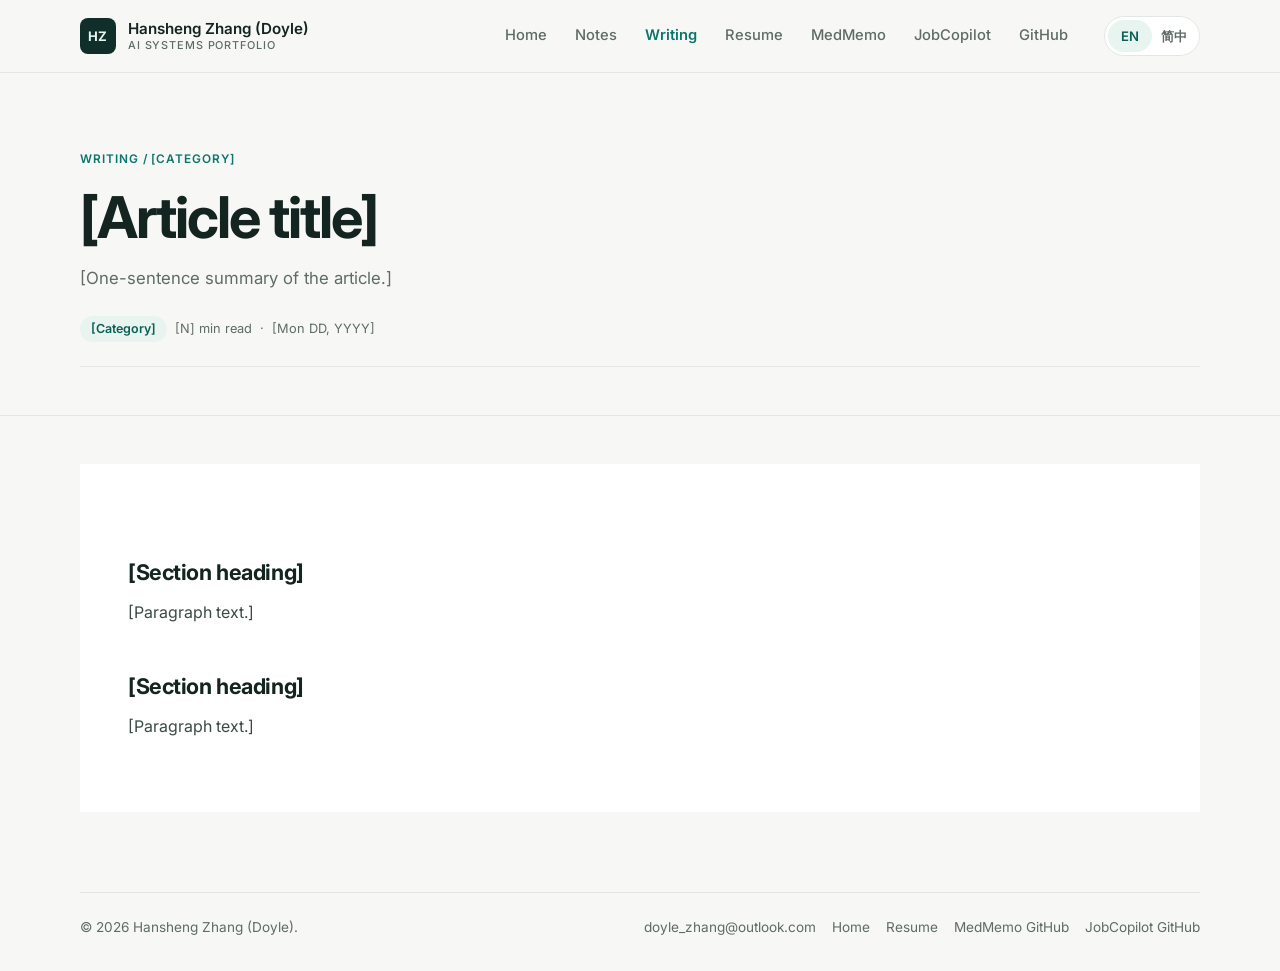
<file: writing/_template.html>
<!doctype html>
<html lang="en">
  <head>
    <meta charset="utf-8">
    <meta name="viewport" content="width=device-width, initial-scale=1">
    <meta name="description" content="[One-sentence summary of the article.]">
    <title>[Article title] | Writing</title>
    <meta name="robots" content="noindex">
    <link rel="preconnect" href="https://fonts.googleapis.com">
    <link rel="preconnect" href="https://fonts.gstatic.com" crossorigin>
    <link href="https://fonts.googleapis.com/css2?family=Inter:wght@400;500;600;700&amp;family=JetBrains+Mono:wght@400;500&amp;display=swap" rel="stylesheet">
    <link rel="stylesheet" href="../styles.css">
    <script src="../script.js" defer></script>
  </head>
  <body>
    <a class="skip-link" href="#main" data-i18n="common.skip">Skip to content</a>
    <header class="site-header">
      <div class="nav-wrap">
        <a class="brand" href="../index.html" aria-label="Hansheng Zhang (Doyle) home" data-i18n-attr="aria-label:common.homeAria">
          <span class="brand-mark">HZ</span>
          <span class="brand-name">
            <span data-i18n="common.name">Hansheng Zhang (Doyle)</span>
            <small data-i18n="common.siteDescription">AI systems portfolio</small>
          </span>
        </a>
        <button class="nav-toggle" type="button" aria-expanded="false" aria-controls="nav-menu" aria-label="Toggle menu" data-i18n-attr="aria-label:common.menuToggle">
          <span class="nav-toggle-bars" aria-hidden="true"></span>
        </button>
        <div class="nav-menu" id="nav-menu">
          <nav class="site-nav" aria-label="Primary navigation" data-i18n-attr="aria-label:common.navAria">
            <a data-nav href="../index.html" data-i18n="common.navHome">Home</a>
            <a data-nav data-nav-section="notes" href="../notes.html" data-i18n="common.navNotes">Notes</a>
            <a data-nav data-nav-section="writing" href="../writing.html" data-i18n="common.navWriting">Writing</a>
            <a data-nav href="../resume.html" data-i18n="common.navResume">Resume</a>
            <a data-nav href="../medmemo.html" data-i18n="common.navMedMemo">MedMemo</a>
            <a data-nav href="../jobcopilot.html" data-i18n="common.navJobCopilot">JobCopilot</a>
            <a href="https://github.com/hzhan516" target="_blank" rel="noreferrer" data-i18n="common.navGitHub">GitHub</a>
          </nav>
          <div class="lang-switcher" aria-label="Language selector" data-i18n-attr="aria-label:common.languageSelector">
            <button type="button" data-lang-option="en" data-i18n="common.languageEnglish">EN</button>
            <button type="button" data-lang-option="zh-CN" data-i18n="common.languageChinese">简中</button>
          </div>
        </div>
      </div>
    </header>

    <main id="main">
      <section class="page-hero">
        <div class="container">
          <p class="eyebrow">Writing / [Category]</p>
          <h1 class="page-title">[Article title]</h1>
          <p class="page-kicker">[One-sentence summary of the article.]</p>
          <div class="kb-meta">
            <span class="tag">[Category]</span>
            <span>[N] min read</span>
            <span>·</span>
            <time datetime="YYYY-MM-DD">[Mon DD, YYYY]</time>
          </div>
        </div>
      </section>

      <section class="section">
        <div class="container">
          <article class="kb-article">
            <section id="section-1">
              <h2>[Section heading]</h2>
              <p>[Paragraph text.]</p>
            </section>
            <section id="section-2">
              <h2>[Section heading]</h2>
              <p>[Paragraph text.]</p>
            </section>
          </article>
        </div>
      </section>
    </main>

    <footer class="site-footer">
      <div class="container footer-wrap">
        <p>&copy; <span data-year></span> <span data-i18n="common.name">Hansheng Zhang (Doyle)</span>.</p>
        <div class="footer-links">
          <a href="mailto:doyle_zhang@outlook.com" data-i18n="common.footerEmail">doyle_zhang@outlook.com</a>
          <a href="../index.html" data-i18n="common.footerHome">Home</a>
          <a href="../resume.html" data-i18n="common.footerResume">Resume</a>
          <a href="https://github.com/hzhan516/medmemo" target="_blank" rel="noreferrer" data-i18n="common.footerMedMemoGitHub">MedMemo GitHub</a>
          <a href="https://github.com/hzhan516/JobCopilot" target="_blank" rel="noreferrer" data-i18n="common.footerJobCopilotGitHub">JobCopilot GitHub</a>
        </div>
      </div>
    </footer>
  </body>
</html>
</file>
<file: styles.css>
:root {
  --page: #f7f8f6;
  --surface: #ffffff;
  --ink: #142421;
  --ink-soft: #3b4a46;
  --muted: #5f6b67;
  --line: #e3e7e4;
  --primary: #0d766c;
  --primary-strong: #0a5f57;
  --deep: #102e2a;
  --deep-line: rgba(232, 244, 239, 0.14);
  --on-deep: #e8f4ef;
  --on-deep-muted: rgba(232, 244, 239, 0.72);
  --mint: #e8f4ef;
  --mint-strong: #7fd1b9;
  --font-body: "Inter", "Segoe UI", system-ui, sans-serif;
  --font-mono: "JetBrains Mono", ui-monospace, "SFMono-Regular", Menlo, monospace;
  --space-1: 0.25rem;
  --space-2: 0.5rem;
  --space-3: 0.75rem;
  --space-4: 1rem;
  --space-5: 1.5rem;
  --space-6: 2rem;
  --space-7: 3rem;
  --space-8: 4.5rem;
  --radius: 12px;
  --radius-lg: 16px;
  --max: 1120px;
}

* {
  box-sizing: border-box;
}

html {
  scroll-behavior: smooth;
}

body {
  margin: 0;
  background: var(--page);
  color: var(--ink);
  font-family: var(--font-body);
  font-size: 16px;
  line-height: 1.6;
  -webkit-font-smoothing: antialiased;
}

img,
svg {
  display: block;
  max-width: 100%;
}

a {
  color: inherit;
  text-decoration-thickness: 0.08em;
  text-underline-offset: 0.18em;
}

a:hover {
  color: var(--primary);
}

:focus-visible {
  outline: 2px solid var(--primary);
  outline-offset: 3px;
}

.skip-link {
  position: absolute;
  left: var(--space-4);
  top: var(--space-4);
  z-index: 20;
  transform: translateY(-160%);
  background: var(--deep);
  color: var(--on-deep);
  padding: var(--space-2) var(--space-4);
  border-radius: var(--radius);
}

.skip-link:focus {
  transform: translateY(0);
}

.site-header {
  position: sticky;
  top: 0;
  z-index: 10;
  border-bottom: 1px solid var(--line);
  background: rgba(247, 248, 246, 0.92);
  backdrop-filter: blur(14px);
}

.nav-wrap,
.container {
  width: min(var(--max), calc(100% - 40px));
  margin-inline: auto;
}

.nav-wrap {
  min-height: 72px;
  display: flex;
  align-items: center;
  justify-content: space-between;
  gap: var(--space-5);
}

.brand {
  display: inline-flex;
  align-items: center;
  gap: var(--space-3);
  text-decoration: none;
  font-weight: 600;
}

.brand:hover {
  color: var(--ink);
}

.brand-mark {
  width: 36px;
  height: 36px;
  display: grid;
  place-items: center;
  flex: 0 0 auto;
  border-radius: 8px;
  background: var(--deep);
  color: var(--on-deep);
  font-size: 0.82rem;
  font-weight: 700;
  letter-spacing: 0.02em;
}

.brand-name {
  display: flex;
  flex-direction: column;
  line-height: 1.2;
  font-size: 0.95rem;
}

.brand-name small {
  color: var(--muted);
  font-size: 0.68rem;
  font-weight: 500;
  letter-spacing: 0.08em;
  text-transform: uppercase;
}

.nav-menu {
  display: flex;
  align-items: center;
  gap: var(--space-5);
}

.site-nav {
  display: flex;
  align-items: center;
  gap: var(--space-1);
}

.site-nav a {
  min-height: 40px;
  display: inline-flex;
  align-items: center;
  padding: 0 var(--space-3);
  color: var(--muted);
  text-decoration: none;
  font-size: 0.92rem;
  font-weight: 500;
}

.site-nav a:hover {
  color: var(--ink);
}

.site-nav a[aria-current="page"] {
  color: var(--primary);
  font-weight: 600;
}

.lang-switcher {
  display: inline-flex;
  flex: 0 0 auto;
  align-items: center;
  border: 1px solid var(--line);
  border-radius: 999px;
  background: var(--surface);
  padding: 3px;
}

.lang-switcher button {
  min-width: 44px;
  min-height: 32px;
  border: 0;
  border-radius: 999px;
  background: transparent;
  color: var(--muted);
  cursor: pointer;
  font: inherit;
  font-size: 0.82rem;
  font-weight: 600;
}

.lang-switcher button:hover {
  color: var(--ink);
}

.lang-switcher button.is-active {
  background: var(--mint);
  color: var(--primary-strong);
}

.nav-toggle {
  display: none;
  width: 44px;
  height: 44px;
  border: 1px solid var(--line);
  border-radius: 10px;
  background: var(--surface);
  color: var(--ink);
  cursor: pointer;
  place-items: center;
  padding: 0;
}

.nav-toggle-bars,
.nav-toggle-bars::before,
.nav-toggle-bars::after {
  display: block;
  width: 18px;
  height: 2px;
  border-radius: 2px;
  background: currentColor;
  content: "";
}

.nav-toggle-bars {
  position: relative;
}

.nav-toggle-bars::before,
.nav-toggle-bars::after {
  position: absolute;
  left: 0;
}

.nav-toggle-bars::before {
  top: -6px;
}

.nav-toggle-bars::after {
  top: 6px;
}

main {
  overflow: hidden;
}

.hero,
.page-hero {
  padding: var(--space-8) 0 var(--space-7);
}

.hero-grid,
.project-hero-grid {
  display: grid;
  grid-template-columns: minmax(0, 1.1fr) minmax(320px, 0.9fr);
  align-items: center;
  gap: var(--space-7);
}

.eyebrow {
  display: inline-flex;
  width: fit-content;
  align-items: center;
  margin: 0 0 var(--space-4);
  color: var(--primary);
  font-size: 0.74rem;
  font-weight: 600;
  letter-spacing: 0.08em;
  text-transform: uppercase;
}

h1,
h2,
h3 {
  margin: 0;
  color: var(--ink);
  font-weight: 700;
  letter-spacing: -0.02em;
  line-height: 1.12;
}

h1 {
  max-width: 820px;
  font-size: clamp(2.6rem, 6vw, 4.2rem);
  letter-spacing: -0.035em;
}

.page-title {
  font-size: clamp(2.3rem, 5vw, 3.6rem);
}

h2 {
  font-size: clamp(1.6rem, 3vw, 2.1rem);
}

h3 {
  font-size: 1.12rem;
  letter-spacing: -0.01em;
}

p {
  margin: 0;
}

.lead {
  max-width: 640px;
  margin-top: var(--space-5);
  color: var(--muted);
  font-size: 1.08rem;
}

.hero-actions,
.inline-actions {
  display: flex;
  align-items: center;
  flex-wrap: wrap;
  gap: var(--space-3);
  margin-top: var(--space-6);
}

.button {
  min-height: 44px;
  display: inline-flex;
  align-items: center;
  justify-content: center;
  gap: var(--space-2);
  border: 1px solid var(--primary);
  border-radius: 10px;
  padding: 0.6rem 1.1rem;
  background: var(--primary);
  color: #ffffff;
  text-decoration: none;
  font-size: 0.92rem;
  font-weight: 600;
  transition: background 160ms ease, border-color 160ms ease, color 160ms ease;
}

.button:hover {
  border-color: var(--primary-strong);
  background: var(--primary-strong);
  color: #ffffff;
}

.button.secondary {
  border-color: var(--line);
  background: var(--surface);
  color: var(--ink);
}

.button.secondary:hover {
  border-color: var(--primary);
  color: var(--primary);
}

.text-link {
  min-height: 44px;
  display: inline-flex;
  align-items: center;
  color: var(--primary);
  font-size: 0.92rem;
  font-weight: 600;
  text-decoration: none;
}

.text-link:hover {
  color: var(--primary-strong);
  text-decoration: underline;
}

.code-window {
  overflow: hidden;
  border-radius: var(--radius-lg);
  background: var(--deep);
  color: var(--on-deep);
  box-shadow: 0 24px 48px rgba(16, 46, 42, 0.18);
}

.code-window-bar {
  display: flex;
  align-items: center;
  gap: 6px;
  margin: var(--space-3);
  padding: var(--space-2) var(--space-3);
  border-radius: 8px;
  background: rgba(232, 244, 239, 0.07);
}

.code-window-bar span {
  width: 9px;
  height: 9px;
  border-radius: 50%;
  background: #ef6b5f;
}

.code-window-bar span:nth-child(2) {
  background: #f2bf4e;
}

.code-window-bar span:nth-child(3) {
  background: #5cc98a;
}

.code-window-bar small {
  margin-left: auto;
  margin-right: auto;
  color: var(--on-deep-muted);
  font-family: var(--font-mono);
  font-size: 0.72rem;
}

.code-window pre {
  margin: 0;
  padding: var(--space-4) var(--space-5) var(--space-5);
  overflow-x: auto;
  font-family: var(--font-mono);
  font-size: 0.86rem;
  line-height: 1.9;
  white-space: pre-wrap;
}

.code-comment {
  color: var(--mint-strong);
}

.code-key {
  color: var(--on-deep-muted);
}

.code-status {
  display: flex;
  align-items: center;
  gap: var(--space-2);
  padding: 0 var(--space-5) var(--space-5);
  color: var(--on-deep-muted);
  font-size: 0.78rem;
}

.code-status::before {
  width: 7px;
  height: 7px;
  border-radius: 50%;
  background: var(--mint-strong);
  content: "";
}

.section {
  padding: var(--space-7) 0;
}

.section.compact {
  padding: var(--space-5) 0;
}

.section-header {
  display: flex;
  justify-content: space-between;
  align-items: flex-end;
  gap: var(--space-5);
  margin-bottom: var(--space-5);
}

.section-header p.eyebrow {
  margin-bottom: var(--space-2);
  color: var(--primary);
}

.proof-band .section-header p.eyebrow {
  color: var(--mint-strong);
}

.section-header p {
  max-width: 480px;
  color: var(--muted);
  font-size: 0.95rem;
}

.route-grid,
.project-grid,
.proof-grid,
.stack-grid,
.metrics-grid {
  display: grid;
  gap: var(--space-4);
}

.route-grid {
  grid-template-columns: repeat(3, minmax(0, 1fr));
}

.route-card,
.project-card,
.proof-item,
.stack-item,
.metric-item {
  min-height: 100%;
  padding: var(--space-5);
  border: 1px solid var(--line);
  border-radius: var(--radius);
  background: var(--surface);
}

.route-card {
  display: flex;
  flex-direction: column;
  gap: var(--space-4);
}

.route-card:nth-child(3) {
  border-color: transparent;
  background: var(--mint);
}

.route-card .eyebrow {
  margin-bottom: var(--space-3);
  padding: 0.2rem 0.65rem;
  border-radius: 999px;
  background: var(--mint);
  color: var(--primary-strong);
  font-size: 0.68rem;
}

.route-card:nth-child(3) .eyebrow,
.route-card:nth-child(3) .tag {
  background: var(--surface);
}

.route-card p,
.project-card p,
.proof-item p,
.stack-item p,
.metric-item p {
  color: var(--muted);
  font-size: 0.94rem;
}

.route-card .button,
.project-card .button {
  margin-top: auto;
  width: fit-content;
}

.tag-row {
  display: flex;
  flex-wrap: wrap;
  gap: var(--space-2);
}

.tag {
  display: inline-flex;
  align-items: center;
  min-height: 26px;
  border-radius: 999px;
  padding: 0.15rem 0.7rem;
  background: var(--mint);
  color: var(--primary-strong);
  font-size: 0.78rem;
  font-weight: 600;
}

.proof-grid {
  grid-template-columns: repeat(3, minmax(0, 1fr));
}

.proof-number {
  display: block;
  margin-bottom: var(--space-3);
  color: var(--primary);
  font-size: 2rem;
  font-weight: 700;
  letter-spacing: -0.03em;
  line-height: 1.1;
}

.proof-band > .container {
  padding: var(--space-7) var(--space-6);
  border-radius: var(--radius-lg);
  background: var(--deep);
  color: var(--on-deep);
}

.proof-band h2,
.proof-band h3 {
  color: var(--on-deep);
}

.proof-band .eyebrow {
  color: var(--mint-strong);
}

.proof-band .section-header p,
.proof-band .stack-item p {
  color: var(--on-deep-muted);
}

.proof-band .stack-item {
  border-color: var(--deep-line);
  background: rgba(232, 244, 239, 0.05);
}

.about-banner {
  display: flex;
  align-items: center;
  justify-content: space-between;
  gap: var(--space-5);
  padding: var(--space-6);
  border-radius: var(--radius-lg);
  background: var(--deep);
  color: var(--on-deep);
}

.about-banner h2 {
  color: var(--on-deep);
  font-size: 1.4rem;
}

.about-banner p {
  margin-top: var(--space-2);
  color: var(--on-deep-muted);
  font-size: 0.9rem;
}

.about-banner .button {
  flex: 0 0 auto;
  border-color: var(--surface);
  background: var(--surface);
  color: var(--deep);
}

.about-banner .button:hover {
  background: var(--mint);
  border-color: var(--mint);
  color: var(--deep);
}

.page-hero {
  border-bottom: 1px solid var(--line);
}

.page-kicker {
  max-width: 680px;
  margin-top: var(--space-4);
  color: var(--muted);
  font-size: 1.05rem;
}

.resume-layout {
  display: grid;
  grid-template-columns: 300px minmax(0, 1fr);
  gap: var(--space-7);
  align-items: start;
}

.resume-side {
  position: sticky;
  top: 96px;
  display: grid;
  padding: var(--space-6) var(--space-5);
  border-radius: var(--radius-lg);
  background: var(--deep);
  color: var(--on-deep);
}

.side-name {
  padding-bottom: var(--space-5);
  border-bottom: 1px solid var(--deep-line);
}

.side-name strong {
  display: block;
  font-size: 1.2rem;
  font-weight: 600;
}

.side-name span {
  color: var(--on-deep-muted);
  font-size: 0.85rem;
}

.side-section {
  padding: var(--space-5) 0;
  border-bottom: 1px solid var(--deep-line);
}

.side-section:last-child {
  padding-bottom: 0;
  border-bottom: 0;
}

.side-section h2 {
  margin-bottom: var(--space-3);
  color: var(--mint-strong);
  font-size: 0.72rem;
  font-weight: 600;
  letter-spacing: 0.08em;
  text-transform: uppercase;
}

.side-section h3 {
  margin-bottom: var(--space-2);
  color: var(--on-deep);
  font-size: 0.86rem;
  font-weight: 600;
}

.side-section .skill-groups {
  display: grid;
  gap: var(--space-4);
}

.side-section .tag {
  background: rgba(232, 244, 239, 0.1);
  color: var(--on-deep);
  font-weight: 500;
}

.side-section .resume-list li,
.side-section .resume-list span {
  color: var(--on-deep-muted);
}

.side-section .resume-list li {
  padding-left: 0;
  border-left: 0;
  font-size: 0.9rem;
}

.side-section .resume-list strong {
  display: inline;
  color: var(--on-deep);
  font-weight: 600;
}

.side-links {
  display: grid;
  gap: var(--space-2);
  font-size: 0.9rem;
}

.side-links a {
  color: var(--on-deep);
  overflow-wrap: anywhere;
  text-decoration: none;
}

.side-links a:hover {
  color: var(--mint-strong);
  text-decoration: underline;
}

.resume-main {
  display: grid;
}

.resume-block {
  padding: var(--space-6) 0;
  border-bottom: 1px solid var(--line);
}

.resume-block:first-child {
  padding-top: 0;
}

.resume-block:last-child {
  border-bottom: 0;
}

.resume-block > h2 {
  margin-bottom: var(--space-4);
  color: var(--primary);
  font-size: 0.74rem;
  font-weight: 600;
  letter-spacing: 0.08em;
  text-transform: uppercase;
}

.resume-block p {
  color: var(--ink-soft);
}

.resume-block p + p {
  margin-top: var(--space-3);
}

.resume-list {
  display: grid;
  gap: var(--space-3);
  padding: 0;
  margin: 0;
  list-style: none;
}

.resume-list li {
  padding-left: var(--space-4);
  border-left: 2px solid var(--mint);
  color: var(--ink-soft);
}

.resume-list strong {
  display: block;
  color: var(--ink);
  font-weight: 600;
}

.project-grid {
  grid-template-columns: repeat(2, minmax(0, 1fr));
}

.project-card {
  display: grid;
  align-content: start;
  gap: var(--space-4);
}

.project-head {
  display: flex;
  align-items: center;
  gap: var(--space-3);
}

.project-head p {
  font-size: 0.86rem;
}

.project-logo {
  width: 48px;
  height: 48px;
  flex: 0 0 auto;
  border: 1px solid var(--line);
  border-radius: 10px;
  object-fit: cover;
  background: var(--surface);
}

.project-card .resume-list li {
  font-size: 0.92rem;
}

.project-visual {
  padding: var(--space-6);
  border: 1px solid var(--line);
  border-radius: var(--radius-lg);
  background: var(--surface);
}

.project-visual img {
  width: 100%;
  max-height: 280px;
  object-fit: contain;
  margin-inline: auto;
}

.project-visual .caption {
  margin-top: var(--space-5);
  padding: var(--space-3) var(--space-4);
  border-radius: 10px;
  background: var(--mint);
  color: var(--primary-strong);
  font-size: 0.9rem;
}

.metrics-grid {
  grid-template-columns: repeat(4, minmax(0, 1fr));
}

.metric-item strong {
  display: block;
  margin-bottom: var(--space-2);
  color: var(--primary);
  font-size: 1.5rem;
  font-weight: 700;
  letter-spacing: -0.02em;
  line-height: 1.2;
}

.stack-grid {
  grid-template-columns: repeat(3, minmax(0, 1fr));
}

.stack-item h3 {
  margin-bottom: var(--space-2);
}

.split-section {
  display: grid;
  grid-template-columns: minmax(0, 0.85fr) minmax(0, 1fr);
  gap: var(--space-7);
  align-items: start;
}

.feature-list {
  display: grid;
  gap: var(--space-3);
  padding: 0;
  margin: 0;
  list-style: none;
  counter-reset: feature;
}

.feature-list li {
  display: grid;
  grid-template-columns: 40px minmax(0, 1fr);
  gap: var(--space-3);
  align-items: start;
  padding: var(--space-4);
  border: 1px solid var(--line);
  border-radius: var(--radius);
  background: var(--surface);
  counter-increment: feature;
}

.feature-list li::before {
  display: grid;
  place-items: center;
  height: 26px;
  border-radius: 999px;
  background: var(--mint);
  color: var(--primary-strong);
  content: counter(feature, decimal-leading-zero);
  font-size: 0.72rem;
  font-weight: 600;
}

.feature-list h3 {
  margin-bottom: var(--space-1);
  font-size: 1rem;
}

.feature-list p {
  color: var(--muted);
  font-size: 0.92rem;
}

.notice {
  padding: var(--space-5);
  border-left: 3px solid var(--primary);
  border-radius: 0 var(--radius) var(--radius) 0;
  background: var(--mint);
}

.notice strong {
  display: block;
  margin-bottom: var(--space-2);
  color: var(--primary-strong);
  font-size: 0.74rem;
  letter-spacing: 0.08em;
  text-transform: uppercase;
}

.notice p {
  color: var(--ink);
}

.site-footer {
  padding: var(--space-6) 0;
}

.footer-wrap {
  display: flex;
  align-items: center;
  justify-content: space-between;
  gap: var(--space-4);
  padding-top: var(--space-5);
  border-top: 1px solid var(--line);
  color: var(--muted);
  font-size: 0.85rem;
}

.footer-links {
  display: flex;
  flex-wrap: wrap;
  gap: var(--space-4);
}

.footer-links a {
  text-decoration: none;
}

.footer-links a:hover {
  text-decoration: underline;
}

main.kb-layout {
  overflow: visible;
}

.kb-layout {
  display: grid;
  grid-template-columns: 240px minmax(0, 1fr) 200px;
  min-height: calc(100vh - 73px);
}

.kb-sidebar {
  position: sticky;
  top: 73px;
  align-self: start;
  display: flex;
  flex-direction: column;
  gap: var(--space-5);
  max-height: calc(100vh - 73px);
  overflow-y: auto;
  padding: var(--space-6) var(--space-4);
  border-right: 1px solid var(--line);
}

.kb-label {
  margin-bottom: var(--space-2);
  color: var(--muted);
  font-size: 0.68rem;
  font-weight: 600;
  letter-spacing: 0.08em;
  text-transform: uppercase;
}

.kb-search input {
  width: 100%;
  min-height: 38px;
  border: 1px solid var(--line);
  border-radius: 10px;
  padding: 0 var(--space-3);
  background: var(--surface);
  color: var(--ink);
  font: inherit;
  font-size: 0.86rem;
}

.kb-nav {
  display: grid;
  gap: var(--space-1);
  padding: 0;
  margin: 0;
  list-style: none;
  font-size: 0.88rem;
}

.kb-nav a {
  display: block;
  padding: 0.35rem 0.7rem;
  border-radius: 8px;
  color: var(--ink-soft);
  text-decoration: none;
}

.kb-nav a:hover {
  color: var(--primary);
}

.kb-nav a[aria-current="page"] {
  background: var(--mint);
  color: var(--primary-strong);
  font-weight: 600;
}

.kb-group summary {
  padding: 0.35rem 0.7rem;
  color: var(--ink);
  cursor: pointer;
  font-size: 0.88rem;
  font-weight: 600;
}

.kb-group .kb-nav {
  padding-left: var(--space-3);
}

.kb-empty {
  padding: 0.35rem 0.7rem;
  color: var(--muted);
  font-size: 0.82rem;
}

.kb-card {
  margin-top: auto;
  padding: var(--space-4);
  border-radius: var(--radius);
  background: var(--deep);
  color: var(--on-deep);
}

.kb-card strong {
  display: block;
  margin-bottom: var(--space-1);
  font-size: 0.9rem;
}

.kb-card p {
  color: var(--on-deep-muted);
  font-size: 0.8rem;
}

.kb-article {
  min-width: 0;
  padding: var(--space-7) var(--space-7) var(--space-8);
  background: var(--surface);
}

.kb-article > * {
  max-width: 720px;
}

.kb-article .breadcrumb {
  margin-bottom: var(--space-4);
  color: var(--primary);
  font-size: 0.72rem;
  font-weight: 600;
  letter-spacing: 0.08em;
  text-transform: uppercase;
}

.kb-article h1 {
  font-size: clamp(2rem, 4vw, 2.8rem);
}

.kb-article .lead {
  margin-top: var(--space-4);
  font-size: 1rem;
}

.kb-meta {
  display: flex;
  flex-wrap: wrap;
  align-items: center;
  gap: var(--space-2);
  margin-top: var(--space-5);
  padding-bottom: var(--space-5);
  border-bottom: 1px solid var(--line);
  color: var(--muted);
  font-size: 0.8rem;
}

.kb-article section {
  margin-top: var(--space-7);
  scroll-margin-top: 96px;
}

.kb-article section > h2 {
  margin-bottom: var(--space-3);
  font-size: 1.35rem;
}

.kb-article section > p {
  color: var(--ink-soft);
}

.kb-article section > * + * {
  margin-top: var(--space-4);
}

.step-list {
  display: grid;
  gap: var(--space-3);
  padding: 0;
  list-style: none;
  counter-reset: step;
}

.step-list li {
  display: grid;
  grid-template-columns: 44px minmax(0, 1fr);
  gap: var(--space-3);
  align-items: start;
  padding: var(--space-3) var(--space-4);
  border: 1px solid var(--line);
  border-radius: var(--radius);
  counter-increment: step;
}

.step-list li::before {
  display: grid;
  place-items: center;
  height: 26px;
  border-radius: 999px;
  background: var(--mint);
  color: var(--primary-strong);
  content: counter(step, decimal-leading-zero);
  font-size: 0.72rem;
  font-weight: 600;
}

.step-list strong {
  display: block;
  font-size: 0.95rem;
}

.step-list span {
  color: var(--muted);
  font-size: 0.86rem;
}

.code-block {
  overflow-x: auto;
  margin: 0;
  padding: var(--space-5);
  border-radius: var(--radius);
  background: var(--deep);
  color: var(--on-deep);
  font-family: var(--font-mono);
  font-size: 0.84rem;
  line-height: 1.9;
}

.kb-toc {
  position: sticky;
  top: 73px;
  align-self: start;
  padding: var(--space-7) var(--space-4);
  border-left: 1px solid var(--line);
}

.kb-toc ul {
  display: grid;
  gap: var(--space-2);
  padding: 0 0 0 var(--space-3);
  margin: 0 0 var(--space-5);
  border-left: 2px solid var(--line);
  list-style: none;
  font-size: 0.82rem;
}

.kb-toc a {
  color: var(--muted);
  text-decoration: none;
}

.kb-toc a:hover {
  color: var(--primary);
}

.kb-toc .text-link {
  min-height: auto;
  padding-top: var(--space-4);
  border-top: 1px solid var(--line);
  font-size: 0.78rem;
}

.post-card {
  display: flex;
  flex-direction: column;
  gap: var(--space-3);
}

.post-card .eyebrow {
  margin-bottom: 0;
}

.post-card .text-link {
  margin-top: auto;
  min-height: auto;
}

.empty-state {
  padding: var(--space-6);
  border: 1px dashed var(--line);
  border-radius: var(--radius);
  background: var(--surface);
  color: var(--muted);
}

.empty-state strong {
  display: block;
  margin-bottom: var(--space-2);
  color: var(--ink);
}

.empty-state .text-link {
  margin-top: var(--space-3);
}

@media (max-width: 1100px) {
  .kb-layout {
    grid-template-columns: 220px minmax(0, 1fr);
  }

  .kb-toc {
    display: none;
  }
}

@media (max-width: 820px) {
  .kb-layout {
    grid-template-columns: 1fr;
  }

  .kb-sidebar {
    position: static;
    max-height: none;
    border-right: 0;
    border-bottom: 1px solid var(--line);
  }

  .kb-card {
    display: none;
  }

  .kb-article {
    padding: var(--space-6) 20px var(--space-7);
  }
}

@media (prefers-reduced-motion: no-preference) {
  .hero-copy,
  .code-window,
  .page-hero .container,
  .project-visual {
    animation: rise-in 520ms ease both;
  }

  .code-window,
  .project-visual {
    animation-delay: 100ms;
  }

  @keyframes rise-in {
    from {
      opacity: 0;
      transform: translateY(14px);
    }

    to {
      opacity: 1;
      transform: translateY(0);
    }
  }
}

@media (max-width: 980px) {
  .hero-grid,
  .project-hero-grid,
  .resume-layout,
  .split-section {
    grid-template-columns: 1fr;
  }

  .resume-side {
    position: static;
  }

  .route-grid,
  .proof-grid,
  .metrics-grid,
  .stack-grid {
    grid-template-columns: repeat(2, minmax(0, 1fr));
  }
}

@media (max-width: 820px) {
  .nav-toggle {
    display: grid;
  }

  .nav-menu {
    display: none;
    position: absolute;
    top: 100%;
    left: 0;
    right: 0;
    flex-direction: column;
    align-items: stretch;
    gap: var(--space-4);
    padding: var(--space-4) 20px var(--space-5);
    border-bottom: 1px solid var(--line);
    background: var(--page);
  }

  .site-header.is-open .nav-menu {
    display: flex;
  }

  .site-nav {
    flex-direction: column;
    align-items: stretch;
  }

  .site-nav a {
    padding-inline: 0;
    border-bottom: 1px solid var(--line);
  }

  .lang-switcher {
    align-self: flex-start;
  }
}

@media (max-width: 720px) {
  .hero,
  .page-hero {
    padding: var(--space-7) 0 var(--space-6);
  }

  .section {
    padding: var(--space-6) 0;
  }

  h1,
  .page-title {
    font-size: 2.4rem;
  }

  .lead,
  .page-kicker {
    font-size: 1rem;
  }

  .section-header,
  .about-banner {
    display: grid;
    align-items: start;
  }

  .route-grid,
  .proof-grid,
  .project-grid,
  .metrics-grid,
  .stack-grid {
    grid-template-columns: 1fr;
  }

  .proof-band > .container {
    padding: var(--space-6) var(--space-4);
  }

  .footer-wrap {
    align-items: flex-start;
    flex-direction: column;
  }
}

.resume-entry {
  display: grid;
  gap: var(--space-3);
}

.resume-entry + .resume-entry {
  margin-top: var(--space-6);
}

.entry-head {
  display: flex;
  flex-wrap: wrap;
  align-items: baseline;
  justify-content: space-between;
  gap: var(--space-1) var(--space-4);
}

.entry-head h3 {
  font-size: 1rem;
}

.entry-meta {
  color: var(--muted);
  font-size: 0.86rem;
}
</file>
